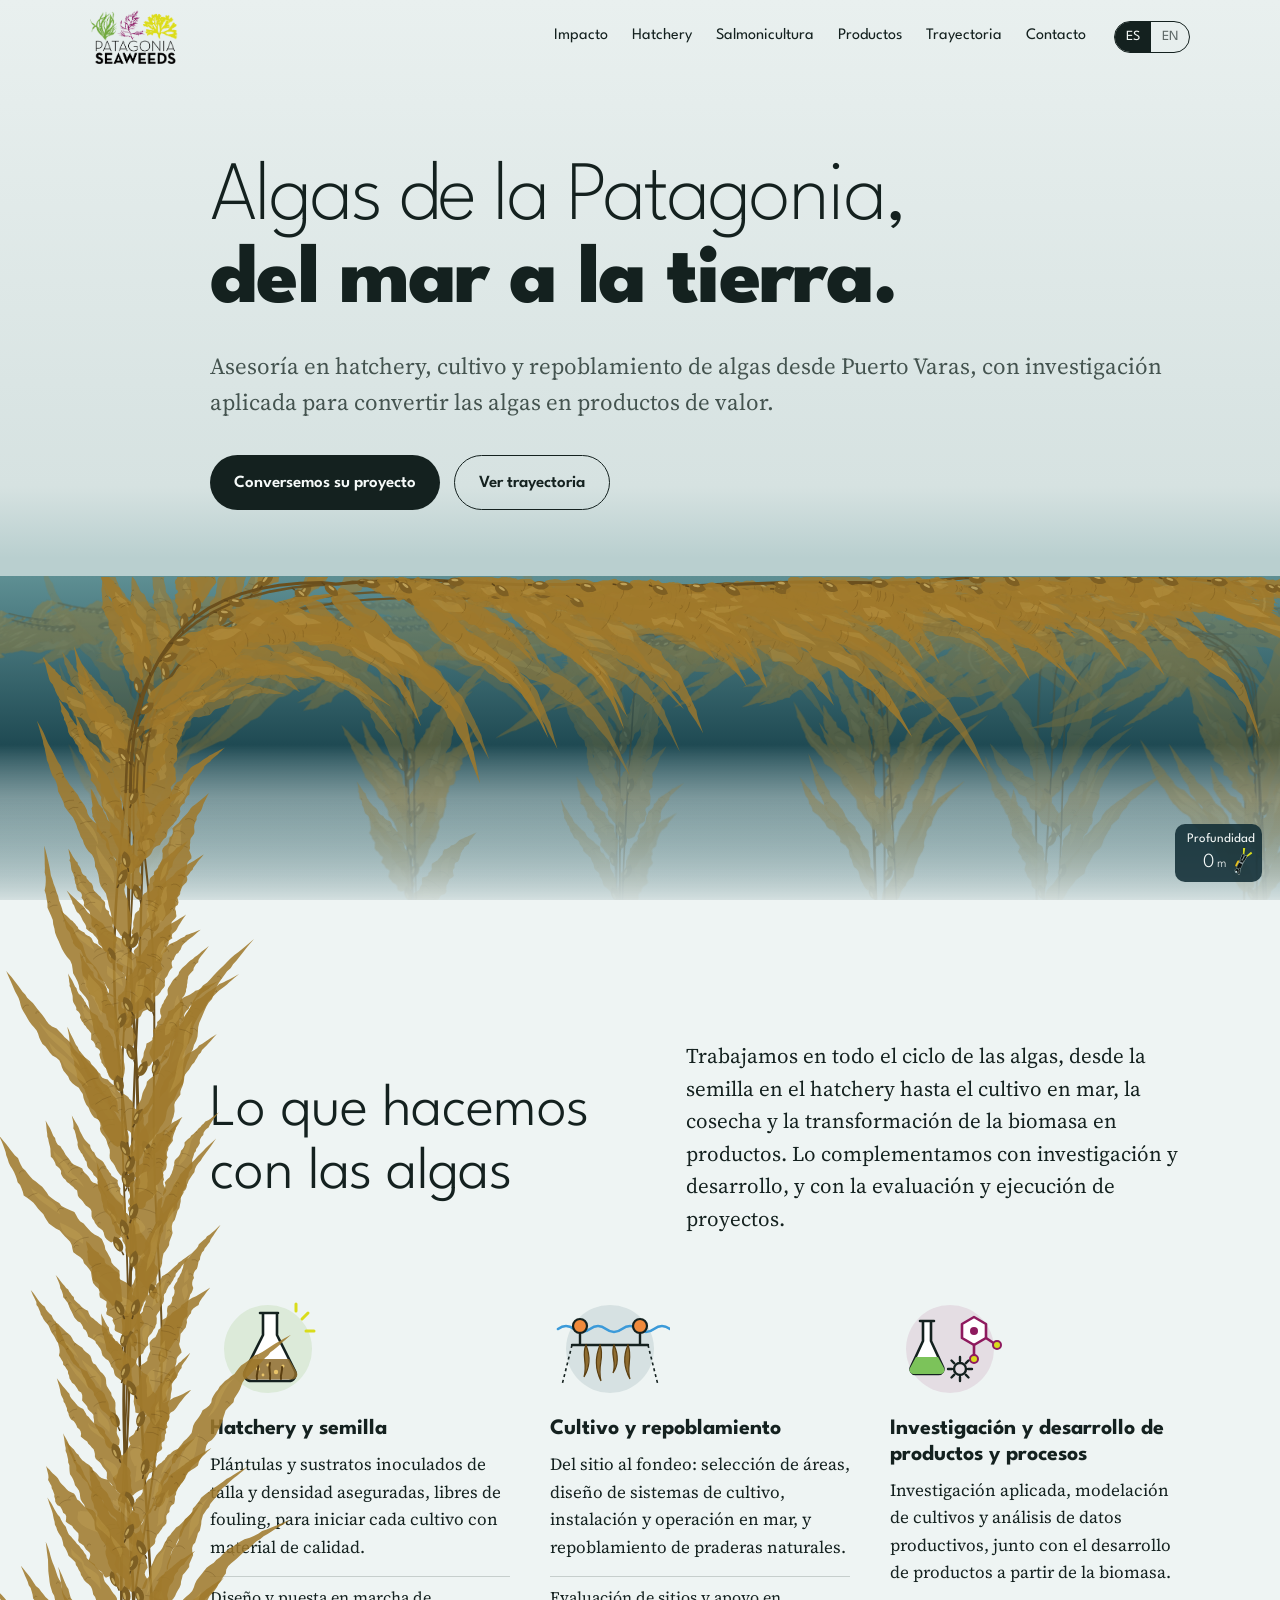
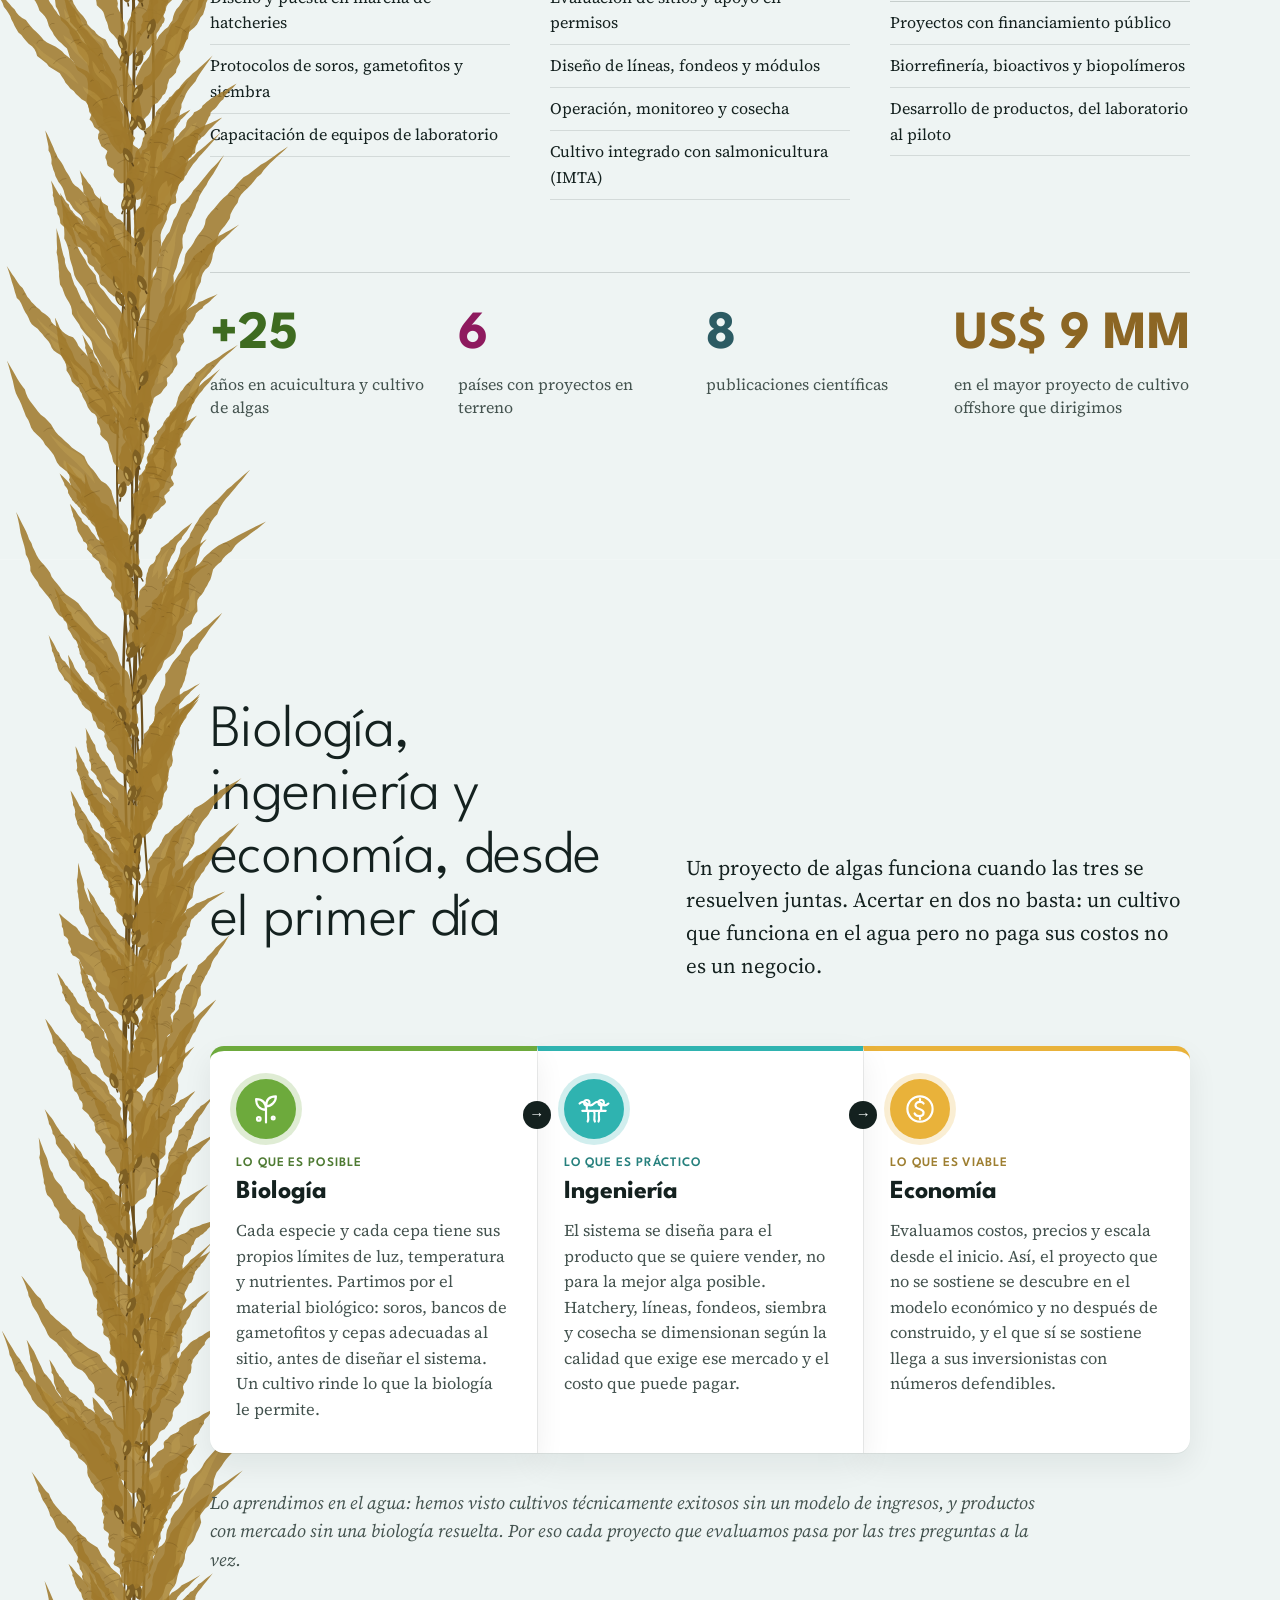
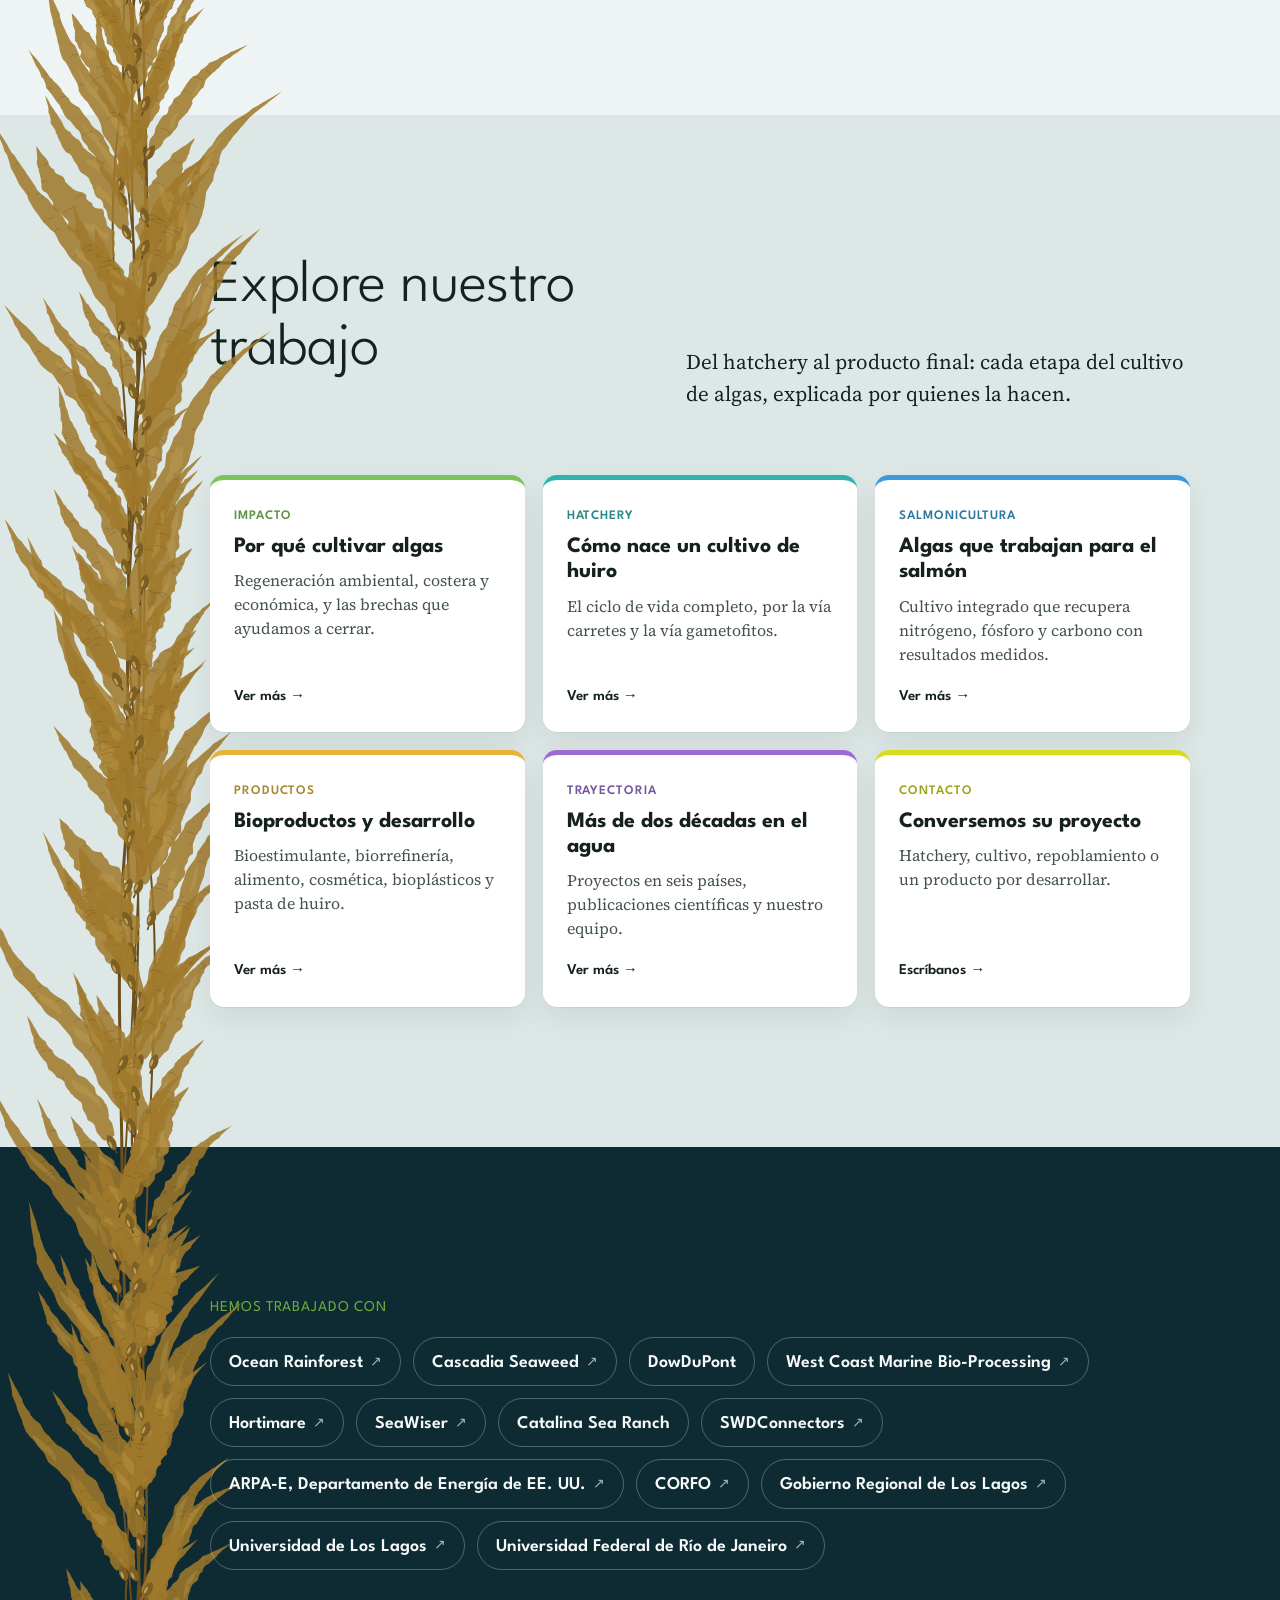
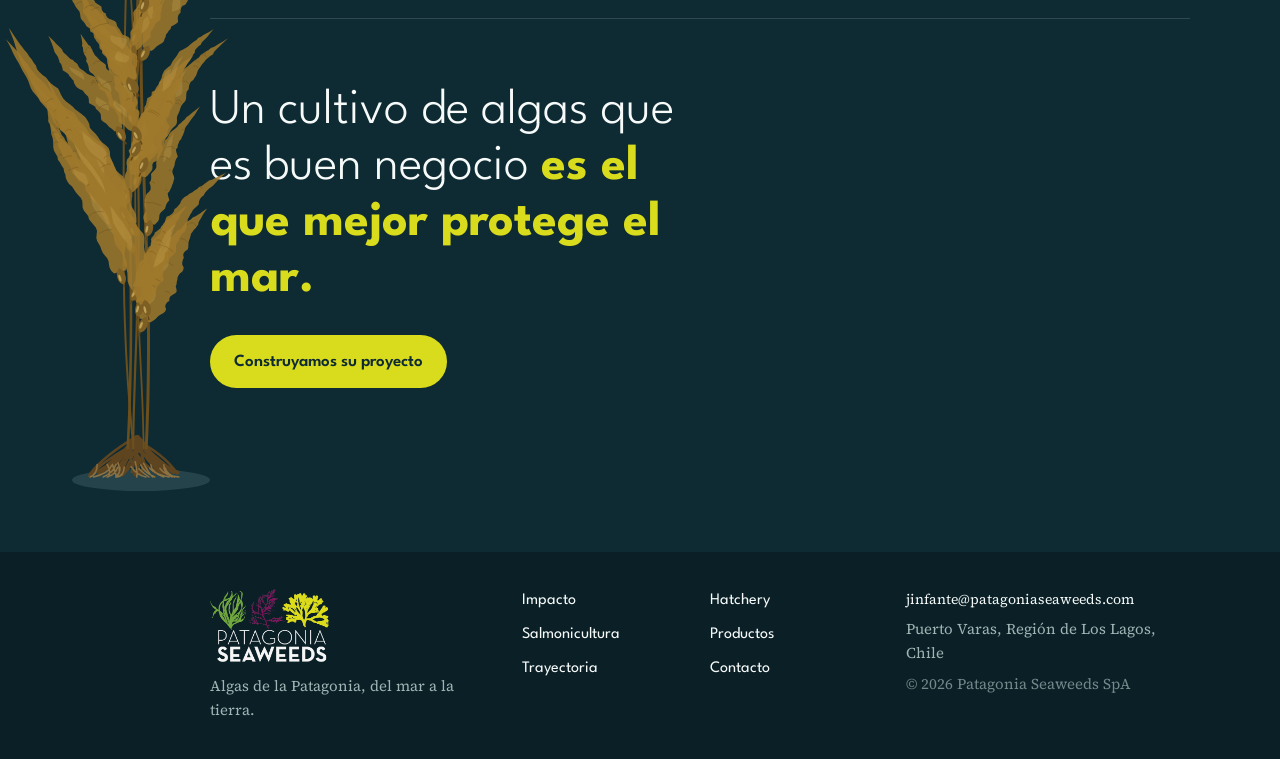
<file: index.html>
<!DOCTYPE html>

<html lang="es"><head>
<meta charset="utf-8"/>
<meta content="width=device-width, initial-scale=1.0" name="viewport"/>
<title>Cultivo de algas y hatchery en Chile | Patagonia Seaweeds</title>
<meta content="Hatchery de algas, cultivo y repoblamiento de huiro (Macrocystis), algas para salmonicultura (IMTA), bioestimulantes y desarrollo de productos. Puerto Varas, Chile." name="description"/>
<link href="https://www.patagoniaseaweeds.com/" rel="canonical"/>
<link href="https://www.patagoniaseaweeds.com/" hreflang="es" rel="alternate"/>
<link href="https://www.patagoniaseaweeds.com/en/" hreflang="en" rel="alternate"/>
<link href="https://www.patagoniaseaweeds.com/" hreflang="x-default" rel="alternate"/>
<meta content="index, follow, max-image-preview:large, max-snippet:-1" name="robots"/>
<meta content="#0E2A33" name="theme-color"/>
<meta content="website" property="og:type"/>
<meta content="Patagonia Seaweeds" property="og:site_name"/>
<meta content="es_CL" property="og:locale"/>
<meta content="en_US" property="og:locale:alternate"/>
<meta content="https://www.patagoniaseaweeds.com/" property="og:url"/>
<meta content="Cultivo de algas y hatchery en Chile | Patagonia Seaweeds" property="og:title"/>
<meta content="Hatchery de algas, cultivo y repoblamiento de huiro (Macrocystis), algas para salmonicultura (IMTA), bioestimulantes y desarrollo de productos. Puerto Varas, Chile." property="og:description"/>
<meta content="https://www.patagoniaseaweeds.com/images/og.jpg" property="og:image"/>
<meta content="summary_large_image" name="twitter:card"/>
<link href="/favicon.ico" rel="icon" sizes="any"/>
<link href="/favicon-48.png" rel="icon" sizes="48x48" type="image/png"/>
<link href="/favicon-96.png" rel="icon" sizes="96x96" type="image/png"/>
<link href="/favicon-192.png" rel="icon" sizes="192x192" type="image/png"/>
<link href="/favicon.png" rel="apple-touch-icon" sizes="180x180"/>
<script type="application/ld+json">
  {
    "@context": "https://schema.org",
    "@graph": [
      {
        "@type": ["Organization", "ProfessionalService"],
        "@id": "https://www.patagoniaseaweeds.com/#org",
        "name": "Patagonia Seaweeds SpA",
        "alternateName": "Patagonia Seaweeds",
        "url": "https://www.patagoniaseaweeds.com/",
        "logo": "https://www.patagoniaseaweeds.com/images/logo-color.png",
        "image": "https://www.patagoniaseaweeds.com/images/og.jpg",
        "foundingDate": "2015-10-02",
        "founder": { "@id": "https://www.patagoniaseaweeds.com/#javier" },
        "address": { "@type": "PostalAddress", "addressLocality": "Puerto Varas", "addressRegion": "Región de Los Lagos", "addressCountry": "CL" },
        "areaServed": [{ "@type": "Country", "name": "Chile" }, { "@type": "Place", "name": "Internacional" }],
        "email": "jinfante@patagoniaseaweeds.com",
        "description": "Empresa de Puerto Varas, Chile, especializada en hatchery de algas, cultivo y repoblamiento de huiro (Macrocystis pyrifera), cultivo de algas junto a centros de salmón (IMTA), bioestimulantes, biorrefinería y desarrollo de productos a partir de algas.",
        "knowsAbout": ["cultivo de algas", "hatchery de algas", "Macrocystis pyrifera", "huiro", "kelp", "repoblamiento de algas", "acuicultura multitrófica integrada (IMTA)", "bioestimulantes de algas", "biorrefinería de algas", "alginato", "fucoidano"],
        "knowsLanguage": ["es", "en"],
        "hasOfferCatalog": {
          "@type": "OfferCatalog",
          "name": "Servicios",
          "itemListElement": [
            { "@type": "Offer", "itemOffered": { "@type": "Service", "name": "Hatchery y semilla de algas", "description": "Diseño y puesta en marcha de hatcheries, protocolos de soros, gametofitos y siembra, y capacitación de equipos." } },
            { "@type": "Offer", "itemOffered": { "@type": "Service", "name": "Cultivo y repoblamiento de algas", "description": "Evaluación de sitios, diseño de líneas y fondeos, operación, monitoreo, cosecha y repoblamiento de praderas naturales." } },
            { "@type": "Offer", "itemOffered": { "@type": "Service", "name": "Algas para salmonicultura (IMTA)", "description": "Cultivo de algas junto a centros de salmón para recuperar nitrógeno, fósforo y carbono, con resultados medidos y verificables." } },
            { "@type": "Offer", "itemOffered": { "@type": "Service", "name": "Investigación y desarrollo de productos y procesos", "description": "Biorrefinería, bioestimulantes, alimento animal, alimentación humana, cosmética y bioplásticos a partir de algas." } }
          ]
        }
      },
      {
        "@type": "Person",
        "@id": "https://www.patagoniaseaweeds.com/#javier",
        "name": "Javier Infante Rosselot",
        "jobTitle": "Fundador y gerente general",
        "worksFor": { "@id": "https://www.patagoniaseaweeds.com/#org" },
        "url": "https://www.patagoniaseaweeds.com/trayectoria/",
        "image": "https://www.patagoniaseaweeds.com/images/fotos/perfil-javier.jpg",
        "description": "Ingeniero en acuicultura y MBA, fundador y gerente general de Patagonia Seaweeds, con más de dos décadas en acuicultura y cultivo de algas, hatchery y biorrefinería en Chile, Estados Unidos, Islas Feroe y Canadá.",
        "homeLocation": { "@type": "Place", "name": "Puerto Varas, Los Lagos, Chile" },
        "knowsAbout": ["cultivo de algas", "Macrocystis pyrifera", "hatchery de algas", "acuicultura multitrófica integrada (IMTA)", "biorrefinería de algas"],
        "sameAs": ["https://www.linkedin.com/in/javierinfanter/", "https://scholar.google.com/citations?user=zl6IebwAAAAJ", "https://www.researchgate.net/profile/Javier-Infante-Rosselot"]
      },
      {
        "@type": "WebSite",
        "@id": "https://www.patagoniaseaweeds.com/#web",
        "url": "https://www.patagoniaseaweeds.com/",
        "name": "Patagonia Seaweeds",
        "inLanguage": ["es", "en"],
        "publisher": { "@id": "https://www.patagoniaseaweeds.com/#org" }
      }
    ]
  }
  </script>
<link href="https://fonts.googleapis.com" rel="preconnect"/>
<link crossorigin="" href="https://fonts.gstatic.com" rel="preconnect"/>
<link href="https://fonts.googleapis.com/css2?family=League+Spartan:wght@200;300;600;700;800&amp;family=Source+Serif+4:ital,opsz,wght@0,8..60,400;0,8..60,600;1,8..60,400&amp;display=swap" rel="stylesheet"/>
<link href="/css/style.css?v=202611200930" rel="stylesheet"/>
</head><body><a class="skip" data-i18n="skip" href="#main">Saltar al contenido</a><header class="nav" id="nav">
<div class="nav-inner">
<a aria-label="Patagonia Seaweeds, inicio" class="brand" href="/">
<img alt="Patagonia Seaweeds" class="logo-dark" height="48" src="/images/logo-color.png" width="78"/>
<img alt="" class="logo-light" height="48" src="/images/logo-claro.png" width="78"/>
</a>
<nav aria-label="Principal" class="nav-links" id="navlinks">
      <a data-i18n="nav8" href="/impacto/">Impacto</a>
      <a data-i18n="nav2" href="/hatchery/">Hatchery</a>
      <a data-i18n="nav6" href="/salmonicultura/">Salmonicultura</a>
      <a data-i18n="nav7" href="/productos/">Productos</a>
      <a data-i18n="nav4" href="/trayectoria/">Trayectoria</a>
      <a data-i18n="nav5" href="/contacto/">Contacto</a>
    </nav>
<div aria-label="Idioma / Language" class="lang" role="group">
<a aria-current="true" href="/" hreflang="es" lang="es">ES</a>
<a href="/en/" hreflang="en" lang="en">EN</a>
</div>
<button aria-controls="navlinks" aria-expanded="false" aria-label="Menú" class="burger" id="burger"><span></span><span></span><span></span></button>
</div>
</header><main id="main"><svg aria-hidden="true" class="kelp-lane" id="kelpLane"></svg><section class="hero" data-depth="0" id="inicio">
<div class="wrap hero-copy">
<h1 class="rise"><span data-i18n="h1a">Algas de la Patagonia,</span> <span class="strong" data-i18n="h1b">del mar a la tierra.</span></h1>
<p class="lead rise d1" data-i18n="hero_lead">Asesoría en hatchery, cultivo y repoblamiento de algas desde Puerto Varas, con investigación aplicada para convertir las algas en productos de valor.</p>
<div class="hero-cta rise d2">
<a class="btn btn-kelp" data-i18n="cta1" href="/contacto/">Conversemos su proyecto</a>
<a class="btn btn-line" data-i18n="cta2" href="/trayectoria/">Ver trayectoria</a>
</div>
</div>
<div aria-hidden="true" class="sea">
<svg preserveaspectratio="xMidYMin slice" viewbox="0 0 1440 380">
<defs>
<lineargradient id="water" x1="0" x2="0" y1="0" y2="1">
<stop offset="0" stop-color="#5E8F93"></stop>
<stop offset=".5" stop-color="#1F4A53"></stop>
<stop offset="1" stop-color="#EEF4F3" stop-opacity="0"></stop>
</lineargradient>
<lineargradient id="fade" x1="0" x2="0" y1="0" y2="1">
<stop offset="0" stop-color="#2C5B63" stop-opacity="0"></stop>
<stop offset="1" stop-color="#EEF4F3"></stop>
</lineargradient>
</defs>
<rect fill="url(#water)" height="380" width="1440" x="0" y="0"></rect>
<g id="canopy" opacity=".5"></g>
<rect fill="url(#fade)" height="130" width="1440" x="0" y="250"></rect>
</svg>
</div>
</section><section class="band-surface" data-depth="4" id="que-hacemos">
<div class="wrap">
<div class="intro">
<h2 data-i18n="wwd_h">Lo que hacemos con las algas</h2>
<p class="lead" data-i18n="wwd_p">Trabajamos en todo el ciclo de las algas, desde la semilla en el hatchery hasta el cultivo en mar, la cosecha y la transformación de la biomasa en productos. Lo complementamos con investigación y desarrollo, y con la evaluación y ejecución de proyectos.</p>
</div>
<div class="lines">
<article class="line">
<div class="line-alga"><svg aria-hidden="true" class="line-ic" viewbox="0 0 120 96"><circle cx="58" cy="50" fill="#6DAA3C" fill-opacity=".14" r="44"></circle>
<path d="M50 14 h18 M53 14 v22 l-18 36 a7 7 0 0 0 6.3 10 h37.4 a7 7 0 0 0 6.3 -10 l-18 -36 v-22" fill="#fff" stroke="#14211F" stroke-linecap="round" stroke-linejoin="round" stroke-width="2.6"></path>
<path d="M41 60 h38 l7.6 13 a5 5 0 0 1 -4.4 7.5 H37.8 a5 5 0 0 1 -4.4 -7.5z" fill="#8C6A2A" fill-opacity=".85"></path>
<g fill="#E9C46A"><circle cx="48" cy="70" r="2"></circle><circle cx="58" cy="66" r="1.6"></circle><circle cx="66" cy="73" r="2.2"></circle><circle cx="73" cy="67" r="1.5"></circle><circle cx="53" cy="76" r="1.4"></circle></g>
<path d="M47 80 c-1 -6 2 -9 1 -14 M60 80 c1 -7 -2 -10 0 -16 M71 80 c-1 -5 2 -8 1 -12" fill="none" stroke="#5A3E10" stroke-linecap="round" stroke-width="2"></path>
<path d="M92 20 l6 -6 M96 32 h8 M86 12 v-7" stroke="#D9DC1C" stroke-linecap="round" stroke-width="3"></path></svg></div>
<h3 data-i18n="l1_h">Hatchery y semilla</h3>
<p data-i18n="l1_p">Plántulas y sustratos inoculados de talla y densidad aseguradas, libres de fouling, para iniciar cada cultivo con material de calidad.</p>
<ul>
<li data-i18n="l1_a">Diseño y puesta en marcha de hatcheries</li>
<li data-i18n="l1_b">Protocolos de soros, gametofitos y siembra</li>
<li data-i18n="l1_c">Capacitación de equipos de laboratorio</li>
</ul>
</article>
<article class="line">
<div class="line-alga"><svg aria-hidden="true" class="line-ic" viewbox="0 0 120 96"><circle cx="60" cy="50" fill="#2C5B63" fill-opacity=".12" r="44"></circle>
<path d="M8 30 q8 -6 16 0 t16 0 t16 0 t16 0 t16 0 t16 0 t16 0" fill="none" stroke="#3B9AD9" stroke-linecap="round" stroke-width="2.6"></path>
<circle cx="30" cy="27" fill="#F08A3C" r="7" stroke="#14211F" stroke-width="2.2"></circle><circle cx="90" cy="27" fill="#F08A3C" r="7" stroke="#14211F" stroke-width="2.2"></circle>
<path d="M30 34 v12 M90 34 v12 M22 46 h76" fill="none" stroke="#14211F" stroke-linecap="round" stroke-width="2.4"></path>
<g fill="#8E6C30" stroke="#5A3E10" stroke-width="1.2"><path d="M36 46 c-5 10 2 18 -2 32 c6 -10 6 -22 2 -32z"></path><path d="M50 46 c5 12 -3 20 1 36 c-6 -12 -6 -24 -1 -36z"></path><path d="M64 46 c-4 9 3 17 -1 28 c6 -9 5 -19 1 -28z"></path><path d="M78 46 c5 12 -2 22 2 34 c-6 -11 -7 -23 -2 -34z"></path></g>
<path d="M22 46 l-10 40 M98 46 l10 40" stroke="#14211F" stroke-dasharray="3 3" stroke-width="1.6"></path></svg></div>
<h3 data-i18n="l2_h">Cultivo y repoblamiento</h3>
<p data-i18n="l2_p">Del sitio al fondeo: selección de áreas, diseño de sistemas de cultivo, instalación y operación en mar, y repoblamiento de praderas naturales.</p>
<ul>
<li data-i18n="l2_a">Evaluación de sitios y apoyo en permisos</li>
<li data-i18n="l2_b">Diseño de líneas, fondeos y módulos</li>
<li data-i18n="l2_c">Operación, monitoreo y cosecha</li>
<li data-i18n="l2_d">Cultivo integrado con salmonicultura (IMTA)</li>
</ul>
</article>
<article class="line">
<div class="line-alga"><svg aria-hidden="true" class="line-ic" viewbox="0 0 120 96"><circle cx="60" cy="50" fill="#8E1A5E" fill-opacity=".10" r="44"></circle>
<path d="M30 22 h14 M33 22 v20 l-12 26 a5 5 0 0 0 4.5 7 h23 a5 5 0 0 0 4.5 -7 l-12 -26 v-20" fill="#fff" stroke="#14211F" stroke-linecap="round" stroke-linejoin="round" stroke-width="2.6"></path>
<path d="M26 58 h22 l6 11 a4 4 0 0 1 -3.6 6 H23.6 a4 4 0 0 1 -3.6 -6z" fill="#7CC35A"></path>
<g transform="translate(84 32)"><path d="M0 -14 l12 7 v14 l-12 7 l-12 -7 v-14z" fill="#fff" stroke="#8E1A5E" stroke-linejoin="round" stroke-width="2.6"></path><circle fill="#8E1A5E" r="4"></circle><path d="M12 7 l9 6 M0 14 v11" stroke="#8E1A5E" stroke-linecap="round" stroke-width="2.6"></path><circle cx="23" cy="14" fill="#D9DC1C" r="4" stroke="#8E1A5E" stroke-width="2"></circle><circle cy="28" fill="#D9DC1C" r="4" stroke="#8E1A5E" stroke-width="2"></circle></g>
<g fill="none" stroke="#14211F" stroke-width="2.4" transform="translate(70 70)"><circle r="6"></circle><path d="M0 -12 v4 M0 8 v4 M-12 0 h4 M8 0 h4 M-8.5 -8.5 l2.8 2.8 M5.7 5.7 l2.8 2.8 M-8.5 8.5 l2.8 -2.8 M5.7 -5.7 l2.8 -2.8" stroke-linecap="round"></path></g></svg></div>
<h3 data-i18n="l3_h">Investigación y desarrollo de productos y procesos</h3>
<p data-i18n="l3_p">Investigación aplicada, modelación de cultivos y análisis de datos productivos, junto con el desarrollo de productos a partir de la biomasa.</p>
<ul>
<li data-i18n="l3_a">Proyectos con financiamiento público</li>
<li data-i18n="l3_b">Biorrefinería, bioactivos y biopolímeros</li>
<li data-i18n="l3_c">Desarrollo de productos, del laboratorio al piloto</li>
</ul>
</article>
</div>
<ul aria-label="Trayectoria en cifras" class="stats">
<li><span class="st-n">+25</span><span class="st-l" data-i18n="st1">años en acuicultura y cultivo de algas</span></li>
<li><span class="st-n">6</span><span class="st-l" data-i18n="st2">países con proyectos en terreno</span></li>
<li><span class="st-n">8</span><span class="st-l" data-i18n="st3">publicaciones científicas</span></li>
<li><span class="st-n">US$ 9 MM</span><span class="st-l" data-i18n="st4">en el mayor proyecto de cultivo offshore que dirigimos</span></li>
</ul>
</div>
</section><section class="band-surface band-line" data-depth="6" id="enfoque">
<div class="wrap">
<div class="intro">
<h2 data-i18n="tr_h">Biología, ingeniería y economía, desde el primer día</h2>
<p class="lead" data-i18n="tr_p">Un proyecto de algas funciona cuando las tres se resuelven juntas. Acertar en dos no basta: un cultivo que funciona en el agua pero no paga sus costos no es un negocio.</p>
</div>
<ol class="triad">
<li style="--c:#6DAA3C"><span class="tr-ic"><svg aria-hidden="true" viewbox="0 0 40 40"><g fill="none" stroke="currentColor" stroke-linecap="round" stroke-linejoin="round" stroke-width="2.4"><path d="M20 35 V14"></path><path d="M20 21 C 13 21, 9 16, 9 9 C 16 9, 20 13, 20 21z M20 17 C 26 17, 31 12, 31 6 C 24 6, 20 10, 20 17z"></path><circle cx="12" cy="31" r="2"></circle><circle cx="28" cy="30" r="1.6"></circle></g></svg></span><span class="tr-k" data-i18n="tr1_k">Lo que es posible</span><h3 data-i18n="tr1_h">Biología</h3><p data-i18n="tr1_p">Cada especie y cada cepa tiene sus propios límites de luz, temperatura y nutrientes. Partimos por el material biológico: soros, bancos de gametofitos y cepas adecuadas al sitio, antes de diseñar el sistema. Un cultivo rinde lo que la biología le permite.</p></li>
<li style="--c:#2FB3B0"><span class="tr-ic"><svg aria-hidden="true" viewbox="0 0 40 40"><g fill="none" stroke="currentColor" stroke-linecap="round" stroke-linejoin="round" stroke-width="2.4"><path d="M4 14 q4 -4 8 0 t8 0 t8 0 t8 0"></path><circle cx="12" cy="13" r="3"></circle><circle cx="28" cy="13" r="3"></circle><path d="M12 16 v6 M28 16 v6 M7 22 h26"></path><path d="M14 22 c-2 5 1 8 -1 12 M20 22 c2 5 -1 8 1 12 M26 22 c-2 5 1 8 -1 12"></path></g></svg></span><span class="tr-k" data-i18n="tr2_k">Lo que es práctico</span><h3 data-i18n="tr2_h">Ingeniería</h3><p data-i18n="tr2_p">El sistema se diseña para el producto que se quiere vender, no para la mejor alga posible. Hatchery, líneas, fondeos, siembra y cosecha se dimensionan según la calidad que exige ese mercado y el costo que puede pagar.</p></li>
<li style="--c:#E9B23A"><span class="tr-ic"><svg aria-hidden="true" viewbox="0 0 40 40"><g fill="none" stroke="currentColor" stroke-linecap="round" stroke-linejoin="round" stroke-width="2.4"><circle cx="20" cy="20" r="14"></circle><path d="M24 14 c-1 -2 -3 -2 -4 -2 c-3 0 -5 1.5 -5 4 c0 5 9 3 9 8 c0 2.5 -2 4 -5 4 c-2 0 -4 -1 -5 -3 M20 9 v3 M20 28 v3"></path></g></svg></span><span class="tr-k" data-i18n="tr3_k">Lo que es viable</span><h3 data-i18n="tr3_h">Economía</h3><p data-i18n="tr3_p">Evaluamos costos, precios y escala desde el inicio. Así, el proyecto que no se sostiene se descubre en el modelo económico y no después de construido, y el que sí se sostiene llega a sus inversionistas con números defendibles.</p></li>
</ol>
<p class="tr-note" data-i18n="tr_note">Lo aprendimos en el agua: hemos visto cultivos técnicamente exitosos sin un modelo de ingresos, y productos con mercado sin una biología resuelta. Por eso cada proyecto que evaluamos pasa por las tres preguntas a la vez.</p>
</div>
</section><section class="band-glacial" data-depth="8" id="explora"><div class="wrap">
<div class="intro"><h2 data-i18n="ex_h">Explore nuestro trabajo</h2>
<p class="lead" data-i18n="ex_p">Del hatchery al producto final: cada etapa del cultivo de algas, explicada por quienes la hacen.</p></div>
<ul class="explore">
<li style="--c:#7CC35A"><a href="/impacto/"><span class="ex-k" data-i18n="nav8">Impacto</span><h3 data-i18n="ex1_h">Por qué cultivar algas</h3><p data-i18n="ex1_p">Regeneración ambiental, costera y económica, y las brechas que ayudamos a cerrar.</p><span class="ex-more" data-i18n="ex_more">Ver más</span></a></li>
<li style="--c:#2FB3B0"><a href="/hatchery/"><span class="ex-k" data-i18n="nav2">Hatchery</span><h3 data-i18n="ex2_h">Cómo nace un cultivo de huiro</h3><p data-i18n="ex2_p">El ciclo de vida completo, por la vía carretes y la vía gametofitos.</p><span class="ex-more" data-i18n="ex_more">Ver más</span></a></li>
<li style="--c:#3B9AD9"><a href="/salmonicultura/"><span class="ex-k" data-i18n="nav6">Salmonicultura</span><h3 data-i18n="ex3_h">Algas que trabajan para el salmón</h3><p data-i18n="ex3_p">Cultivo integrado que recupera nitrógeno, fósforo y carbono con resultados medidos.</p><span class="ex-more" data-i18n="ex_more">Ver más</span></a></li>
<li style="--c:#E9B23A"><a href="/productos/"><span class="ex-k" data-i18n="nav7">Productos</span><h3 data-i18n="ex4_h">Bioproductos y desarrollo</h3><p data-i18n="ex4_p">Bioestimulante, biorrefinería, alimento, cosmética, bioplásticos y pasta de huiro.</p><span class="ex-more" data-i18n="ex_more">Ver más</span></a></li>
<li style="--c:#9B6BD1"><a href="/trayectoria/"><span class="ex-k" data-i18n="nav4">Trayectoria</span><h3 data-i18n="ex5_h">Más de dos décadas en el agua</h3><p data-i18n="ex5_p">Proyectos en seis países, publicaciones científicas y nuestro equipo.</p><span class="ex-more" data-i18n="ex_more">Ver más</span></a></li>
<li style="--c:#D9DC1C"><a href="/contacto/"><span class="ex-k" data-i18n="nav5">Contacto</span><h3 data-i18n="ex6_h">Conversemos su proyecto</h3><p data-i18n="ex6_p">Hatchery, cultivo, repoblamiento o un producto por desarrollar.</p><span class="ex-more" data-i18n="ex_write">Escríbanos</span></a></li>
</ul></div></section><section class="band-fjord" data-depth="32" id="aliados">
<div class="wrap">
<div class="allies">
<p class="allies-t" data-i18n="al_t">Hemos trabajado con</p>
<ul class="allies-list">
<li><a href="https://www.oceanrainforest.com/" rel="noopener" target="_blank">Ocean Rainforest</a></li>
<li><a href="https://www.cascadiaseaweed.com/" rel="noopener" target="_blank">Cascadia Seaweed</a></li>
<li>DowDuPont</li>
<li><a href="https://www.kelpgrow.it/" rel="noopener" target="_blank">West Coast Marine Bio-Processing</a></li>
<li><a href="https://hortimare.com/" rel="noopener" target="_blank">Hortimare</a></li>
<li><a href="https://www.seawiser.com/" rel="noopener" target="_blank">SeaWiser</a></li>
<li>Catalina Sea Ranch</li>
<li><a href="https://swdconnectors.com/" rel="noopener" target="_blank">SWDConnectors</a></li>
<li><a data-i18n="al3" href="https://arpa-e.energy.gov/" rel="noopener" target="_blank">ARPA-E, Departamento de Energía de EE. UU.</a></li>
<li><a href="https://www.corfo.gob.cl/" rel="noopener" target="_blank">CORFO</a></li>
<li><a data-i18n="al5" href="https://www.goreloslagos.cl/" rel="noopener" target="_blank">Gobierno Regional de Los Lagos</a></li>
<li><a href="https://www.ulagos.cl/vicerrectoria-de-investigacion-innovacion-y-creacion/vicerrectoria-de-investigacion-innovacion-y-creacion/centros-de-investigacion/" rel="noopener" target="_blank">Universidad de Los Lagos</a></li>
<li><a data-i18n="al6" href="https://ibqm.bioqmed.ufrj.br/laboratorios/laboratorio-de-bioquimica-e-biologia-celular-de-glicoconjugados/" rel="noopener" target="_blank">Universidad Federal de Río de Janeiro</a></li>
</ul>
</div>
<blockquote class="manifest">
<p><span data-i18n="mf_a">Un cultivo de algas que es buen negocio</span> <strong data-i18n="mf_b">es el que mejor protege el mar.</strong></p>
<a class="btn btn-fucus" data-i18n="mf_cta" href="/contacto/">Construyamos su proyecto</a>
</blockquote>
</div>
</section></main><footer><div class="wrap foot">
<div class="foot-brand"><img alt="Patagonia Seaweeds" height="74" src="/images/logo-claro.png" style="width:120px;height:auto" width="120"/>
<p data-i18n="ft_tag">Algas de la Patagonia, del mar a la tierra.</p></div>
<nav aria-label="Sitio" class="foot-nav">
<a data-i18n="nav8" href="/impacto/">Impacto</a><a data-i18n="nav2" href="/hatchery/">Hatchery</a><a data-i18n="nav6" href="/salmonicultura/">Salmonicultura</a>
<a data-i18n="nav7" href="/productos/">Productos</a><a data-i18n="nav4" href="/trayectoria/">Trayectoria</a><a data-i18n="nav5" href="/contacto/">Contacto</a>
</nav>
<div class="foot-ct"><a href="mailto:jinfante@patagoniaseaweeds.com">jinfante@patagoniaseaweeds.com</a>
<p data-i18n="ft_loc">Puerto Varas, Región de Los Lagos, Chile</p>
<p class="foot-c">© <span id="yr">2026</span> Patagonia Seaweeds SpA</p></div>
</div></footer><div aria-controls="depthTip" aria-expanded="false" class="depth" id="depth" role="button" tabindex="0"><span data-i18n="depth">Profundidad</span><strong><span class="dv"><span id="depthVal">0</span><em>m</em></span><svg class="diver" height="28" viewbox="0 0 26 44" width="17">
<g transform="translate(13 22) rotate(-64) translate(-23 -14)">
<g class="fin fin-a"><path d="M33 11.6 L44 6.5 L45.5 9.5 L35 13z" fill="#D9DC1C"></path></g>
<g class="fin fin-b"><path d="M33 15.4 L44 20.5 L42.5 23.3 L32.6 17.6z" fill="#D9DC1C"></path></g>
<path d="M24 12.2 L34 11.4 M24 15.6 L34 16.2" stroke="#9FB6B5" stroke-linecap="round" stroke-width="4"></path>
<path d="M24 12.2 L34 11.4 M24 15.6 L34 16.2" stroke="#0B1112" stroke-linecap="round" stroke-width="2.8"></path>
<rect fill="#E8C21C" height="4" rx="2" stroke="#0B1112" stroke-width=".5" width="11" x="12.5" y="7"></rect>
<path d="M10.5 13.9 C 10.5 10.6, 13 10.4, 18 10.6 L 25 11.4 C 26.6 11.6, 26.6 16.4, 25 16.6 L 18 17.3 C 13 17.5, 10.5 17.2, 10.5 13.9z" fill="#0B1112" stroke="#9FB6B5" stroke-width=".7"></path>
<path d="M21.6 10.6 L 21.6 17.2" stroke="#8C979B" stroke-width="2.4"></path>
<path d="M12 16 L 4.5 18.5" stroke="#9FB6B5" stroke-linecap="round" stroke-width="3.4"></path>
<path d="M12 16 L 4.5 18.5" stroke="#0B1112" stroke-linecap="round" stroke-width="2.2"></path>
<circle cx="7.6" cy="13.6" fill="#0B1112" r="3.3" stroke="#9FB6B5" stroke-width=".7"></circle>
<rect fill="#CFE3E8" height="2.8" rx=".9" width="3" x="4.1" y="11.8"></rect>
</g>
<g class="bub" fill="none" stroke="#CFE3E8" stroke-width=".9"><circle cx="2.6" cy="36.5" r="1.6"></circle><circle cx="2" cy="36.5" r="1.1"></circle><circle cx="3" cy="36.5" r="1.3"></circle><circle cx="2.2" cy="36.5" r=".9"></circle><circle cx="2.8" cy="36.5" r="1.4"></circle><circle cx="2.4" cy="36.5" r="1"></circle></g>
</svg></strong><div class="depth-tip" hidden="" id="depthTip"><p data-i18n="depth_tip">Al bajar por la página, el buzo desciende. A los 5 metros se encuentra con las líneas de cultivo de algas y a los 15 metros, con un alga fijada al sustrato.</p></div></div><script src="/js/kelp.js?v=202611200930"></script><script src="/js/main.js?v=202611200930"></script></body></html>
</file>
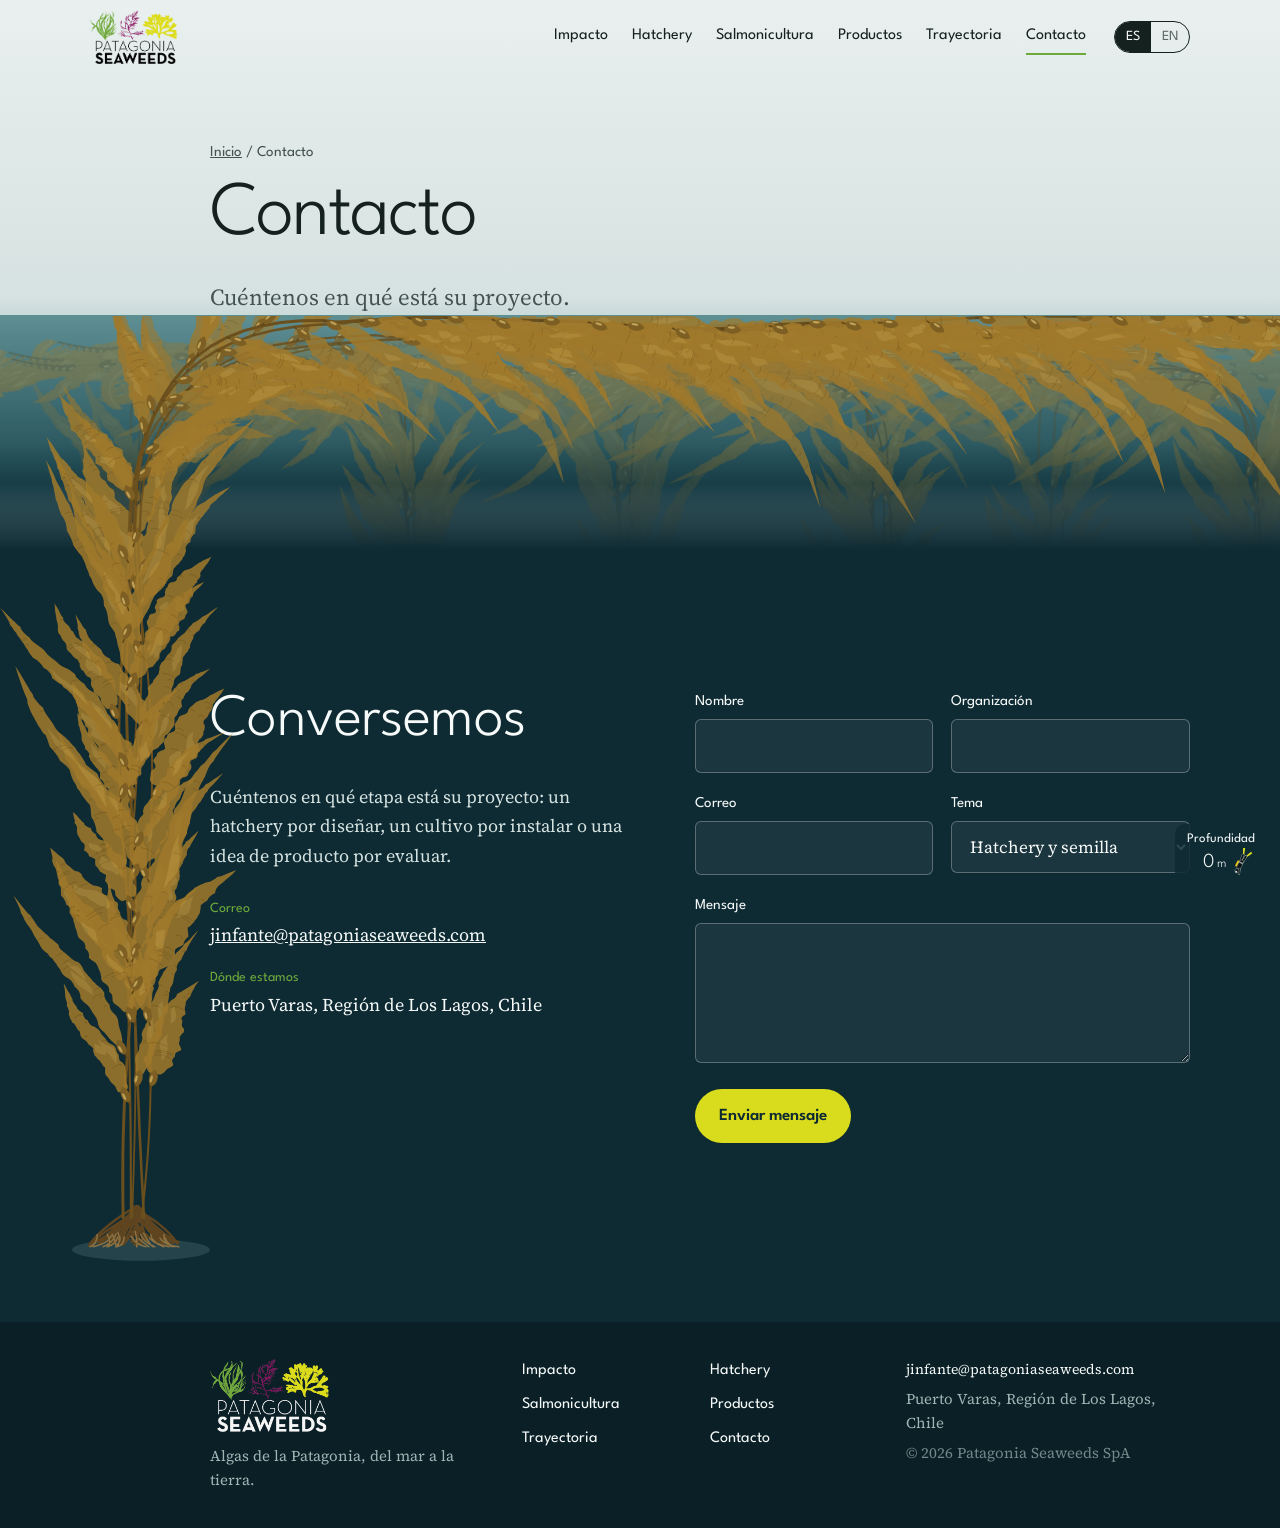
<file: contacto/index.html>
<!DOCTYPE html>

<html lang="es"><head>
<meta charset="utf-8"/>
<meta content="width=device-width, initial-scale=1.0" name="viewport"/>
<title>Contacto | Patagonia Seaweeds</title>
<meta content="Conversemos su proyecto de hatchery, cultivo, repoblamiento o desarrollo de productos con algas. Puerto Varas, Región de Los Lagos, Chile." name="description"/>
<link href="https://www.patagoniaseaweeds.com/contacto/" rel="canonical"/>
<link href="https://www.patagoniaseaweeds.com/contacto/" hreflang="es" rel="alternate"/>
<link href="https://www.patagoniaseaweeds.com/en/contact/" hreflang="en" rel="alternate"/>
<link href="https://www.patagoniaseaweeds.com/contacto/" hreflang="x-default" rel="alternate"/>
<meta content="index, follow, max-image-preview:large, max-snippet:-1" name="robots"/>
<meta content="#0E2A33" name="theme-color"/>
<meta content="website" property="og:type"/>
<meta content="Patagonia Seaweeds" property="og:site_name"/>
<meta content="es_CL" property="og:locale"/>
<meta content="en_US" property="og:locale:alternate"/>
<meta content="https://www.patagoniaseaweeds.com/contacto/" property="og:url"/>
<meta content="Contacto | Patagonia Seaweeds" property="og:title"/>
<meta content="Conversemos su proyecto de hatchery, cultivo, repoblamiento o desarrollo de productos con algas. Puerto Varas, Región de Los Lagos, Chile." property="og:description"/>
<meta content="https://www.patagoniaseaweeds.com/images/og.jpg" property="og:image"/>
<meta content="summary_large_image" name="twitter:card"/>
<link href="/favicon.ico" rel="icon" sizes="any"/>
<link href="/favicon-48.png" rel="icon" sizes="48x48" type="image/png"/>
<link href="/favicon-96.png" rel="icon" sizes="96x96" type="image/png"/>
<link href="/favicon-192.png" rel="icon" sizes="192x192" type="image/png"/>
<link href="/favicon.png" rel="apple-touch-icon" sizes="180x180"/>
<script type="application/ld+json">
  {
  "@context": "https://schema.org",
  "@graph": [
    {
      "@type": "WebPage",
      "@id": "https://www.patagoniaseaweeds.com/contacto/#page",
      "url": "https://www.patagoniaseaweeds.com/contacto/",
      "name": "Contacto | Patagonia Seaweeds",
      "description": "Conversemos su proyecto de hatchery, cultivo, repoblamiento o desarrollo de productos con algas. Puerto Varas, Región de Los Lagos, Chile.",
      "inLanguage": "es",
      "isPartOf": {
        "@id": "https://www.patagoniaseaweeds.com/#web"
      },
      "about": {
        "@id": "https://www.patagoniaseaweeds.com/#org"
      }
    },
    {
      "@type": "BreadcrumbList",
      "itemListElement": [
        {
          "@type": "ListItem",
          "position": 1,
          "name": "Inicio",
          "item": "https://www.patagoniaseaweeds.com/"
        },
        {
          "@type": "ListItem",
          "position": 2,
          "name": "Contacto",
          "item": "https://www.patagoniaseaweeds.com/contacto/"
        }
      ]
    }
  ]
}
  </script>
<link href="https://fonts.googleapis.com" rel="preconnect"/>
<link crossorigin="" href="https://fonts.gstatic.com" rel="preconnect"/>
<link href="https://fonts.googleapis.com/css2?family=League+Spartan:wght@200;300;600;700;800&amp;family=Source+Serif+4:ital,opsz,wght@0,8..60,400;0,8..60,600;1,8..60,400&amp;display=swap" rel="stylesheet"/>
<link href="/css/style.css?v=202611200856" rel="stylesheet"/>
</head><body><a class="skip" data-i18n="skip" href="#main">Saltar al contenido</a><header class="nav" id="nav">
<div class="nav-inner">
<a aria-label="Patagonia Seaweeds, inicio" class="brand" href="/">
<img alt="Patagonia Seaweeds" class="logo-dark" height="48" src="/images/logo-color.png" width="78"/>
<img alt="" class="logo-light" height="48" src="/images/logo-claro.png" width="78"/>
</a>
<nav aria-label="Principal" class="nav-links" id="navlinks">
      <a data-i18n="nav8" href="/impacto/">Impacto</a>
      <a data-i18n="nav2" href="/hatchery/">Hatchery</a>
      <a data-i18n="nav6" href="/salmonicultura/">Salmonicultura</a>
      <a data-i18n="nav7" href="/productos/">Productos</a>
      <a data-i18n="nav4" href="/trayectoria/">Trayectoria</a>
      <a aria-current="page" data-i18n="nav5" href="/contacto/">Contacto</a>
    </nav>
<div aria-label="Idioma / Language" class="lang" role="group">
<a aria-current="true" href="/contacto/" hreflang="es" lang="es">ES</a>
<a href="/en/contact/" hreflang="en" lang="en">EN</a>
</div>
<button aria-controls="navlinks" aria-expanded="false" aria-label="Menú" class="burger" id="burger"><span></span><span></span><span></span></button>
</div>
</header><main id="main"><svg aria-hidden="true" class="kelp-lane" id="kelpLane"></svg><section class="hero hero-sub" data-depth="0" id="top" style="--next:#0E2A33">
<div class="wrap hero-copy"><p class="crumb"><a data-i18n="crumb_home" href="/">Inicio</a> <span aria-hidden="true">/</span> <span data-i18n="nav5">Contacto</span></p><h1 class="rise" data-i18n="ph_contacto">Contacto</h1><p class="lead rise d1" data-i18n="pl_contacto">Cuéntenos en qué está su proyecto.</p></div>
<div aria-hidden="true" class="sea">
<svg preserveaspectratio="xMidYMin slice" viewbox="0 0 1440 380">
<defs>
<lineargradient id="water" x1="0" x2="0" y1="0" y2="1">
<stop offset="0" stop-color="#5E8F93"></stop>
<stop offset=".5" stop-color="#1F4A53"></stop>
<stop offset="1" stop-color="#EEF4F3" stop-opacity="0"></stop>
</lineargradient>
<lineargradient id="fade" x1="0" x2="0" y1="0" y2="1">
<stop offset="0" stop-color="#2C5B63" stop-opacity="0"></stop>
<stop offset="1" stop-color="#EEF4F3"></stop>
</lineargradient>
</defs>
<rect fill="url(#water)" height="380" width="1440" x="0" y="0"></rect>
<g id="canopy" opacity=".5"></g>
<rect fill="url(#fade)" height="130" width="1440" x="0" y="250"></rect>
</svg>
</div>
</section><section class="band-fjord" data-depth="34" id="contacto">
<div class="wrap contact">
<div>
<h2 data-i18n="ct_h">Conversemos</h2>
<p data-i18n="ct_p">Cuéntenos en qué etapa está su proyecto: un hatchery por diseñar, un cultivo por instalar o una idea de producto por evaluar.</p>
<dl>
<dt data-i18n="ct_mail">Correo</dt><dd><a href="mailto:jinfante@patagoniaseaweeds.com">jinfante@patagoniaseaweeds.com</a></dd>
<dt data-i18n="ct_where">Dónde estamos</dt><dd data-i18n="ct_addr">Puerto Varas, Región de Los Lagos, Chile</dd>
</dl>
</div>
<form action="https://api.web3forms.com/submit" id="contactForm" method="POST" novalidate="">
<div class="row2">
<div><label data-i18n="f_name" for="f-name">Nombre</label><input autocomplete="name" id="f-name" name="nombre" required=""/></div>
<div><label data-i18n="f_org" for="f-org">Organización</label><input autocomplete="organization" id="f-org" name="organizacion"/></div>
</div>
<div class="row2">
<div><label data-i18n="f_mail" for="f-mail">Correo</label><input autocomplete="email" id="f-mail" name="email" required="" type="email"/></div>
<div><label data-i18n="f_topic" for="f-topic">Tema</label>
<select id="f-topic" name="tema">
<option data-i18n="o1">Hatchery y semilla</option>
<option data-i18n="o2">Cultivo y repoblamiento</option>
<option data-i18n="o3">Investigación y proyectos</option>
<option data-i18n="o6">Algas para salmonicultura (IMTA)</option>
<option data-i18n="o4">Bioproductos y biorrefinería</option>
<option data-i18n="o5">Otro</option>
</select></div>
</div>
<div><label data-i18n="f_msg" for="f-msg">Mensaje</label><textarea id="f-msg" name="mensaje" required=""></textarea></div>
<input name="access_key" type="hidden" value="47e09b3c-ea7a-40e5-b84d-535577439043"/>
<input name="subject" type="hidden" value="Nuevo mensaje desde patagoniaseaweeds.com"/>
<input name="from_name" type="hidden" value="Sitio web Patagonia Seaweeds"/>
<input name="redirect" type="hidden" value="https://www.patagoniaseaweeds.com/gracias.html"/>
<input aria-hidden="true" autocomplete="off" class="hp" name="botcheck" style="display:none" tabindex="-1" type="checkbox"/>
<button class="btn btn-send" data-i18n="f_send" type="submit">Enviar mensaje</button>
<p class="form-msg" id="formMsg" role="status"></p>
</form>
</div>
</section></main><footer><div class="wrap foot">
<div class="foot-brand"><img alt="Patagonia Seaweeds" height="74" src="/images/logo-claro.png" style="width:120px;height:auto" width="120"/>
<p data-i18n="ft_tag">Algas de la Patagonia, del mar a la tierra.</p></div>
<nav aria-label="Sitio" class="foot-nav">
<a data-i18n="nav8" href="/impacto/">Impacto</a><a data-i18n="nav2" href="/hatchery/">Hatchery</a><a data-i18n="nav6" href="/salmonicultura/">Salmonicultura</a>
<a data-i18n="nav7" href="/productos/">Productos</a><a data-i18n="nav4" href="/trayectoria/">Trayectoria</a><a data-i18n="nav5" href="/contacto/">Contacto</a>
</nav>
<div class="foot-ct"><a href="mailto:jinfante@patagoniaseaweeds.com">jinfante@patagoniaseaweeds.com</a>
<p data-i18n="ft_loc">Puerto Varas, Región de Los Lagos, Chile</p>
<p class="foot-c">© <span id="yr">2026</span> Patagonia Seaweeds SpA</p></div>
</div></footer><div aria-controls="depthTip" aria-expanded="false" class="depth" id="depth" role="button" tabindex="0"><span data-i18n="depth">Profundidad</span><strong><span class="dv"><span id="depthVal">0</span><em>m</em></span><svg class="diver" height="28" viewbox="0 0 26 44" width="17">
<g transform="translate(13 22) rotate(-64) translate(-23 -14)">
<g class="fin fin-a"><path d="M33 11.6 L44 6.5 L45.5 9.5 L35 13z" fill="#D9DC1C"></path></g>
<g class="fin fin-b"><path d="M33 15.4 L44 20.5 L42.5 23.3 L32.6 17.6z" fill="#D9DC1C"></path></g>
<path d="M24 12.2 L34 11.4 M24 15.6 L34 16.2" stroke="#9FB6B5" stroke-linecap="round" stroke-width="4"></path>
<path d="M24 12.2 L34 11.4 M24 15.6 L34 16.2" stroke="#0B1112" stroke-linecap="round" stroke-width="2.8"></path>
<rect fill="#E8C21C" height="4" rx="2" stroke="#0B1112" stroke-width=".5" width="11" x="12.5" y="7"></rect>
<path d="M10.5 13.9 C 10.5 10.6, 13 10.4, 18 10.6 L 25 11.4 C 26.6 11.6, 26.6 16.4, 25 16.6 L 18 17.3 C 13 17.5, 10.5 17.2, 10.5 13.9z" fill="#0B1112" stroke="#9FB6B5" stroke-width=".7"></path>
<path d="M21.6 10.6 L 21.6 17.2" stroke="#8C979B" stroke-width="2.4"></path>
<path d="M12 16 L 4.5 18.5" stroke="#9FB6B5" stroke-linecap="round" stroke-width="3.4"></path>
<path d="M12 16 L 4.5 18.5" stroke="#0B1112" stroke-linecap="round" stroke-width="2.2"></path>
<circle cx="7.6" cy="13.6" fill="#0B1112" r="3.3" stroke="#9FB6B5" stroke-width=".7"></circle>
<rect fill="#CFE3E8" height="2.8" rx=".9" width="3" x="4.1" y="11.8"></rect>
</g>
<g class="bub" fill="none" stroke="#CFE3E8" stroke-width=".9"><circle cx="2.6" cy="36.5" r="1.6"></circle><circle cx="2" cy="36.5" r="1.1"></circle><circle cx="3" cy="36.5" r="1.3"></circle><circle cx="2.2" cy="36.5" r=".9"></circle><circle cx="2.8" cy="36.5" r="1.4"></circle><circle cx="2.4" cy="36.5" r="1"></circle></g>
</svg></strong><div class="depth-tip" hidden="" id="depthTip"><p data-i18n="depth_tip">Al bajar por la página, el buzo desciende. A los 5 metros se encuentra con las líneas de cultivo de algas y a los 15 metros, con un alga fijada al sustrato.</p></div></div><script src="/js/kelp.js?v=202611200856"></script><script src="/js/main.js?v=202611200856"></script></body></html>
</file>
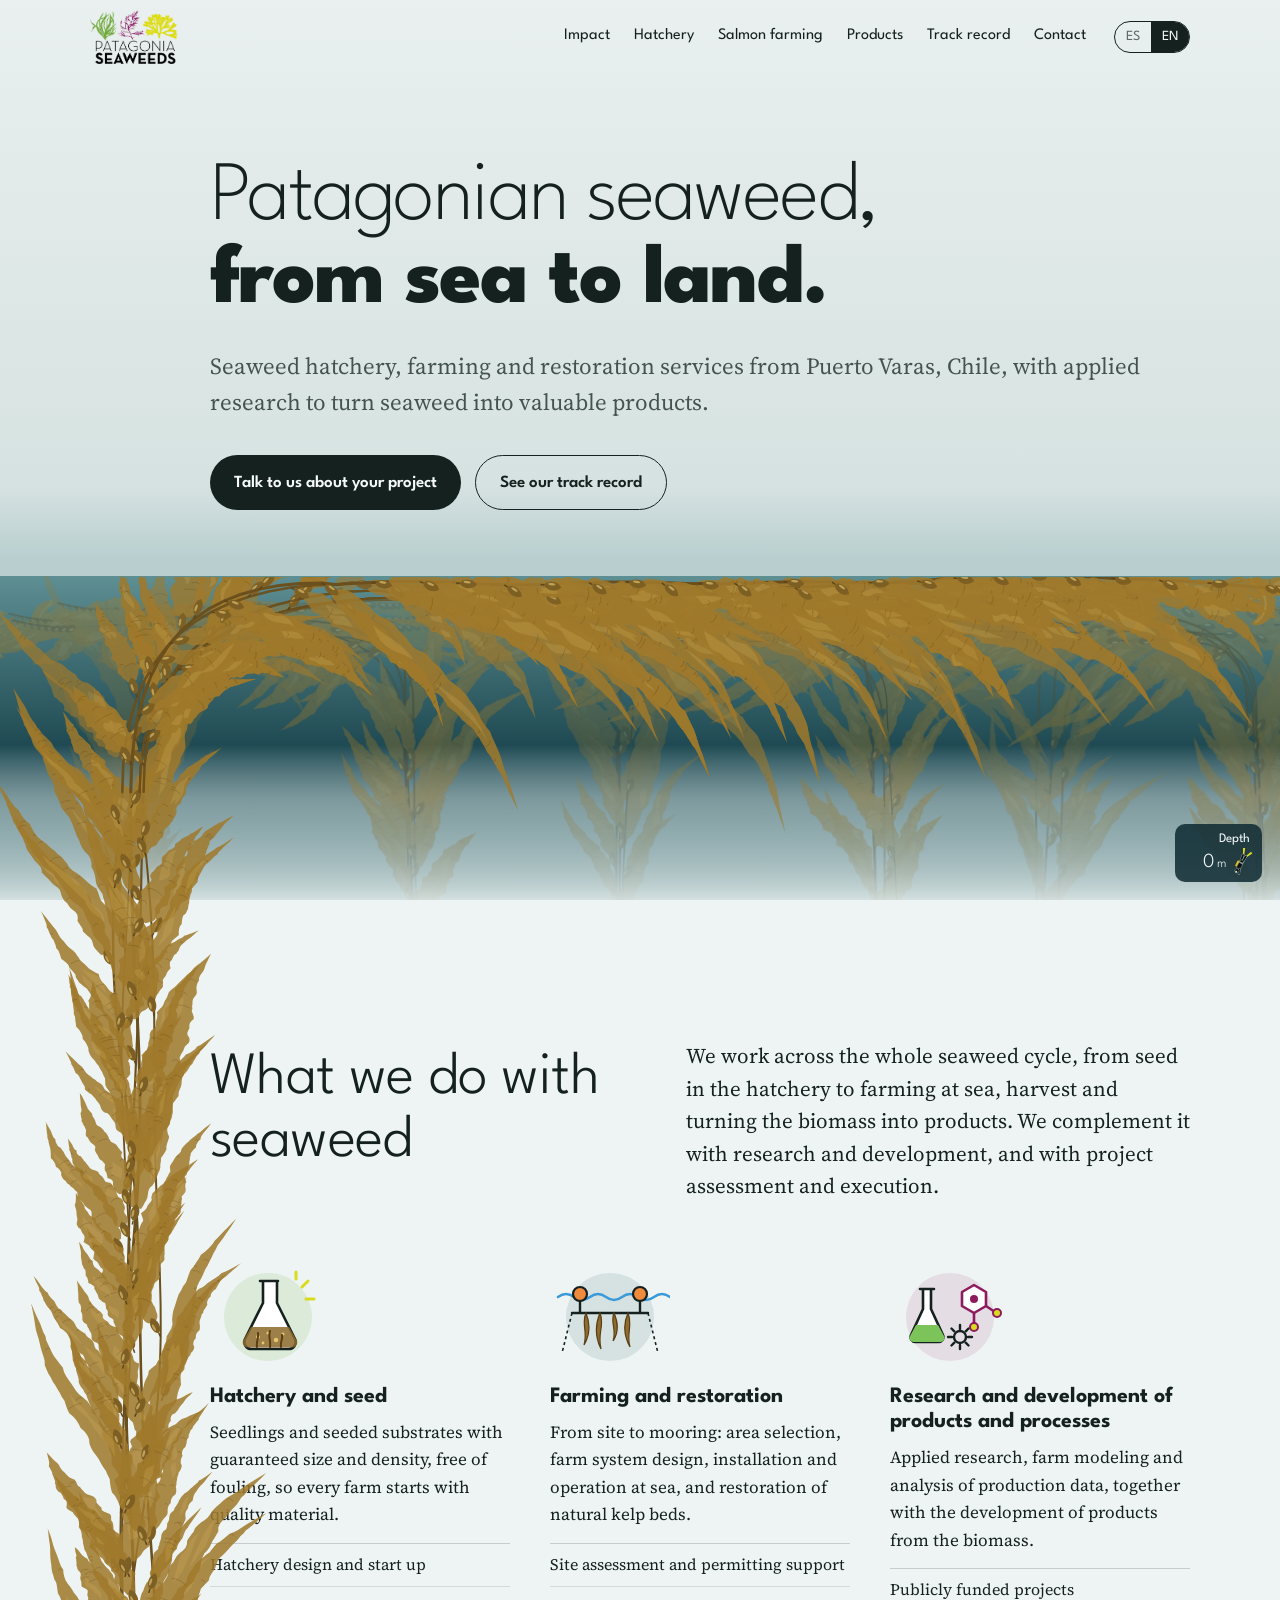
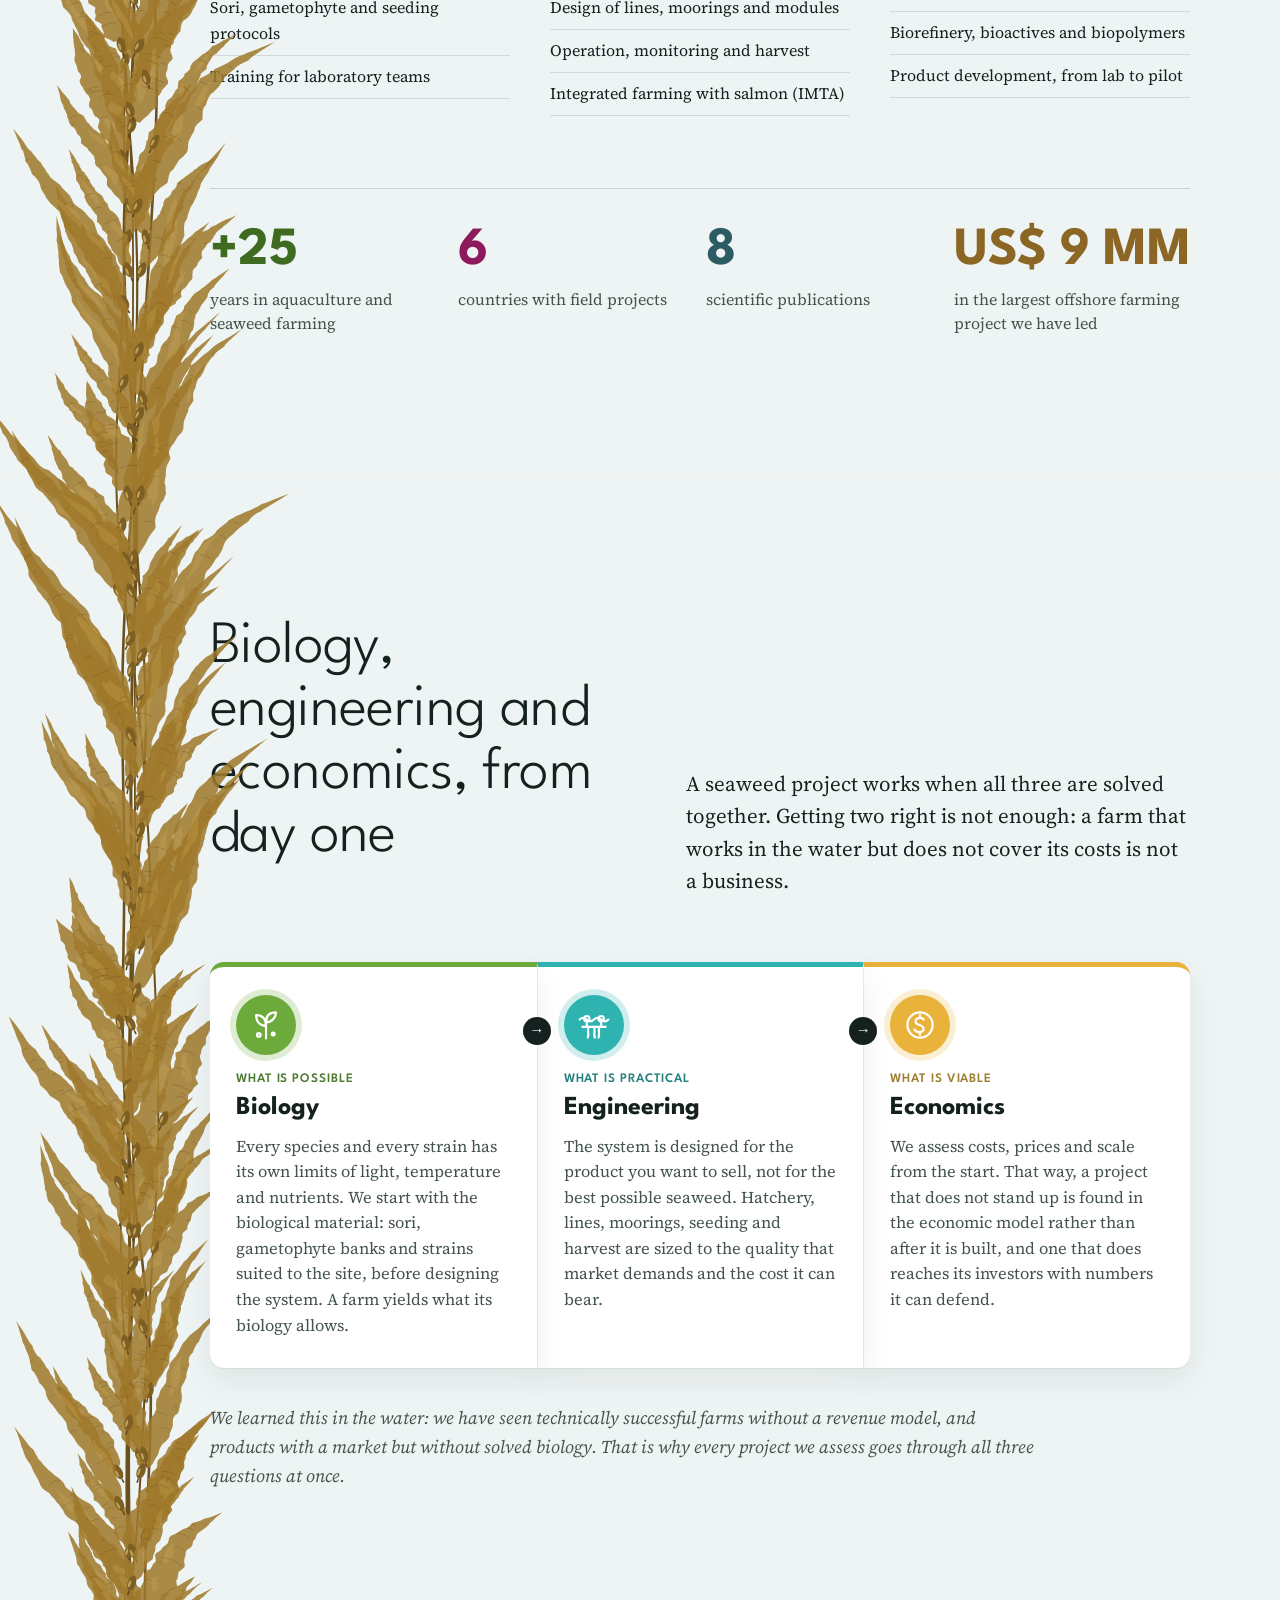
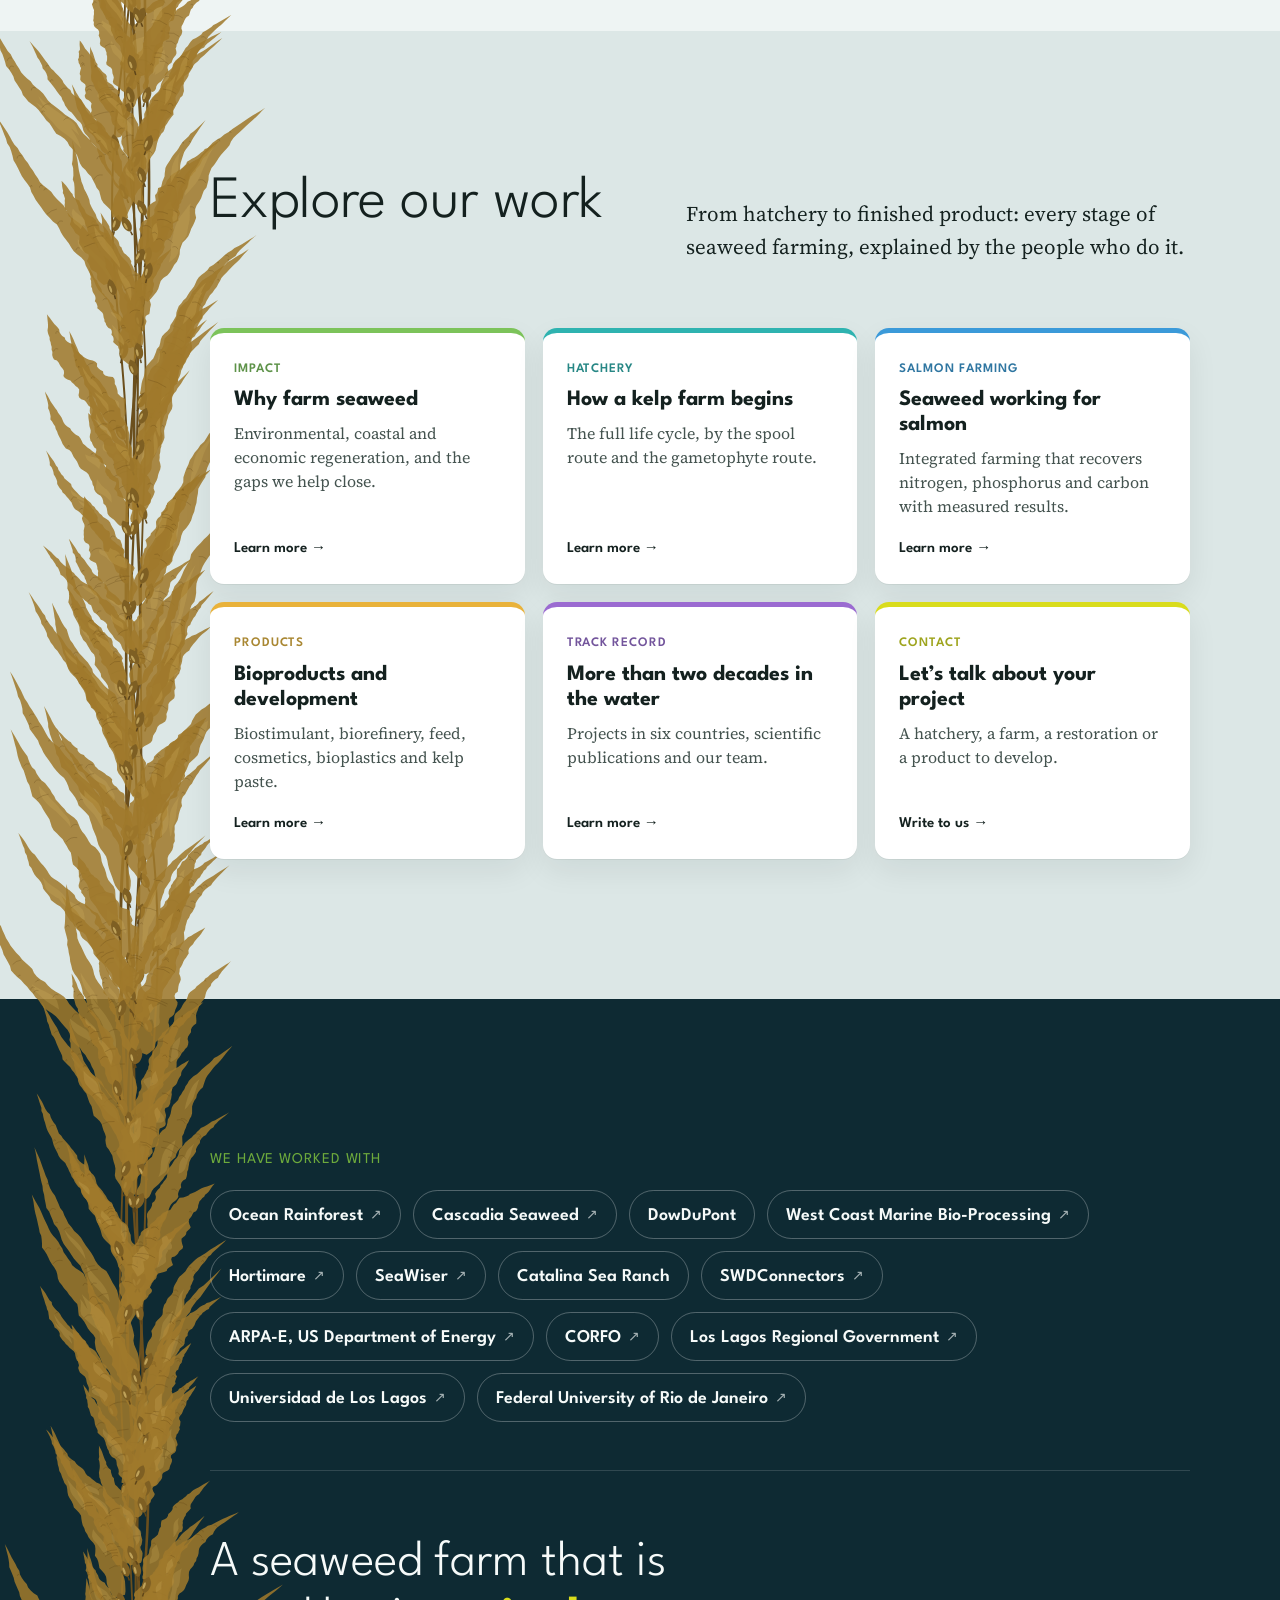
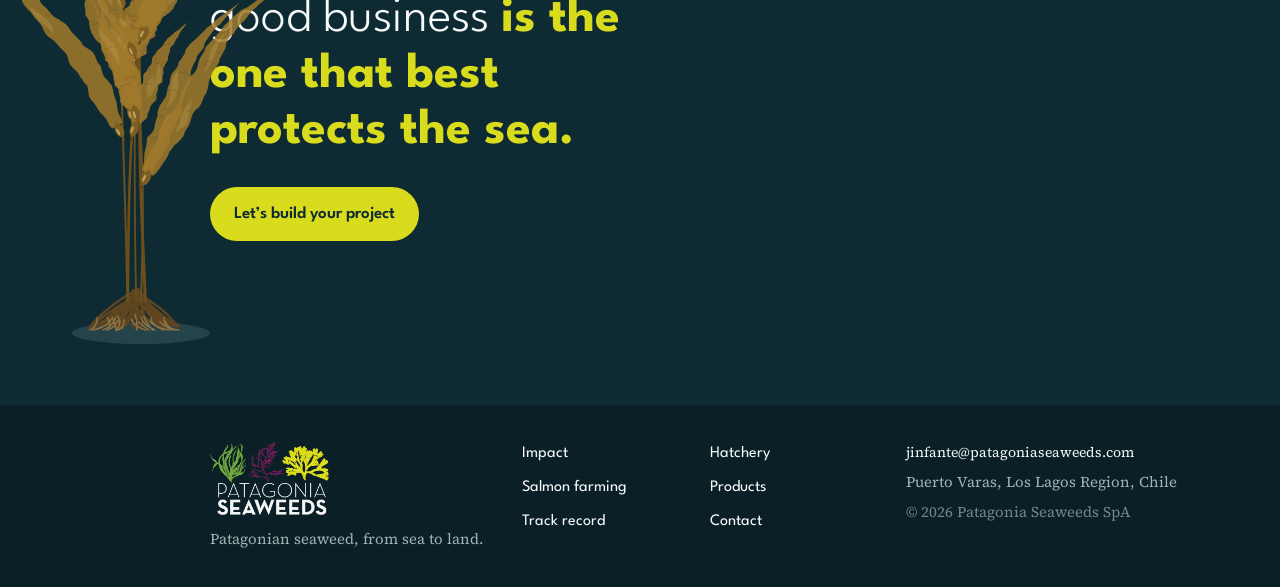
<file: en/index.html>
<!DOCTYPE html>

<html lang="en"><head>
<meta charset="utf-8"/>
<meta content="width=device-width, initial-scale=1.0" name="viewport"/>
<title>Seaweed Farming and Hatchery in Chile | Patagonia Seaweeds</title>
<meta content="Seaweed hatchery, giant kelp (Macrocystis) farming and restoration, seaweed for salmon farms (IMTA), biostimulants and product development. Puerto Varas, Chile." name="description"/>
<link href="https://www.patagoniaseaweeds.com/en/" rel="canonical"/>
<link href="https://www.patagoniaseaweeds.com/" hreflang="es" rel="alternate"/>
<link href="https://www.patagoniaseaweeds.com/en/" hreflang="en" rel="alternate"/>
<link href="https://www.patagoniaseaweeds.com/" hreflang="x-default" rel="alternate"/>
<meta content="index, follow, max-image-preview:large, max-snippet:-1" name="robots"/>
<meta content="#0E2A33" name="theme-color"/>
<meta content="website" property="og:type"/>
<meta content="Patagonia Seaweeds" property="og:site_name"/>
<meta content="en_US" property="og:locale"/>
<meta content="es_CL" property="og:locale:alternate"/>
<meta content="https://www.patagoniaseaweeds.com/en/" property="og:url"/>
<meta content="Seaweed Farming and Hatchery in Chile | Patagonia Seaweeds" property="og:title"/>
<meta content="Seaweed hatchery, giant kelp (Macrocystis) farming and restoration, seaweed for salmon farms (IMTA), biostimulants and product development. Puerto Varas, Chile." property="og:description"/>
<meta content="https://www.patagoniaseaweeds.com/images/og.jpg" property="og:image"/>
<meta content="summary_large_image" name="twitter:card"/>
<link href="/favicon.ico" rel="icon" sizes="any"/>
<link href="/favicon-48.png" rel="icon" sizes="48x48" type="image/png"/>
<link href="/favicon-96.png" rel="icon" sizes="96x96" type="image/png"/>
<link href="/favicon-192.png" rel="icon" sizes="192x192" type="image/png"/>
<link href="/favicon.png" rel="apple-touch-icon" sizes="180x180"/>
<script type="application/ld+json">
  {
  "@context": "https://schema.org",
  "@graph": [
    {
      "@type": [
        "Organization",
        "ProfessionalService"
      ],
      "@id": "https://www.patagoniaseaweeds.com/#org",
      "name": "Patagonia Seaweeds SpA",
      "alternateName": "Patagonia Seaweeds",
      "url": "https://www.patagoniaseaweeds.com/",
      "logo": "https://www.patagoniaseaweeds.com/images/logo-color.png",
      "image": "https://www.patagoniaseaweeds.com/images/og.jpg",
      "foundingDate": "2015-10-02",
      "founder": {
        "@id": "https://www.patagoniaseaweeds.com/#javier"
      },
      "address": {
        "@type": "PostalAddress",
        "addressLocality": "Puerto Varas",
        "addressRegion": "Región de Los Lagos",
        "addressCountry": "CL"
      },
      "areaServed": [
        {
          "@type": "Country",
          "name": "Chile"
        },
        {
          "@type": "Place",
          "name": "International"
        }
      ],
      "email": "jinfante@patagoniaseaweeds.com",
      "description": "Company based in Puerto Varas, Chile, specializing in seaweed hatcheries, giant kelp (Macrocystis pyrifera) farming and restoration, seaweed farming next to salmon farms (IMTA), biostimulants, biorefinery and seaweed product development.",
      "knowsAbout": [
        "seaweed farming",
        "seaweed hatchery",
        "Macrocystis pyrifera",
        "giant kelp",
        "kelp restoration",
        "integrated multi-trophic aquaculture (IMTA)",
        "seaweed biostimulants",
        "seaweed biorefinery",
        "alginate",
        "fucoidan"
      ],
      "knowsLanguage": [
        "es",
        "en"
      ],
      "hasOfferCatalog": {
        "@type": "OfferCatalog",
        "name": "Services",
        "itemListElement": [
          {
            "@type": "Offer",
            "itemOffered": {
              "@type": "Service",
              "name": "Seaweed hatchery and seed",
              "description": "Hatchery design and start-up, sorus, gametophyte and seeding protocols, and team training."
            }
          },
          {
            "@type": "Offer",
            "itemOffered": {
              "@type": "Service",
              "name": "Seaweed farming and restoration",
              "description": "Site assessment, line and mooring design, operation, monitoring, harvest and restoration of natural kelp beds."
            }
          },
          {
            "@type": "Offer",
            "itemOffered": {
              "@type": "Service",
              "name": "Seaweed for salmon farming (IMTA)",
              "description": "Seaweed farmed next to salmon farms to recover nitrogen, phosphorus and carbon, with measured and verifiable results."
            }
          },
          {
            "@type": "Offer",
            "itemOffered": {
              "@type": "Service",
              "name": "Research and development of products and processes",
              "description": "Biorefinery, biostimulants, animal feed, human food, cosmetics and bioplastics from seaweed."
            }
          }
        ]
      }
    },
    {
      "@type": "Person",
      "@id": "https://www.patagoniaseaweeds.com/#javier",
      "name": "Javier Infante Rosselot",
      "jobTitle": "Founder and General Manager",
      "worksFor": {
        "@id": "https://www.patagoniaseaweeds.com/#org"
      },
      "url": "https://www.patagoniaseaweeds.com/en/track-record/",
      "image": "https://www.patagoniaseaweeds.com/images/fotos/perfil-javier.jpg",
      "description": "Aquaculture engineer and MBA, founder and general manager of Patagonia Seaweeds, with more than two decades in aquaculture and seaweed farming, hatcheries and biorefinery in Chile, the United States, the Faroe Islands and Canada.",
      "homeLocation": {
        "@type": "Place",
        "name": "Puerto Varas, Los Lagos, Chile"
      },
      "knowsAbout": [
        "seaweed farming",
        "Macrocystis pyrifera",
        "seaweed hatchery",
        "integrated multi-trophic aquaculture (IMTA)",
        "seaweed biorefinery"
      ],
      "sameAs": [
        "https://www.linkedin.com/in/javierinfanter/",
        "https://scholar.google.com/citations?user=zl6IebwAAAAJ",
        "https://www.researchgate.net/profile/Javier-Infante-Rosselot"
      ]
    },
    {
      "@type": "WebSite",
      "@id": "https://www.patagoniaseaweeds.com/#web",
      "url": "https://www.patagoniaseaweeds.com/",
      "name": "Patagonia Seaweeds",
      "inLanguage": [
        "es",
        "en"
      ],
      "publisher": {
        "@id": "https://www.patagoniaseaweeds.com/#org"
      }
    }
  ]
}
  </script>
<link href="https://fonts.googleapis.com" rel="preconnect"/>
<link crossorigin="" href="https://fonts.gstatic.com" rel="preconnect"/>
<link href="https://fonts.googleapis.com/css2?family=League+Spartan:wght@200;300;600;700;800&amp;family=Source+Serif+4:ital,opsz,wght@0,8..60,400;0,8..60,600;1,8..60,400&amp;display=swap" rel="stylesheet"/>
<link href="/css/style.css?v=202611200930" rel="stylesheet"/>
</head><body><a class="skip" data-i18n="skip" href="#main">Skip to content</a><header class="nav" id="nav">
<div class="nav-inner">
<a aria-label="Patagonia Seaweeds, home" class="brand" href="/en/">
<img alt="Patagonia Seaweeds" class="logo-dark" height="48" src="/images/logo-color.png" width="78"/>
<img alt="" class="logo-light" height="48" src="/images/logo-claro.png" width="78"/>
</a>
<nav aria-label="Main" class="nav-links" id="navlinks">
      <a data-i18n="nav8" href="/en/impact/">Impact</a>
      <a data-i18n="nav2" href="/en/hatchery/">Hatchery</a>
      <a data-i18n="nav6" href="/en/salmon-farming/">Salmon farming</a>
      <a data-i18n="nav7" href="/en/products/">Products</a>
      <a data-i18n="nav4" href="/en/track-record/">Track record</a>
      <a data-i18n="nav5" href="/en/contact/">Contact</a>
    </nav>
<div aria-label="Idioma / Language" class="lang" role="group">
<a href="/" hreflang="es" lang="es">ES</a>
<a aria-current="true" href="/en/" hreflang="en" lang="en">EN</a>
</div>
<button aria-controls="navlinks" aria-expanded="false" aria-label="Menu" class="burger" id="burger"><span></span><span></span><span></span></button>
</div>
</header><main id="main"><svg aria-hidden="true" class="kelp-lane" id="kelpLane"></svg><section class="hero" data-depth="0" id="inicio">
<div class="wrap hero-copy">
<h1 class="rise"><span data-i18n="h1a">Patagonian seaweed,</span> <span class="strong" data-i18n="h1b">from sea to land.</span></h1>
<p class="lead rise d1" data-i18n="hero_lead">Seaweed hatchery, farming and restoration services from Puerto Varas, Chile, with applied research to turn seaweed into valuable products.</p>
<div class="hero-cta rise d2">
<a class="btn btn-kelp" data-i18n="cta1" href="/en/contact/">Talk to us about your project</a>
<a class="btn btn-line" data-i18n="cta2" href="/en/track-record/">See our track record</a>
</div>
</div>
<div aria-hidden="true" class="sea">
<svg preserveaspectratio="xMidYMin slice" viewbox="0 0 1440 380">
<defs>
<lineargradient id="water" x1="0" x2="0" y1="0" y2="1">
<stop offset="0" stop-color="#5E8F93"></stop>
<stop offset=".5" stop-color="#1F4A53"></stop>
<stop offset="1" stop-color="#EEF4F3" stop-opacity="0"></stop>
</lineargradient>
<lineargradient id="fade" x1="0" x2="0" y1="0" y2="1">
<stop offset="0" stop-color="#2C5B63" stop-opacity="0"></stop>
<stop offset="1" stop-color="#EEF4F3"></stop>
</lineargradient>
</defs>
<rect fill="url(#water)" height="380" width="1440" x="0" y="0"></rect>
<g id="canopy" opacity=".5"></g>
<rect fill="url(#fade)" height="130" width="1440" x="0" y="250"></rect>
</svg>
</div>
</section><section class="band-surface" data-depth="4" id="que-hacemos">
<div class="wrap">
<div class="intro">
<h2 data-i18n="wwd_h">What we do with seaweed</h2>
<p class="lead" data-i18n="wwd_p">We work across the whole seaweed cycle, from seed in the hatchery to farming at sea, harvest and turning the biomass into products. We complement it with research and development, and with project assessment and execution.</p>
</div>
<div class="lines">
<article class="line">
<div class="line-alga"><svg aria-hidden="true" class="line-ic" viewbox="0 0 120 96"><circle cx="58" cy="50" fill="#6DAA3C" fill-opacity=".14" r="44"></circle>
<path d="M50 14 h18 M53 14 v22 l-18 36 a7 7 0 0 0 6.3 10 h37.4 a7 7 0 0 0 6.3 -10 l-18 -36 v-22" fill="#fff" stroke="#14211F" stroke-linecap="round" stroke-linejoin="round" stroke-width="2.6"></path>
<path d="M41 60 h38 l7.6 13 a5 5 0 0 1 -4.4 7.5 H37.8 a5 5 0 0 1 -4.4 -7.5z" fill="#8C6A2A" fill-opacity=".85"></path>
<g fill="#E9C46A"><circle cx="48" cy="70" r="2"></circle><circle cx="58" cy="66" r="1.6"></circle><circle cx="66" cy="73" r="2.2"></circle><circle cx="73" cy="67" r="1.5"></circle><circle cx="53" cy="76" r="1.4"></circle></g>
<path d="M47 80 c-1 -6 2 -9 1 -14 M60 80 c1 -7 -2 -10 0 -16 M71 80 c-1 -5 2 -8 1 -12" fill="none" stroke="#5A3E10" stroke-linecap="round" stroke-width="2"></path>
<path d="M92 20 l6 -6 M96 32 h8 M86 12 v-7" stroke="#D9DC1C" stroke-linecap="round" stroke-width="3"></path></svg></div>
<h3 data-i18n="l1_h">Hatchery and seed</h3>
<p data-i18n="l1_p">Seedlings and seeded substrates with guaranteed size and density, free of fouling, so every farm starts with quality material.</p>
<ul>
<li data-i18n="l1_a">Hatchery design and start up</li>
<li data-i18n="l1_b">Sori, gametophyte and seeding protocols</li>
<li data-i18n="l1_c">Training for laboratory teams</li>
</ul>
</article>
<article class="line">
<div class="line-alga"><svg aria-hidden="true" class="line-ic" viewbox="0 0 120 96"><circle cx="60" cy="50" fill="#2C5B63" fill-opacity=".12" r="44"></circle>
<path d="M8 30 q8 -6 16 0 t16 0 t16 0 t16 0 t16 0 t16 0 t16 0" fill="none" stroke="#3B9AD9" stroke-linecap="round" stroke-width="2.6"></path>
<circle cx="30" cy="27" fill="#F08A3C" r="7" stroke="#14211F" stroke-width="2.2"></circle><circle cx="90" cy="27" fill="#F08A3C" r="7" stroke="#14211F" stroke-width="2.2"></circle>
<path d="M30 34 v12 M90 34 v12 M22 46 h76" fill="none" stroke="#14211F" stroke-linecap="round" stroke-width="2.4"></path>
<g fill="#8E6C30" stroke="#5A3E10" stroke-width="1.2"><path d="M36 46 c-5 10 2 18 -2 32 c6 -10 6 -22 2 -32z"></path><path d="M50 46 c5 12 -3 20 1 36 c-6 -12 -6 -24 -1 -36z"></path><path d="M64 46 c-4 9 3 17 -1 28 c6 -9 5 -19 1 -28z"></path><path d="M78 46 c5 12 -2 22 2 34 c-6 -11 -7 -23 -2 -34z"></path></g>
<path d="M22 46 l-10 40 M98 46 l10 40" stroke="#14211F" stroke-dasharray="3 3" stroke-width="1.6"></path></svg></div>
<h3 data-i18n="l2_h">Farming and restoration</h3>
<p data-i18n="l2_p">From site to mooring: area selection, farm system design, installation and operation at sea, and restoration of natural kelp beds.</p>
<ul>
<li data-i18n="l2_a">Site assessment and permitting support</li>
<li data-i18n="l2_b">Design of lines, moorings and modules</li>
<li data-i18n="l2_c">Operation, monitoring and harvest</li>
<li data-i18n="l2_d">Integrated farming with salmon (IMTA)</li>
</ul>
</article>
<article class="line">
<div class="line-alga"><svg aria-hidden="true" class="line-ic" viewbox="0 0 120 96"><circle cx="60" cy="50" fill="#8E1A5E" fill-opacity=".10" r="44"></circle>
<path d="M30 22 h14 M33 22 v20 l-12 26 a5 5 0 0 0 4.5 7 h23 a5 5 0 0 0 4.5 -7 l-12 -26 v-20" fill="#fff" stroke="#14211F" stroke-linecap="round" stroke-linejoin="round" stroke-width="2.6"></path>
<path d="M26 58 h22 l6 11 a4 4 0 0 1 -3.6 6 H23.6 a4 4 0 0 1 -3.6 -6z" fill="#7CC35A"></path>
<g transform="translate(84 32)"><path d="M0 -14 l12 7 v14 l-12 7 l-12 -7 v-14z" fill="#fff" stroke="#8E1A5E" stroke-linejoin="round" stroke-width="2.6"></path><circle fill="#8E1A5E" r="4"></circle><path d="M12 7 l9 6 M0 14 v11" stroke="#8E1A5E" stroke-linecap="round" stroke-width="2.6"></path><circle cx="23" cy="14" fill="#D9DC1C" r="4" stroke="#8E1A5E" stroke-width="2"></circle><circle cy="28" fill="#D9DC1C" r="4" stroke="#8E1A5E" stroke-width="2"></circle></g>
<g fill="none" stroke="#14211F" stroke-width="2.4" transform="translate(70 70)"><circle r="6"></circle><path d="M0 -12 v4 M0 8 v4 M-12 0 h4 M8 0 h4 M-8.5 -8.5 l2.8 2.8 M5.7 5.7 l2.8 2.8 M-8.5 8.5 l2.8 -2.8 M5.7 -5.7 l2.8 -2.8" stroke-linecap="round"></path></g></svg></div>
<h3 data-i18n="l3_h">Research and development of products and processes</h3>
<p data-i18n="l3_p">Applied research, farm modeling and analysis of production data, together with the development of products from the biomass.</p>
<ul>
<li data-i18n="l3_a">Publicly funded projects</li>
<li data-i18n="l3_b">Biorefinery, bioactives and biopolymers</li>
<li data-i18n="l3_c">Product development, from lab to pilot</li>
</ul>
</article>
</div>
<ul aria-label="Track record in numbers" class="stats">
<li><span class="st-n">+25</span><span class="st-l" data-i18n="st1">years in aquaculture and seaweed farming</span></li>
<li><span class="st-n">6</span><span class="st-l" data-i18n="st2">countries with field projects</span></li>
<li><span class="st-n">8</span><span class="st-l" data-i18n="st3">scientific publications</span></li>
<li><span class="st-n">US$ 9 MM</span><span class="st-l" data-i18n="st4">in the largest offshore farming project we have led</span></li>
</ul>
</div>
</section><section class="band-surface band-line" data-depth="6" id="enfoque">
<div class="wrap">
<div class="intro">
<h2 data-i18n="tr_h">Biology, engineering and economics, from day one</h2>
<p class="lead" data-i18n="tr_p">A seaweed project works when all three are solved together. Getting two right is not enough: a farm that works in the water but does not cover its costs is not a business.</p>
</div>
<ol class="triad">
<li style="--c:#6DAA3C"><span class="tr-ic"><svg aria-hidden="true" viewbox="0 0 40 40"><g fill="none" stroke="currentColor" stroke-linecap="round" stroke-linejoin="round" stroke-width="2.4"><path d="M20 35 V14"></path><path d="M20 21 C 13 21, 9 16, 9 9 C 16 9, 20 13, 20 21z M20 17 C 26 17, 31 12, 31 6 C 24 6, 20 10, 20 17z"></path><circle cx="12" cy="31" r="2"></circle><circle cx="28" cy="30" r="1.6"></circle></g></svg></span><span class="tr-k" data-i18n="tr1_k">What is possible</span><h3 data-i18n="tr1_h">Biology</h3><p data-i18n="tr1_p">Every species and every strain has its own limits of light, temperature and nutrients. We start with the biological material: sori, gametophyte banks and strains suited to the site, before designing the system. A farm yields what its biology allows.</p></li>
<li style="--c:#2FB3B0"><span class="tr-ic"><svg aria-hidden="true" viewbox="0 0 40 40"><g fill="none" stroke="currentColor" stroke-linecap="round" stroke-linejoin="round" stroke-width="2.4"><path d="M4 14 q4 -4 8 0 t8 0 t8 0 t8 0"></path><circle cx="12" cy="13" r="3"></circle><circle cx="28" cy="13" r="3"></circle><path d="M12 16 v6 M28 16 v6 M7 22 h26"></path><path d="M14 22 c-2 5 1 8 -1 12 M20 22 c2 5 -1 8 1 12 M26 22 c-2 5 1 8 -1 12"></path></g></svg></span><span class="tr-k" data-i18n="tr2_k">What is practical</span><h3 data-i18n="tr2_h">Engineering</h3><p data-i18n="tr2_p">The system is designed for the product you want to sell, not for the best possible seaweed. Hatchery, lines, moorings, seeding and harvest are sized to the quality that market demands and the cost it can bear.</p></li>
<li style="--c:#E9B23A"><span class="tr-ic"><svg aria-hidden="true" viewbox="0 0 40 40"><g fill="none" stroke="currentColor" stroke-linecap="round" stroke-linejoin="round" stroke-width="2.4"><circle cx="20" cy="20" r="14"></circle><path d="M24 14 c-1 -2 -3 -2 -4 -2 c-3 0 -5 1.5 -5 4 c0 5 9 3 9 8 c0 2.5 -2 4 -5 4 c-2 0 -4 -1 -5 -3 M20 9 v3 M20 28 v3"></path></g></svg></span><span class="tr-k" data-i18n="tr3_k">What is viable</span><h3 data-i18n="tr3_h">Economics</h3><p data-i18n="tr3_p">We assess costs, prices and scale from the start. That way, a project that does not stand up is found in the economic model rather than after it is built, and one that does reaches its investors with numbers it can defend.</p></li>
</ol>
<p class="tr-note" data-i18n="tr_note">We learned this in the water: we have seen technically successful farms without a revenue model, and products with a market but without solved biology. That is why every project we assess goes through all three questions at once.</p>
</div>
</section><section class="band-glacial" data-depth="8" id="explora"><div class="wrap">
<div class="intro"><h2 data-i18n="ex_h">Explore our work</h2>
<p class="lead" data-i18n="ex_p">From hatchery to finished product: every stage of seaweed farming, explained by the people who do it.</p></div>
<ul class="explore">
<li style="--c:#7CC35A"><a href="/en/impact/"><span class="ex-k" data-i18n="nav8">Impact</span><h3 data-i18n="ex1_h">Why farm seaweed</h3><p data-i18n="ex1_p">Environmental, coastal and economic regeneration, and the gaps we help close.</p><span class="ex-more" data-i18n="ex_more">Learn more</span></a></li>
<li style="--c:#2FB3B0"><a href="/en/hatchery/"><span class="ex-k" data-i18n="nav2">Hatchery</span><h3 data-i18n="ex2_h">How a kelp farm begins</h3><p data-i18n="ex2_p">The full life cycle, by the spool route and the gametophyte route.</p><span class="ex-more" data-i18n="ex_more">Learn more</span></a></li>
<li style="--c:#3B9AD9"><a href="/en/salmon-farming/"><span class="ex-k" data-i18n="nav6">Salmon farming</span><h3 data-i18n="ex3_h">Seaweed working for salmon</h3><p data-i18n="ex3_p">Integrated farming that recovers nitrogen, phosphorus and carbon with measured results.</p><span class="ex-more" data-i18n="ex_more">Learn more</span></a></li>
<li style="--c:#E9B23A"><a href="/en/products/"><span class="ex-k" data-i18n="nav7">Products</span><h3 data-i18n="ex4_h">Bioproducts and development</h3><p data-i18n="ex4_p">Biostimulant, biorefinery, feed, cosmetics, bioplastics and kelp paste.</p><span class="ex-more" data-i18n="ex_more">Learn more</span></a></li>
<li style="--c:#9B6BD1"><a href="/en/track-record/"><span class="ex-k" data-i18n="nav4">Track record</span><h3 data-i18n="ex5_h">More than two decades in the water</h3><p data-i18n="ex5_p">Projects in six countries, scientific publications and our team.</p><span class="ex-more" data-i18n="ex_more">Learn more</span></a></li>
<li style="--c:#D9DC1C"><a href="/en/contact/"><span class="ex-k" data-i18n="nav5">Contact</span><h3 data-i18n="ex6_h">Let’s talk about your project</h3><p data-i18n="ex6_p">A hatchery, a farm, a restoration or a product to develop.</p><span class="ex-more" data-i18n="ex_write">Write to us</span></a></li>
</ul></div></section><section class="band-fjord" data-depth="32" id="aliados">
<div class="wrap">
<div class="allies">
<p class="allies-t" data-i18n="al_t">We have worked with</p>
<ul class="allies-list">
<li><a href="https://www.oceanrainforest.com/" rel="noopener" target="_blank">Ocean Rainforest</a></li>
<li><a href="https://www.cascadiaseaweed.com/" rel="noopener" target="_blank">Cascadia Seaweed</a></li>
<li>DowDuPont</li>
<li><a href="https://www.kelpgrow.it/" rel="noopener" target="_blank">West Coast Marine Bio-Processing</a></li>
<li><a href="https://hortimare.com/" rel="noopener" target="_blank">Hortimare</a></li>
<li><a href="https://www.seawiser.com/" rel="noopener" target="_blank">SeaWiser</a></li>
<li>Catalina Sea Ranch</li>
<li><a href="https://swdconnectors.com/" rel="noopener" target="_blank">SWDConnectors</a></li>
<li><a data-i18n="al3" href="https://arpa-e.energy.gov/" rel="noopener" target="_blank">ARPA-E, US Department of Energy</a></li>
<li><a href="https://www.corfo.gob.cl/" rel="noopener" target="_blank">CORFO</a></li>
<li><a data-i18n="al5" href="https://www.goreloslagos.cl/" rel="noopener" target="_blank">Los Lagos Regional Government</a></li>
<li><a href="https://www.ulagos.cl/vicerrectoria-de-investigacion-innovacion-y-creacion/vicerrectoria-de-investigacion-innovacion-y-creacion/centros-de-investigacion/" rel="noopener" target="_blank">Universidad de Los Lagos</a></li>
<li><a data-i18n="al6" href="https://ibqm.bioqmed.ufrj.br/laboratorios/laboratorio-de-bioquimica-e-biologia-celular-de-glicoconjugados/" rel="noopener" target="_blank">Federal University of Rio de Janeiro</a></li>
</ul>
</div>
<blockquote class="manifest">
<p><span data-i18n="mf_a">A seaweed farm that is good business</span> <strong data-i18n="mf_b">is the one that best protects the sea.</strong></p>
<a class="btn btn-fucus" data-i18n="mf_cta" href="/en/contact/">Let’s build your project</a>
</blockquote>
</div>
</section></main><footer><div class="wrap foot">
<div class="foot-brand"><img alt="Patagonia Seaweeds" height="74" src="/images/logo-claro.png" style="width:120px;height:auto" width="120"/>
<p data-i18n="ft_tag">Patagonian seaweed, from sea to land.</p></div>
<nav aria-label="Site" class="foot-nav">
<a data-i18n="nav8" href="/en/impact/">Impact</a><a data-i18n="nav2" href="/en/hatchery/">Hatchery</a><a data-i18n="nav6" href="/en/salmon-farming/">Salmon farming</a>
<a data-i18n="nav7" href="/en/products/">Products</a><a data-i18n="nav4" href="/en/track-record/">Track record</a><a data-i18n="nav5" href="/en/contact/">Contact</a>
</nav>
<div class="foot-ct"><a href="mailto:jinfante@patagoniaseaweeds.com">jinfante@patagoniaseaweeds.com</a>
<p data-i18n="ft_loc">Puerto Varas, Los Lagos Region, Chile</p>
<p class="foot-c">© <span id="yr">2026</span> Patagonia Seaweeds SpA</p></div>
</div></footer><div aria-controls="depthTip" aria-expanded="false" class="depth" id="depth" role="button" tabindex="0"><span data-i18n="depth">Depth</span><strong><span class="dv"><span id="depthVal">0</span><em>m</em></span><svg class="diver" height="28" viewbox="0 0 26 44" width="17">
<g transform="translate(13 22) rotate(-64) translate(-23 -14)">
<g class="fin fin-a"><path d="M33 11.6 L44 6.5 L45.5 9.5 L35 13z" fill="#D9DC1C"></path></g>
<g class="fin fin-b"><path d="M33 15.4 L44 20.5 L42.5 23.3 L32.6 17.6z" fill="#D9DC1C"></path></g>
<path d="M24 12.2 L34 11.4 M24 15.6 L34 16.2" stroke="#9FB6B5" stroke-linecap="round" stroke-width="4"></path>
<path d="M24 12.2 L34 11.4 M24 15.6 L34 16.2" stroke="#0B1112" stroke-linecap="round" stroke-width="2.8"></path>
<rect fill="#E8C21C" height="4" rx="2" stroke="#0B1112" stroke-width=".5" width="11" x="12.5" y="7"></rect>
<path d="M10.5 13.9 C 10.5 10.6, 13 10.4, 18 10.6 L 25 11.4 C 26.6 11.6, 26.6 16.4, 25 16.6 L 18 17.3 C 13 17.5, 10.5 17.2, 10.5 13.9z" fill="#0B1112" stroke="#9FB6B5" stroke-width=".7"></path>
<path d="M21.6 10.6 L 21.6 17.2" stroke="#8C979B" stroke-width="2.4"></path>
<path d="M12 16 L 4.5 18.5" stroke="#9FB6B5" stroke-linecap="round" stroke-width="3.4"></path>
<path d="M12 16 L 4.5 18.5" stroke="#0B1112" stroke-linecap="round" stroke-width="2.2"></path>
<circle cx="7.6" cy="13.6" fill="#0B1112" r="3.3" stroke="#9FB6B5" stroke-width=".7"></circle>
<rect fill="#CFE3E8" height="2.8" rx=".9" width="3" x="4.1" y="11.8"></rect>
</g>
<g class="bub" fill="none" stroke="#CFE3E8" stroke-width=".9"><circle cx="2.6" cy="36.5" r="1.6"></circle><circle cx="2" cy="36.5" r="1.1"></circle><circle cx="3" cy="36.5" r="1.3"></circle><circle cx="2.2" cy="36.5" r=".9"></circle><circle cx="2.8" cy="36.5" r="1.4"></circle><circle cx="2.4" cy="36.5" r="1"></circle></g>
</svg></strong><div class="depth-tip" hidden="" id="depthTip"><p data-i18n="depth_tip">As you scroll down the page, the diver descends. At 5 meters it reaches the seaweed farming lines, and at 15 meters, a seaweed attached to the substrate.</p></div></div><script src="/js/kelp.js?v=202611200930"></script><script src="/js/main.js?v=202611200930"></script></body></html>
</file>
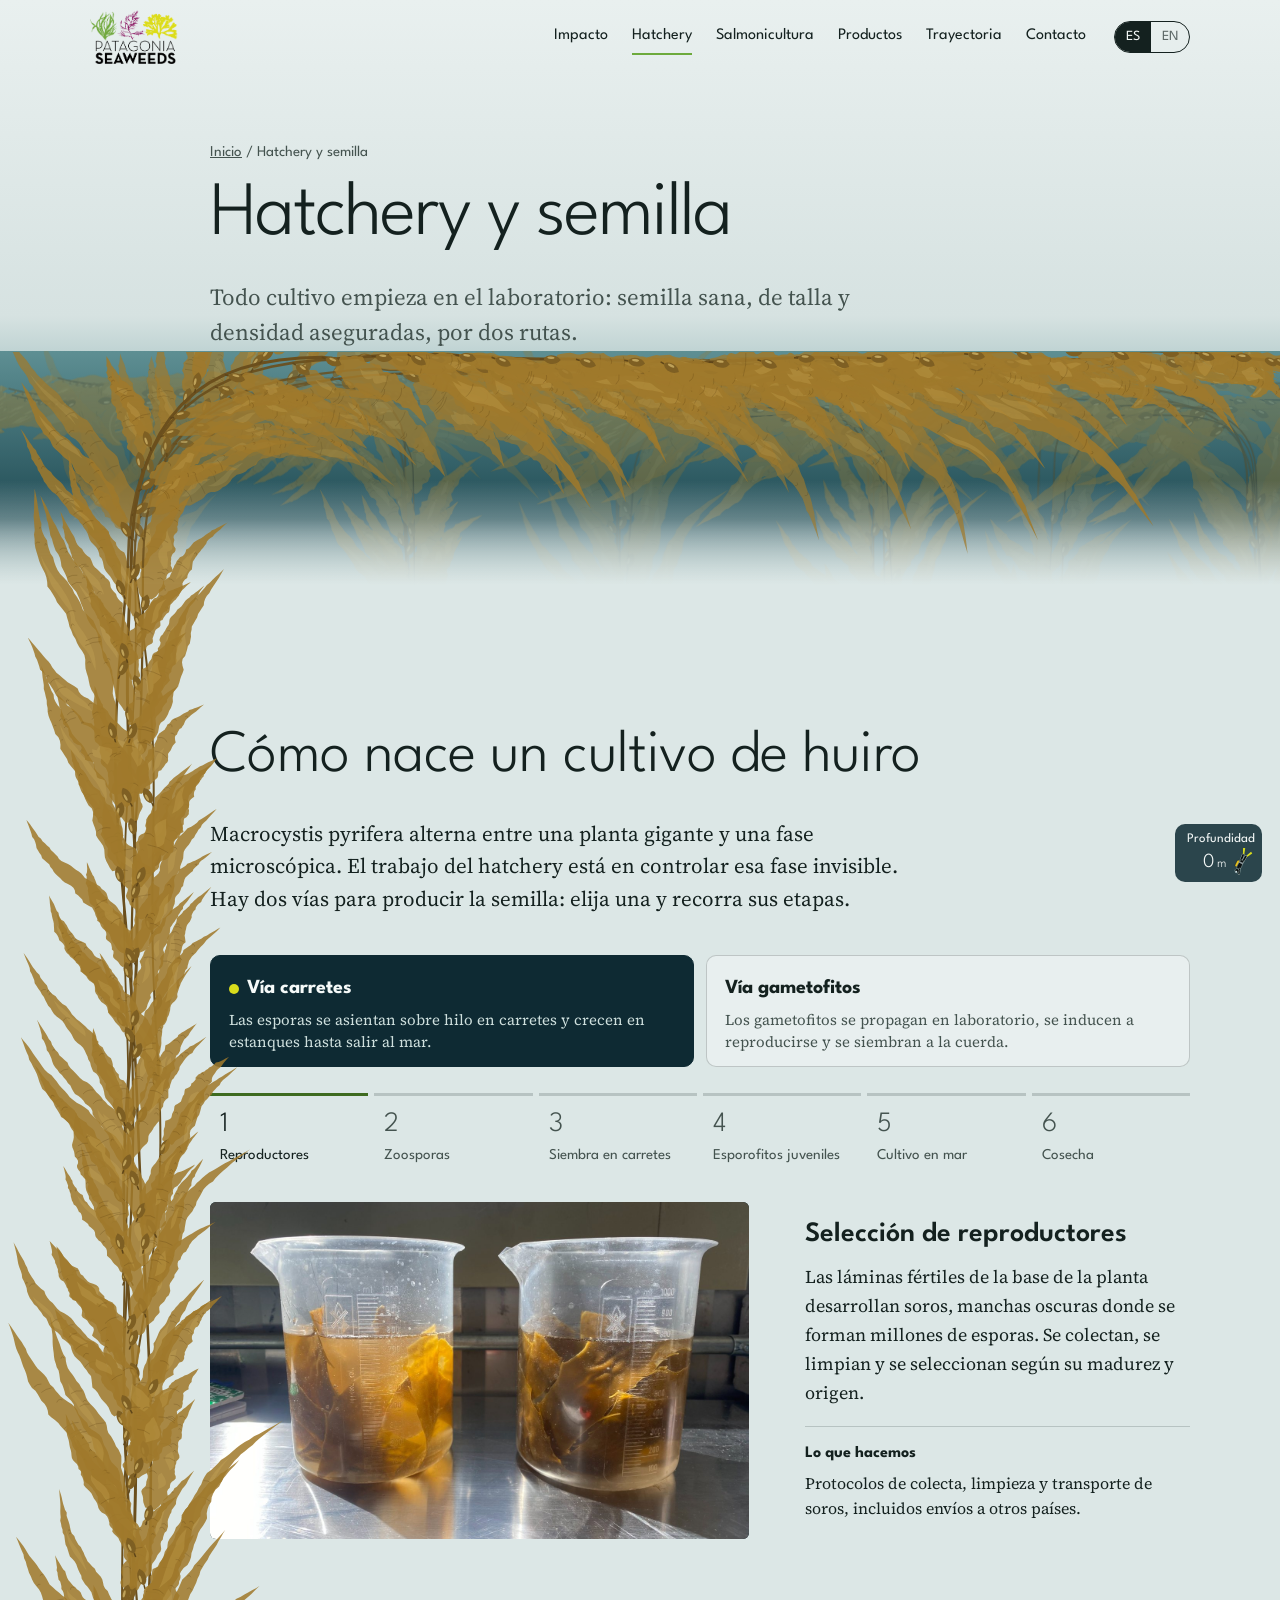
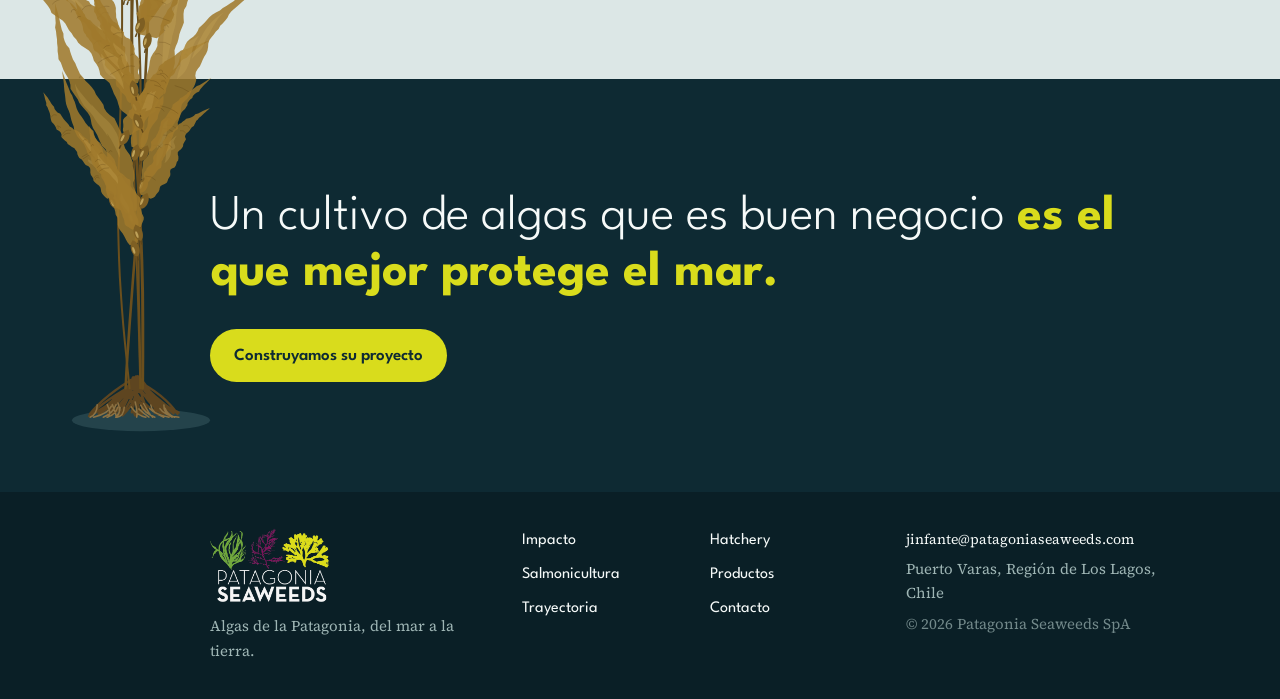
<file: hatchery/index.html>
<!DOCTYPE html>

<html lang="es"><head>
<meta charset="utf-8"/>
<meta content="width=device-width, initial-scale=1.0" name="viewport"/>
<title>Hatchery de algas y ciclo de vida del huiro | Patagonia Seaweeds</title>
<meta content="Cómo nace un cultivo de huiro: soros, zoosporas, gametofitos, siembra en carretes o directa a máquina, juveniles, cultivo en mar y cosecha." name="description"/>
<link href="https://www.patagoniaseaweeds.com/hatchery/" rel="canonical"/>
<link href="https://www.patagoniaseaweeds.com/hatchery/" hreflang="es" rel="alternate"/>
<link href="https://www.patagoniaseaweeds.com/en/hatchery/" hreflang="en" rel="alternate"/>
<link href="https://www.patagoniaseaweeds.com/hatchery/" hreflang="x-default" rel="alternate"/>
<meta content="index, follow, max-image-preview:large, max-snippet:-1" name="robots"/>
<meta content="#0E2A33" name="theme-color"/>
<meta content="website" property="og:type"/>
<meta content="Patagonia Seaweeds" property="og:site_name"/>
<meta content="es_CL" property="og:locale"/>
<meta content="en_US" property="og:locale:alternate"/>
<meta content="https://www.patagoniaseaweeds.com/hatchery/" property="og:url"/>
<meta content="Hatchery de algas y ciclo de vida del huiro | Patagonia Seaweeds" property="og:title"/>
<meta content="Cómo nace un cultivo de huiro: soros, zoosporas, gametofitos, siembra en carretes o directa a máquina, juveniles, cultivo en mar y cosecha." property="og:description"/>
<meta content="https://www.patagoniaseaweeds.com/images/og.jpg" property="og:image"/>
<meta content="summary_large_image" name="twitter:card"/>
<link href="/favicon.ico" rel="icon" sizes="any"/>
<link href="/favicon-48.png" rel="icon" sizes="48x48" type="image/png"/>
<link href="/favicon-96.png" rel="icon" sizes="96x96" type="image/png"/>
<link href="/favicon-192.png" rel="icon" sizes="192x192" type="image/png"/>
<link href="/favicon.png" rel="apple-touch-icon" sizes="180x180"/>
<script type="application/ld+json">
  {
  "@context": "https://schema.org",
  "@graph": [
    {
      "@type": "WebPage",
      "@id": "https://www.patagoniaseaweeds.com/hatchery/#page",
      "url": "https://www.patagoniaseaweeds.com/hatchery/",
      "name": "Hatchery de algas y ciclo de vida del huiro | Patagonia Seaweeds",
      "description": "Cómo nace un cultivo de huiro: soros, zoosporas, gametofitos, siembra en carretes o directa a máquina, juveniles, cultivo en mar y cosecha.",
      "inLanguage": "es",
      "isPartOf": {
        "@id": "https://www.patagoniaseaweeds.com/#web"
      },
      "about": {
        "@id": "https://www.patagoniaseaweeds.com/#org"
      }
    },
    {
      "@type": "BreadcrumbList",
      "itemListElement": [
        {
          "@type": "ListItem",
          "position": 1,
          "name": "Inicio",
          "item": "https://www.patagoniaseaweeds.com/"
        },
        {
          "@type": "ListItem",
          "position": 2,
          "name": "Hatchery de algas y ciclo de vida del huiro",
          "item": "https://www.patagoniaseaweeds.com/hatchery/"
        }
      ]
    }
  ]
}
  </script>
<link href="https://fonts.googleapis.com" rel="preconnect"/>
<link crossorigin="" href="https://fonts.gstatic.com" rel="preconnect"/>
<link href="https://fonts.googleapis.com/css2?family=League+Spartan:wght@200;300;600;700;800&amp;family=Source+Serif+4:ital,opsz,wght@0,8..60,400;0,8..60,600;1,8..60,400&amp;display=swap" rel="stylesheet"/>
<link href="/css/style.css?v=202611200856" rel="stylesheet"/>
</head><body><a class="skip" data-i18n="skip" href="#main">Saltar al contenido</a><header class="nav" id="nav">
<div class="nav-inner">
<a aria-label="Patagonia Seaweeds, inicio" class="brand" href="/">
<img alt="Patagonia Seaweeds" class="logo-dark" height="48" src="/images/logo-color.png" width="78"/>
<img alt="" class="logo-light" height="48" src="/images/logo-claro.png" width="78"/>
</a>
<nav aria-label="Principal" class="nav-links" id="navlinks">
      <a data-i18n="nav8" href="/impacto/">Impacto</a>
      <a aria-current="page" data-i18n="nav2" href="/hatchery/">Hatchery</a>
      <a data-i18n="nav6" href="/salmonicultura/">Salmonicultura</a>
      <a data-i18n="nav7" href="/productos/">Productos</a>
      <a data-i18n="nav4" href="/trayectoria/">Trayectoria</a>
      <a data-i18n="nav5" href="/contacto/">Contacto</a>
    </nav>
<div aria-label="Idioma / Language" class="lang" role="group">
<a aria-current="true" href="/hatchery/" hreflang="es" lang="es">ES</a>
<a href="/en/hatchery/" hreflang="en" lang="en">EN</a>
</div>
<button aria-controls="navlinks" aria-expanded="false" aria-label="Menú" class="burger" id="burger"><span></span><span></span><span></span></button>
</div>
</header><main id="main"><svg aria-hidden="true" class="kelp-lane" id="kelpLane"></svg><section class="hero hero-sub" data-depth="0" id="top" style="--next:#DCE7E6">
<div class="wrap hero-copy"><p class="crumb"><a data-i18n="crumb_home" href="/">Inicio</a> <span aria-hidden="true">/</span> <span data-i18n="nav2">Hatchery y semilla</span></p><h1 class="rise" data-i18n="ph_hatchery">Hatchery y semilla</h1><p class="lead rise d1" data-i18n="pl_hatchery">Todo cultivo empieza en el laboratorio: semilla sana, de talla y densidad aseguradas, por dos rutas.</p></div>
<div aria-hidden="true" class="sea">
<svg preserveaspectratio="xMidYMin slice" viewbox="0 0 1440 380">
<defs>
<lineargradient id="water" x1="0" x2="0" y1="0" y2="1">
<stop offset="0" stop-color="#5E8F93"></stop>
<stop offset=".5" stop-color="#1F4A53"></stop>
<stop offset="1" stop-color="#EEF4F3" stop-opacity="0"></stop>
</lineargradient>
<lineargradient id="fade" x1="0" x2="0" y1="0" y2="1">
<stop offset="0" stop-color="#2C5B63" stop-opacity="0"></stop>
<stop offset="1" stop-color="#EEF4F3"></stop>
</lineargradient>
</defs>
<rect fill="url(#water)" height="380" width="1440" x="0" y="0"></rect>
<g id="canopy" opacity=".5"></g>
<rect fill="url(#fade)" height="130" width="1440" x="0" y="250"></rect>
</svg>
</div>
</section><section class="band-glacial" data-depth="9" id="ciclo">
<div class="wrap">
<div class="cycle-head">
<h2 data-i18n="cy_h">Cómo nace un cultivo de huiro</h2>
<p class="lead" data-i18n="cy_p">Macrocystis pyrifera alterna entre una planta gigante y una fase microscópica. El trabajo del hatchery está en controlar esa fase invisible. Hay dos vías para producir la semilla: elija una y recorra sus etapas.</p>
</div>
<div aria-label="Vía de producción de semilla" class="routes" role="group">
<button aria-pressed="true" class="route-btn" data-route="car" type="button"><b data-i18n="rt_car">Vía carretes</b><span data-i18n="rt_car_d">Las esporas se asientan sobre hilo en carretes y crecen en estanques hasta salir al mar.</span></button>
<button aria-pressed="false" class="route-btn" data-route="gam" type="button"><b data-i18n="rt_gam">Vía gametofitos</b><span data-i18n="rt_gam_d">Los gametofitos se propagan en laboratorio, se inducen a reproducirse y se siembran a la cuerda.</span></button>
</div>
<div aria-label="Etapas del ciclo" class="steps" role="tablist">
<button aria-controls="p1" aria-selected="true" class="step-btn" data-route="both" id="t1" role="tab"><span class="n">1</span><span class="t" data-i18n="s1">Reproductores</span></button>
<button aria-controls="p2" aria-selected="false" class="step-btn" data-route="both" id="t2" role="tab" tabindex="-1"><span class="n">2</span><span class="t" data-i18n="s2">Zoosporas</span></button>
<button aria-controls="pc" aria-selected="false" class="step-btn" data-route="car" id="tc" role="tab" tabindex="-1"><span class="n">3</span><span class="t" data-i18n="sc">Siembra en carretes</span></button>
<button aria-controls="p3" aria-selected="false" class="step-btn" data-route="gam" id="t3" role="tab" tabindex="-1"><span class="n">3</span><span class="t" data-i18n="s3">Gametofitos</span></button>
<button aria-controls="pb" aria-selected="false" class="step-btn" data-route="gam" id="tb" role="tab" tabindex="-1"><span class="n">4</span><span class="t" data-i18n="sb">Banco y propagación</span></button>
<button aria-controls="pi" aria-selected="false" class="step-btn" data-route="gam" id="ti" role="tab" tabindex="-1"><span class="n">5</span><span class="t" data-i18n="si">Inducción</span></button>
<button aria-controls="ps" aria-selected="false" class="step-btn" data-route="gam" id="ts" role="tab" tabindex="-1"><span class="n">6</span><span class="t" data-i18n="ss">Siembra</span></button>
<button aria-controls="p4" aria-selected="false" class="step-btn" data-route="both" id="t4" role="tab" tabindex="-1"><span class="n">4</span><span class="t" data-i18n="s4">Esporofitos juveniles</span></button>
<button aria-controls="p6" aria-selected="false" class="step-btn" data-route="both" id="t6" role="tab" tabindex="-1"><span class="n">5</span><span class="t" data-i18n="s6">Cultivo en mar</span></button>
<button aria-controls="p7" aria-selected="false" class="step-btn" data-route="both" id="t7" role="tab" tabindex="-1"><span class="n">6</span><span class="t" data-i18n="s7">Cosecha</span></button>
</div>
<div aria-labelledby="t1" class="panel" id="p1" role="tabpanel">
<figure class="panel-fig"><img alt="Láminas fértiles de huiro con soros en vasos con agua de mar, listas para liberar esporas" loading="lazy" src="/images/fotos/ciclo-soros.jpg" style="object-position:center 60%"/></figure>
<div class="panel-txt">
<h3 data-i18n="p1_h">Selección de reproductores</h3>
<p data-i18n="p1_p">Las láminas fértiles de la base de la planta desarrollan soros, manchas oscuras donde se forman millones de esporas. Se colectan, se limpian y se seleccionan según su madurez y origen.</p>
<p class="what"><b data-i18n="what">Lo que hacemos</b><span data-i18n="p1_w">Protocolos de colecta, limpieza y transporte de soros, incluidos envíos a otros países.</span></p>
</div>
</div>
<div aria-labelledby="t2" class="panel" hidden="" id="p2" role="tabpanel">
<figure class="panel-fig"><img alt="Zoosporas de huiro recién liberadas, vistas al microscopio" loading="lazy" src="/images/fotos/ciclo-zoosporas.jpg"/></figure>
<div class="panel-txt">
<h3 data-i18n="p2_h">Liberación de zoosporas</h3>
<p data-i18n="p2_p">En el laboratorio los soros liberan zoosporas: células nadadoras de pocas micras que buscan dónde asentarse. Temperatura, luz y limpieza deciden cuántas sobreviven.</p>
<p class="what"><b data-i18n="what">Lo que hacemos</b><span data-i18n="p2_w">Control de densidad de esporas y de contaminación bacteriana desde el primer día.</span></p>
</div>
</div>
<div aria-labelledby="tc" class="panel" hidden="" id="pc" role="tabpanel">
<figure class="panel-fig"><img alt="Carretes de PVC con hilo sembrado dentro de estanques del hatchery" loading="lazy" src="/images/fotos/ciclo-carretes.jpg"/></figure>
<div class="panel-txt">
<h3 data-i18n="pc_h">Siembra en carretes</h3>
<p data-i18n="pc_p">Las zoosporas se asientan sobre un hilo fino enrollado en carretes, dentro de estanques con luz, temperatura y nutrientes controlados. En seis a ocho semanas los esporofitos alcanzan algunos milímetros y el hilo está listo para salir al mar.</p>
<p class="what"><b data-i18n="what">Lo que hacemos</b><span data-i18n="pc_w">Producción de carretes sembrados, con control de densidad y de contaminación durante todo el período en estanque.</span></p>
</div>
</div>
<div aria-labelledby="t3" class="panel" hidden="" id="p3" role="tabpanel">
<figure class="panel-fig"><img alt="Gametofitos de huiro con óvulos, vistos al microscopio" loading="lazy" src="/images/fotos/ciclo-gametofitos.jpg"/></figure>
<div class="panel-txt">
<h3 data-i18n="p3_h">Gametofitos en laboratorio</h3>
<p data-i18n="p3_p">Las zoosporas germinan en gametofitos microscópicos, masculinos y femeninos, que se mantienen flotando libres en el medio de cultivo, en una fase de crecimiento vegetativo sin reproducción.</p>
<p class="what"><b data-i18n="what">Lo que hacemos</b><span data-i18n="p3_w">Aislamiento de gametofitos y cultivo en condiciones controladas de luz, temperatura y nutrientes.</span></p>
</div>
</div>
<div aria-labelledby="tb" class="panel" hidden="" id="pb" role="tabpanel">
<figure class="panel-fig"><img alt="Matraces con cultivos de gametofitos de huiro en cámara de cultivo con luz roja" loading="lazy" src="/images/fotos/ciclo-banco.jpg" style="object-position:center 30%"/></figure>
<div class="panel-txt">
<h3 data-i18n="pb_h">Banco y propagación</h3>
<p data-i18n="pb_p">Los cultivos madre, mantenidos con poca luz y baja temperatura, funcionan como banco de germoplasma por años. A partir de ellos, la biomasa se multiplica por fragmentación en matraces, bidones y fotobiorreactores, sin depender de nuevos reproductores silvestres.</p>
<p class="what"><b data-i18n="what">Lo que hacemos</b><span data-i18n="pb_w">Bancos de germoplasma por origen y propagación a escala de producción para cada temporada.</span></p>
</div>
</div>
<div aria-labelledby="ti" class="panel" hidden="" id="pi" role="tabpanel">
<figure class="panel-fig"><img alt="Esporofito joven con su disco de fijación, aún unido al gametofito" loading="lazy" src="/images/fotos/ciclo-induccion.jpg"/></figure>
<div class="panel-txt">
<h3 data-i18n="pi_h">Inducción</h3>
<p data-i18n="pi_p">Unas tres semanas antes de sembrar, un cambio en la luz y el fotoperíodo activa la reproducción. Los gametofitos producen óvulos y espermatozoides, y los óvulos fecundados dan origen a los primeros esporofitos.</p>
<p class="what"><b data-i18n="what">Lo que hacemos</b><span data-i18n="pi_w">Ensayos de inducción por lote para asegurar la respuesta de los cultivos en la fecha de siembra.</span></p>
</div>
</div>
<div aria-labelledby="ts" class="panel" hidden="" id="ps" role="tabpanel">
<div class="fig-stack"><figure class="panel-fig"><img alt="Cuerda de cultivo recién sembrada con gametofitos, vista de cerca" loading="lazy" src="/images/fotos/ciclo-siembra-cuerda.jpg"/></figure>
<figure class="panel-fig panel-fig-sm">
<svg aria-label="Siembra directa en dos pasos con máquina: la cuerda recibe primero la semilla y luego el aglutinante" preserveaspectratio="xMidYMid meet" role="img" viewbox="0 20 640 290">
<rect fill="#0E2A33" height="400" width="640"></rect>
<g transform="translate(70 230)"><circle fill="#24434B" r="46" stroke="#B8A276" stroke-width="3"></circle><circle fill="#0E2A33" r="12" stroke="#B8A276" stroke-width="3"></circle><path d="M-30 -30 A42 42 0 0 1 30 -30" fill="none" opacity=".7" stroke="#B8A276" stroke-width="6"></path></g>
<path d="M100 196 L 600 196" stroke="#B8A276" stroke-linecap="round" stroke-width="7"></path>
<path d="M100 196 L 600 196" stroke="#E2D2A8" stroke-dasharray="2.5 4.5" stroke-width="7"></path>
<g transform="translate(200 0)">
<rect fill="#2C5B63" height="120" rx="10" stroke="#9FB6B5" stroke-width="2" width="120" x="0" y="110"></rect>
<path d="M40 70 h40 v40 h-40z" fill="#4E7F87"></path><path d="M50 70 v-14 h20 v14" fill="none" stroke="#9FB6B5" stroke-width="3"></path>
<g fill="#C9A23A"><circle cx="30" cy="150" r="4"></circle><circle cx="52" cy="140" r="3.5"></circle><circle cx="74" cy="152" r="4"></circle><circle cx="92" cy="141" r="3.5"></circle><circle cx="42" cy="168" r="3.5"></circle><circle cx="84" cy="170" r="4"></circle><circle cx="62" cy="176" r="3.5"></circle></g>
<text data-i18n="sd1" fill="#F6FAF9" font-family="League Spartan, sans-serif" font-size="22" text-anchor="middle" x="60" y="270">Paso 1</text>
<text data-i18n="sd1b" fill="#B9CFCF" font-family="Source Serif 4, serif" font-size="18" text-anchor="middle" x="60" y="296">semilla</text>
</g>
<g transform="translate(370 0)">
<rect fill="#2C5B63" height="120" rx="10" stroke="#9FB6B5" stroke-width="2" width="120" x="0" y="110"></rect>
<path d="M40 70 h40 v40 h-40z" fill="#4E7F87"></path><path d="M50 70 v-14 h20 v14" fill="none" stroke="#9FB6B5" stroke-width="3"></path>
<path d="M20 160 q 20 -16 40 0 t 40 0" fill="none" opacity=".8" stroke="#CFE3E8" stroke-linecap="round" stroke-width="5"></path>
<path d="M20 180 q 20 -16 40 0 t 40 0" fill="none" opacity=".5" stroke="#CFE3E8" stroke-linecap="round" stroke-width="5"></path>
<text data-i18n="sd2" fill="#F6FAF9" font-family="League Spartan, sans-serif" font-size="22" text-anchor="middle" x="60" y="270">Paso 2</text>
<text data-i18n="sd2b" fill="#B9CFCF" font-family="Source Serif 4, serif" font-size="18" text-anchor="middle" x="60" y="296">aglutinante</text>
</g>
<g fill="#A07A2C"><path d="M520 196 l 6 -16 l 4 16z"></path><path d="M540 196 l 5 -12 l 5 12z"></path><path d="M560 196 l 6 -18 l 4 18z"></path><path d="M580 196 l 5 -13 l 4 13z"></path></g>
<path d="M140 150 h40 M330 150 h30" stroke="#D9DC1C" stroke-dasharray="6 6" stroke-width="3"></path>
<text data-i18n="sd0" fill="#F6FAF9" font-family="League Spartan, sans-serif" font-size="24" text-anchor="middle" x="320" y="44">Siembra directa con máquina</text>
<text data-i18n="sd3" fill="#B9CFCF" font-family="Source Serif 4, serif" font-size="18" text-anchor="middle" x="556" y="168">cuerda sembrada</text>
</svg>
</figure></div>
<div class="panel-txt">
<h3 data-i18n="ps_h">Siembra</h3>
<p data-i18n="ps_p">La semilla inducida se aplica a la cuerda de cultivo en dos pasos con una máquina sembradora: primero la suspensión de esporofitos y gametofitos, y luego un aglutinante natural que la fija a las fibras. También puede sembrarse sobre carretes, como en la vía tradicional.</p>
<p class="what"><b data-i18n="what">Lo que hacemos</b><span data-i18n="ps_w">Siembra directa mecanizada y siembra en carretes, según el sitio y la escala del proyecto.</span></p>
</div>
</div>
<div aria-labelledby="t4" class="panel" hidden="" id="p4" role="tabpanel">
<figure class="panel-fig"><img alt="Esporofitos juveniles de huiro sobre cuerda, vistos a la lupa" data-car="/images/fotos/esporofitos-juveniles.jpg" data-gam="/images/fotos/esporofitos-siembra-directa.jpg" id="juvImg" loading="lazy" src="/images/fotos/esporofitos-juveniles.jpg"/></figure>
<div class="panel-txt">
<h3 data-i18n="p4_h">Esporofitos juveniles</h3>
<p data-i18n="p4_p">El esporofito es la fase que crecerá hasta ser una planta de varios metros. Las primeras láminas aparecen fijas al hilo o a la cuerda de cultivo y se siguen bajo la lupa hasta la salida al mar.</p>
<p class="what"><b data-i18n="what">Lo que hacemos</b><span data-i18n="p4_w">Seguimiento de talla y densidad para entregar semilla con parámetros asegurados.</span></p>
</div>
</div>
<div aria-labelledby="t6" class="panel" hidden="" id="p6" role="tabpanel">
<figure class="panel-fig"><img alt="Líneas de cultivo de huiro bajo la superficie del mar" loading="lazy" src="/images/fotos/cultivo-mar-lineas.jpg" style="object-position:center 60%"/></figure>
<div class="panel-txt">
<h3 data-i18n="p6_h">Cultivo en mar</h3>
<p data-i18n="p6_p">En el sitio de cultivo, el hilo de los carretes se enrolla en la línea madre, o la cuerda sembrada se instala directamente, sostenida por boyas y fondeos. En pocos meses el huiro puede alcanzar varios metros y queda listo para la cosecha.</p>
<p class="what"><b data-i18n="what">Lo que hacemos</b><span data-i18n="p6_w">Diseño, instalación y operación de sistemas de cultivo en Chile y en el extranjero.</span></p>
</div>
</div>
<div aria-labelledby="t7" class="panel" hidden="" id="p7" role="tabpanel">
<figure class="panel-fig"><img alt="Cosecha de una línea de cultivo de huiro con grúa desde una embarcación" loading="lazy" src="/images/fotos/perfil-cosecha.jpg" style="object-position:55% center"/></figure>
<div class="panel-txt">
<h3 data-i18n="p7_h">Cosecha</h3>
<p data-i18n="p7_p">Cuando el huiro alcanza la biomasa esperada, las líneas se izan con grúa y las algas se cortan y se cargan a bordo. La cosecha puede ser total o parcial, dejando la base de la planta para que vuelva a crecer.</p>
<p class="what"><b data-i18n="what">Lo que hacemos</b><span data-i18n="p7_w">Planificación de cosechas, registro de biomasa por línea y manejo de la biomasa hasta su destino.</span></p>
</div>
</div>
</div>
</section><section class="band-fjord cta-band" data-depth="34" id="cta"><div class="wrap">
<p class="cb-t"><span data-i18n="mf_a">Un cultivo de algas que es buen negocio</span> <strong data-i18n="mf_b">es el que mejor protege el mar.</strong></p>
<a class="btn btn-fucus" data-i18n="mf_cta" href="/contacto/">Construyamos su proyecto</a>
</div></section></main><footer><div class="wrap foot">
<div class="foot-brand"><img alt="Patagonia Seaweeds" height="74" src="/images/logo-claro.png" style="width:120px;height:auto" width="120"/>
<p data-i18n="ft_tag">Algas de la Patagonia, del mar a la tierra.</p></div>
<nav aria-label="Sitio" class="foot-nav">
<a data-i18n="nav8" href="/impacto/">Impacto</a><a data-i18n="nav2" href="/hatchery/">Hatchery</a><a data-i18n="nav6" href="/salmonicultura/">Salmonicultura</a>
<a data-i18n="nav7" href="/productos/">Productos</a><a data-i18n="nav4" href="/trayectoria/">Trayectoria</a><a data-i18n="nav5" href="/contacto/">Contacto</a>
</nav>
<div class="foot-ct"><a href="mailto:jinfante@patagoniaseaweeds.com">jinfante@patagoniaseaweeds.com</a>
<p data-i18n="ft_loc">Puerto Varas, Región de Los Lagos, Chile</p>
<p class="foot-c">© <span id="yr">2026</span> Patagonia Seaweeds SpA</p></div>
</div></footer><div aria-controls="depthTip" aria-expanded="false" class="depth" id="depth" role="button" tabindex="0"><span data-i18n="depth">Profundidad</span><strong><span class="dv"><span id="depthVal">0</span><em>m</em></span><svg class="diver" height="28" viewbox="0 0 26 44" width="17">
<g transform="translate(13 22) rotate(-64) translate(-23 -14)">
<g class="fin fin-a"><path d="M33 11.6 L44 6.5 L45.5 9.5 L35 13z" fill="#D9DC1C"></path></g>
<g class="fin fin-b"><path d="M33 15.4 L44 20.5 L42.5 23.3 L32.6 17.6z" fill="#D9DC1C"></path></g>
<path d="M24 12.2 L34 11.4 M24 15.6 L34 16.2" stroke="#9FB6B5" stroke-linecap="round" stroke-width="4"></path>
<path d="M24 12.2 L34 11.4 M24 15.6 L34 16.2" stroke="#0B1112" stroke-linecap="round" stroke-width="2.8"></path>
<rect fill="#E8C21C" height="4" rx="2" stroke="#0B1112" stroke-width=".5" width="11" x="12.5" y="7"></rect>
<path d="M10.5 13.9 C 10.5 10.6, 13 10.4, 18 10.6 L 25 11.4 C 26.6 11.6, 26.6 16.4, 25 16.6 L 18 17.3 C 13 17.5, 10.5 17.2, 10.5 13.9z" fill="#0B1112" stroke="#9FB6B5" stroke-width=".7"></path>
<path d="M21.6 10.6 L 21.6 17.2" stroke="#8C979B" stroke-width="2.4"></path>
<path d="M12 16 L 4.5 18.5" stroke="#9FB6B5" stroke-linecap="round" stroke-width="3.4"></path>
<path d="M12 16 L 4.5 18.5" stroke="#0B1112" stroke-linecap="round" stroke-width="2.2"></path>
<circle cx="7.6" cy="13.6" fill="#0B1112" r="3.3" stroke="#9FB6B5" stroke-width=".7"></circle>
<rect fill="#CFE3E8" height="2.8" rx=".9" width="3" x="4.1" y="11.8"></rect>
</g>
<g class="bub" fill="none" stroke="#CFE3E8" stroke-width=".9"><circle cx="2.6" cy="36.5" r="1.6"></circle><circle cx="2" cy="36.5" r="1.1"></circle><circle cx="3" cy="36.5" r="1.3"></circle><circle cx="2.2" cy="36.5" r=".9"></circle><circle cx="2.8" cy="36.5" r="1.4"></circle><circle cx="2.4" cy="36.5" r="1"></circle></g>
</svg></strong><div class="depth-tip" hidden="" id="depthTip"><p data-i18n="depth_tip">Al bajar por la página, el buzo desciende. A los 5 metros se encuentra con las líneas de cultivo de algas y a los 15 metros, con un alga fijada al sustrato.</p></div></div><script src="/js/kelp.js?v=202611200856"></script><script src="/js/main.js?v=202611200856"></script></body></html>
</file>
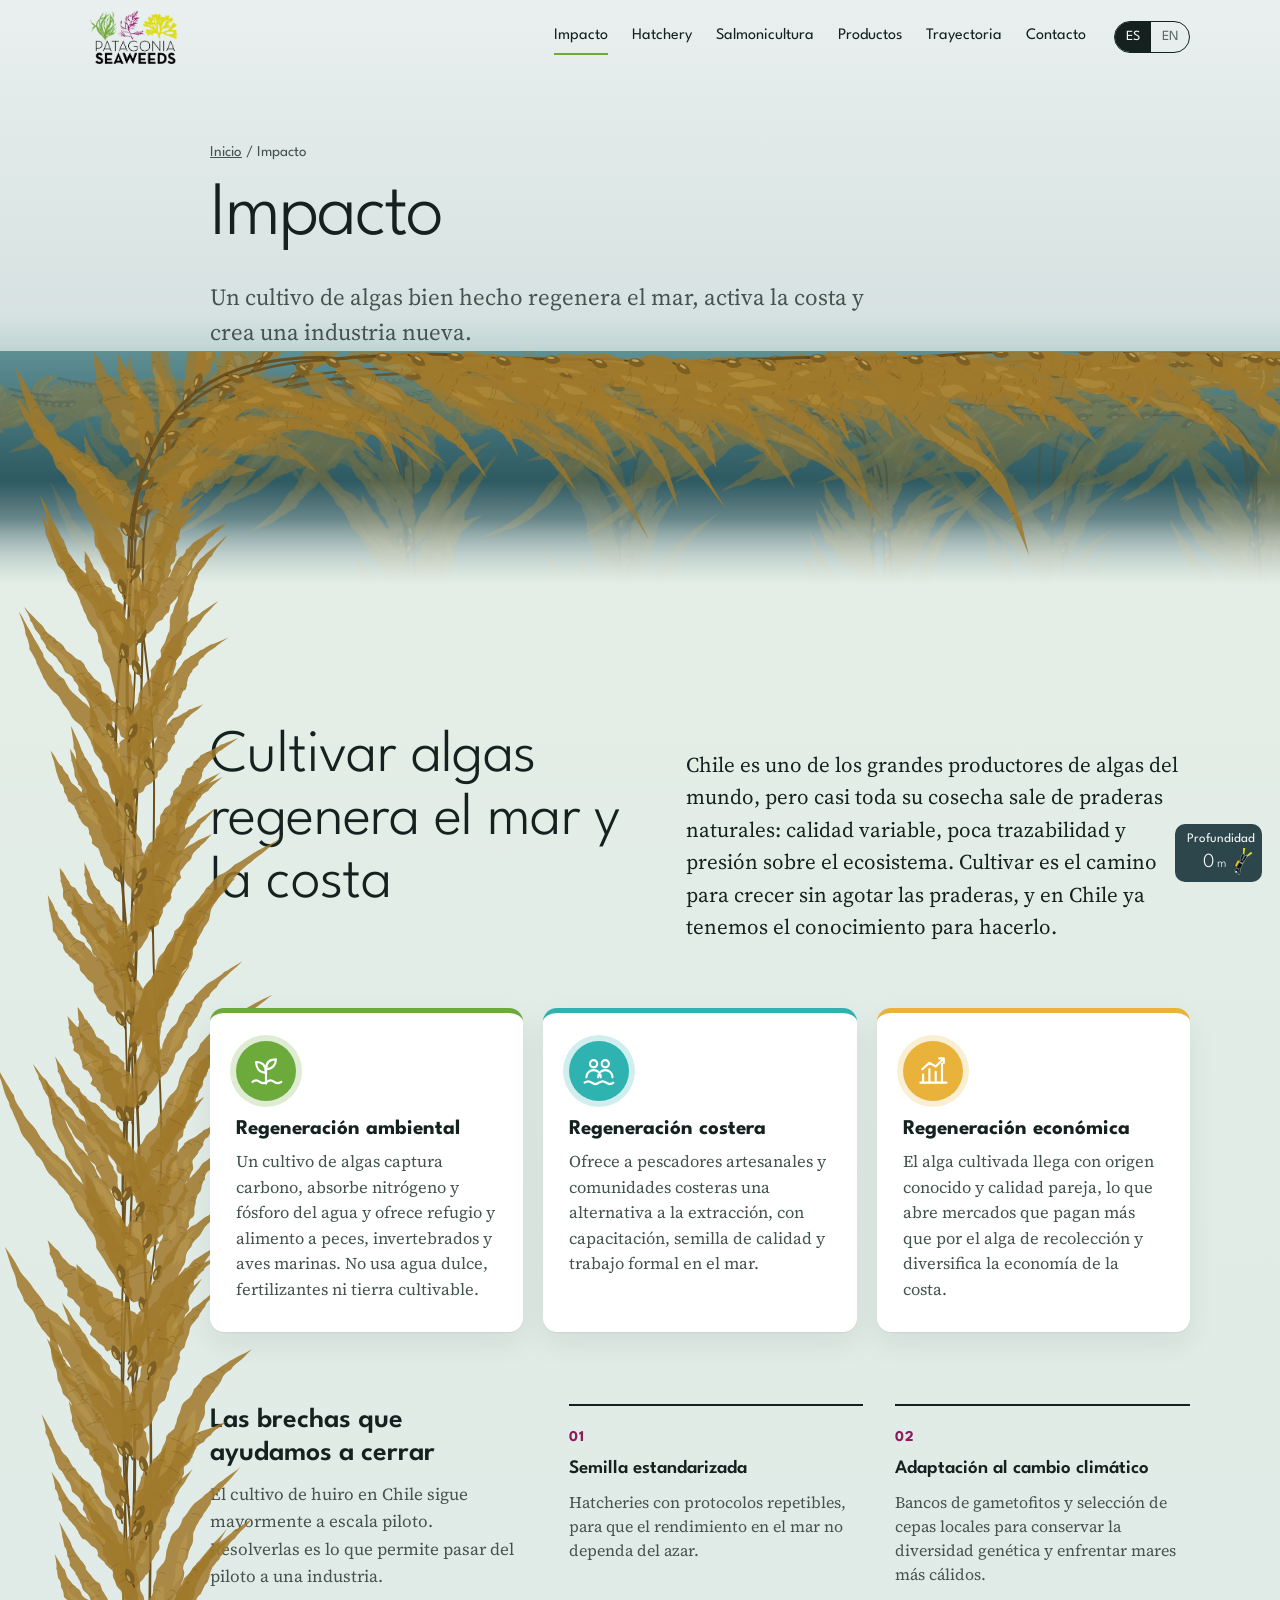
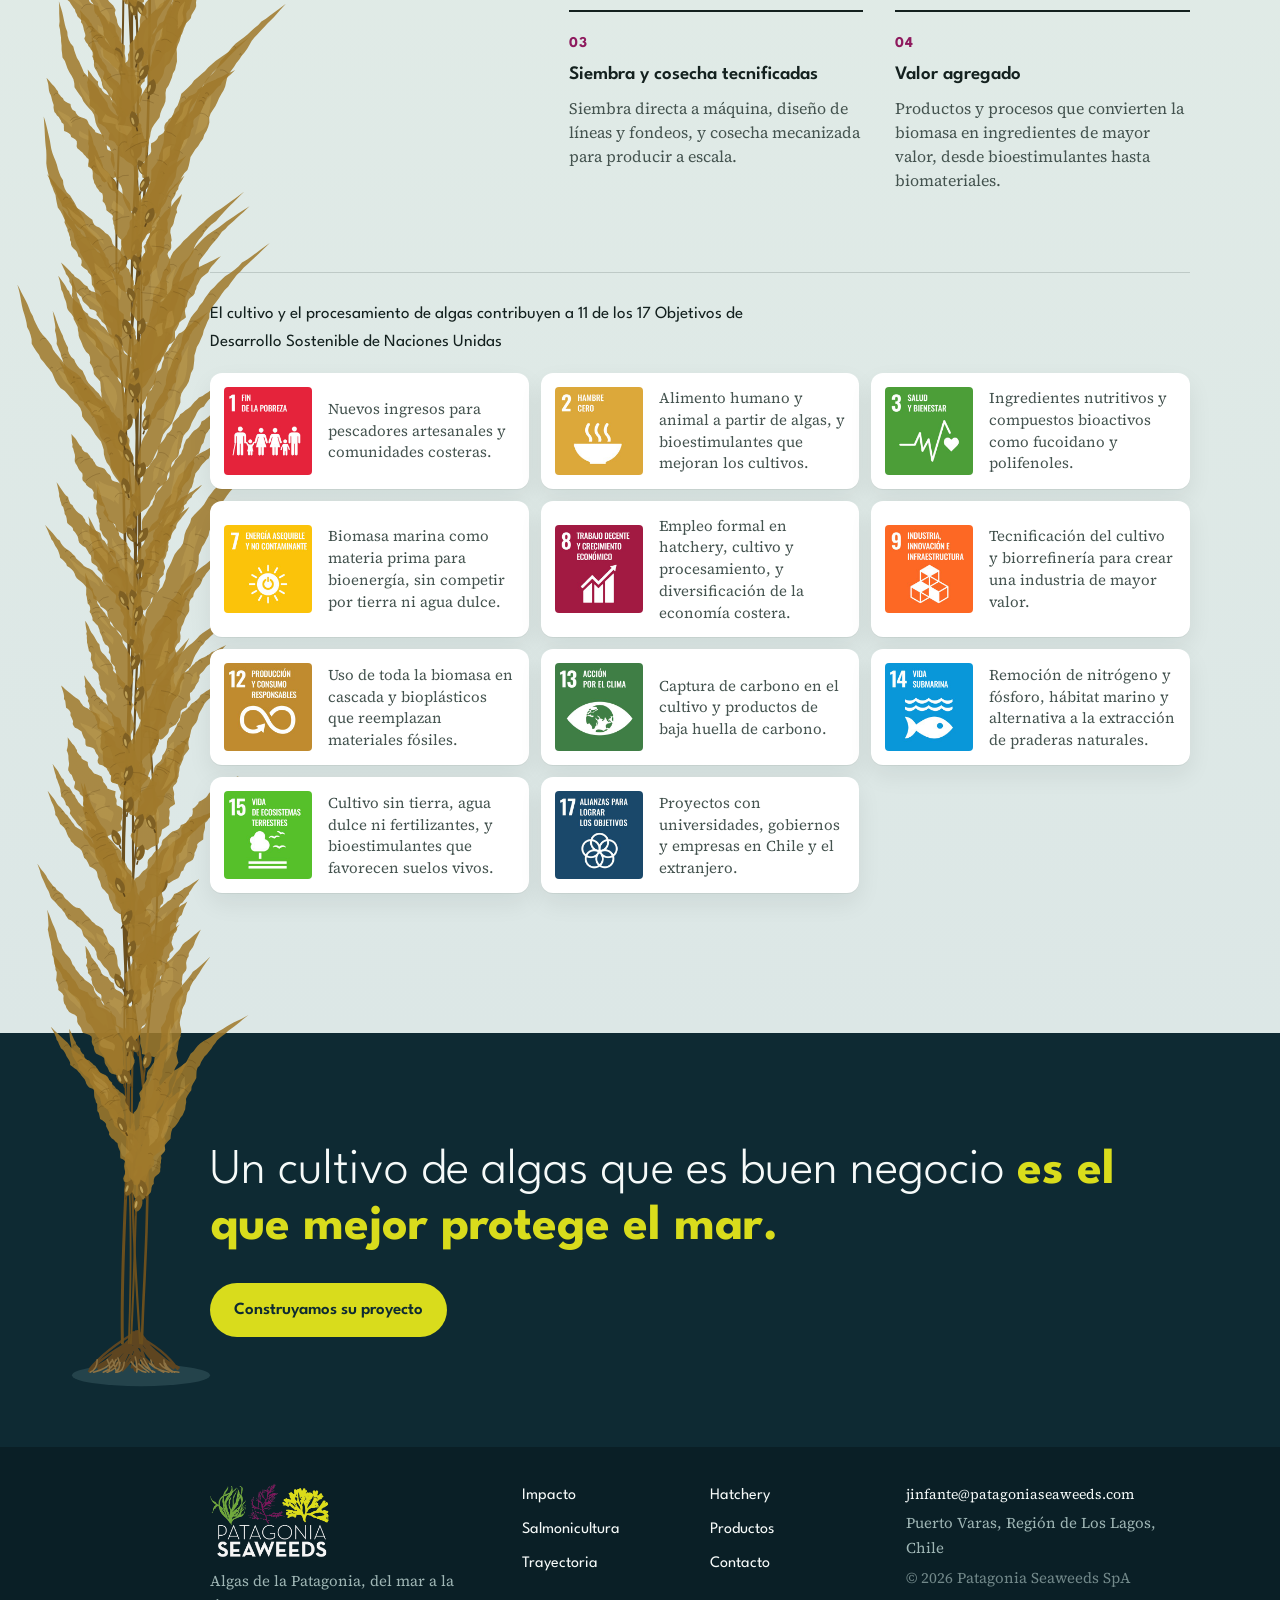
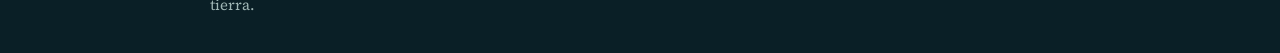
<file: impacto/index.html>
<!DOCTYPE html>

<html lang="es"><head>
<meta charset="utf-8"/>
<meta content="width=device-width, initial-scale=1.0" name="viewport"/>
<title>Impacto: cultivo regenerativo de algas | Patagonia Seaweeds</title>
<meta content="Por qué cultivar algas en Chile: regeneración ambiental, costera y económica, las brechas del cultivo de huiro y su aporte a los Objetivos de Desarrollo Sostenible." name="description"/>
<link href="https://www.patagoniaseaweeds.com/impacto/" rel="canonical"/>
<link href="https://www.patagoniaseaweeds.com/impacto/" hreflang="es" rel="alternate"/>
<link href="https://www.patagoniaseaweeds.com/en/impact/" hreflang="en" rel="alternate"/>
<link href="https://www.patagoniaseaweeds.com/impacto/" hreflang="x-default" rel="alternate"/>
<meta content="index, follow, max-image-preview:large, max-snippet:-1" name="robots"/>
<meta content="#0E2A33" name="theme-color"/>
<meta content="website" property="og:type"/>
<meta content="Patagonia Seaweeds" property="og:site_name"/>
<meta content="es_CL" property="og:locale"/>
<meta content="en_US" property="og:locale:alternate"/>
<meta content="https://www.patagoniaseaweeds.com/impacto/" property="og:url"/>
<meta content="Impacto: cultivo regenerativo de algas | Patagonia Seaweeds" property="og:title"/>
<meta content="Por qué cultivar algas en Chile: regeneración ambiental, costera y económica, las brechas del cultivo de huiro y su aporte a los Objetivos de Desarrollo Sostenible." property="og:description"/>
<meta content="https://www.patagoniaseaweeds.com/images/og.jpg" property="og:image"/>
<meta content="summary_large_image" name="twitter:card"/>
<link href="/favicon.ico" rel="icon" sizes="any"/>
<link href="/favicon-48.png" rel="icon" sizes="48x48" type="image/png"/>
<link href="/favicon-96.png" rel="icon" sizes="96x96" type="image/png"/>
<link href="/favicon-192.png" rel="icon" sizes="192x192" type="image/png"/>
<link href="/favicon.png" rel="apple-touch-icon" sizes="180x180"/>
<script type="application/ld+json">
  {
  "@context": "https://schema.org",
  "@graph": [
    {
      "@type": "WebPage",
      "@id": "https://www.patagoniaseaweeds.com/impacto/#page",
      "url": "https://www.patagoniaseaweeds.com/impacto/",
      "name": "Impacto: cultivo regenerativo de algas | Patagonia Seaweeds",
      "description": "Por qué cultivar algas en Chile: regeneración ambiental, costera y económica, las brechas del cultivo de huiro y su aporte a los Objetivos de Desarrollo Sostenible.",
      "inLanguage": "es",
      "isPartOf": {
        "@id": "https://www.patagoniaseaweeds.com/#web"
      },
      "about": {
        "@id": "https://www.patagoniaseaweeds.com/#org"
      }
    },
    {
      "@type": "BreadcrumbList",
      "itemListElement": [
        {
          "@type": "ListItem",
          "position": 1,
          "name": "Inicio",
          "item": "https://www.patagoniaseaweeds.com/"
        },
        {
          "@type": "ListItem",
          "position": 2,
          "name": "Impacto: cultivo regenerativo de algas",
          "item": "https://www.patagoniaseaweeds.com/impacto/"
        }
      ]
    }
  ]
}
  </script>
<link href="https://fonts.googleapis.com" rel="preconnect"/>
<link crossorigin="" href="https://fonts.gstatic.com" rel="preconnect"/>
<link href="https://fonts.googleapis.com/css2?family=League+Spartan:wght@200;300;600;700;800&amp;family=Source+Serif+4:ital,opsz,wght@0,8..60,400;0,8..60,600;1,8..60,400&amp;display=swap" rel="stylesheet"/>
<link href="/css/style.css?v=202611200856" rel="stylesheet"/>
</head><body><a class="skip" data-i18n="skip" href="#main">Saltar al contenido</a><header class="nav" id="nav">
<div class="nav-inner">
<a aria-label="Patagonia Seaweeds, inicio" class="brand" href="/">
<img alt="Patagonia Seaweeds" class="logo-dark" height="48" src="/images/logo-color.png" width="78"/>
<img alt="" class="logo-light" height="48" src="/images/logo-claro.png" width="78"/>
</a>
<nav aria-label="Principal" class="nav-links" id="navlinks">
      <a aria-current="page" data-i18n="nav8" href="/impacto/">Impacto</a>
      <a data-i18n="nav2" href="/hatchery/">Hatchery</a>
      <a data-i18n="nav6" href="/salmonicultura/">Salmonicultura</a>
      <a data-i18n="nav7" href="/productos/">Productos</a>
      <a data-i18n="nav4" href="/trayectoria/">Trayectoria</a>
      <a data-i18n="nav5" href="/contacto/">Contacto</a>
    </nav>
<div aria-label="Idioma / Language" class="lang" role="group">
<a aria-current="true" href="/impacto/" hreflang="es" lang="es">ES</a>
<a href="/en/impact/" hreflang="en" lang="en">EN</a>
</div>
<button aria-controls="navlinks" aria-expanded="false" aria-label="Menú" class="burger" id="burger"><span></span><span></span><span></span></button>
</div>
</header><main id="main"><svg aria-hidden="true" class="kelp-lane" id="kelpLane"></svg><section class="hero hero-sub" data-depth="0" id="top" style="--next:#E4EEE7">
<div class="wrap hero-copy"><p class="crumb"><a data-i18n="crumb_home" href="/">Inicio</a> <span aria-hidden="true">/</span> <span data-i18n="nav8">Impacto</span></p><h1 class="rise" data-i18n="ph_impacto">Impacto</h1><p class="lead rise d1" data-i18n="pl_impacto">Un cultivo de algas bien hecho regenera el mar, activa la costa y crea una industria nueva.</p></div>
<div aria-hidden="true" class="sea">
<svg preserveaspectratio="xMidYMin slice" viewbox="0 0 1440 380">
<defs>
<lineargradient id="water" x1="0" x2="0" y1="0" y2="1">
<stop offset="0" stop-color="#5E8F93"></stop>
<stop offset=".5" stop-color="#1F4A53"></stop>
<stop offset="1" stop-color="#EEF4F3" stop-opacity="0"></stop>
</lineargradient>
<lineargradient id="fade" x1="0" x2="0" y1="0" y2="1">
<stop offset="0" stop-color="#2C5B63" stop-opacity="0"></stop>
<stop offset="1" stop-color="#EEF4F3"></stop>
</lineargradient>
</defs>
<rect fill="url(#water)" height="380" width="1440" x="0" y="0"></rect>
<g id="canopy" opacity=".5"></g>
<rect fill="url(#fade)" height="130" width="1440" x="0" y="250"></rect>
</svg>
</div>
</section><section class="band-glacial" data-depth="6" id="impacto">
<div class="wrap">
<div class="intro">
<h2 data-i18n="ip_h">Cultivar algas regenera el mar y la costa</h2>
<p class="lead" data-i18n="ip_p">Chile es uno de los grandes productores de algas del mundo, pero casi toda su cosecha sale de praderas naturales: calidad variable, poca trazabilidad y presión sobre el ecosistema. Cultivar es el camino para crecer sin agotar las praderas, y en Chile ya tenemos el conocimiento para hacerlo.</p>
</div>
<ul class="pillars">
<li><span class="pl-ic"><svg aria-hidden="true" viewbox="0 0 40 40"><g fill="none" stroke="currentColor" stroke-linecap="round" stroke-linejoin="round" stroke-width="2.4"><path d="M20 34 V16"></path><path d="M20 22 C 12 22, 9 16, 9 10 C 16 10, 20 14, 20 22z M20 18 C 27 18, 31 13, 31 7 C 24 7, 20 11, 20 18z"></path><path d="M5 32 q4 -3 8 0 t8 0 t8 0 t8 0"></path></g></svg></span><h3 data-i18n="pl1_h">Regeneración ambiental</h3><p data-i18n="pl1_p">Un cultivo de algas captura carbono, absorbe nitrógeno y fósforo del agua y ofrece refugio y alimento a peces, invertebrados y aves marinas. No usa agua dulce, fertilizantes ni tierra cultivable.</p></li>
<li><span class="pl-ic"><svg aria-hidden="true" viewbox="0 0 40 40"><g fill="none" stroke="currentColor" stroke-linecap="round" stroke-linejoin="round" stroke-width="2.4"><circle cx="14" cy="12" r="4"></circle><circle cx="27" cy="12" r="4"></circle><path d="M6 27 c0 -5 4 -8 8 -8 s8 3 8 8 M19 27 c0 -5 4 -8 8 -8 s8 3 8 8"></path><path d="M4 33 q4 -3 8 0 t8 0 t8 0 t8 0"></path></g></svg></span><h3 data-i18n="pl2_h">Regeneración costera</h3><p data-i18n="pl2_p">Ofrece a pescadores artesanales y comunidades costeras una alternativa a la extracción, con capacitación, semilla de calidad y trabajo formal en el mar.</p></li>
<li><span class="pl-ic"><svg aria-hidden="true" viewbox="0 0 40 40"><g fill="none" stroke="currentColor" stroke-linecap="round" stroke-linejoin="round" stroke-width="2.4"><path d="M6 33 H35"></path><path d="M9 33 V24 M16 33 V18 M23 33 V21 M30 33 V12"></path><path d="M8 18 L16 11 L23 15 L32 6 M27 6 h5 v5"></path></g></svg></span><h3 data-i18n="pl3_h">Regeneración económica</h3><p data-i18n="pl3_p">El alga cultivada llega con origen conocido y calidad pareja, lo que abre mercados que pagan más que por el alga de recolección y diversifica la economía de la costa.</p></li>
</ul>
<div class="gaps">
<div class="gaps-head">
<h3 data-i18n="gp_h">Las brechas que ayudamos a cerrar</h3>
<p data-i18n="gp_p">El cultivo de huiro en Chile sigue mayormente a escala piloto. Resolverlas es lo que permite pasar del piloto a una industria.</p>
</div>
<ol class="gap-list">
<li><span class="gp-n">01</span><h4 data-i18n="gp1_h">Semilla estandarizada</h4><p data-i18n="gp1_p">Hatcheries con protocolos repetibles, para que el rendimiento en el mar no dependa del azar.</p></li>
<li><span class="gp-n">02</span><h4 data-i18n="gp2_h">Adaptación al cambio climático</h4><p data-i18n="gp2_p">Bancos de gametofitos y selección de cepas locales para conservar la diversidad genética y enfrentar mares más cálidos.</p></li>
<li><span class="gp-n">03</span><h4 data-i18n="gp3_h">Siembra y cosecha tecnificadas</h4><p data-i18n="gp3_p">Siembra directa a máquina, diseño de líneas y fondeos, y cosecha mecanizada para producir a escala.</p></li>
<li><span class="gp-n">04</span><h4 data-i18n="gp4_h">Valor agregado</h4><p data-i18n="gp4_p">Productos y procesos que convierten la biomasa en ingredientes de mayor valor, desde bioestimulantes hasta biomateriales.</p></li>
</ol>
</div>
<div class="sdg">
<p class="sdg-t" data-i18n="ods_t">El cultivo y el procesamiento de algas contribuyen a 11 de los 17 Objetivos de Desarrollo Sostenible de Naciones Unidas</p>
<ul class="sdg-grid">
<li style="--c:#E5243B"><img alt="ODS 1: Fin de la pobreza" class="sdg-ic" data-ods="1" height="88" loading="lazy" src="/images/ods/es-01.jpg" width="88"/><div><strong data-i18n="ods1">Fin de la pobreza</strong><span data-i18n="odsd1">Nuevos ingresos para pescadores artesanales y comunidades costeras.</span></div></li>
<li style="--c:#DDA63A"><img alt="ODS 2: Hambre cero" class="sdg-ic" data-ods="2" height="88" loading="lazy" src="/images/ods/es-02.jpg" width="88"/><div><strong data-i18n="ods2">Hambre cero</strong><span data-i18n="odsd2">Alimento humano y animal a partir de algas, y bioestimulantes que mejoran los cultivos.</span></div></li>
<li style="--c:#4C9F38"><img alt="ODS 3: Salud y bienestar" class="sdg-ic" data-ods="3" height="88" loading="lazy" src="/images/ods/es-03.jpg" width="88"/><div><strong data-i18n="ods3">Salud y bienestar</strong><span data-i18n="odsd3">Ingredientes nutritivos y compuestos bioactivos como fucoidano y polifenoles.</span></div></li>
<li style="--c:#FCC30B"><img alt="ODS 7: Energía asequible y no contaminante" class="sdg-ic" data-ods="7" height="88" loading="lazy" src="/images/ods/es-07.jpg" width="88"/><div><strong data-i18n="ods7">Energía asequible y no contaminante</strong><span data-i18n="odsd7">Biomasa marina como materia prima para bioenergía, sin competir por tierra ni agua dulce.</span></div></li>
<li style="--c:#A21942"><img alt="ODS 8: Trabajo decente y crecimiento económico" class="sdg-ic" data-ods="8" height="88" loading="lazy" src="/images/ods/es-08.jpg" width="88"/><div><strong data-i18n="ods8">Trabajo decente y crecimiento económico</strong><span data-i18n="odsd8">Empleo formal en hatchery, cultivo y procesamiento, y diversificación de la economía costera.</span></div></li>
<li style="--c:#FD6925"><img alt="ODS 9: Industria, innovación e infraestructura" class="sdg-ic" data-ods="9" height="88" loading="lazy" src="/images/ods/es-09.jpg" width="88"/><div><strong data-i18n="ods9">Industria, innovación e infraestructura</strong><span data-i18n="odsd9">Tecnificación del cultivo y biorrefinería para crear una industria de mayor valor.</span></div></li>
<li style="--c:#BF8B2E"><img alt="ODS 12: Producción y consumo responsables" class="sdg-ic" data-ods="12" height="88" loading="lazy" src="/images/ods/es-12.jpg" width="88"/><div><strong data-i18n="ods12">Producción y consumo responsables</strong><span data-i18n="odsd12">Uso de toda la biomasa en cascada y bioplásticos que reemplazan materiales fósiles.</span></div></li>
<li style="--c:#3F7E44"><img alt="ODS 13: Acción por el clima" class="sdg-ic" data-ods="13" height="88" loading="lazy" src="/images/ods/es-13.jpg" width="88"/><div><strong data-i18n="ods13">Acción por el clima</strong><span data-i18n="odsd13">Captura de carbono en el cultivo y productos de baja huella de carbono.</span></div></li>
<li style="--c:#0A97D9"><img alt="ODS 14: Vida submarina" class="sdg-ic" data-ods="14" height="88" loading="lazy" src="/images/ods/es-14.jpg" width="88"/><div><strong data-i18n="ods14">Vida submarina</strong><span data-i18n="odsd14">Remoción de nitrógeno y fósforo, hábitat marino y alternativa a la extracción de praderas naturales.</span></div></li>
<li style="--c:#56C02B"><img alt="ODS 15: Vida de ecosistemas terrestres" class="sdg-ic" data-ods="15" height="88" loading="lazy" src="/images/ods/es-15.jpg" width="88"/><div><strong data-i18n="ods15">Vida de ecosistemas terrestres</strong><span data-i18n="odsd15">Cultivo sin tierra, agua dulce ni fertilizantes, y bioestimulantes que favorecen suelos vivos.</span></div></li>
<li style="--c:#19486A"><img alt="ODS 17: Alianzas para lograr los objetivos" class="sdg-ic" data-ods="17" height="88" loading="lazy" src="/images/ods/es-17.jpg" width="88"/><div><strong data-i18n="ods17">Alianzas para lograr los objetivos</strong><span data-i18n="odsd17">Proyectos con universidades, gobiernos y empresas en Chile y el extranjero.</span></div></li>
</ul>
</div>
</div>
</section><section class="band-fjord cta-band" data-depth="34" id="cta"><div class="wrap">
<p class="cb-t"><span data-i18n="mf_a">Un cultivo de algas que es buen negocio</span> <strong data-i18n="mf_b">es el que mejor protege el mar.</strong></p>
<a class="btn btn-fucus" data-i18n="mf_cta" href="/contacto/">Construyamos su proyecto</a>
</div></section></main><footer><div class="wrap foot">
<div class="foot-brand"><img alt="Patagonia Seaweeds" height="74" src="/images/logo-claro.png" style="width:120px;height:auto" width="120"/>
<p data-i18n="ft_tag">Algas de la Patagonia, del mar a la tierra.</p></div>
<nav aria-label="Sitio" class="foot-nav">
<a data-i18n="nav8" href="/impacto/">Impacto</a><a data-i18n="nav2" href="/hatchery/">Hatchery</a><a data-i18n="nav6" href="/salmonicultura/">Salmonicultura</a>
<a data-i18n="nav7" href="/productos/">Productos</a><a data-i18n="nav4" href="/trayectoria/">Trayectoria</a><a data-i18n="nav5" href="/contacto/">Contacto</a>
</nav>
<div class="foot-ct"><a href="mailto:jinfante@patagoniaseaweeds.com">jinfante@patagoniaseaweeds.com</a>
<p data-i18n="ft_loc">Puerto Varas, Región de Los Lagos, Chile</p>
<p class="foot-c">© <span id="yr">2026</span> Patagonia Seaweeds SpA</p></div>
</div></footer><div aria-controls="depthTip" aria-expanded="false" class="depth" id="depth" role="button" tabindex="0"><span data-i18n="depth">Profundidad</span><strong><span class="dv"><span id="depthVal">0</span><em>m</em></span><svg class="diver" height="28" viewbox="0 0 26 44" width="17">
<g transform="translate(13 22) rotate(-64) translate(-23 -14)">
<g class="fin fin-a"><path d="M33 11.6 L44 6.5 L45.5 9.5 L35 13z" fill="#D9DC1C"></path></g>
<g class="fin fin-b"><path d="M33 15.4 L44 20.5 L42.5 23.3 L32.6 17.6z" fill="#D9DC1C"></path></g>
<path d="M24 12.2 L34 11.4 M24 15.6 L34 16.2" stroke="#9FB6B5" stroke-linecap="round" stroke-width="4"></path>
<path d="M24 12.2 L34 11.4 M24 15.6 L34 16.2" stroke="#0B1112" stroke-linecap="round" stroke-width="2.8"></path>
<rect fill="#E8C21C" height="4" rx="2" stroke="#0B1112" stroke-width=".5" width="11" x="12.5" y="7"></rect>
<path d="M10.5 13.9 C 10.5 10.6, 13 10.4, 18 10.6 L 25 11.4 C 26.6 11.6, 26.6 16.4, 25 16.6 L 18 17.3 C 13 17.5, 10.5 17.2, 10.5 13.9z" fill="#0B1112" stroke="#9FB6B5" stroke-width=".7"></path>
<path d="M21.6 10.6 L 21.6 17.2" stroke="#8C979B" stroke-width="2.4"></path>
<path d="M12 16 L 4.5 18.5" stroke="#9FB6B5" stroke-linecap="round" stroke-width="3.4"></path>
<path d="M12 16 L 4.5 18.5" stroke="#0B1112" stroke-linecap="round" stroke-width="2.2"></path>
<circle cx="7.6" cy="13.6" fill="#0B1112" r="3.3" stroke="#9FB6B5" stroke-width=".7"></circle>
<rect fill="#CFE3E8" height="2.8" rx=".9" width="3" x="4.1" y="11.8"></rect>
</g>
<g class="bub" fill="none" stroke="#CFE3E8" stroke-width=".9"><circle cx="2.6" cy="36.5" r="1.6"></circle><circle cx="2" cy="36.5" r="1.1"></circle><circle cx="3" cy="36.5" r="1.3"></circle><circle cx="2.2" cy="36.5" r=".9"></circle><circle cx="2.8" cy="36.5" r="1.4"></circle><circle cx="2.4" cy="36.5" r="1"></circle></g>
</svg></strong><div class="depth-tip" hidden="" id="depthTip"><p data-i18n="depth_tip">Al bajar por la página, el buzo desciende. A los 5 metros se encuentra con las líneas de cultivo de algas y a los 15 metros, con un alga fijada al sustrato.</p></div></div><script src="/js/kelp.js?v=202611200856"></script><script src="/js/main.js?v=202611200856"></script></body></html>
</file>
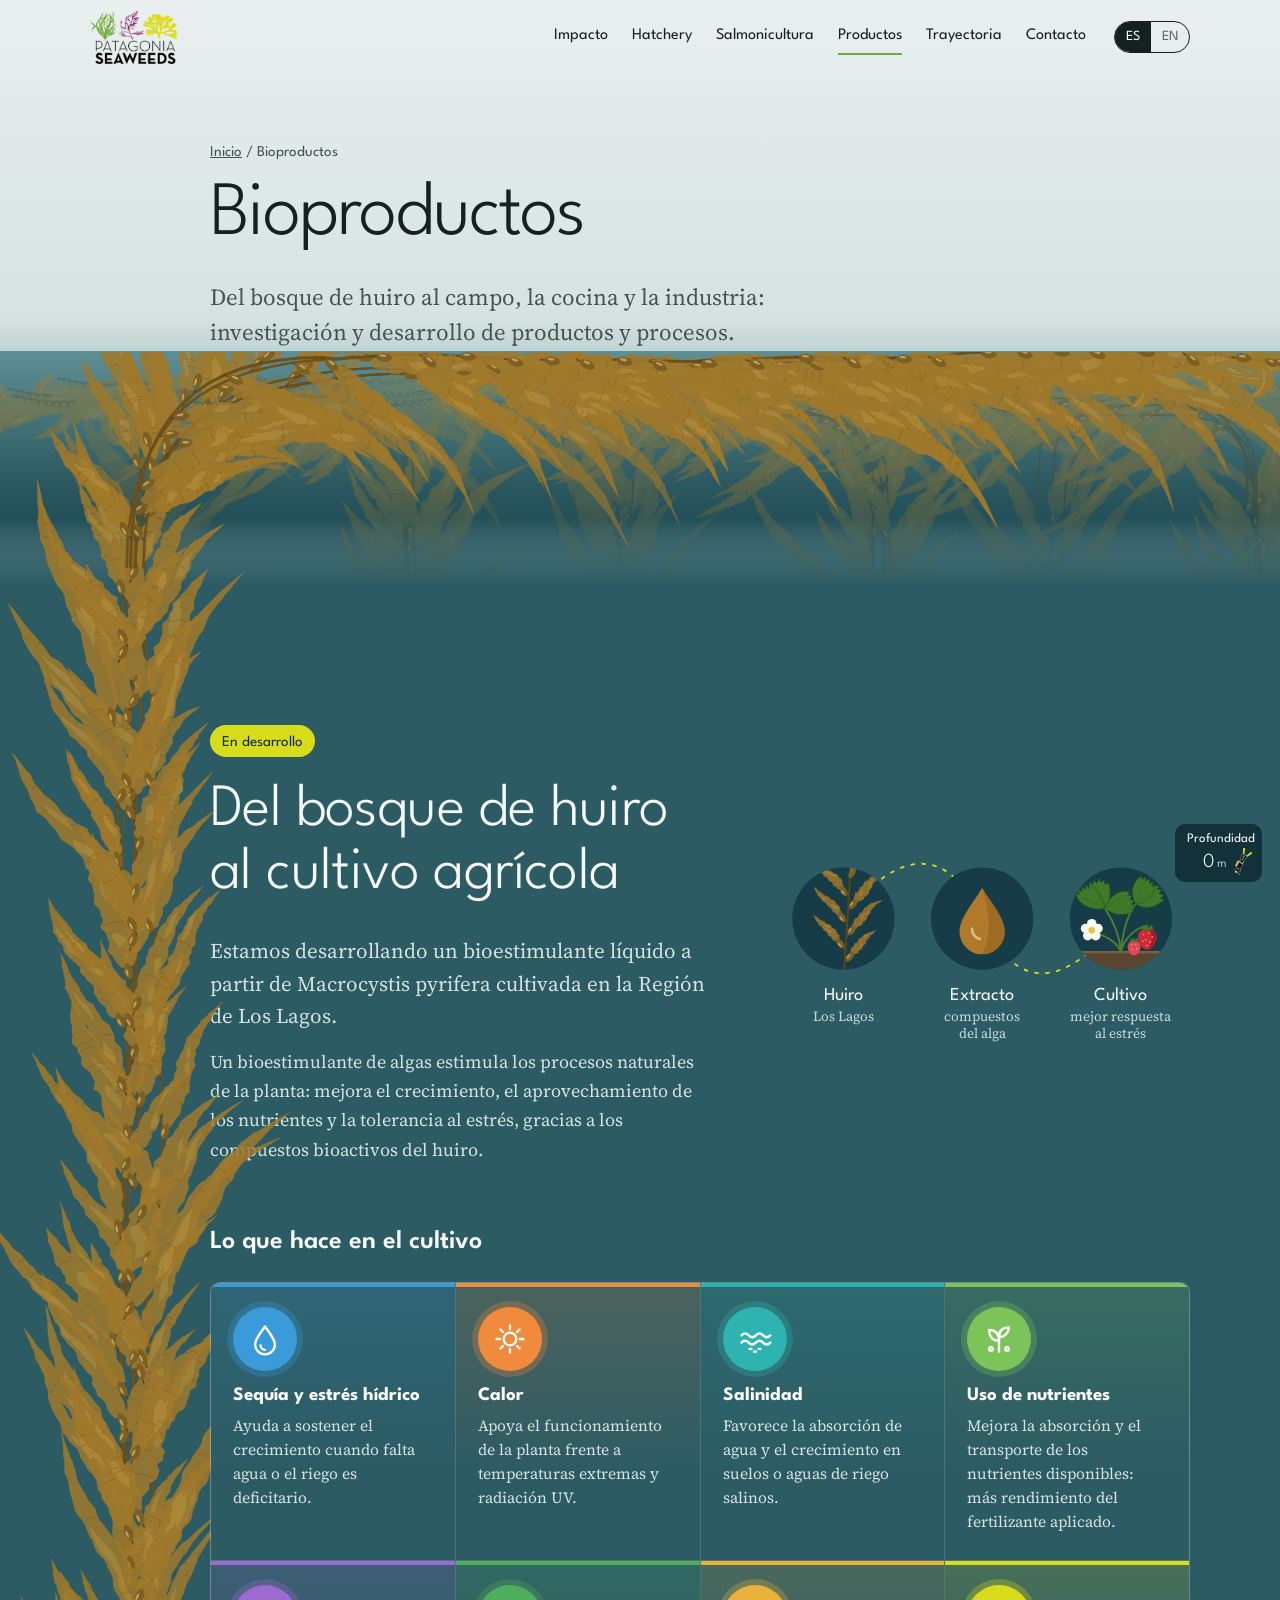
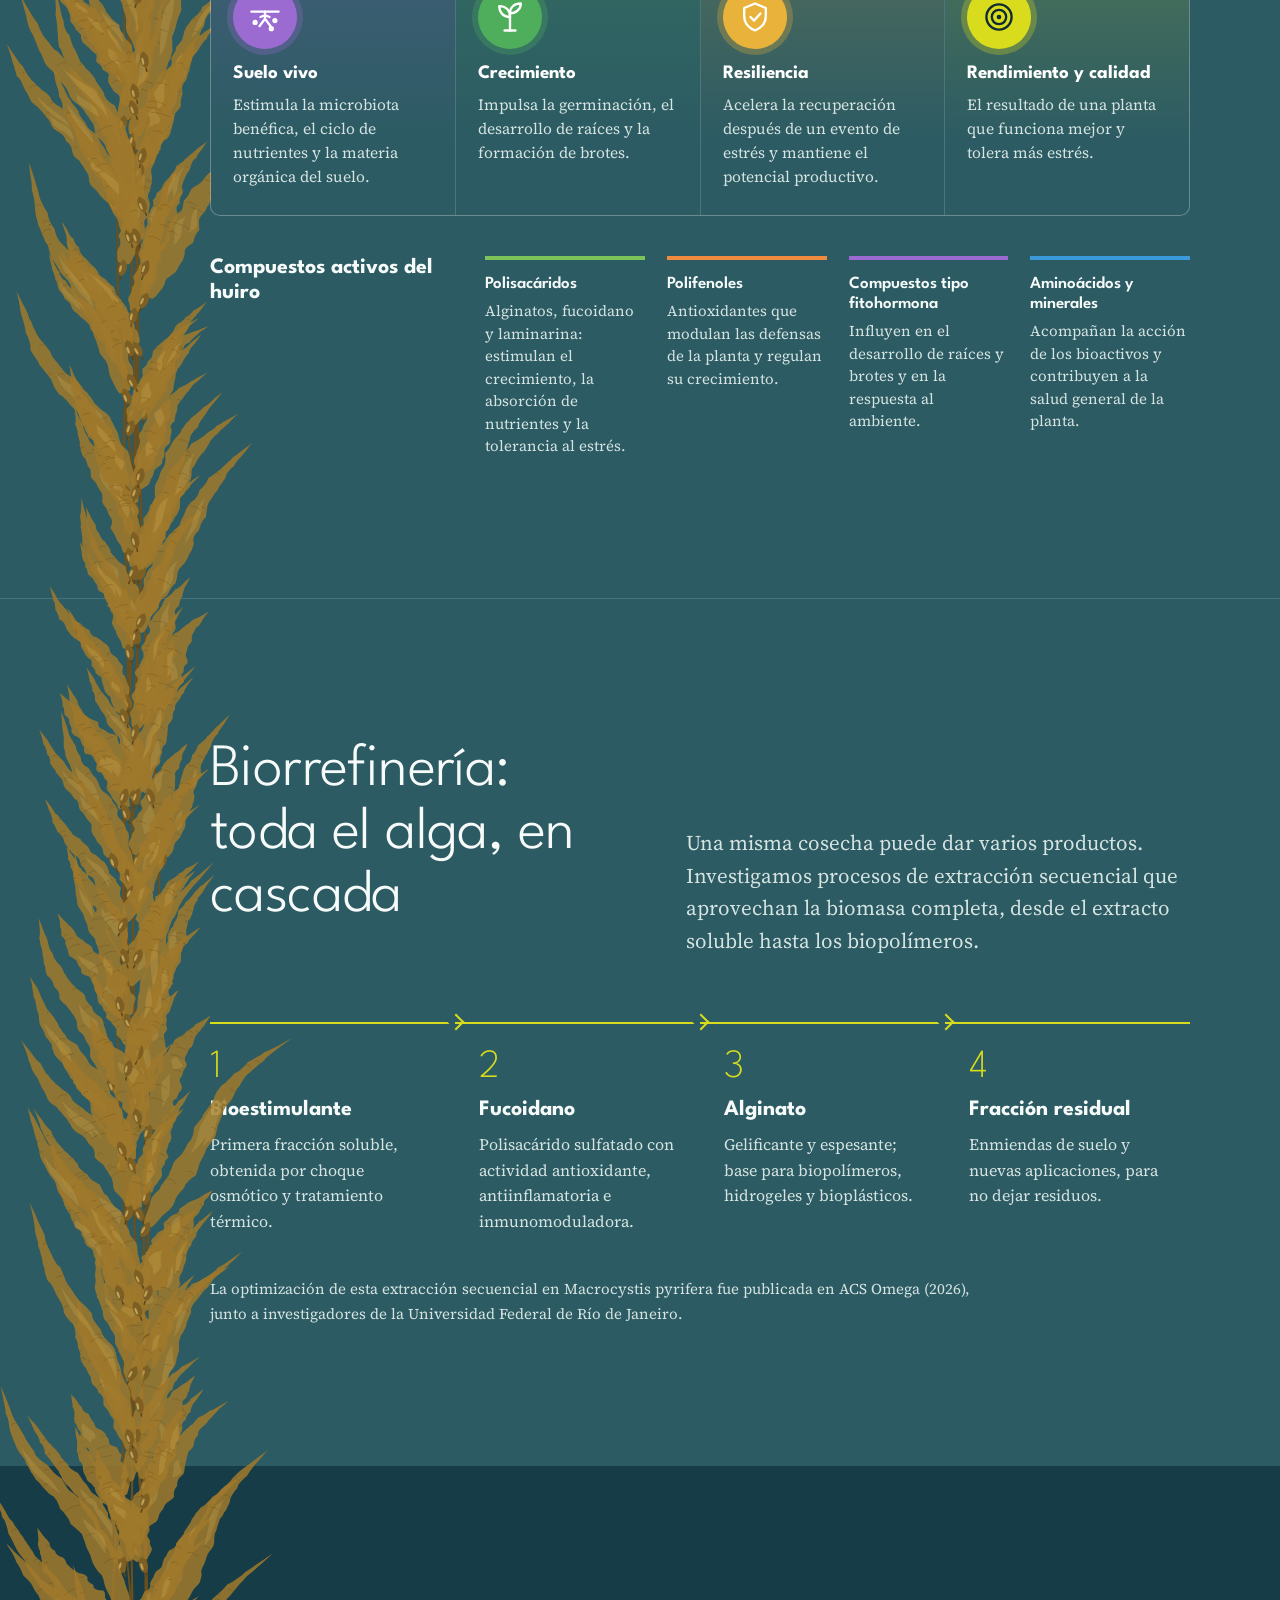
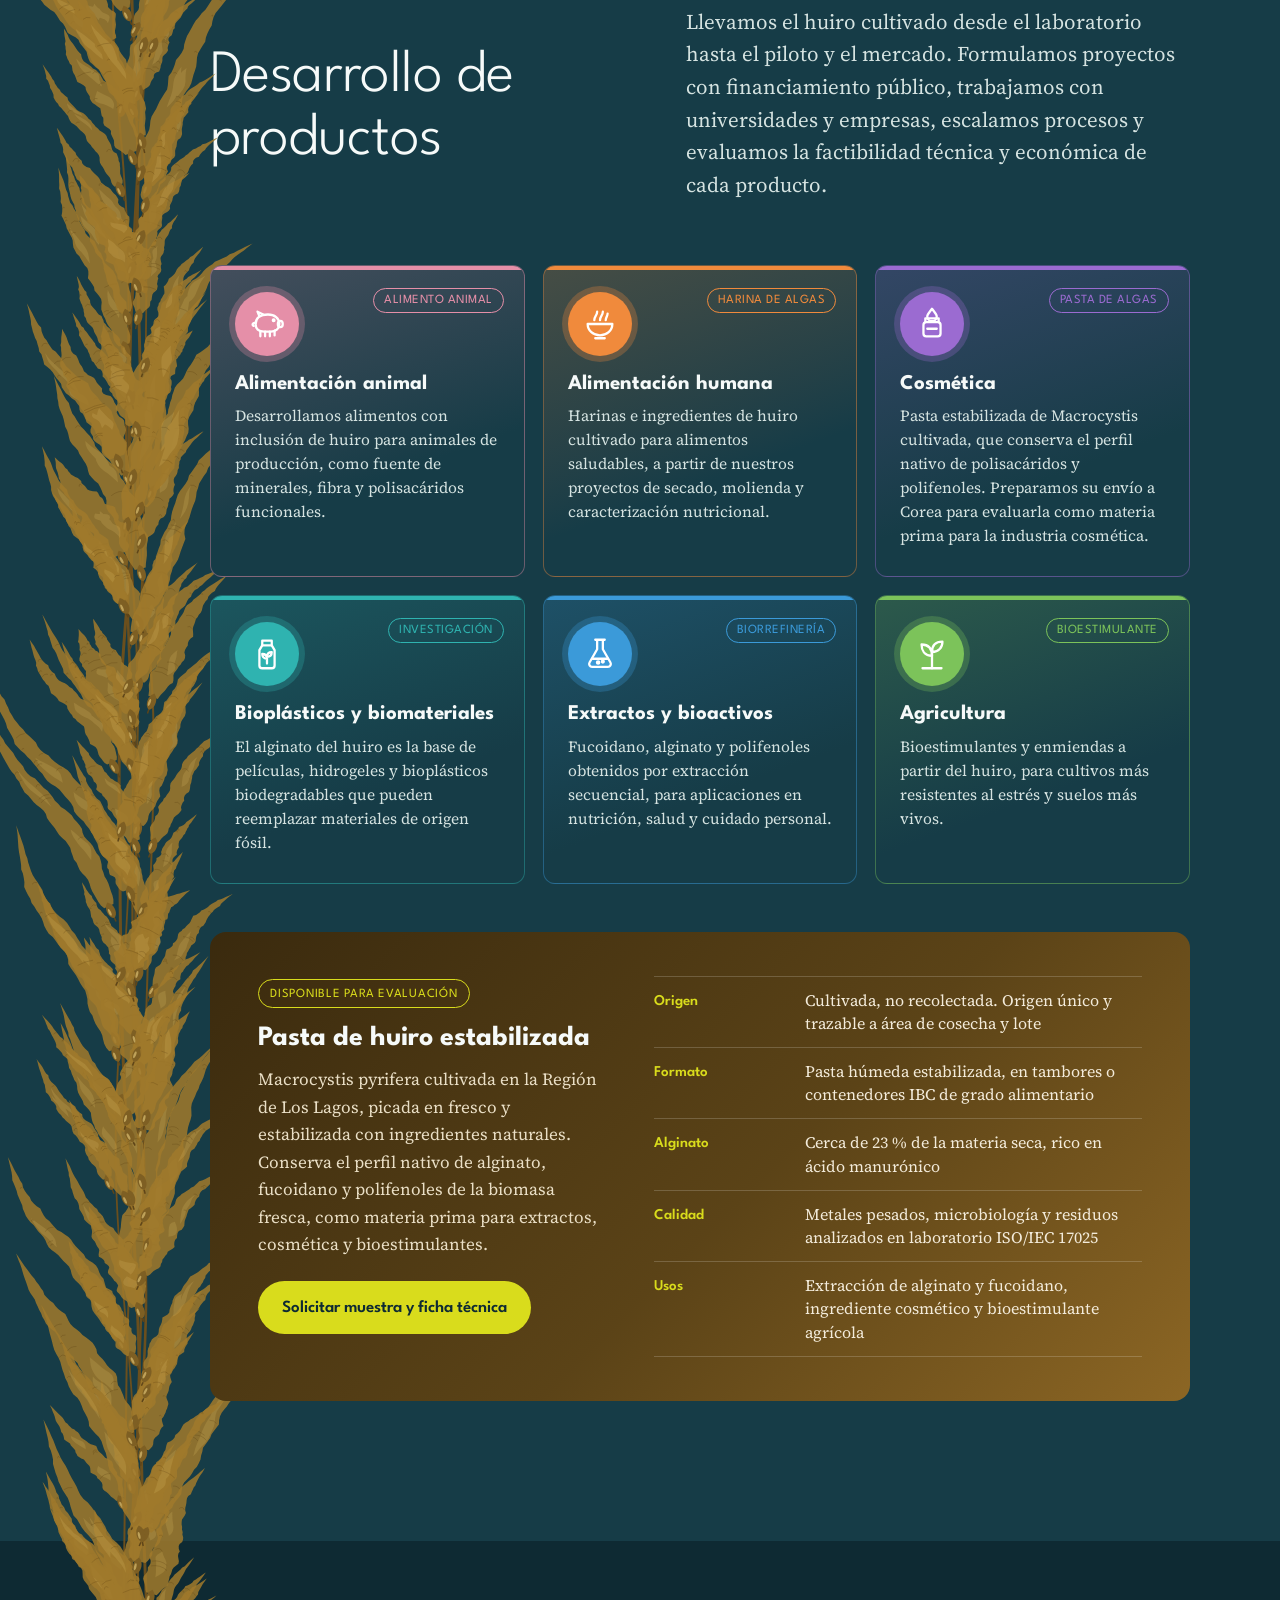
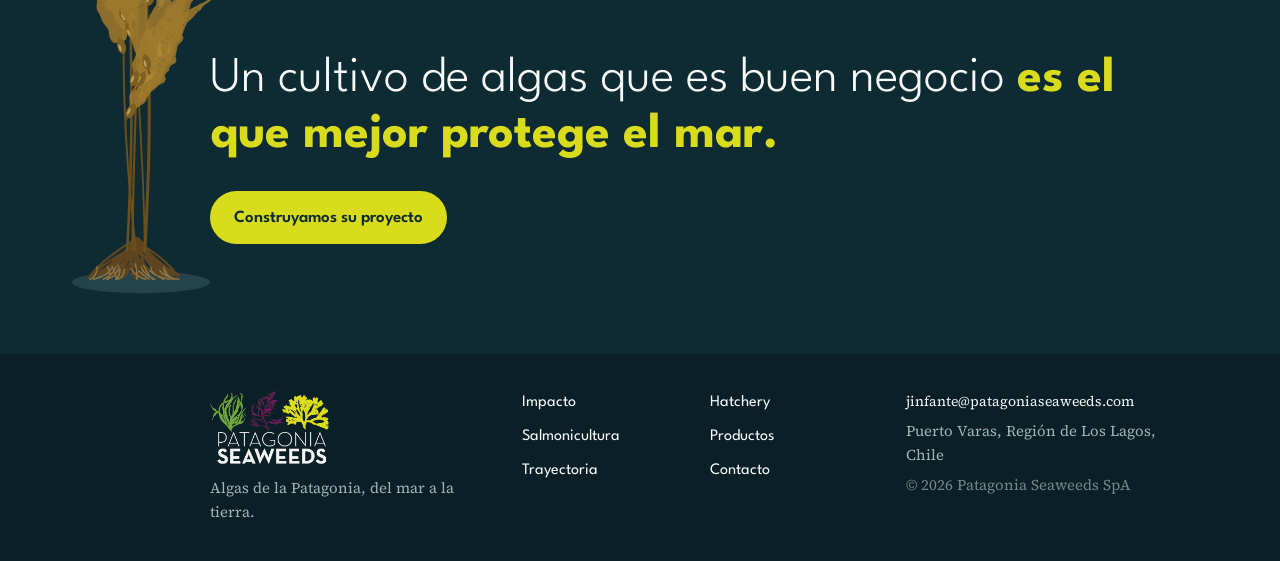
<file: productos/index.html>
<!DOCTYPE html>

<html lang="es"><head>
<meta charset="utf-8"/>
<meta content="width=device-width, initial-scale=1.0" name="viewport"/>
<title>Bioestimulantes, biorrefinería y productos de algas | Patagonia Seaweeds</title>
<meta content="Bioestimulante de huiro, biorrefinería en cascada y desarrollo de productos: alimento animal, alimentación humana, cosmética, bioplásticos y pasta de huiro estabilizada." name="description"/>
<link href="https://www.patagoniaseaweeds.com/productos/" rel="canonical"/>
<link href="https://www.patagoniaseaweeds.com/productos/" hreflang="es" rel="alternate"/>
<link href="https://www.patagoniaseaweeds.com/en/products/" hreflang="en" rel="alternate"/>
<link href="https://www.patagoniaseaweeds.com/productos/" hreflang="x-default" rel="alternate"/>
<meta content="index, follow, max-image-preview:large, max-snippet:-1" name="robots"/>
<meta content="#0E2A33" name="theme-color"/>
<meta content="website" property="og:type"/>
<meta content="Patagonia Seaweeds" property="og:site_name"/>
<meta content="es_CL" property="og:locale"/>
<meta content="en_US" property="og:locale:alternate"/>
<meta content="https://www.patagoniaseaweeds.com/productos/" property="og:url"/>
<meta content="Bioestimulantes, biorrefinería y productos de algas | Patagonia Seaweeds" property="og:title"/>
<meta content="Bioestimulante de huiro, biorrefinería en cascada y desarrollo de productos: alimento animal, alimentación humana, cosmética, bioplásticos y pasta de huiro estabilizada." property="og:description"/>
<meta content="https://www.patagoniaseaweeds.com/images/og.jpg" property="og:image"/>
<meta content="summary_large_image" name="twitter:card"/>
<link href="/favicon.ico" rel="icon" sizes="any"/>
<link href="/favicon-48.png" rel="icon" sizes="48x48" type="image/png"/>
<link href="/favicon-96.png" rel="icon" sizes="96x96" type="image/png"/>
<link href="/favicon-192.png" rel="icon" sizes="192x192" type="image/png"/>
<link href="/favicon.png" rel="apple-touch-icon" sizes="180x180"/>
<script type="application/ld+json">
  {
  "@context": "https://schema.org",
  "@graph": [
    {
      "@type": "WebPage",
      "@id": "https://www.patagoniaseaweeds.com/productos/#page",
      "url": "https://www.patagoniaseaweeds.com/productos/",
      "name": "Bioestimulantes, biorrefinería y productos de algas | Patagonia Seaweeds",
      "description": "Bioestimulante de huiro, biorrefinería en cascada y desarrollo de productos: alimento animal, alimentación humana, cosmética, bioplásticos y pasta de huiro estabilizada.",
      "inLanguage": "es",
      "isPartOf": {
        "@id": "https://www.patagoniaseaweeds.com/#web"
      },
      "about": {
        "@id": "https://www.patagoniaseaweeds.com/#org"
      }
    },
    {
      "@type": "BreadcrumbList",
      "itemListElement": [
        {
          "@type": "ListItem",
          "position": 1,
          "name": "Inicio",
          "item": "https://www.patagoniaseaweeds.com/"
        },
        {
          "@type": "ListItem",
          "position": 2,
          "name": "Bioestimulantes, biorrefinería y productos de algas",
          "item": "https://www.patagoniaseaweeds.com/productos/"
        }
      ]
    }
  ]
}
  </script>
<link href="https://fonts.googleapis.com" rel="preconnect"/>
<link crossorigin="" href="https://fonts.gstatic.com" rel="preconnect"/>
<link href="https://fonts.googleapis.com/css2?family=League+Spartan:wght@200;300;600;700;800&amp;family=Source+Serif+4:ital,opsz,wght@0,8..60,400;0,8..60,600;1,8..60,400&amp;display=swap" rel="stylesheet"/>
<link href="/css/style.css?v=202611200856" rel="stylesheet"/>
</head><body><a class="skip" data-i18n="skip" href="#main">Saltar al contenido</a><header class="nav" id="nav">
<div class="nav-inner">
<a aria-label="Patagonia Seaweeds, inicio" class="brand" href="/">
<img alt="Patagonia Seaweeds" class="logo-dark" height="48" src="/images/logo-color.png" width="78"/>
<img alt="" class="logo-light" height="48" src="/images/logo-claro.png" width="78"/>
</a>
<nav aria-label="Principal" class="nav-links" id="navlinks">
      <a data-i18n="nav8" href="/impacto/">Impacto</a>
      <a data-i18n="nav2" href="/hatchery/">Hatchery</a>
      <a data-i18n="nav6" href="/salmonicultura/">Salmonicultura</a>
      <a aria-current="page" data-i18n="nav7" href="/productos/">Productos</a>
      <a data-i18n="nav4" href="/trayectoria/">Trayectoria</a>
      <a data-i18n="nav5" href="/contacto/">Contacto</a>
    </nav>
<div aria-label="Idioma / Language" class="lang" role="group">
<a aria-current="true" href="/productos/" hreflang="es" lang="es">ES</a>
<a href="/en/products/" hreflang="en" lang="en">EN</a>
</div>
<button aria-controls="navlinks" aria-expanded="false" aria-label="Menú" class="burger" id="burger"><span></span><span></span><span></span></button>
</div>
</header><main id="main"><svg aria-hidden="true" class="kelp-lane" id="kelpLane"></svg><section class="hero hero-sub" data-depth="0" id="top" style="--next:#2C5B63">
<div class="wrap hero-copy"><p class="crumb"><a data-i18n="crumb_home" href="/">Inicio</a> <span aria-hidden="true">/</span> <span data-i18n="nav7">Bioproductos</span></p><h1 class="rise" data-i18n="ph_productos">Bioproductos</h1><p class="lead rise d1" data-i18n="pl_productos">Del bosque de huiro al campo, la cocina y la industria: investigación y desarrollo de productos y procesos.</p></div>
<div aria-hidden="true" class="sea">
<svg preserveaspectratio="xMidYMin slice" viewbox="0 0 1440 380">
<defs>
<lineargradient id="water" x1="0" x2="0" y1="0" y2="1">
<stop offset="0" stop-color="#5E8F93"></stop>
<stop offset=".5" stop-color="#1F4A53"></stop>
<stop offset="1" stop-color="#EEF4F3" stop-opacity="0"></stop>
</lineargradient>
<lineargradient id="fade" x1="0" x2="0" y1="0" y2="1">
<stop offset="0" stop-color="#2C5B63" stop-opacity="0"></stop>
<stop offset="1" stop-color="#EEF4F3"></stop>
</lineargradient>
</defs>
<rect fill="url(#water)" height="380" width="1440" x="0" y="0"></rect>
<g id="canopy" opacity=".5"></g>
<rect fill="url(#fade)" height="130" width="1440" x="0" y="250"></rect>
</svg>
</div>
</section><section class="band-mid" data-depth="17" id="bioestimulante">
<div class="wrap">
<div class="bio-grid">
<div>
<span class="tag" data-i18n="bio_tag">En desarrollo</span>
<h2 data-i18n="bio_h">Del bosque de huiro al cultivo agrícola</h2>
<p class="lead" data-i18n="bio_p1">Estamos desarrollando un bioestimulante líquido a partir de Macrocystis pyrifera cultivada en la Región de Los Lagos.</p>
<p data-i18n="bio_p2">Un bioestimulante de algas estimula los procesos naturales de la planta: mejora el crecimiento, el aprovechamiento de los nutrientes y la tolerancia al estrés, gracias a los compuestos bioactivos del huiro.</p>
</div>
<svg aria-label="Del huiro al extracto y del extracto a una planta de frutilla" class="flow" id="flow" role="img" viewbox="0 0 570 370">
<defs><clippath id="cKelp"><circle r="70"></circle></clippath><clippath id="cCrop"><circle r="70"></circle></clippath></defs>
<path class="path" d="M95 150 C 170 50, 240 50, 285 150 S 395 250, 475 150"></path>
<g transform="translate(95 150)">
<circle fill="#163C47" r="70"></circle>
<g clip-path="url(#cKelp)" id="flowKelp"></g>
</g>
<g transform="translate(285 150)">
<circle fill="#163C47" r="70"></circle>
<path d="M0 -42 C 15 -18, 31 0, 31 18 a 31 31 0 0 1 -62 0 C -31 0, -15 -18, 0 -42z" fill="#B07A2A"></path>
<path d="M0 -42 C 15 -18, 31 0, 31 18 a 31 31 0 0 1 -31 31 C 8 30, 16 10, 0 -42z" fill="#8E5F1E" opacity=".55"></path>
<path d="M-14 14 a 14 14 0 0 0 11 14" fill="none" opacity=".7" stroke="#F3D9A6" stroke-linecap="round" stroke-width="3.5"></path>
</g>
<g transform="translate(475 150)">
<circle fill="#163C47" r="70"></circle>
<g clip-path="url(#cCrop)">
<path d="M-70 46 H70 V70 H-70z" fill="#5A4630"></path>
<path d="M-70 46 H70" stroke="#7A6044" stroke-width="3"></path>
<g fill="none" stroke="#4E7F2F" stroke-linecap="round" stroke-width="2.6">
<path d="M0 46 C -2 20, -14 -2, -22 -14"></path><path d="M0 46 C 2 18, 10 -6, 20 -20"></path><path d="M0 46 C 4 26, 20 14, 34 10"></path><path d="M0 46 C -6 30, -26 22, -40 16"></path>
</g>
<g fill="#3F7A2B" stroke="#2C5A1E" stroke-width="1">
<path d="M-22 -14 c -16 -6 -26 -22 -20 -36 l 3 4 l 2 -6 l 4 4 l 3 -6 l 3 5 l 4 -4 l 1 6 l 5 -2 c 4 14 2 28 -5 35z"></path>
<path d="M-22 -14 c -20 4 -36 -6 -40 -20 l 5 1 l -2 -6 l 6 2 l -1 -6 l 5 3 l 1 -6 l 4 5 l 3 -4 c 12 8 18 20 19 31z"></path>
<path d="M-22 -14 c 6 -18 22 -26 34 -22 l -3 4 l 6 1 l -3 5 l 6 2 l -4 4 l 5 3 l -5 3 l 3 4 c -12 7 -26 6 -39 -4z"></path>
<path d="M20 -20 c 4 -18 18 -28 32 -24 l -3 4 l 6 1 l -3 5 l 6 2 l -4 4 l 5 3 l -5 3 c -10 8 -24 9 -34 2z"></path>
<path d="M20 -20 c -8 -16 -4 -32 8 -38 l 1 5 l 4 -4 l 1 6 l 5 -3 l 0 6 l 5 -2 l -2 6 l 5 0 c -2 14 -12 24 -27 24z"></path>
</g>
<g fill="none" opacity=".7" stroke="#2C5A1E" stroke-width=".8">
<path d="M-22 -14 L -36 -44 M-22 -14 L -52 -28 M-22 -14 L 4 -32 M20 -20 L 46 -36 M20 -20 L 30 -50"></path>
</g>
<g transform="translate(-40 16)">
<circle cx="0" cy="-9" fill="#FAFAF5" r="6.5"></circle><circle cx="8.5" cy="-2.5" fill="#FAFAF5" r="6.5"></circle><circle cx="5.5" cy="7.5" fill="#FAFAF5" r="6.5"></circle><circle cx="-5.5" cy="7.5" fill="#FAFAF5" r="6.5"></circle><circle cx="-8.5" cy="-2.5" fill="#FAFAF5" r="6.5"></circle>
<circle fill="#E7C33A" r="4.5"></circle>
</g>
<g transform="translate(36 22)">
<path d="M0 -8 C 14 -8, 16 6, 8 16 C 4 22, -4 22, -8 16 C -16 6, -14 -8, 0 -8z" fill="#D2263A"></path>
<path d="M0 -8 C 14 -8, 16 6, 8 16 C 6 19, 3 21, 1 21 C 8 10, 9 -2, 0 -8z" fill="#A81A2D"></path>
<g fill="#F4D35E"><circle cx="-5" cy="0" r="1"></circle><circle cx="2" cy="-2" r="1"></circle><circle cx="7" cy="3" r="1"></circle><circle cx="-2" cy="7" r="1"></circle><circle cx="4" cy="10" r="1"></circle><circle cx="-6" cy="9" r="1"></circle><circle cx="0" cy="15" r="1"></circle></g>
<path d="M-9 -8 l 4 -6 l 3 5 l 2 -7 l 2 7 l 3 -5 l 4 6 c -6 3 -12 3 -18 0z" fill="#3F7A2B"></path>
</g>
<g transform="translate(18 36) scale(.7)">
<path d="M0 -8 C 14 -8, 16 6, 8 16 C 4 22, -4 22, -8 16 C -16 6, -14 -8, 0 -8z" fill="#E0465A"></path>
<g fill="#F4D35E"><circle cx="-5" cy="0" r="1.2"></circle><circle cx="3" cy="-1" r="1.2"></circle><circle cx="5" cy="8" r="1.2"></circle><circle cx="-3" cy="9" r="1.2"></circle></g>
<path d="M-9 -8 l 4 -6 l 3 5 l 2 -7 l 2 7 l 3 -5 l 4 6 c -6 3 -12 3 -18 0z" fill="#3F7A2B"></path>
</g>
</g>
</g>
<text class="lbl" data-i18n="fl1" text-anchor="middle" x="95" y="262">Huiro</text>
<text class="sub" data-i18n="fl1s" text-anchor="middle" x="95" y="290">Los Lagos</text>
<text class="lbl" data-i18n="fl2" text-anchor="middle" x="285" y="262">Extracto</text>
<text class="sub" data-i18n="fl2s" text-anchor="middle" x="285" y="290">compuestos</text>
<text class="sub" data-i18n="fl2t" text-anchor="middle" x="285" y="314">del alga</text>
<text class="lbl" data-i18n="fl3" text-anchor="middle" x="475" y="262">Cultivo</text>
<text class="sub" data-i18n="fl3s" text-anchor="middle" x="475" y="290">mejor respuesta</text>
<text class="sub" data-i18n="fl3t" text-anchor="middle" x="475" y="314">al estrés</text>
</svg>
</div>
<div class="bx">
<h3 class="bx-title" data-i18n="bx_t">Lo que hace en el cultivo</h3>
<ul class="bx-grid">
<li><span class="bx-ic"><svg aria-hidden="true" viewbox="0 0 40 40"><path d="M20 6 C 26 15, 31 20, 31 26 a 11 11 0 0 1 -22 0 C 9 20, 14 15, 20 6z" fill="none" stroke="currentColor" stroke-linecap="round" stroke-linejoin="round" stroke-width="2.2"></path><path d="M15 27 a 5 5 0 0 0 5 5" fill="none" stroke="currentColor" stroke-linecap="round" stroke-linejoin="round" stroke-width="2.2"></path></svg></span><h3 data-i18n="bx1_h">Sequía y estrés hídrico</h3><p data-i18n="bx1_p">Ayuda a sostener el crecimiento cuando falta agua o el riego es deficitario.</p></li>
<li><span class="bx-ic"><svg aria-hidden="true" viewbox="0 0 40 40"><circle cx="20" cy="20" fill="none" r="7" stroke="currentColor" stroke-linecap="round" stroke-linejoin="round" stroke-width="2.2"></circle><path d="M20 5v4M20 31v4M5 20h4M31 20h4M9.4 9.4l2.8 2.8M27.8 27.8l2.8 2.8M9.4 30.6l2.8-2.8M27.8 12.2l2.8-2.8" fill="none" stroke="currentColor" stroke-linecap="round" stroke-linejoin="round" stroke-width="2.2"></path></svg></span><h3 data-i18n="bx2_h">Calor</h3><p data-i18n="bx2_p">Apoya el funcionamiento de la planta frente a temperaturas extremas y radiación UV.</p></li>
<li><span class="bx-ic"><svg aria-hidden="true" viewbox="0 0 40 40"><path d="M5 16 q 4 -4 8 0 t 8 0 t 8 0 t 8 0 M5 24 q 4 -4 8 0 t 8 0 t 8 0 t 8 0" fill="none" stroke="currentColor" stroke-linecap="round" stroke-linejoin="round" stroke-width="2.2"></path><path d="M14 31h2M24 31h2M19 34h2" fill="none" stroke="currentColor" stroke-linecap="round" stroke-linejoin="round" stroke-width="2.2"></path></svg></span><h3 data-i18n="bx3_h">Salinidad</h3><p data-i18n="bx3_p">Favorece la absorción de agua y el crecimiento en suelos o aguas de riego salinos.</p></li>
<li><span class="bx-ic"><svg aria-hidden="true" viewbox="0 0 40 40"><path d="M20 34 V16" fill="none" stroke="currentColor" stroke-linecap="round" stroke-linejoin="round" stroke-width="2.2"></path><path d="M20 22 C 12 22, 9 16, 9 10 C 16 10, 20 14, 20 22z M20 18 C 26 18, 31 13, 31 7 C 24 7, 20 11, 20 18z" fill="none" stroke="currentColor" stroke-linecap="round" stroke-linejoin="round" stroke-width="2.2"></path><circle cx="11" cy="31" fill="none" r="2" stroke="currentColor" stroke-linecap="round" stroke-linejoin="round" stroke-width="2.2"></circle><circle cx="29" cy="31" fill="none" r="2" stroke="currentColor" stroke-linecap="round" stroke-linejoin="round" stroke-width="2.2"></circle></svg></span><h3 data-i18n="bx4_h">Uso de nutrientes</h3><p data-i18n="bx4_p">Mejora la absorción y el transporte de los nutrientes disponibles: más rendimiento del fertilizante aplicado.</p></li>
<li><span class="bx-ic"><svg aria-hidden="true" viewbox="0 0 40 40"><path d="M5 14 H35" fill="none" stroke="currentColor" stroke-linecap="round" stroke-linejoin="round" stroke-width="2.2"></path><path d="M20 14 v8 M20 22 l-6 8 M20 22 l6 8 M20 18 l-5 2 M20 18 l5 2" fill="none" stroke="currentColor" stroke-linecap="round" stroke-linejoin="round" stroke-width="2.2"></path><circle cx="9" cy="26" fill="none" r="1.6" stroke="currentColor" stroke-linecap="round" stroke-linejoin="round" stroke-width="2.2"></circle><circle cx="31" cy="24" fill="none" r="1.6" stroke="currentColor" stroke-linecap="round" stroke-linejoin="round" stroke-width="2.2"></circle><circle cx="27" cy="33" fill="none" r="1.6" stroke="currentColor" stroke-linecap="round" stroke-linejoin="round" stroke-width="2.2"></circle></svg></span><h3 data-i18n="bx5_h">Suelo vivo</h3><p data-i18n="bx5_p">Estimula la microbiota benéfica, el ciclo de nutrientes y la materia orgánica del suelo.</p></li>
<li><span class="bx-ic"><svg aria-hidden="true" viewbox="0 0 40 40"><path d="M20 35 V14" fill="none" stroke="currentColor" stroke-linecap="round" stroke-linejoin="round" stroke-width="2.2"></path><path d="M20 20 C 12 20, 8 14, 8 8 C 15 8, 20 12, 20 20z M20 16 C 27 16, 32 11, 32 5 C 25 5, 20 9, 20 16z" fill="none" stroke="currentColor" stroke-linecap="round" stroke-linejoin="round" stroke-width="2.2"></path><path d="M14 35 h12" fill="none" stroke="currentColor" stroke-linecap="round" stroke-linejoin="round" stroke-width="2.2"></path></svg></span><h3 data-i18n="bx6_h">Crecimiento</h3><p data-i18n="bx6_p">Impulsa la germinación, el desarrollo de raíces y la formación de brotes.</p></li>
<li><span class="bx-ic"><svg aria-hidden="true" viewbox="0 0 40 40"><path d="M20 5 L32 10 V19 C 32 27, 27 32, 20 35 C 13 32, 8 27, 8 19 V10z" fill="none" stroke="currentColor" stroke-linecap="round" stroke-linejoin="round" stroke-width="2.2"></path><path d="M15 20 l4 4 l7 -8" fill="none" stroke="currentColor" stroke-linecap="round" stroke-linejoin="round" stroke-width="2.2"></path></svg></span><h3 data-i18n="bx7_h">Resiliencia</h3><p data-i18n="bx7_p">Acelera la recuperación después de un evento de estrés y mantiene el potencial productivo.</p></li>
<li><span class="bx-ic"><svg aria-hidden="true" viewbox="0 0 40 40"><circle cx="20" cy="20" fill="none" r="14" stroke="currentColor" stroke-linecap="round" stroke-linejoin="round" stroke-width="2.2"></circle><circle cx="20" cy="20" fill="none" r="8" stroke="currentColor" stroke-linecap="round" stroke-linejoin="round" stroke-width="2.2"></circle><circle cx="20" cy="20" fill="currentColor" r="2.6"></circle></svg></span><h3 data-i18n="bx8_h">Rendimiento y calidad</h3><p data-i18n="bx8_p">El resultado de una planta que funciona mejor y tolera más estrés.</p></li>
</ul>
<div class="bx-comp">
<h3 data-i18n="cp_t">Compuestos activos del huiro</h3>
<ul>
<li><h4 data-i18n="cp1_h">Polisacáridos</h4><p data-i18n="cp1_p">Alginatos, fucoidano y laminarina: estimulan el crecimiento, la absorción de nutrientes y la tolerancia al estrés.</p></li>
<li><h4 data-i18n="cp2_h">Polifenoles</h4><p data-i18n="cp2_p">Antioxidantes que modulan las defensas de la planta y regulan su crecimiento.</p></li>
<li><h4 data-i18n="cp3_h">Compuestos tipo fitohormona</h4><p data-i18n="cp3_p">Influyen en el desarrollo de raíces y brotes y en la respuesta al ambiente.</p></li>
<li><h4 data-i18n="cp4_h">Aminoácidos y minerales</h4><p data-i18n="cp4_p">Acompañan la acción de los bioactivos y contribuyen a la salud general de la planta.</p></li>
</ul>
</div>
</div>
</div>
</section><section class="band-mid band-line" data-depth="20" id="biorrefineria">
<div class="wrap">
<div class="intro">
<h2 data-i18n="br_h">Biorrefinería: toda el alga, en cascada</h2>
<p class="lead" data-i18n="br_p">Una misma cosecha puede dar varios productos. Investigamos procesos de extracción secuencial que aprovechan la biomasa completa, desde el extracto soluble hasta los biopolímeros.</p>
</div>
<ol class="cascade">
<li><span class="cx-n">1</span><h3 data-i18n="cx1_h">Bioestimulante</h3><p data-i18n="cx1_p">Primera fracción soluble, obtenida por choque osmótico y tratamiento térmico.</p></li>
<li><span class="cx-n">2</span><h3 data-i18n="cx2_h">Fucoidano</h3><p data-i18n="cx2_p">Polisacárido sulfatado con actividad antioxidante, antiinflamatoria e inmunomoduladora.</p></li>
<li><span class="cx-n">3</span><h3 data-i18n="cx3_h">Alginato</h3><p data-i18n="cx3_p">Gelificante y espesante; base para biopolímeros, hidrogeles y bioplásticos.</p></li>
<li><span class="cx-n">4</span><h3 data-i18n="cx4_h">Fracción residual</h3><p data-i18n="cx4_p">Enmiendas de suelo y nuevas aplicaciones, para no dejar residuos.</p></li>
</ol>
<p class="cascade-ref" data-i18n="br_ref">La optimización de esta extracción secuencial en Macrocystis pyrifera fue publicada en ACS Omega (2026), junto a investigadores de la Universidad Federal de Río de Janeiro.</p>
</div>
</section><section class="band-deep" data-depth="21" id="productos">
<div class="wrap">
<div class="intro">
<h2 data-i18n="pd_h">Desarrollo de productos</h2>
<p class="lead" data-i18n="pd_p">Llevamos el huiro cultivado desde el laboratorio hasta el piloto y el mercado. Formulamos proyectos con financiamiento público, trabajamos con universidades y empresas, escalamos procesos y evaluamos la factibilidad técnica y económica de cada producto.</p>
</div>
<ul class="pd-grid">
<li><span class="pd-ic"><svg aria-hidden="true" viewbox="0 0 40 40"><g fill="none" stroke="currentColor" stroke-linecap="round" stroke-linejoin="round" stroke-width="2.4"><path d="M8 20 C 8 13, 14 10, 21 10 C 28 10, 33 14, 33 20 C 33 25, 29 28, 24 28 H 17 C 11 28, 8 25, 8 20z"></path><path d="M12 12 l-2 -5 l6 3"></path><ellipse cx="34" cy="20" rx="2.6" ry="3.4"></ellipse><path d="M13 28 v5 M18 28 v5 M23 28 v5 M28 27 v5"></path><circle cx="27" cy="16" fill="currentColor" r=".9"></circle><path d="M8 19 c -3 -1, -4 2, -2 3"></path></g></svg></span><span class="pd-tag" data-i18n="pd1_t">Alimento animal</span><h3 data-i18n="pd1_h">Alimentación animal</h3><p data-i18n="pd1_p">Desarrollamos alimentos con inclusión de huiro para animales de producción, como fuente de minerales, fibra y polisacáridos funcionales.</p></li>
<li><span class="pd-ic"><svg aria-hidden="true" viewbox="0 0 40 40"><g fill="none" stroke="currentColor" stroke-linecap="round" stroke-linejoin="round" stroke-width="2.4"><path d="M7 20 H33 C 33 27, 27 32, 20 32 C 13 32, 7 27, 7 20z"></path><path d="M14 16 C 14 12, 17 11, 17 7 M20 16 C 20 12, 23 11, 23 7 M26 16 C 26 13, 28 12, 28 9"></path><path d="M15 35 h10"></path></g></svg></span><span class="pd-tag" data-i18n="pd2_t">Harina de algas</span><h3 data-i18n="pd2_h">Alimentación humana</h3><p data-i18n="pd2_p">Harinas e ingredientes de huiro cultivado para alimentos saludables, a partir de nuestros proyectos de secado, molienda y caracterización nutricional.</p></li>
<li><span class="pd-ic"><svg aria-hidden="true" viewbox="0 0 40 40"><g fill="none" stroke="currentColor" stroke-linecap="round" stroke-linejoin="round" stroke-width="2.4"><rect height="15" rx="3" width="18" x="11" y="18"></rect><path d="M13 18 v-4 h14 v4"></path><path d="M20 4 C 23 8, 25 10, 25 12 a 5 5 0 0 1 -10 0 C 15 10, 17 8, 20 4z"></path><path d="M15 25 h10"></path></g></svg></span><span class="pd-tag" data-i18n="pd3_t">Pasta de algas</span><h3 data-i18n="pd3_h">Cosmética</h3><p data-i18n="pd3_p">Pasta estabilizada de Macrocystis cultivada, que conserva el perfil nativo de polisacáridos y polifenoles. Preparamos su envío a Corea para evaluarla como materia prima para la industria cosmética.</p></li>
<li><span class="pd-ic"><svg aria-hidden="true" viewbox="0 0 40 40"><g fill="none" stroke="currentColor" stroke-linecap="round" stroke-linejoin="round" stroke-width="2.4"><path d="M15 6 h10 v5 l3 5 v16 a 3 3 0 0 1 -3 3 h-10 a 3 3 0 0 1 -3 -3 v-16 l3 -5z"></path><path d="M15 11 h10"></path><path d="M20 30 V22 M20 25 c -4 0, -5 -3, -5 -5 c 3 0, 5 2, 5 5 M20 23 c 3 0, 5 -2, 5 -5 c -3 0, -5 2, -5 5"></path></g></svg></span><span class="pd-tag" data-i18n="pd4_t">Investigación</span><h3 data-i18n="pd4_h">Bioplásticos y biomateriales</h3><p data-i18n="pd4_p">El alginato del huiro es la base de películas, hidrogeles y bioplásticos biodegradables que pueden reemplazar materiales de origen fósil.</p></li>
<li><span class="pd-ic"><svg aria-hidden="true" viewbox="0 0 40 40"><g fill="none" stroke="currentColor" stroke-linecap="round" stroke-linejoin="round" stroke-width="2.4"><path d="M15 5 h10 M17 5 v10 l-8 14 a 3 3 0 0 0 2.6 4.5 h16.8 a 3 3 0 0 0 2.6 -4.5 l-8 -14 v-10"></path><path d="M12 25 h16"></path><circle cx="18" cy="29" fill="currentColor" r="1.2"></circle><circle cx="23" cy="28" fill="currentColor" r="1"></circle></g></svg></span><span class="pd-tag" data-i18n="pd5_t">Biorrefinería</span><h3 data-i18n="pd5_h">Extractos y bioactivos</h3><p data-i18n="pd5_p">Fucoidano, alginato y polifenoles obtenidos por extracción secuencial, para aplicaciones en nutrición, salud y cuidado personal.</p></li>
<li><span class="pd-ic"><svg aria-hidden="true" viewbox="0 0 40 40"><g fill="none" stroke="currentColor" stroke-linecap="round" stroke-linejoin="round" stroke-width="2.4"><path d="M20 35 V16"></path><path d="M20 22 C 12 22, 9 16, 9 10 C 16 10, 20 14, 20 22z M20 18 C 27 18, 31 13, 31 7 C 24 7, 20 11, 20 18z"></path><path d="M10 35 h20"></path></g></svg></span><span class="pd-tag" data-i18n="pd6_t">Bioestimulante</span><h3 data-i18n="pd6_h">Agricultura</h3><p data-i18n="pd6_p">Bioestimulantes y enmiendas a partir del huiro, para cultivos más resistentes al estrés y suelos más vivos.</p></li>
</ul>
<div class="spec">
<div class="spec-copy">
<span class="spec-tag" data-i18n="sp_tag">Disponible para evaluación</span>
<h3 data-i18n="sp_h">Pasta de huiro estabilizada</h3>
<p data-i18n="sp_p">Macrocystis pyrifera cultivada en la Región de Los Lagos, picada en fresco y estabilizada con ingredientes naturales. Conserva el perfil nativo de alginato, fucoidano y polifenoles de la biomasa fresca, como materia prima para extractos, cosmética y bioestimulantes.</p>
<a class="btn btn-fucus" data-i18n="sp_cta" href="/contacto/">Solicitar muestra y ficha técnica</a>
</div>
<dl class="spec-list">
<div><dt data-i18n="sp1_k">Origen</dt><dd data-i18n="sp1_v">Cultivada, no recolectada. Origen único y trazable a área de cosecha y lote</dd></div>
<div><dt data-i18n="sp2_k">Formato</dt><dd data-i18n="sp2_v">Pasta húmeda estabilizada, en tambores o contenedores IBC de grado alimentario</dd></div>
<div><dt data-i18n="sp3_k">Alginato</dt><dd data-i18n="sp3_v">Cerca de 23 % de la materia seca, rico en ácido manurónico</dd></div>
<div><dt data-i18n="sp4_k">Calidad</dt><dd data-i18n="sp4_v">Metales pesados, microbiología y residuos analizados en laboratorio ISO/IEC 17025</dd></div>
<div><dt data-i18n="sp5_k">Usos</dt><dd data-i18n="sp5_v">Extracción de alginato y fucoidano, ingrediente cosmético y bioestimulante agrícola</dd></div>
</dl>
</div>
</div>
</section><section class="band-fjord cta-band" data-depth="34" id="cta"><div class="wrap">
<p class="cb-t"><span data-i18n="mf_a">Un cultivo de algas que es buen negocio</span> <strong data-i18n="mf_b">es el que mejor protege el mar.</strong></p>
<a class="btn btn-fucus" data-i18n="mf_cta" href="/contacto/">Construyamos su proyecto</a>
</div></section></main><footer><div class="wrap foot">
<div class="foot-brand"><img alt="Patagonia Seaweeds" height="74" src="/images/logo-claro.png" style="width:120px;height:auto" width="120"/>
<p data-i18n="ft_tag">Algas de la Patagonia, del mar a la tierra.</p></div>
<nav aria-label="Sitio" class="foot-nav">
<a data-i18n="nav8" href="/impacto/">Impacto</a><a data-i18n="nav2" href="/hatchery/">Hatchery</a><a data-i18n="nav6" href="/salmonicultura/">Salmonicultura</a>
<a data-i18n="nav7" href="/productos/">Productos</a><a data-i18n="nav4" href="/trayectoria/">Trayectoria</a><a data-i18n="nav5" href="/contacto/">Contacto</a>
</nav>
<div class="foot-ct"><a href="mailto:jinfante@patagoniaseaweeds.com">jinfante@patagoniaseaweeds.com</a>
<p data-i18n="ft_loc">Puerto Varas, Región de Los Lagos, Chile</p>
<p class="foot-c">© <span id="yr">2026</span> Patagonia Seaweeds SpA</p></div>
</div></footer><div aria-controls="depthTip" aria-expanded="false" class="depth" id="depth" role="button" tabindex="0"><span data-i18n="depth">Profundidad</span><strong><span class="dv"><span id="depthVal">0</span><em>m</em></span><svg class="diver" height="28" viewbox="0 0 26 44" width="17">
<g transform="translate(13 22) rotate(-64) translate(-23 -14)">
<g class="fin fin-a"><path d="M33 11.6 L44 6.5 L45.5 9.5 L35 13z" fill="#D9DC1C"></path></g>
<g class="fin fin-b"><path d="M33 15.4 L44 20.5 L42.5 23.3 L32.6 17.6z" fill="#D9DC1C"></path></g>
<path d="M24 12.2 L34 11.4 M24 15.6 L34 16.2" stroke="#9FB6B5" stroke-linecap="round" stroke-width="4"></path>
<path d="M24 12.2 L34 11.4 M24 15.6 L34 16.2" stroke="#0B1112" stroke-linecap="round" stroke-width="2.8"></path>
<rect fill="#E8C21C" height="4" rx="2" stroke="#0B1112" stroke-width=".5" width="11" x="12.5" y="7"></rect>
<path d="M10.5 13.9 C 10.5 10.6, 13 10.4, 18 10.6 L 25 11.4 C 26.6 11.6, 26.6 16.4, 25 16.6 L 18 17.3 C 13 17.5, 10.5 17.2, 10.5 13.9z" fill="#0B1112" stroke="#9FB6B5" stroke-width=".7"></path>
<path d="M21.6 10.6 L 21.6 17.2" stroke="#8C979B" stroke-width="2.4"></path>
<path d="M12 16 L 4.5 18.5" stroke="#9FB6B5" stroke-linecap="round" stroke-width="3.4"></path>
<path d="M12 16 L 4.5 18.5" stroke="#0B1112" stroke-linecap="round" stroke-width="2.2"></path>
<circle cx="7.6" cy="13.6" fill="#0B1112" r="3.3" stroke="#9FB6B5" stroke-width=".7"></circle>
<rect fill="#CFE3E8" height="2.8" rx=".9" width="3" x="4.1" y="11.8"></rect>
</g>
<g class="bub" fill="none" stroke="#CFE3E8" stroke-width=".9"><circle cx="2.6" cy="36.5" r="1.6"></circle><circle cx="2" cy="36.5" r="1.1"></circle><circle cx="3" cy="36.5" r="1.3"></circle><circle cx="2.2" cy="36.5" r=".9"></circle><circle cx="2.8" cy="36.5" r="1.4"></circle><circle cx="2.4" cy="36.5" r="1"></circle></g>
</svg></strong><div class="depth-tip" hidden="" id="depthTip"><p data-i18n="depth_tip">Al bajar por la página, el buzo desciende. A los 5 metros se encuentra con las líneas de cultivo de algas y a los 15 metros, con un alga fijada al sustrato.</p></div></div><script src="/js/kelp.js?v=202611200856"></script><script src="/js/main.js?v=202611200856"></script></body></html>
</file>
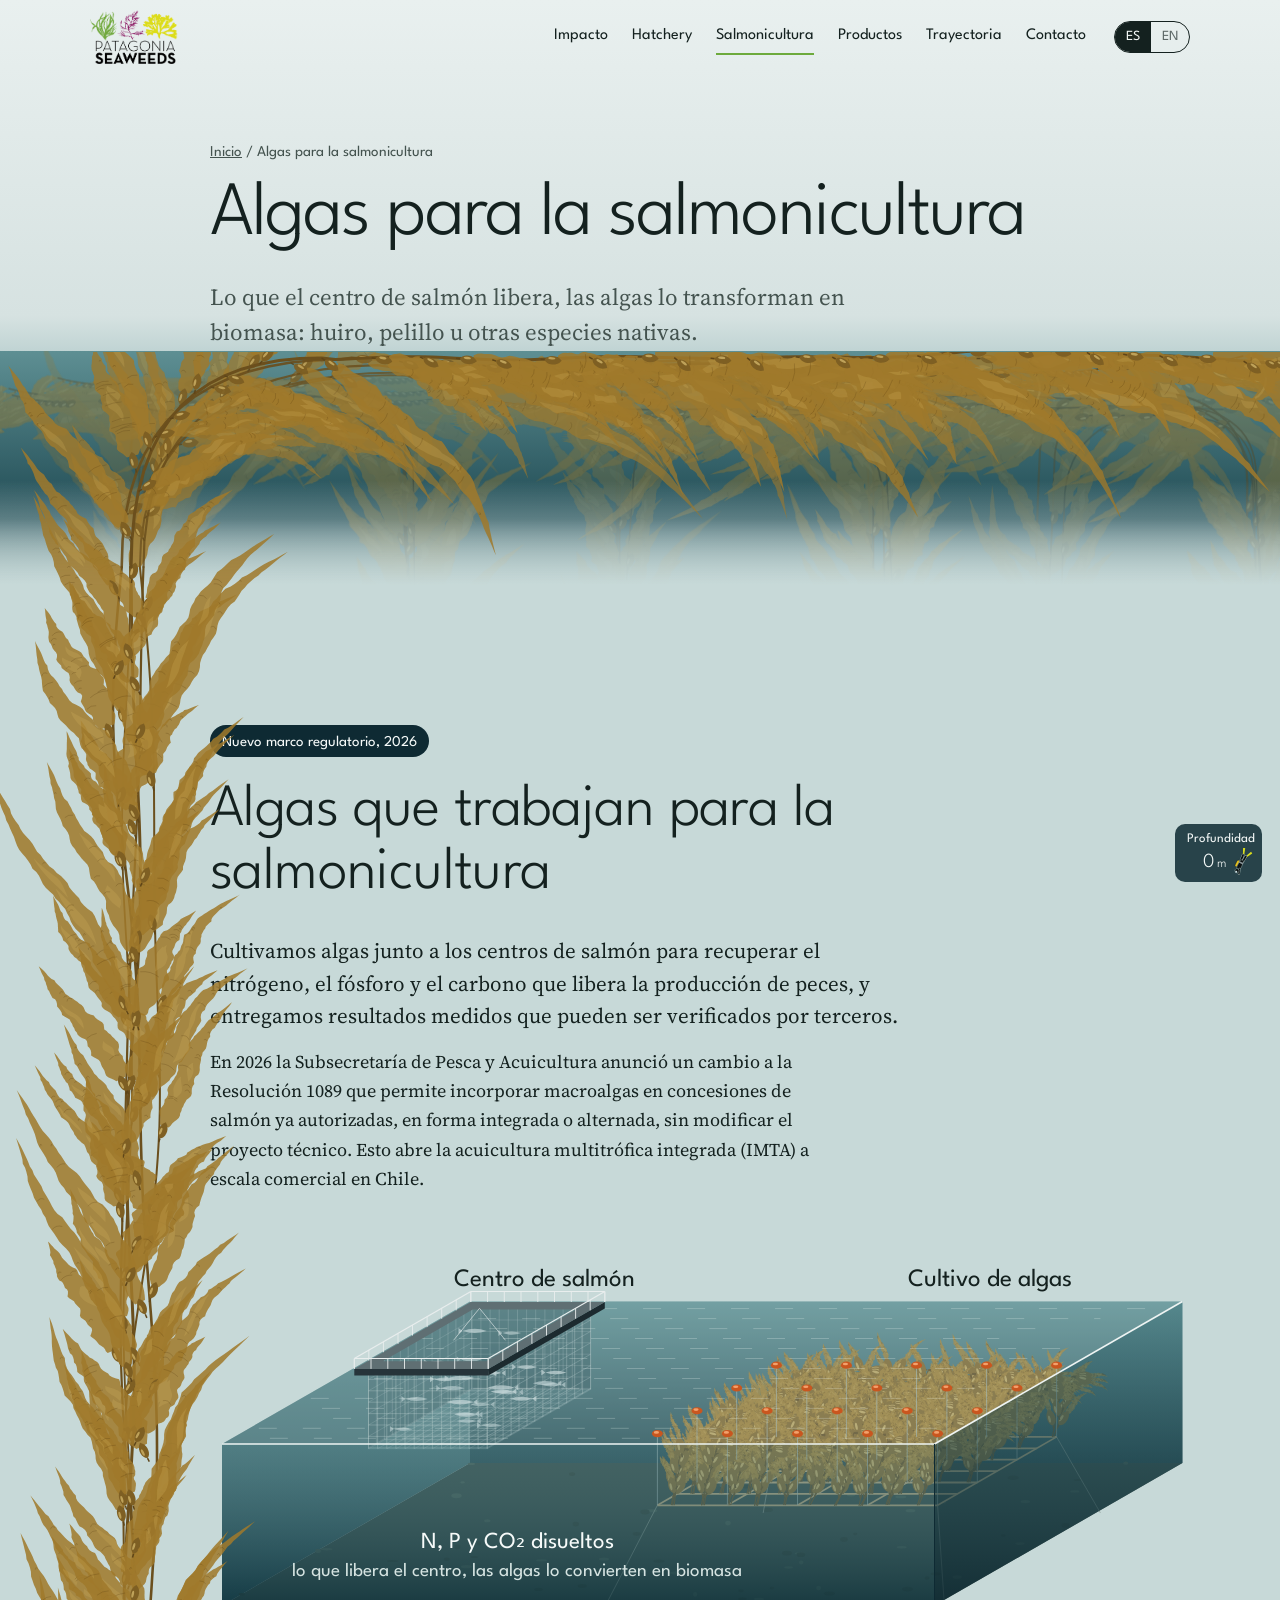
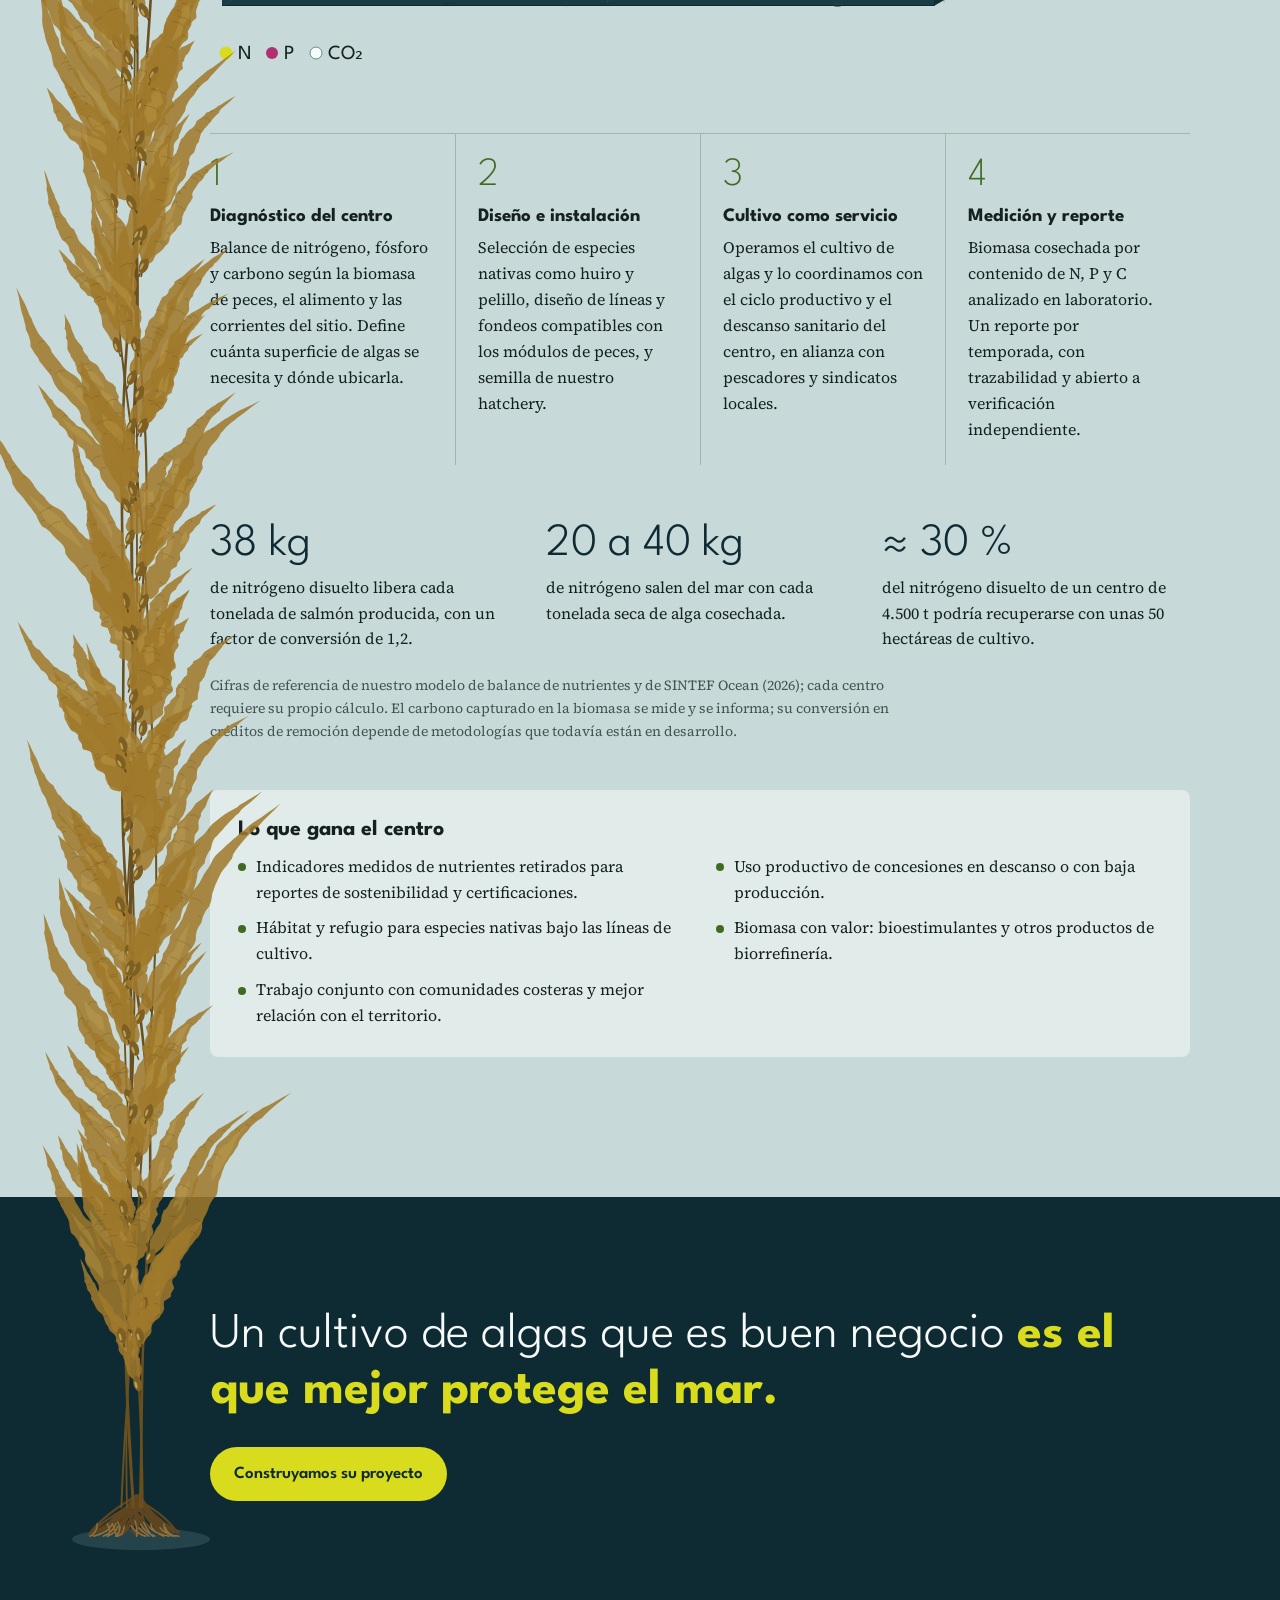
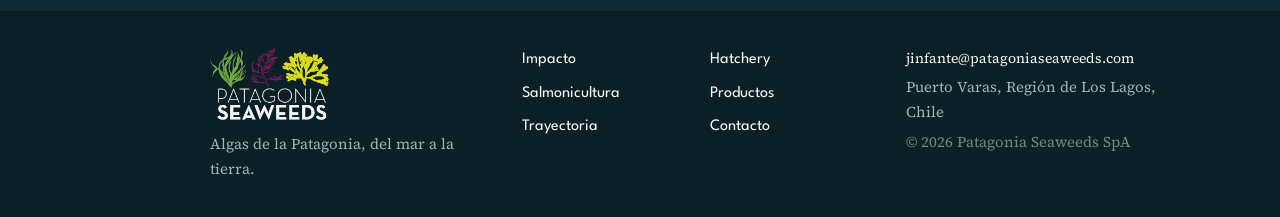
<file: salmonicultura/index.html>
<!DOCTYPE html>

<html lang="es"><head>
<meta charset="utf-8"/>
<meta content="width=device-width, initial-scale=1.0" name="viewport"/>
<title>Algas para salmonicultura (IMTA) | Patagonia Seaweeds</title>
<meta content="Cultivo de algas junto a centros de salmón para recuperar nitrógeno, fósforo y carbono, con resultados medidos y verificables por terceros." name="description"/>
<link href="https://www.patagoniaseaweeds.com/salmonicultura/" rel="canonical"/>
<link href="https://www.patagoniaseaweeds.com/salmonicultura/" hreflang="es" rel="alternate"/>
<link href="https://www.patagoniaseaweeds.com/en/salmon-farming/" hreflang="en" rel="alternate"/>
<link href="https://www.patagoniaseaweeds.com/salmonicultura/" hreflang="x-default" rel="alternate"/>
<meta content="index, follow, max-image-preview:large, max-snippet:-1" name="robots"/>
<meta content="#0E2A33" name="theme-color"/>
<meta content="website" property="og:type"/>
<meta content="Patagonia Seaweeds" property="og:site_name"/>
<meta content="es_CL" property="og:locale"/>
<meta content="en_US" property="og:locale:alternate"/>
<meta content="https://www.patagoniaseaweeds.com/salmonicultura/" property="og:url"/>
<meta content="Algas para salmonicultura (IMTA) | Patagonia Seaweeds" property="og:title"/>
<meta content="Cultivo de algas junto a centros de salmón para recuperar nitrógeno, fósforo y carbono, con resultados medidos y verificables por terceros." property="og:description"/>
<meta content="https://www.patagoniaseaweeds.com/images/og.jpg" property="og:image"/>
<meta content="summary_large_image" name="twitter:card"/>
<link href="/favicon.ico" rel="icon" sizes="any"/>
<link href="/favicon-48.png" rel="icon" sizes="48x48" type="image/png"/>
<link href="/favicon-96.png" rel="icon" sizes="96x96" type="image/png"/>
<link href="/favicon-192.png" rel="icon" sizes="192x192" type="image/png"/>
<link href="/favicon.png" rel="apple-touch-icon" sizes="180x180"/>
<script type="application/ld+json">
  {
  "@context": "https://schema.org",
  "@graph": [
    {
      "@type": "WebPage",
      "@id": "https://www.patagoniaseaweeds.com/salmonicultura/#page",
      "url": "https://www.patagoniaseaweeds.com/salmonicultura/",
      "name": "Algas para salmonicultura (IMTA) | Patagonia Seaweeds",
      "description": "Cultivo de algas junto a centros de salmón para recuperar nitrógeno, fósforo y carbono, con resultados medidos y verificables por terceros.",
      "inLanguage": "es",
      "isPartOf": {
        "@id": "https://www.patagoniaseaweeds.com/#web"
      },
      "about": {
        "@id": "https://www.patagoniaseaweeds.com/#org"
      }
    },
    {
      "@type": "BreadcrumbList",
      "itemListElement": [
        {
          "@type": "ListItem",
          "position": 1,
          "name": "Inicio",
          "item": "https://www.patagoniaseaweeds.com/"
        },
        {
          "@type": "ListItem",
          "position": 2,
          "name": "Algas para salmonicultura (IMTA)",
          "item": "https://www.patagoniaseaweeds.com/salmonicultura/"
        }
      ]
    }
  ]
}
  </script>
<link href="https://fonts.googleapis.com" rel="preconnect"/>
<link crossorigin="" href="https://fonts.gstatic.com" rel="preconnect"/>
<link href="https://fonts.googleapis.com/css2?family=League+Spartan:wght@200;300;600;700;800&amp;family=Source+Serif+4:ital,opsz,wght@0,8..60,400;0,8..60,600;1,8..60,400&amp;display=swap" rel="stylesheet"/>
<link href="/css/style.css?v=202611200856" rel="stylesheet"/>
</head><body><a class="skip" data-i18n="skip" href="#main">Saltar al contenido</a><header class="nav" id="nav">
<div class="nav-inner">
<a aria-label="Patagonia Seaweeds, inicio" class="brand" href="/">
<img alt="Patagonia Seaweeds" class="logo-dark" height="48" src="/images/logo-color.png" width="78"/>
<img alt="" class="logo-light" height="48" src="/images/logo-claro.png" width="78"/>
</a>
<nav aria-label="Principal" class="nav-links" id="navlinks">
      <a data-i18n="nav8" href="/impacto/">Impacto</a>
      <a data-i18n="nav2" href="/hatchery/">Hatchery</a>
      <a aria-current="page" data-i18n="nav6" href="/salmonicultura/">Salmonicultura</a>
      <a data-i18n="nav7" href="/productos/">Productos</a>
      <a data-i18n="nav4" href="/trayectoria/">Trayectoria</a>
      <a data-i18n="nav5" href="/contacto/">Contacto</a>
    </nav>
<div aria-label="Idioma / Language" class="lang" role="group">
<a aria-current="true" href="/salmonicultura/" hreflang="es" lang="es">ES</a>
<a href="/en/salmon-farming/" hreflang="en" lang="en">EN</a>
</div>
<button aria-controls="navlinks" aria-expanded="false" aria-label="Menú" class="burger" id="burger"><span></span><span></span><span></span></button>
</div>
</header><main id="main"><svg aria-hidden="true" class="kelp-lane" id="kelpLane"></svg><section class="hero hero-sub" data-depth="0" id="top" style="--next:#C7D9D8">
<div class="wrap hero-copy"><p class="crumb"><a data-i18n="crumb_home" href="/">Inicio</a> <span aria-hidden="true">/</span> <span data-i18n="nav6">Algas para la salmonicultura</span></p><h1 class="rise" data-i18n="ph_salmonicultura">Algas para la salmonicultura</h1><p class="lead rise d1" data-i18n="pl_salmonicultura">Lo que el centro de salmón libera, las algas lo transforman en biomasa: huiro, pelillo u otras especies nativas.</p></div>
<div aria-hidden="true" class="sea">
<svg preserveaspectratio="xMidYMin slice" viewbox="0 0 1440 380">
<defs>
<lineargradient id="water" x1="0" x2="0" y1="0" y2="1">
<stop offset="0" stop-color="#5E8F93"></stop>
<stop offset=".5" stop-color="#1F4A53"></stop>
<stop offset="1" stop-color="#EEF4F3" stop-opacity="0"></stop>
</lineargradient>
<lineargradient id="fade" x1="0" x2="0" y1="0" y2="1">
<stop offset="0" stop-color="#2C5B63" stop-opacity="0"></stop>
<stop offset="1" stop-color="#EEF4F3"></stop>
</lineargradient>
</defs>
<rect fill="url(#water)" height="380" width="1440" x="0" y="0"></rect>
<g id="canopy" opacity=".5"></g>
<rect fill="url(#fade)" height="130" width="1440" x="0" y="250"></rect>
</svg>
</div>
</section><section class="band-shallow" data-depth="12" id="imta">
<div class="wrap">
<div class="imta-head">
<div>
<span class="tag tag-dark" data-i18n="im_tag">Nuevo marco regulatorio, 2026</span>
<h2 data-i18n="im_h">Algas que trabajan para la salmonicultura</h2>
<p class="lead" data-i18n="im_lead">Cultivamos algas junto a los centros de salmón para recuperar el nitrógeno, el fósforo y el carbono que libera la producción de peces, y entregamos resultados medidos que pueden ser verificados por terceros.</p>
<p data-i18n="im_p">En 2026 la Subsecretaría de Pesca y Acuicultura anunció un cambio a la Resolución 1089 que permite incorporar macroalgas en concesiones de salmón ya autorizadas, en forma integrada o alternada, sin modificar el proyecto técnico. Esto abre la acuicultura multitrófica integrada (IMTA) a escala comercial en Chile.</p>
</div>
</div>
<figure class="imta-scene-wrap">
<svg aria-label="Centro de salmón con jaula cuadrada y, corriente abajo, un cultivo de algas en grilla sumergida: los nutrientes disueltos que libera el centro son absorbidos por las algas y retirados con la cosecha" class="imta-scene" id="imtaScene" role="img" viewbox="0 0 980 440">
<defs>
<lineargradient id="wFront" x1="0" x2="0" y1="0" y2="1"><stop offset="0" stop-color="#6F9EA2" stop-opacity=".38"></stop><stop offset="1" stop-color="#123842" stop-opacity=".72"></stop></lineargradient>
<lineargradient id="wSide" x1="0" x2="0" y1="0" y2="1"><stop offset="0" stop-color="#4E8187" stop-opacity=".5"></stop><stop offset="1" stop-color="#0E2A33" stop-opacity=".82"></stop></lineargradient>
<lineargradient id="wBack" x1="0" x2="0" y1="0" y2="1"><stop offset="0" stop-color="#5E8F93"></stop><stop offset="1" stop-color="#1A4049"></stop></lineargradient>
</defs>
<g id="imtaBuild"></g>
<g class="scene-labels" font-family="League Spartan, sans-serif">
<text data-i18n="im_f1" fill="#14211F" font-size="25" id="lbPen" text-anchor="middle">Centro de salmón</text>
<text data-i18n="im_f2" fill="#14211F" font-size="25" id="lbFarm" text-anchor="middle">Cultivo de algas</text>
<text data-i18n="im_f3" fill="#F6FAF9" font-size="23" id="lbFlow" text-anchor="middle">N, P y CO₂ disueltos</text>
<text data-i18n="im_f4" fill="#D5E3E1" font-family="Source Serif 4, serif" font-size="19" id="lbFlow2" text-anchor="middle">lo que libera el centro, las algas lo convierten en biomasa</text>
</g>
<g font-family="League Spartan, sans-serif" font-size="20" transform="translate(16 430)"><circle cx="0" cy="-6" fill="#D9DC1C" r="6.5"></circle><text fill="#14211F" x="12" y="0">N</text><circle cx="46" cy="-6" fill="#B0306F" r="6"></circle><text fill="#14211F" x="58" y="0">P</text><circle cx="90" cy="-6" fill="#F6FAF9" r="6" stroke="#5E8F93"></circle><text fill="#14211F" x="102" y="0">CO₂</text></g>
</svg>
</figure>
<ol class="imta-steps">
<li><h3 data-i18n="is1_h">Diagnóstico del centro</h3><p data-i18n="is1_p">Balance de nitrógeno, fósforo y carbono según la biomasa de peces, el alimento y las corrientes del sitio. Define cuánta superficie de algas se necesita y dónde ubicarla.</p></li>
<li><h3 data-i18n="is2_h">Diseño e instalación</h3><p data-i18n="is2_p">Selección de especies nativas como huiro y pelillo, diseño de líneas y fondeos compatibles con los módulos de peces, y semilla de nuestro hatchery.</p></li>
<li><h3 data-i18n="is3_h">Cultivo como servicio</h3><p data-i18n="is3_p">Operamos el cultivo de algas y lo coordinamos con el ciclo productivo y el descanso sanitario del centro, en alianza con pescadores y sindicatos locales.</p></li>
<li><h3 data-i18n="is4_h">Medición y reporte</h3><p data-i18n="is4_p">Biomasa cosechada por contenido de N, P y C analizado en laboratorio. Un reporte por temporada, con trazabilidad y abierto a verificación independiente.</p></li>
</ol>
<div class="imta-nums">
<p><strong>38 kg</strong><span data-i18n="in1">de nitrógeno disuelto libera cada tonelada de salmón producida, con un factor de conversión de 1,2.</span></p>
<p><strong>20 a 40 kg</strong><span data-i18n="in2">de nitrógeno salen del mar con cada tonelada seca de alga cosechada.</span></p>
<p><strong>≈ 30 %</strong><span data-i18n="in3">del nitrógeno disuelto de un centro de 4.500 t podría recuperarse con unas 50 hectáreas de cultivo.</span></p>
</div>
<p class="imta-note" data-i18n="im_note">Cifras de referencia de nuestro modelo de balance de nutrientes y de SINTEF Ocean (2026); cada centro requiere su propio cálculo. El carbono capturado en la biomasa se mide y se informa; su conversión en créditos de remoción depende de metodologías que todavía están en desarrollo.</p>
<div class="imta-gain">
<h3 data-i18n="ig_h">Lo que gana el centro</h3>
<ul>
<li data-i18n="ig1">Indicadores medidos de nutrientes retirados para reportes de sostenibilidad y certificaciones.</li>
<li data-i18n="ig2">Uso productivo de concesiones en descanso o con baja producción.</li>
<li data-i18n="ig3">Hábitat y refugio para especies nativas bajo las líneas de cultivo.</li>
<li data-i18n="ig4">Biomasa con valor: bioestimulantes y otros productos de biorrefinería.</li>
<li data-i18n="ig5">Trabajo conjunto con comunidades costeras y mejor relación con el territorio.</li>
</ul>
</div>
</div>
</section><section class="band-fjord cta-band" data-depth="34" id="cta"><div class="wrap">
<p class="cb-t"><span data-i18n="mf_a">Un cultivo de algas que es buen negocio</span> <strong data-i18n="mf_b">es el que mejor protege el mar.</strong></p>
<a class="btn btn-fucus" data-i18n="mf_cta" href="/contacto/">Construyamos su proyecto</a>
</div></section></main><footer><div class="wrap foot">
<div class="foot-brand"><img alt="Patagonia Seaweeds" height="74" src="/images/logo-claro.png" style="width:120px;height:auto" width="120"/>
<p data-i18n="ft_tag">Algas de la Patagonia, del mar a la tierra.</p></div>
<nav aria-label="Sitio" class="foot-nav">
<a data-i18n="nav8" href="/impacto/">Impacto</a><a data-i18n="nav2" href="/hatchery/">Hatchery</a><a data-i18n="nav6" href="/salmonicultura/">Salmonicultura</a>
<a data-i18n="nav7" href="/productos/">Productos</a><a data-i18n="nav4" href="/trayectoria/">Trayectoria</a><a data-i18n="nav5" href="/contacto/">Contacto</a>
</nav>
<div class="foot-ct"><a href="mailto:jinfante@patagoniaseaweeds.com">jinfante@patagoniaseaweeds.com</a>
<p data-i18n="ft_loc">Puerto Varas, Región de Los Lagos, Chile</p>
<p class="foot-c">© <span id="yr">2026</span> Patagonia Seaweeds SpA</p></div>
</div></footer><div aria-controls="depthTip" aria-expanded="false" class="depth" id="depth" role="button" tabindex="0"><span data-i18n="depth">Profundidad</span><strong><span class="dv"><span id="depthVal">0</span><em>m</em></span><svg class="diver" height="28" viewbox="0 0 26 44" width="17">
<g transform="translate(13 22) rotate(-64) translate(-23 -14)">
<g class="fin fin-a"><path d="M33 11.6 L44 6.5 L45.5 9.5 L35 13z" fill="#D9DC1C"></path></g>
<g class="fin fin-b"><path d="M33 15.4 L44 20.5 L42.5 23.3 L32.6 17.6z" fill="#D9DC1C"></path></g>
<path d="M24 12.2 L34 11.4 M24 15.6 L34 16.2" stroke="#9FB6B5" stroke-linecap="round" stroke-width="4"></path>
<path d="M24 12.2 L34 11.4 M24 15.6 L34 16.2" stroke="#0B1112" stroke-linecap="round" stroke-width="2.8"></path>
<rect fill="#E8C21C" height="4" rx="2" stroke="#0B1112" stroke-width=".5" width="11" x="12.5" y="7"></rect>
<path d="M10.5 13.9 C 10.5 10.6, 13 10.4, 18 10.6 L 25 11.4 C 26.6 11.6, 26.6 16.4, 25 16.6 L 18 17.3 C 13 17.5, 10.5 17.2, 10.5 13.9z" fill="#0B1112" stroke="#9FB6B5" stroke-width=".7"></path>
<path d="M21.6 10.6 L 21.6 17.2" stroke="#8C979B" stroke-width="2.4"></path>
<path d="M12 16 L 4.5 18.5" stroke="#9FB6B5" stroke-linecap="round" stroke-width="3.4"></path>
<path d="M12 16 L 4.5 18.5" stroke="#0B1112" stroke-linecap="round" stroke-width="2.2"></path>
<circle cx="7.6" cy="13.6" fill="#0B1112" r="3.3" stroke="#9FB6B5" stroke-width=".7"></circle>
<rect fill="#CFE3E8" height="2.8" rx=".9" width="3" x="4.1" y="11.8"></rect>
</g>
<g class="bub" fill="none" stroke="#CFE3E8" stroke-width=".9"><circle cx="2.6" cy="36.5" r="1.6"></circle><circle cx="2" cy="36.5" r="1.1"></circle><circle cx="3" cy="36.5" r="1.3"></circle><circle cx="2.2" cy="36.5" r=".9"></circle><circle cx="2.8" cy="36.5" r="1.4"></circle><circle cx="2.4" cy="36.5" r="1"></circle></g>
</svg></strong><div class="depth-tip" hidden="" id="depthTip"><p data-i18n="depth_tip">Al bajar por la página, el buzo desciende. A los 5 metros se encuentra con las líneas de cultivo de algas y a los 15 metros, con un alga fijada al sustrato.</p></div></div><script src="/js/kelp.js?v=202611200856"></script><script src="/js/main.js?v=202611200856"></script></body></html>
</file>
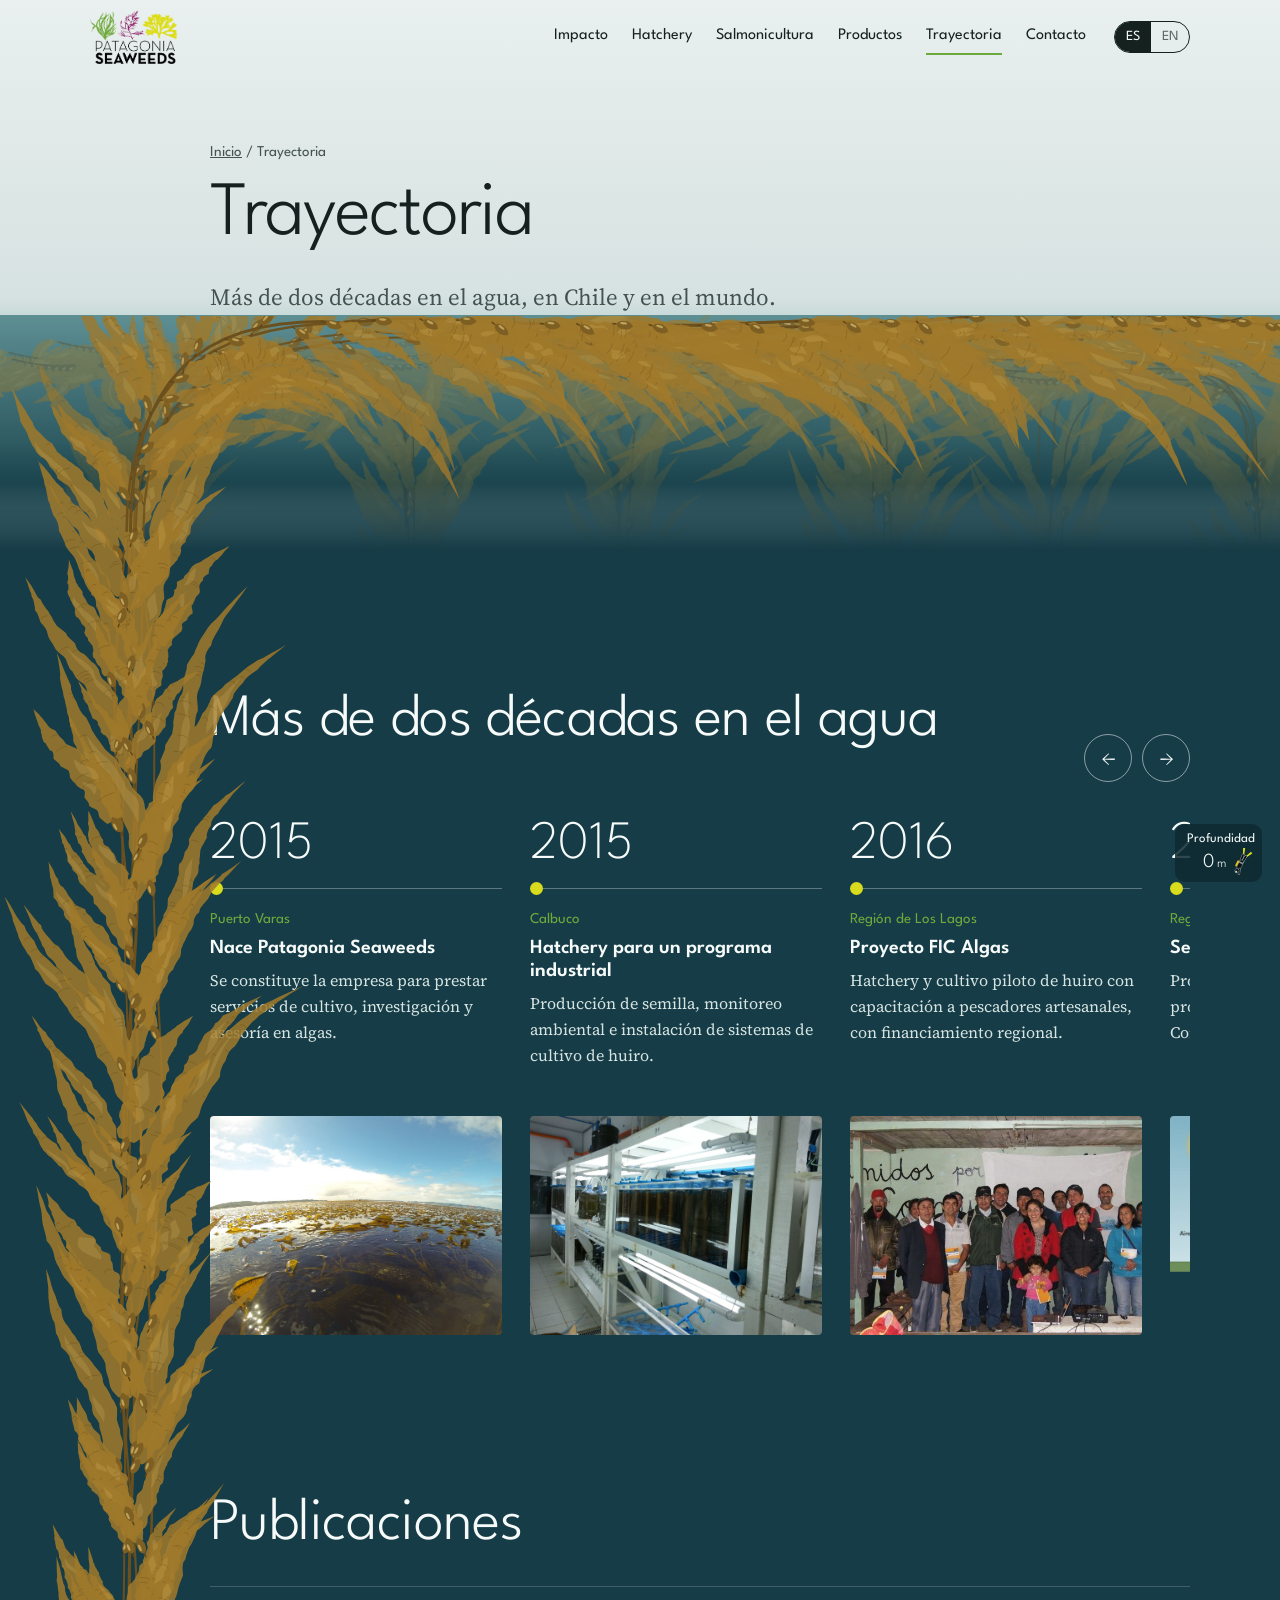
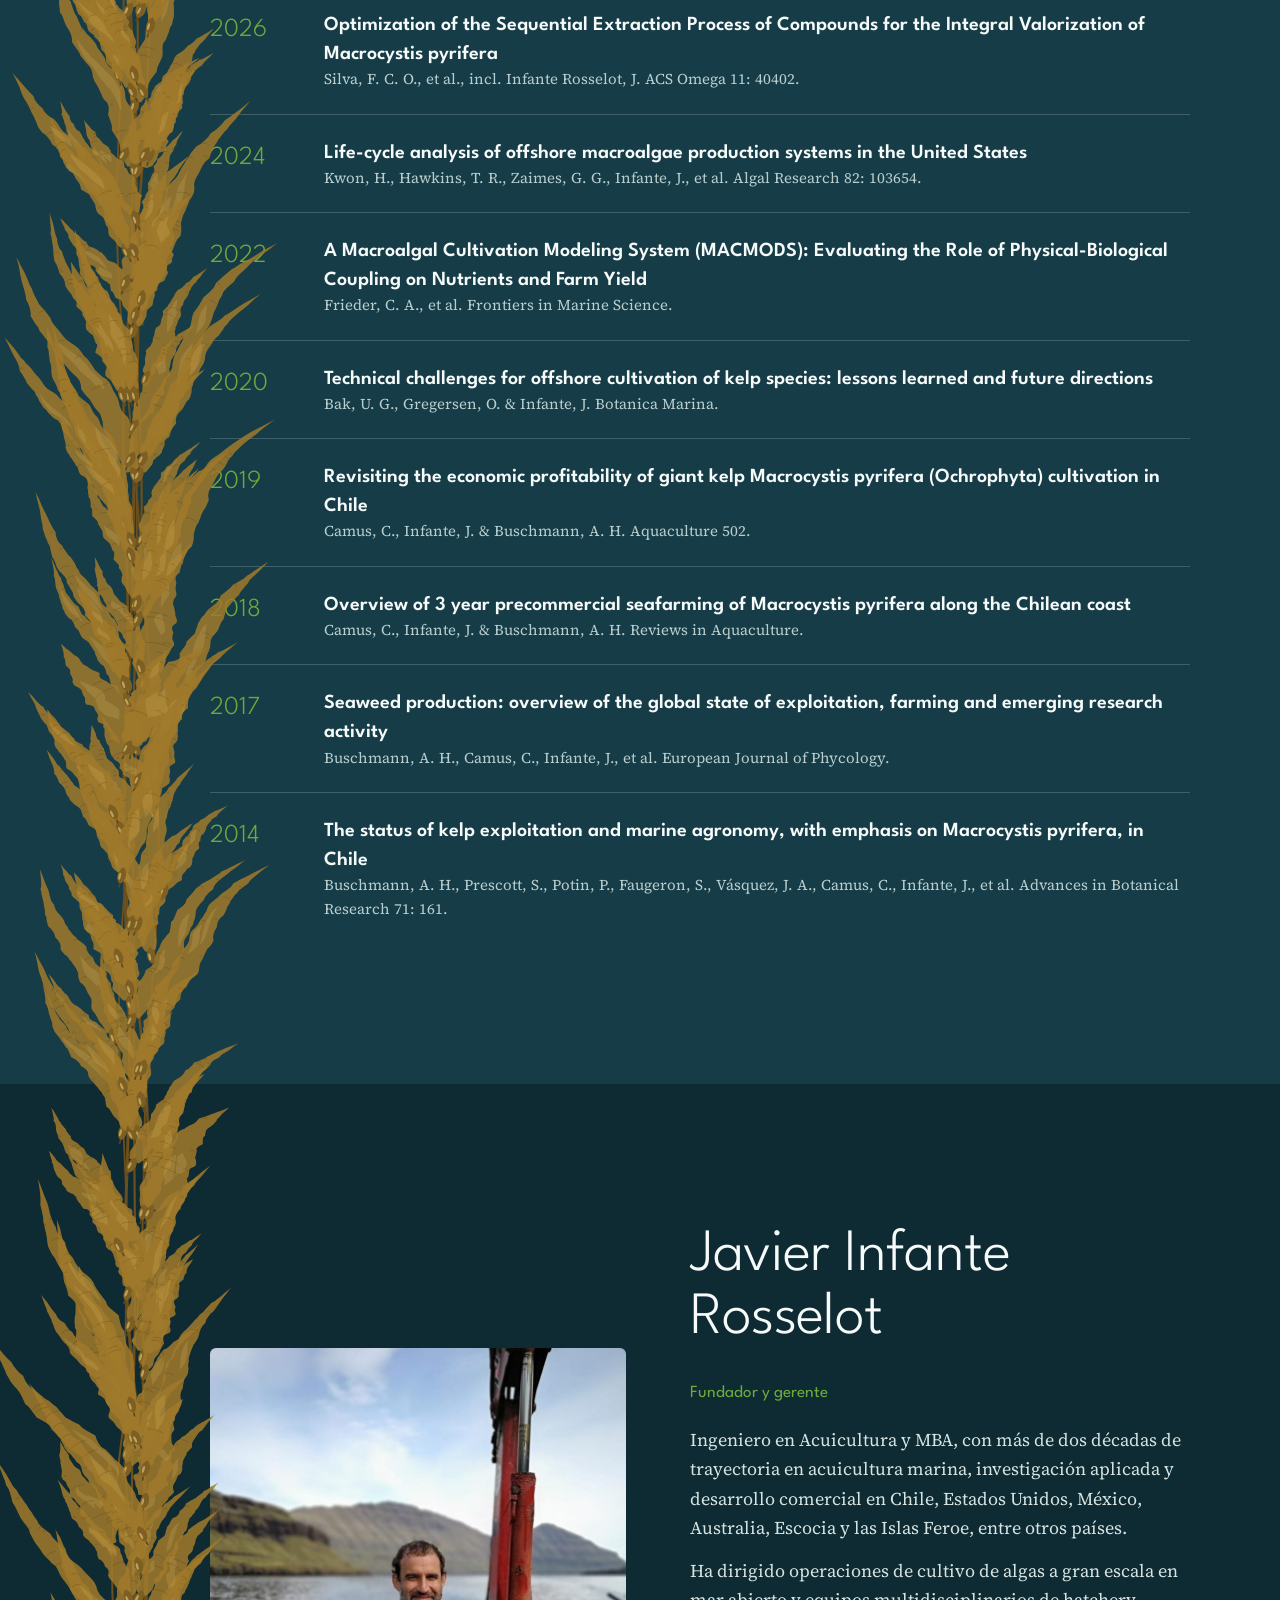
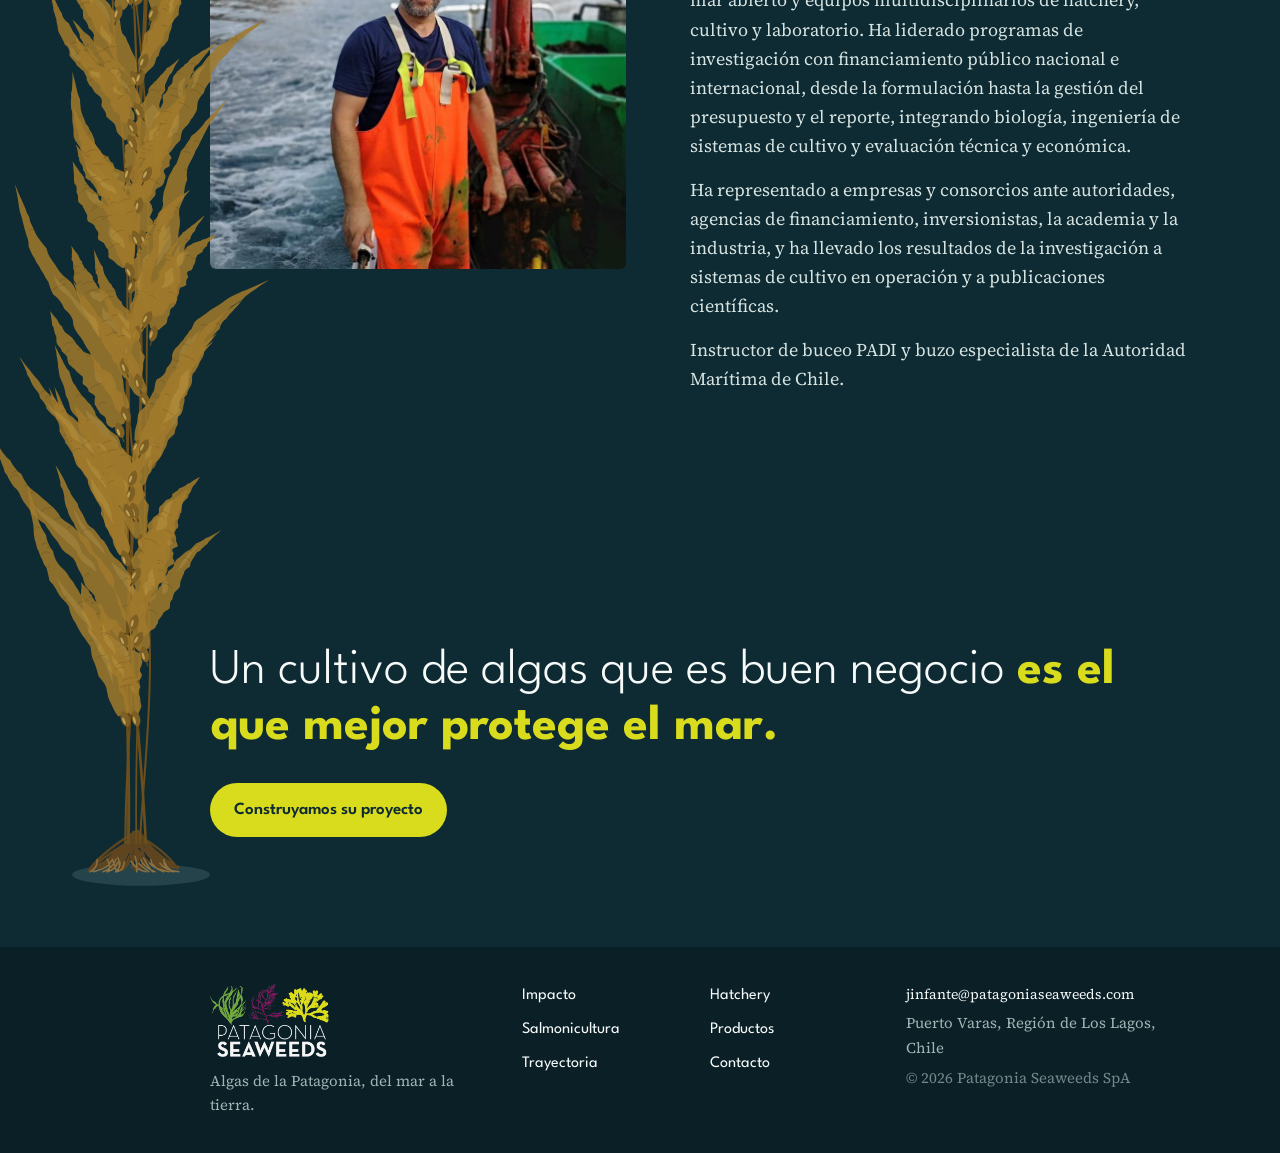
<file: trayectoria/index.html>
<!DOCTYPE html>

<html lang="es"><head>
<meta charset="utf-8"/>
<meta content="width=device-width, initial-scale=1.0" name="viewport"/>
<title>Javier Infante Rosselot, trayectoria y publicaciones | Patagonia Seaweeds</title>
<meta content="Más de dos décadas en el agua: proyectos de cultivo de algas en Chile, Estados Unidos, Islas Feroe y Canadá, publicaciones científicas de Javier Infante Rosselot, fundador y gerente general de Patagonia Seaweeds." name="description"/>
<link href="https://www.patagoniaseaweeds.com/trayectoria/" rel="canonical"/>
<link href="https://www.patagoniaseaweeds.com/trayectoria/" hreflang="es" rel="alternate"/>
<link href="https://www.patagoniaseaweeds.com/en/track-record/" hreflang="en" rel="alternate"/>
<link href="https://www.patagoniaseaweeds.com/trayectoria/" hreflang="x-default" rel="alternate"/>
<meta content="index, follow, max-image-preview:large, max-snippet:-1" name="robots"/>
<meta content="#0E2A33" name="theme-color"/>
<meta content="website" property="og:type"/>
<meta content="Patagonia Seaweeds" property="og:site_name"/>
<meta content="es_CL" property="og:locale"/>
<meta content="en_US" property="og:locale:alternate"/>
<meta content="https://www.patagoniaseaweeds.com/trayectoria/" property="og:url"/>
<meta content="Javier Infante Rosselot, trayectoria y publicaciones | Patagonia Seaweeds" property="og:title"/>
<meta content="Más de dos décadas en el agua: proyectos de cultivo de algas en Chile, Estados Unidos, Islas Feroe y Canadá, publicaciones científicas de Javier Infante Rosselot, fundador y gerente general de Patagonia Seaweeds." property="og:description"/>
<meta content="https://www.patagoniaseaweeds.com/images/og.jpg" property="og:image"/>
<meta content="summary_large_image" name="twitter:card"/>
<link href="/favicon.ico" rel="icon" sizes="any"/>
<link href="/favicon-48.png" rel="icon" sizes="48x48" type="image/png"/>
<link href="/favicon-96.png" rel="icon" sizes="96x96" type="image/png"/>
<link href="/favicon-192.png" rel="icon" sizes="192x192" type="image/png"/>
<link href="/favicon.png" rel="apple-touch-icon" sizes="180x180"/>
<script type="application/ld+json">
  {
  "@context": "https://schema.org",
  "@graph": [
    {
      "@type": "ProfilePage",
      "@id": "https://www.patagoniaseaweeds.com/trayectoria/#page",
      "url": "https://www.patagoniaseaweeds.com/trayectoria/",
      "name": "Javier Infante Rosselot, trayectoria y publicaciones | Patagonia Seaweeds",
      "description": "Más de dos décadas en el agua: proyectos de cultivo de algas en Chile, Estados Unidos, Islas Feroe y Canadá, publicaciones científicas de Javier Infante Rosselot, fundador y gerente general de Patagonia Seaweeds.",
      "inLanguage": "es",
      "isPartOf": {
        "@id": "https://www.patagoniaseaweeds.com/#web"
      },
      "about": {
        "@id": "https://www.patagoniaseaweeds.com/#org"
      },
      "mainEntity": {
        "@id": "https://www.patagoniaseaweeds.com/#javier"
      }
    },
    {
      "@type": "BreadcrumbList",
      "itemListElement": [
        {
          "@type": "ListItem",
          "position": 1,
          "name": "Inicio",
          "item": "https://www.patagoniaseaweeds.com/"
        },
        {
          "@type": "ListItem",
          "position": 2,
          "name": "Trayectoria",
          "item": "https://www.patagoniaseaweeds.com/trayectoria/"
        }
      ]
    },
    {
      "@type": "Person",
      "@id": "https://www.patagoniaseaweeds.com/#javier",
      "name": "Javier Infante Rosselot",
      "jobTitle": "Fundador y gerente general",
      "worksFor": {
        "@id": "https://www.patagoniaseaweeds.com/#org"
      },
      "url": "https://www.patagoniaseaweeds.com/trayectoria/",
      "image": "https://www.patagoniaseaweeds.com/images/fotos/perfil-javier.jpg",
      "description": "Ingeniero en acuicultura y MBA, fundador y gerente general de Patagonia Seaweeds, con más de dos décadas en acuicultura y cultivo de algas, hatchery y biorrefinería en Chile, Estados Unidos, Islas Feroe y Canadá.",
      "homeLocation": {
        "@type": "Place",
        "name": "Puerto Varas, Los Lagos, Chile"
      },
      "knowsAbout": [
        "cultivo de algas",
        "Macrocystis pyrifera",
        "hatchery de algas",
        "acuicultura multitrófica integrada (IMTA)",
        "biorrefinería de algas"
      ],
      "sameAs": [
        "https://www.linkedin.com/in/javierinfanter/",
        "https://scholar.google.com/citations?user=zl6IebwAAAAJ",
        "https://www.researchgate.net/profile/Javier-Infante-Rosselot"
      ],
      "mainEntityOfPage": {
        "@id": "https://www.patagoniaseaweeds.com/trayectoria/#page"
      }
    }
  ]
}
  </script>
<link href="https://fonts.googleapis.com" rel="preconnect"/>
<link crossorigin="" href="https://fonts.gstatic.com" rel="preconnect"/>
<link href="https://fonts.googleapis.com/css2?family=League+Spartan:wght@200;300;600;700;800&amp;family=Source+Serif+4:ital,opsz,wght@0,8..60,400;0,8..60,600;1,8..60,400&amp;display=swap" rel="stylesheet"/>
<link href="/css/style.css?v=202611200856" rel="stylesheet"/>
</head><body><a class="skip" data-i18n="skip" href="#main">Saltar al contenido</a><header class="nav" id="nav">
<div class="nav-inner">
<a aria-label="Patagonia Seaweeds, inicio" class="brand" href="/">
<img alt="Patagonia Seaweeds" class="logo-dark" height="48" src="/images/logo-color.png" width="78"/>
<img alt="" class="logo-light" height="48" src="/images/logo-claro.png" width="78"/>
</a>
<nav aria-label="Principal" class="nav-links" id="navlinks">
      <a data-i18n="nav8" href="/impacto/">Impacto</a>
      <a data-i18n="nav2" href="/hatchery/">Hatchery</a>
      <a data-i18n="nav6" href="/salmonicultura/">Salmonicultura</a>
      <a data-i18n="nav7" href="/productos/">Productos</a>
      <a aria-current="page" data-i18n="nav4" href="/trayectoria/">Trayectoria</a>
      <a data-i18n="nav5" href="/contacto/">Contacto</a>
    </nav>
<div aria-label="Idioma / Language" class="lang" role="group">
<a aria-current="true" href="/trayectoria/" hreflang="es" lang="es">ES</a>
<a href="/en/track-record/" hreflang="en" lang="en">EN</a>
</div>
<button aria-controls="navlinks" aria-expanded="false" aria-label="Menú" class="burger" id="burger"><span></span><span></span><span></span></button>
</div>
</header><main id="main"><svg aria-hidden="true" class="kelp-lane" id="kelpLane"></svg><section class="hero hero-sub" data-depth="0" id="top" style="--next:#163C47">
<div class="wrap hero-copy"><p class="crumb"><a data-i18n="crumb_home" href="/">Inicio</a> <span aria-hidden="true">/</span> <span data-i18n="nav4">Trayectoria</span></p><h1 class="rise" data-i18n="ph_trayectoria">Trayectoria</h1><p class="lead rise d1" data-i18n="pl_trayectoria">Más de dos décadas en el agua, en Chile y en el mundo.</p></div>
<div aria-hidden="true" class="sea">
<svg preserveaspectratio="xMidYMin slice" viewbox="0 0 1440 380">
<defs>
<lineargradient id="water" x1="0" x2="0" y1="0" y2="1">
<stop offset="0" stop-color="#5E8F93"></stop>
<stop offset=".5" stop-color="#1F4A53"></stop>
<stop offset="1" stop-color="#EEF4F3" stop-opacity="0"></stop>
</lineargradient>
<lineargradient id="fade" x1="0" x2="0" y1="0" y2="1">
<stop offset="0" stop-color="#2C5B63" stop-opacity="0"></stop>
<stop offset="1" stop-color="#EEF4F3"></stop>
</lineargradient>
</defs>
<rect fill="url(#water)" height="380" width="1440" x="0" y="0"></rect>
<g id="canopy" opacity=".5"></g>
<rect fill="url(#fade)" height="130" width="1440" x="0" y="250"></rect>
</svg>
</div>
</section><section class="band-deep" data-depth="22" id="trayectoria">
<div class="wrap">
<div class="tl-head">
<h2 data-i18n="tl_h">Más de dos décadas en el agua</h2>
<div class="tl-ctrl">
<button aria-label="Anterior" id="tlPrev" type="button">←</button>
<button aria-label="Siguiente" id="tlNext" type="button">→</button>
</div>
</div>
<div aria-label="Línea de tiempo" class="timeline" id="timeline" tabindex="0">
<article class="ev"><span class="yr">2015</span><span class="place">Puerto Varas</span><h3 data-i18n="e1_h">Nace Patagonia Seaweeds</h3><p data-i18n="e1_p">Se constituye la empresa para prestar servicios de cultivo, investigación y asesoría en algas.</p><img alt="Dosel de huiro en la superficie del mar, visto bajo el agua" loading="lazy" src="/images/fotos/tl-canopy-gopro.jpg"/></article>
<article class="ev"><span class="yr">2015</span><span class="place" data-i18n="e2_l">Calbuco</span><h3 data-i18n="e2_h">Hatchery para un programa industrial</h3><p data-i18n="e2_p">Producción de semilla, monitoreo ambiental e instalación de sistemas de cultivo de huiro.</p><img alt="Estanques del hatchery de algas en Calbuco" loading="lazy" src="/images/fotos/tl-hatchery-2015.jpg"/></article>
<article class="ev"><span class="yr">2016</span><span class="place" data-i18n="e3_l">Región de Los Lagos</span><h3 data-i18n="e3_h">Proyecto FIC Algas</h3><p data-i18n="e3_p">Hatchery y cultivo piloto de huiro con capacitación a pescadores artesanales, con financiamiento regional.</p><img alt="Capacitación en cultivo de huiro a pescadores artesanales" loading="lazy" src="/images/fotos/tl-fic-capacitacion.jpg"/></article>
<article class="ev"><span class="yr">2017</span><span class="place" data-i18n="e4_l">Región de Los Lagos</span><h3 data-i18n="e4_h">Secado solar de algas</h3><p data-i18n="e4_p">Prototipo de secador solar para producir harina de algas, con apoyo de Corfo.</p><img alt="Esquema del prototipo de secador solar para harina de algas" loading="lazy" src="/images/fotos/tl-secador-solar.jpg"/></article>
<article class="ev"><span class="yr">2018</span><span class="place">California</span><h3 data-i18n="e5_h">ARPA-E MARINER</h3><p data-i18n="e5_p">Investigador principal en un programa del Departamento de Energía de Estados Unidos para cultivo de macroalgas a gran escala.</p><img alt="Huiro Macrocystis pyrifera cultivado en California" loading="lazy" src="/images/fotos/tl-california-huiro.jpg"/></article>
<article class="ev"><span class="yr">2019</span><span class="place" data-i18n="e6_l">Islas Feroe</span><h3 data-i18n="e6_h">Cultivo en mar abierto</h3><p data-i18n="e6_p">Diseño de sistemas de cultivo y apoyo en solicitudes de concesión en el Atlántico Norte.</p><img alt="Cultivo de algas en mar abierto en las Islas Feroe" loading="lazy" src="/images/fotos/tl-feroe-cultivo.jpg"/></article>
<article class="ev"><span class="yr">2020</span><span class="place" data-i18n="e7_l">Europa y Medio Oriente</span><h3 data-i18n="e7_h">Protocolos y propuestas</h3><p data-i18n="e7_p">Protocolos de extracción y envío de soros de Macrocystis, y propuesta técnica de hatchery y cultivo para un piloto en el Mar Rojo.</p><img alt="Soros de Macrocystis preparados para su envío" loading="lazy" src="/images/fotos/tl-soros.jpg"/></article>
<article class="ev"><span class="yr">2022</span><span class="place" data-i18n="e8_l">California e Islas Feroe</span><h3 data-i18n="e8_h">Asesoría continua en I+D</h3><p data-i18n="e8_p">Servicios de investigación y desarrollo para Ocean Rainforest, empresa de cultivo de algas en mar abierto.</p><img alt="Línea de cultivo de algas de Ocean Rainforest" loading="lazy" src="/images/fotos/tl-ocean-rainforest.jpg"/></article>
<article class="ev"><span class="yr">2023</span><span class="place" data-i18n="e9_l">Canadá</span><h3 data-i18n="e9_h">Hatchery y cultivo de huiro</h3><p data-i18n="e9_p">Asesoría en terreno para Cascadia Seaweed sobre buenas prácticas de hatchery y cultivo.</p><img alt="Cultivo de huiro en la costa de Canadá" loading="lazy" src="/images/fotos/tl-canada-cultivo.jpg"/></article>
<article class="ev"><span class="yr">2024</span><span class="place">California</span><h3 data-i18n="e11_h">Cultivo de huiro en mar abierto</h3><p data-i18n="e11_p">Dirección de un proyecto de cultivo offshore de Macrocystis pyrifera en California, financiado por el Departamento de Energía de Estados Unidos con US$ 9 millones.</p><img alt="Cultivo offshore de Macrocystis pyrifera en California" loading="lazy" src="/images/fotos/tl-california-offshore.jpg"/></article>
<article class="ev"><span class="yr">2026</span><span class="place">Puerto Varas</span><h3 data-i18n="e10_h">Planta piloto de procesamiento</h3><p data-i18n="e10_p">Instalación de una planta piloto para la extracción y el procesamiento de algas.</p><img alt="Láminas de huiro Macrocystis pyrifera para procesamiento" loading="lazy" src="/images/fotos/tl-huiro-macrocystis.jpg"/></article>
</div>
</div>
</section><section class="band-deep" data-depth="26" id="publicaciones" style="padding-top:0">
<div class="wrap">
<h2 data-i18n="pub_h">Publicaciones</h2>
<ul class="pubs">
<li><span class="y">2026</span><div><a href="https://doi.org/10.1021/acsomega.6c03104" rel="noopener" target="_blank">Optimization of the Sequential Extraction Process of Compounds for the Integral Valorization of Macrocystis pyrifera</a><p class="src">Silva, F. C. O., et al., incl. Infante Rosselot, J. ACS Omega 11: 40402.</p></div></li>
<li><span class="y">2024</span><div><a href="https://doi.org/10.1016/j.algal.2024.103654" rel="noopener" target="_blank">Life-cycle analysis of offshore macroalgae production systems in the United States</a><p class="src">Kwon, H., Hawkins, T. R., Zaimes, G. G., Infante, J., et al. Algal Research 82: 103654.</p></div></li>
<li><span class="y">2022</span><div><a href="https://doi.org/10.3389/fmars.2022.752951" rel="noopener" target="_blank">A Macroalgal Cultivation Modeling System (MACMODS): Evaluating the Role of Physical-Biological Coupling on Nutrients and Farm Yield</a><p class="src">Frieder, C. A., et al. Frontiers in Marine Science.</p></div></li>
<li><span class="y">2020</span><div><a href="https://doi.org/10.1515/bot-2019-0005" rel="noopener" target="_blank">Technical challenges for offshore cultivation of kelp species: lessons learned and future directions</a><p class="src">Bak, U. G., Gregersen, O. &amp; Infante, J. Botanica Marina.</p></div></li>
<li><span class="y">2019</span><div><a href="https://marineagronomy.org/node/1416" rel="noopener" target="_blank">Revisiting the economic profitability of giant kelp Macrocystis pyrifera (Ochrophyta) cultivation in Chile</a><p class="src">Camus, C., Infante, J. &amp; Buschmann, A. H. Aquaculture 502.</p></div></li>
<li><span class="y">2018</span><div><a href="https://investigadores.anid.cl/en/public_search/work?id=470653" rel="noopener" target="_blank">Overview of 3 year precommercial seafarming of Macrocystis pyrifera along the Chilean coast</a><p class="src">Camus, C., Infante, J. &amp; Buschmann, A. H. Reviews in Aquaculture.</p></div></li>
<li><span class="y">2017</span><div><a href="https://www.marineagronomy.org/node/690" rel="noopener" target="_blank">Seaweed production: overview of the global state of exploitation, farming and emerging research activity</a><p class="src">Buschmann, A. H., Camus, C., Infante, J., et al. European Journal of Phycology.</p></div></li>
<li><span class="y">2014</span><div><a href="https://doi.org/10.1016/B978-0-12-408062-1.00006-8" rel="noopener" target="_blank">The status of kelp exploitation and marine agronomy, with emphasis on Macrocystis pyrifera, in Chile</a><p class="src">Buschmann, A. H., Prescott, S., Potin, P., Faugeron, S., Vásquez, J. A., Camus, C., Infante, J., et al. Advances in Botanical Research 71: 161.</p></div></li>
</ul>
</div>
</section><section class="band-fjord" data-depth="30" id="nosotros">
<div class="wrap who">
<img alt="Javier Infante Rosselot a bordo de una embarcación de cultivo de algas" loading="lazy" src="/images/fotos/perfil-javier.jpg" style="object-position:48% center"/>
<div>
<h2>Javier Infante Rosselot</h2>
<span class="role" data-i18n="who_role">Fundador y gerente</span>
<p data-i18n="who_p1">Ingeniero en Acuicultura y MBA, con más de dos décadas de trayectoria en acuicultura marina, investigación aplicada y desarrollo comercial en Chile, Estados Unidos, México, Australia, Escocia y las Islas Feroe, entre otros países.</p>
<p data-i18n="who_p2">Ha dirigido operaciones de cultivo de algas a gran escala en mar abierto y equipos multidisciplinarios de hatchery, cultivo y laboratorio. Ha liderado programas de investigación con financiamiento público nacional e internacional, desde la formulación hasta la gestión del presupuesto y el reporte, integrando biología, ingeniería de sistemas de cultivo y evaluación técnica y económica.</p>
<p data-i18n="who_p4">Ha representado a empresas y consorcios ante autoridades, agencias de financiamiento, inversionistas, la academia y la industria, y ha llevado los resultados de la investigación a sistemas de cultivo en operación y a publicaciones científicas.</p>
<p data-i18n="who_p3">Instructor de buceo PADI y buzo especialista de la Autoridad Marítima de Chile.</p>
</div>
</div>
</section><section class="band-fjord cta-band" data-depth="34" id="cta"><div class="wrap">
<p class="cb-t"><span data-i18n="mf_a">Un cultivo de algas que es buen negocio</span> <strong data-i18n="mf_b">es el que mejor protege el mar.</strong></p>
<a class="btn btn-fucus" data-i18n="mf_cta" href="/contacto/">Construyamos su proyecto</a>
</div></section></main><footer><div class="wrap foot">
<div class="foot-brand"><img alt="Patagonia Seaweeds" height="74" src="/images/logo-claro.png" style="width:120px;height:auto" width="120"/>
<p data-i18n="ft_tag">Algas de la Patagonia, del mar a la tierra.</p></div>
<nav aria-label="Sitio" class="foot-nav">
<a data-i18n="nav8" href="/impacto/">Impacto</a><a data-i18n="nav2" href="/hatchery/">Hatchery</a><a data-i18n="nav6" href="/salmonicultura/">Salmonicultura</a>
<a data-i18n="nav7" href="/productos/">Productos</a><a data-i18n="nav4" href="/trayectoria/">Trayectoria</a><a data-i18n="nav5" href="/contacto/">Contacto</a>
</nav>
<div class="foot-ct"><a href="mailto:jinfante@patagoniaseaweeds.com">jinfante@patagoniaseaweeds.com</a>
<p data-i18n="ft_loc">Puerto Varas, Región de Los Lagos, Chile</p>
<p class="foot-c">© <span id="yr">2026</span> Patagonia Seaweeds SpA</p></div>
</div></footer><div aria-controls="depthTip" aria-expanded="false" class="depth" id="depth" role="button" tabindex="0"><span data-i18n="depth">Profundidad</span><strong><span class="dv"><span id="depthVal">0</span><em>m</em></span><svg class="diver" height="28" viewbox="0 0 26 44" width="17">
<g transform="translate(13 22) rotate(-64) translate(-23 -14)">
<g class="fin fin-a"><path d="M33 11.6 L44 6.5 L45.5 9.5 L35 13z" fill="#D9DC1C"></path></g>
<g class="fin fin-b"><path d="M33 15.4 L44 20.5 L42.5 23.3 L32.6 17.6z" fill="#D9DC1C"></path></g>
<path d="M24 12.2 L34 11.4 M24 15.6 L34 16.2" stroke="#9FB6B5" stroke-linecap="round" stroke-width="4"></path>
<path d="M24 12.2 L34 11.4 M24 15.6 L34 16.2" stroke="#0B1112" stroke-linecap="round" stroke-width="2.8"></path>
<rect fill="#E8C21C" height="4" rx="2" stroke="#0B1112" stroke-width=".5" width="11" x="12.5" y="7"></rect>
<path d="M10.5 13.9 C 10.5 10.6, 13 10.4, 18 10.6 L 25 11.4 C 26.6 11.6, 26.6 16.4, 25 16.6 L 18 17.3 C 13 17.5, 10.5 17.2, 10.5 13.9z" fill="#0B1112" stroke="#9FB6B5" stroke-width=".7"></path>
<path d="M21.6 10.6 L 21.6 17.2" stroke="#8C979B" stroke-width="2.4"></path>
<path d="M12 16 L 4.5 18.5" stroke="#9FB6B5" stroke-linecap="round" stroke-width="3.4"></path>
<path d="M12 16 L 4.5 18.5" stroke="#0B1112" stroke-linecap="round" stroke-width="2.2"></path>
<circle cx="7.6" cy="13.6" fill="#0B1112" r="3.3" stroke="#9FB6B5" stroke-width=".7"></circle>
<rect fill="#CFE3E8" height="2.8" rx=".9" width="3" x="4.1" y="11.8"></rect>
</g>
<g class="bub" fill="none" stroke="#CFE3E8" stroke-width=".9"><circle cx="2.6" cy="36.5" r="1.6"></circle><circle cx="2" cy="36.5" r="1.1"></circle><circle cx="3" cy="36.5" r="1.3"></circle><circle cx="2.2" cy="36.5" r=".9"></circle><circle cx="2.8" cy="36.5" r="1.4"></circle><circle cx="2.4" cy="36.5" r="1"></circle></g>
</svg></strong><div class="depth-tip" hidden="" id="depthTip"><p data-i18n="depth_tip">Al bajar por la página, el buzo desciende. A los 5 metros se encuentra con las líneas de cultivo de algas y a los 15 metros, con un alga fijada al sustrato.</p></div></div><script src="/js/kelp.js?v=202611200856"></script><script src="/js/main.js?v=202611200856"></script></body></html>
</file>
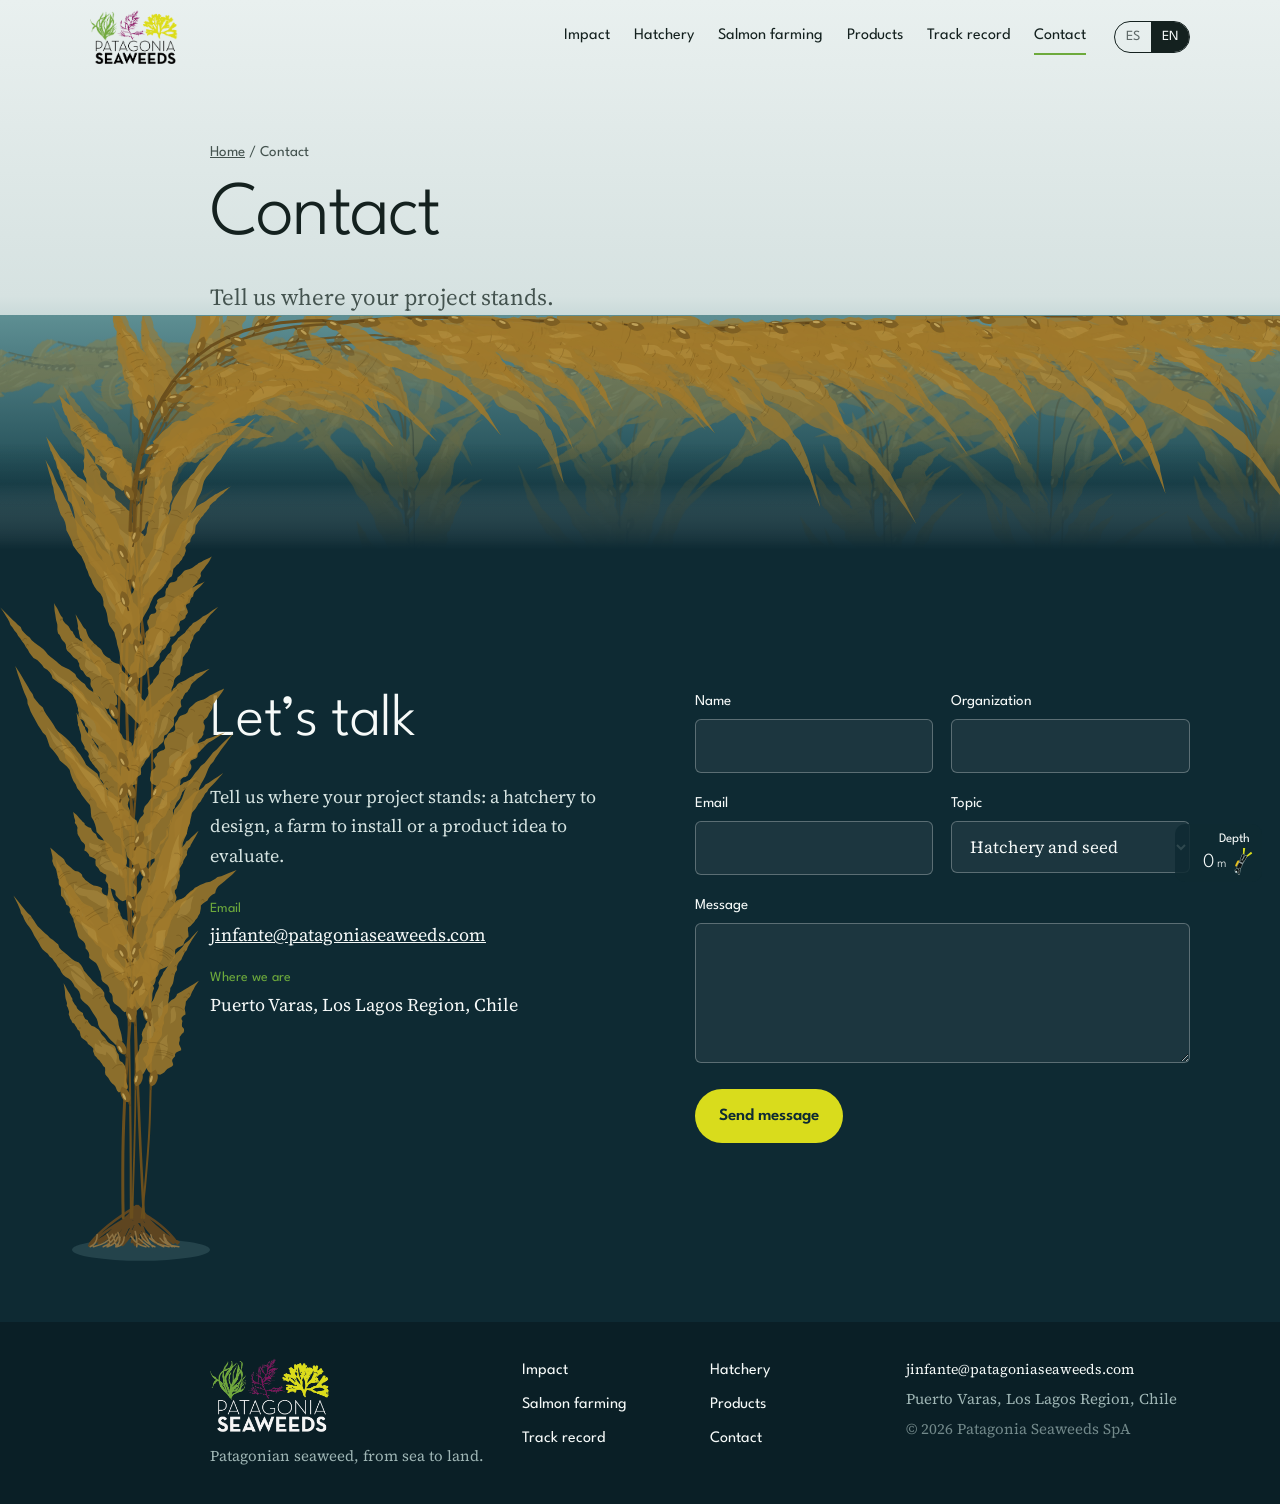
<file: en/contact/index.html>
<!DOCTYPE html>

<html lang="en"><head>
<meta charset="utf-8"/>
<meta content="width=device-width, initial-scale=1.0" name="viewport"/>
<title>Contact | Patagonia Seaweeds</title>
<meta content="Talk to us about your hatchery, farming, restoration or seaweed product project. Puerto Varas, Los Lagos Region, Chile." name="description"/>
<link href="https://www.patagoniaseaweeds.com/en/contact/" rel="canonical"/>
<link href="https://www.patagoniaseaweeds.com/contacto/" hreflang="es" rel="alternate"/>
<link href="https://www.patagoniaseaweeds.com/en/contact/" hreflang="en" rel="alternate"/>
<link href="https://www.patagoniaseaweeds.com/contacto/" hreflang="x-default" rel="alternate"/>
<meta content="index, follow, max-image-preview:large, max-snippet:-1" name="robots"/>
<meta content="#0E2A33" name="theme-color"/>
<meta content="website" property="og:type"/>
<meta content="Patagonia Seaweeds" property="og:site_name"/>
<meta content="en_US" property="og:locale"/>
<meta content="es_CL" property="og:locale:alternate"/>
<meta content="https://www.patagoniaseaweeds.com/en/contact/" property="og:url"/>
<meta content="Contact | Patagonia Seaweeds" property="og:title"/>
<meta content="Talk to us about your hatchery, farming, restoration or seaweed product project. Puerto Varas, Los Lagos Region, Chile." property="og:description"/>
<meta content="https://www.patagoniaseaweeds.com/images/og.jpg" property="og:image"/>
<meta content="summary_large_image" name="twitter:card"/>
<link href="/favicon.ico" rel="icon" sizes="any"/>
<link href="/favicon-48.png" rel="icon" sizes="48x48" type="image/png"/>
<link href="/favicon-96.png" rel="icon" sizes="96x96" type="image/png"/>
<link href="/favicon-192.png" rel="icon" sizes="192x192" type="image/png"/>
<link href="/favicon.png" rel="apple-touch-icon" sizes="180x180"/>
<script type="application/ld+json">
  {
  "@context": "https://schema.org",
  "@graph": [
    {
      "@type": "WebPage",
      "@id": "https://www.patagoniaseaweeds.com/en/contact/#page",
      "url": "https://www.patagoniaseaweeds.com/en/contact/",
      "name": "Contact | Patagonia Seaweeds",
      "description": "Talk to us about your hatchery, farming, restoration or seaweed product project. Puerto Varas, Los Lagos Region, Chile.",
      "inLanguage": "en",
      "isPartOf": {
        "@id": "https://www.patagoniaseaweeds.com/#web"
      },
      "about": {
        "@id": "https://www.patagoniaseaweeds.com/#org"
      }
    },
    {
      "@type": "BreadcrumbList",
      "itemListElement": [
        {
          "@type": "ListItem",
          "position": 1,
          "name": "Home",
          "item": "https://www.patagoniaseaweeds.com/en/"
        },
        {
          "@type": "ListItem",
          "position": 2,
          "name": "Contact",
          "item": "https://www.patagoniaseaweeds.com/en/contact/"
        }
      ]
    }
  ]
}
  </script>
<link href="https://fonts.googleapis.com" rel="preconnect"/>
<link crossorigin="" href="https://fonts.gstatic.com" rel="preconnect"/>
<link href="https://fonts.googleapis.com/css2?family=League+Spartan:wght@200;300;600;700;800&amp;family=Source+Serif+4:ital,opsz,wght@0,8..60,400;0,8..60,600;1,8..60,400&amp;display=swap" rel="stylesheet"/>
<link href="/css/style.css?v=202611200856" rel="stylesheet"/>
</head><body><a class="skip" data-i18n="skip" href="#main">Skip to content</a><header class="nav" id="nav">
<div class="nav-inner">
<a aria-label="Patagonia Seaweeds, home" class="brand" href="/en/">
<img alt="Patagonia Seaweeds" class="logo-dark" height="48" src="/images/logo-color.png" width="78"/>
<img alt="" class="logo-light" height="48" src="/images/logo-claro.png" width="78"/>
</a>
<nav aria-label="Main" class="nav-links" id="navlinks">
      <a data-i18n="nav8" href="/en/impact/">Impact</a>
      <a data-i18n="nav2" href="/en/hatchery/">Hatchery</a>
      <a data-i18n="nav6" href="/en/salmon-farming/">Salmon farming</a>
      <a data-i18n="nav7" href="/en/products/">Products</a>
      <a data-i18n="nav4" href="/en/track-record/">Track record</a>
      <a aria-current="page" data-i18n="nav5" href="/en/contact/">Contact</a>
    </nav>
<div aria-label="Idioma / Language" class="lang" role="group">
<a href="/contacto/" hreflang="es" lang="es">ES</a>
<a aria-current="true" href="/en/contact/" hreflang="en" lang="en">EN</a>
</div>
<button aria-controls="navlinks" aria-expanded="false" aria-label="Menu" class="burger" id="burger"><span></span><span></span><span></span></button>
</div>
</header><main id="main"><svg aria-hidden="true" class="kelp-lane" id="kelpLane"></svg><section class="hero hero-sub" data-depth="0" id="top" style="--next:#0E2A33">
<div class="wrap hero-copy"><p class="crumb"><a data-i18n="crumb_home" href="/en/">Home</a> <span aria-hidden="true">/</span> <span data-i18n="nav5">Contact</span></p><h1 class="rise" data-i18n="ph_contacto">Contact</h1><p class="lead rise d1" data-i18n="pl_contacto">Tell us where your project stands.</p></div>
<div aria-hidden="true" class="sea">
<svg preserveaspectratio="xMidYMin slice" viewbox="0 0 1440 380">
<defs>
<lineargradient id="water" x1="0" x2="0" y1="0" y2="1">
<stop offset="0" stop-color="#5E8F93"></stop>
<stop offset=".5" stop-color="#1F4A53"></stop>
<stop offset="1" stop-color="#EEF4F3" stop-opacity="0"></stop>
</lineargradient>
<lineargradient id="fade" x1="0" x2="0" y1="0" y2="1">
<stop offset="0" stop-color="#2C5B63" stop-opacity="0"></stop>
<stop offset="1" stop-color="#EEF4F3"></stop>
</lineargradient>
</defs>
<rect fill="url(#water)" height="380" width="1440" x="0" y="0"></rect>
<g id="canopy" opacity=".5"></g>
<rect fill="url(#fade)" height="130" width="1440" x="0" y="250"></rect>
</svg>
</div>
</section><section class="band-fjord" data-depth="34" id="contacto">
<div class="wrap contact">
<div>
<h2 data-i18n="ct_h">Let’s talk</h2>
<p data-i18n="ct_p">Tell us where your project stands: a hatchery to design, a farm to install or a product idea to evaluate.</p>
<dl>
<dt data-i18n="ct_mail">Email</dt><dd><a href="mailto:jinfante@patagoniaseaweeds.com">jinfante@patagoniaseaweeds.com</a></dd>
<dt data-i18n="ct_where">Where we are</dt><dd data-i18n="ct_addr">Puerto Varas, Los Lagos Region, Chile</dd>
</dl>
</div>
<form action="https://api.web3forms.com/submit" id="contactForm" method="POST" novalidate="">
<div class="row2">
<div><label data-i18n="f_name" for="f-name">Name</label><input autocomplete="name" id="f-name" name="nombre" required=""/></div>
<div><label data-i18n="f_org" for="f-org">Organization</label><input autocomplete="organization" id="f-org" name="organizacion"/></div>
</div>
<div class="row2">
<div><label data-i18n="f_mail" for="f-mail">Email</label><input autocomplete="email" id="f-mail" name="email" required="" type="email"/></div>
<div><label data-i18n="f_topic" for="f-topic">Topic</label>
<select id="f-topic" name="tema">
<option data-i18n="o1">Hatchery and seed</option>
<option data-i18n="o2">Farming and restoration</option>
<option data-i18n="o3">Research and projects</option>
<option data-i18n="o6">Seaweed for salmon farming (IMTA)</option>
<option data-i18n="o4">Bioproducts and biorefinery</option>
<option data-i18n="o5">Other</option>
</select></div>
</div>
<div><label data-i18n="f_msg" for="f-msg">Message</label><textarea id="f-msg" name="mensaje" required=""></textarea></div>
<input name="access_key" type="hidden" value="47e09b3c-ea7a-40e5-b84d-535577439043"/>
<input name="subject" type="hidden" value="Nuevo mensaje desde patagoniaseaweeds.com"/>
<input name="from_name" type="hidden" value="Sitio web Patagonia Seaweeds"/>
<input name="redirect" type="hidden" value="https://www.patagoniaseaweeds.com/gracias.html"/>
<input aria-hidden="true" autocomplete="off" class="hp" name="botcheck" style="display:none" tabindex="-1" type="checkbox"/>
<button class="btn btn-send" data-i18n="f_send" type="submit">Send message</button>
<p class="form-msg" id="formMsg" role="status"></p>
</form>
</div>
</section></main><footer><div class="wrap foot">
<div class="foot-brand"><img alt="Patagonia Seaweeds" height="74" src="/images/logo-claro.png" style="width:120px;height:auto" width="120"/>
<p data-i18n="ft_tag">Patagonian seaweed, from sea to land.</p></div>
<nav aria-label="Site" class="foot-nav">
<a data-i18n="nav8" href="/en/impact/">Impact</a><a data-i18n="nav2" href="/en/hatchery/">Hatchery</a><a data-i18n="nav6" href="/en/salmon-farming/">Salmon farming</a>
<a data-i18n="nav7" href="/en/products/">Products</a><a data-i18n="nav4" href="/en/track-record/">Track record</a><a data-i18n="nav5" href="/en/contact/">Contact</a>
</nav>
<div class="foot-ct"><a href="mailto:jinfante@patagoniaseaweeds.com">jinfante@patagoniaseaweeds.com</a>
<p data-i18n="ft_loc">Puerto Varas, Los Lagos Region, Chile</p>
<p class="foot-c">© <span id="yr">2026</span> Patagonia Seaweeds SpA</p></div>
</div></footer><div aria-controls="depthTip" aria-expanded="false" class="depth" id="depth" role="button" tabindex="0"><span data-i18n="depth">Depth</span><strong><span class="dv"><span id="depthVal">0</span><em>m</em></span><svg class="diver" height="28" viewbox="0 0 26 44" width="17">
<g transform="translate(13 22) rotate(-64) translate(-23 -14)">
<g class="fin fin-a"><path d="M33 11.6 L44 6.5 L45.5 9.5 L35 13z" fill="#D9DC1C"></path></g>
<g class="fin fin-b"><path d="M33 15.4 L44 20.5 L42.5 23.3 L32.6 17.6z" fill="#D9DC1C"></path></g>
<path d="M24 12.2 L34 11.4 M24 15.6 L34 16.2" stroke="#9FB6B5" stroke-linecap="round" stroke-width="4"></path>
<path d="M24 12.2 L34 11.4 M24 15.6 L34 16.2" stroke="#0B1112" stroke-linecap="round" stroke-width="2.8"></path>
<rect fill="#E8C21C" height="4" rx="2" stroke="#0B1112" stroke-width=".5" width="11" x="12.5" y="7"></rect>
<path d="M10.5 13.9 C 10.5 10.6, 13 10.4, 18 10.6 L 25 11.4 C 26.6 11.6, 26.6 16.4, 25 16.6 L 18 17.3 C 13 17.5, 10.5 17.2, 10.5 13.9z" fill="#0B1112" stroke="#9FB6B5" stroke-width=".7"></path>
<path d="M21.6 10.6 L 21.6 17.2" stroke="#8C979B" stroke-width="2.4"></path>
<path d="M12 16 L 4.5 18.5" stroke="#9FB6B5" stroke-linecap="round" stroke-width="3.4"></path>
<path d="M12 16 L 4.5 18.5" stroke="#0B1112" stroke-linecap="round" stroke-width="2.2"></path>
<circle cx="7.6" cy="13.6" fill="#0B1112" r="3.3" stroke="#9FB6B5" stroke-width=".7"></circle>
<rect fill="#CFE3E8" height="2.8" rx=".9" width="3" x="4.1" y="11.8"></rect>
</g>
<g class="bub" fill="none" stroke="#CFE3E8" stroke-width=".9"><circle cx="2.6" cy="36.5" r="1.6"></circle><circle cx="2" cy="36.5" r="1.1"></circle><circle cx="3" cy="36.5" r="1.3"></circle><circle cx="2.2" cy="36.5" r=".9"></circle><circle cx="2.8" cy="36.5" r="1.4"></circle><circle cx="2.4" cy="36.5" r="1"></circle></g>
</svg></strong><div class="depth-tip" hidden="" id="depthTip"><p data-i18n="depth_tip">As you scroll down the page, the diver descends. At 5 meters it reaches the seaweed farming lines, and at 15 meters, a seaweed attached to the substrate.</p></div></div><script src="/js/kelp.js?v=202611200856"></script><script src="/js/main.js?v=202611200856"></script></body></html>
</file>
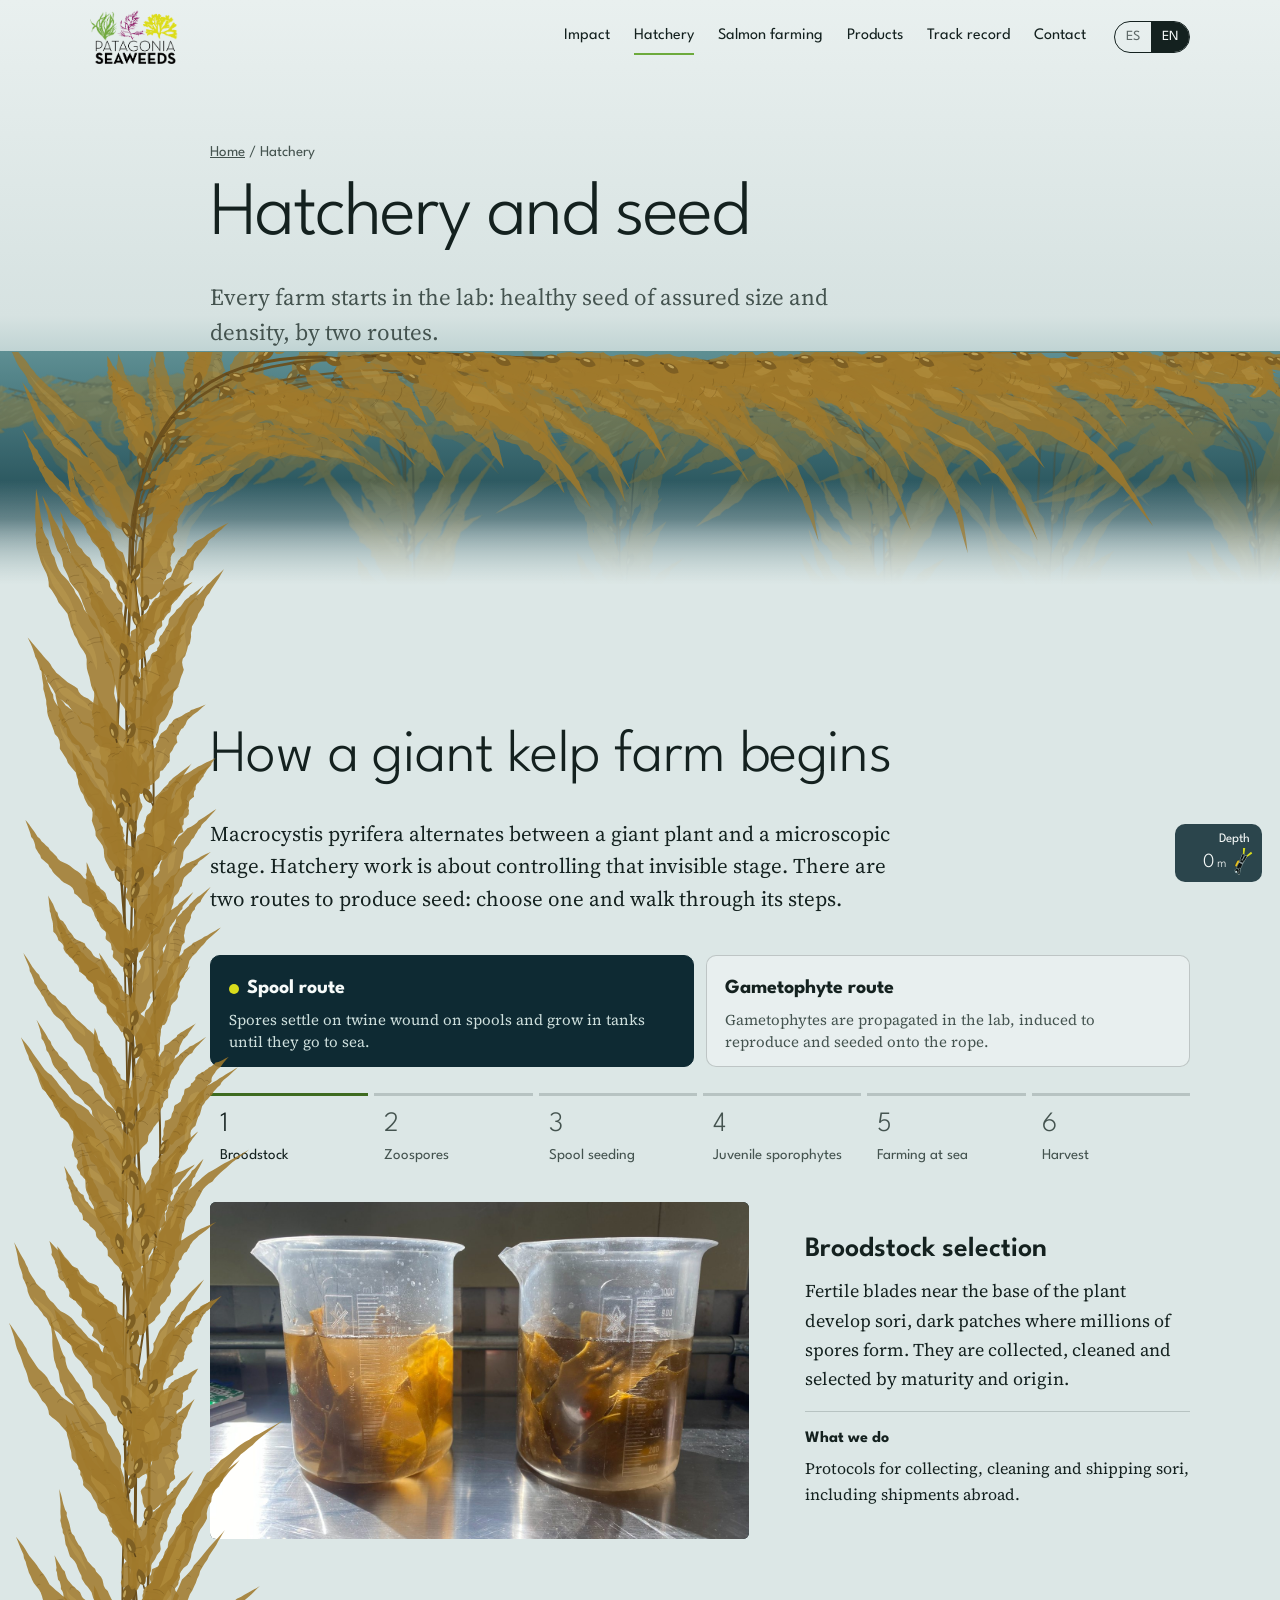
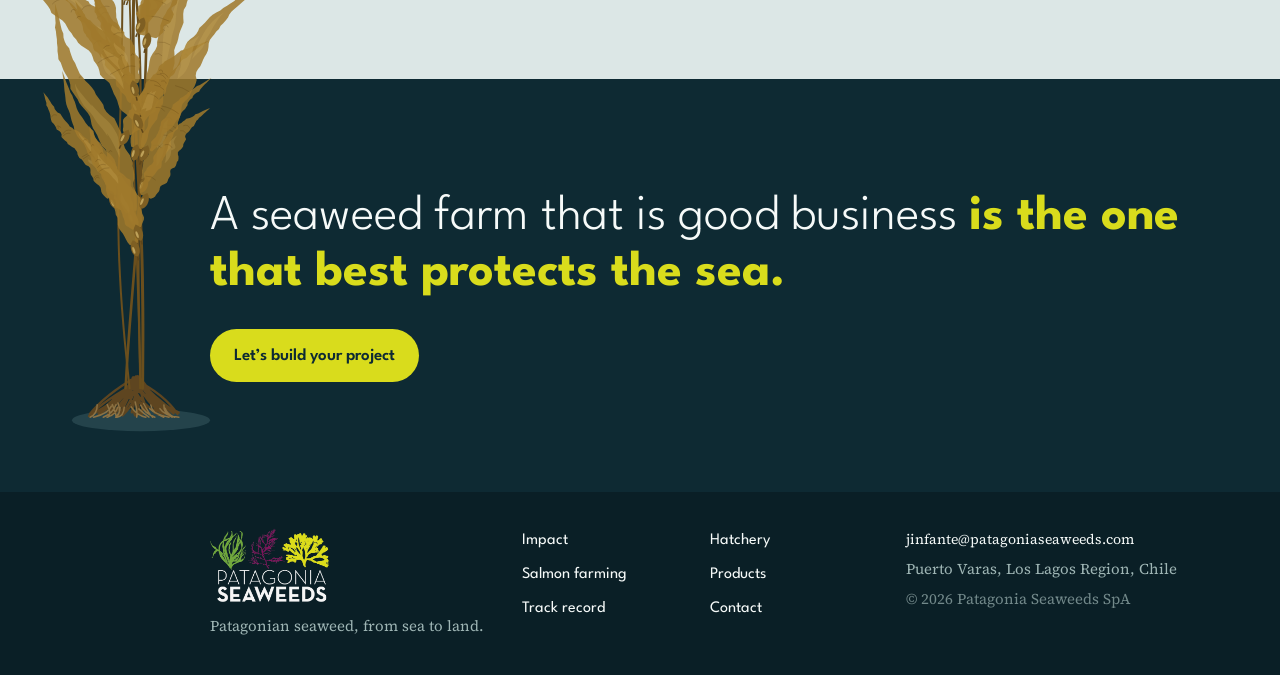
<file: en/hatchery/index.html>
<!DOCTYPE html>

<html lang="en"><head>
<meta charset="utf-8"/>
<meta content="width=device-width, initial-scale=1.0" name="viewport"/>
<title>Kelp Hatchery and Life Cycle | Patagonia Seaweeds</title>
<meta content="How a kelp farm begins: sori, zoospores, gametophytes, spool or direct machine seeding, juveniles, farming at sea and harvest." name="description"/>
<link href="https://www.patagoniaseaweeds.com/en/hatchery/" rel="canonical"/>
<link href="https://www.patagoniaseaweeds.com/hatchery/" hreflang="es" rel="alternate"/>
<link href="https://www.patagoniaseaweeds.com/en/hatchery/" hreflang="en" rel="alternate"/>
<link href="https://www.patagoniaseaweeds.com/hatchery/" hreflang="x-default" rel="alternate"/>
<meta content="index, follow, max-image-preview:large, max-snippet:-1" name="robots"/>
<meta content="#0E2A33" name="theme-color"/>
<meta content="website" property="og:type"/>
<meta content="Patagonia Seaweeds" property="og:site_name"/>
<meta content="en_US" property="og:locale"/>
<meta content="es_CL" property="og:locale:alternate"/>
<meta content="https://www.patagoniaseaweeds.com/en/hatchery/" property="og:url"/>
<meta content="Kelp Hatchery and Life Cycle | Patagonia Seaweeds" property="og:title"/>
<meta content="How a kelp farm begins: sori, zoospores, gametophytes, spool or direct machine seeding, juveniles, farming at sea and harvest." property="og:description"/>
<meta content="https://www.patagoniaseaweeds.com/images/og.jpg" property="og:image"/>
<meta content="summary_large_image" name="twitter:card"/>
<link href="/favicon.ico" rel="icon" sizes="any"/>
<link href="/favicon-48.png" rel="icon" sizes="48x48" type="image/png"/>
<link href="/favicon-96.png" rel="icon" sizes="96x96" type="image/png"/>
<link href="/favicon-192.png" rel="icon" sizes="192x192" type="image/png"/>
<link href="/favicon.png" rel="apple-touch-icon" sizes="180x180"/>
<script type="application/ld+json">
  {
  "@context": "https://schema.org",
  "@graph": [
    {
      "@type": "WebPage",
      "@id": "https://www.patagoniaseaweeds.com/en/hatchery/#page",
      "url": "https://www.patagoniaseaweeds.com/en/hatchery/",
      "name": "Kelp Hatchery and Life Cycle | Patagonia Seaweeds",
      "description": "How a kelp farm begins: sori, zoospores, gametophytes, spool or direct machine seeding, juveniles, farming at sea and harvest.",
      "inLanguage": "en",
      "isPartOf": {
        "@id": "https://www.patagoniaseaweeds.com/#web"
      },
      "about": {
        "@id": "https://www.patagoniaseaweeds.com/#org"
      }
    },
    {
      "@type": "BreadcrumbList",
      "itemListElement": [
        {
          "@type": "ListItem",
          "position": 1,
          "name": "Home",
          "item": "https://www.patagoniaseaweeds.com/en/"
        },
        {
          "@type": "ListItem",
          "position": 2,
          "name": "Kelp Hatchery and Life Cycle",
          "item": "https://www.patagoniaseaweeds.com/en/hatchery/"
        }
      ]
    }
  ]
}
  </script>
<link href="https://fonts.googleapis.com" rel="preconnect"/>
<link crossorigin="" href="https://fonts.gstatic.com" rel="preconnect"/>
<link href="https://fonts.googleapis.com/css2?family=League+Spartan:wght@200;300;600;700;800&amp;family=Source+Serif+4:ital,opsz,wght@0,8..60,400;0,8..60,600;1,8..60,400&amp;display=swap" rel="stylesheet"/>
<link href="/css/style.css?v=202611200856" rel="stylesheet"/>
</head><body><a class="skip" data-i18n="skip" href="#main">Skip to content</a><header class="nav" id="nav">
<div class="nav-inner">
<a aria-label="Patagonia Seaweeds, home" class="brand" href="/en/">
<img alt="Patagonia Seaweeds" class="logo-dark" height="48" src="/images/logo-color.png" width="78"/>
<img alt="" class="logo-light" height="48" src="/images/logo-claro.png" width="78"/>
</a>
<nav aria-label="Main" class="nav-links" id="navlinks">
      <a data-i18n="nav8" href="/en/impact/">Impact</a>
      <a aria-current="page" data-i18n="nav2" href="/en/hatchery/">Hatchery</a>
      <a data-i18n="nav6" href="/en/salmon-farming/">Salmon farming</a>
      <a data-i18n="nav7" href="/en/products/">Products</a>
      <a data-i18n="nav4" href="/en/track-record/">Track record</a>
      <a data-i18n="nav5" href="/en/contact/">Contact</a>
    </nav>
<div aria-label="Idioma / Language" class="lang" role="group">
<a href="/hatchery/" hreflang="es" lang="es">ES</a>
<a aria-current="true" href="/en/hatchery/" hreflang="en" lang="en">EN</a>
</div>
<button aria-controls="navlinks" aria-expanded="false" aria-label="Menu" class="burger" id="burger"><span></span><span></span><span></span></button>
</div>
</header><main id="main"><svg aria-hidden="true" class="kelp-lane" id="kelpLane"></svg><section class="hero hero-sub" data-depth="0" id="top" style="--next:#DCE7E6">
<div class="wrap hero-copy"><p class="crumb"><a data-i18n="crumb_home" href="/en/">Home</a> <span aria-hidden="true">/</span> <span data-i18n="nav2">Hatchery</span></p><h1 class="rise" data-i18n="ph_hatchery">Hatchery and seed</h1><p class="lead rise d1" data-i18n="pl_hatchery">Every farm starts in the lab: healthy seed of assured size and density, by two routes.</p></div>
<div aria-hidden="true" class="sea">
<svg preserveaspectratio="xMidYMin slice" viewbox="0 0 1440 380">
<defs>
<lineargradient id="water" x1="0" x2="0" y1="0" y2="1">
<stop offset="0" stop-color="#5E8F93"></stop>
<stop offset=".5" stop-color="#1F4A53"></stop>
<stop offset="1" stop-color="#EEF4F3" stop-opacity="0"></stop>
</lineargradient>
<lineargradient id="fade" x1="0" x2="0" y1="0" y2="1">
<stop offset="0" stop-color="#2C5B63" stop-opacity="0"></stop>
<stop offset="1" stop-color="#EEF4F3"></stop>
</lineargradient>
</defs>
<rect fill="url(#water)" height="380" width="1440" x="0" y="0"></rect>
<g id="canopy" opacity=".5"></g>
<rect fill="url(#fade)" height="130" width="1440" x="0" y="250"></rect>
</svg>
</div>
</section><section class="band-glacial" data-depth="9" id="ciclo">
<div class="wrap">
<div class="cycle-head">
<h2 data-i18n="cy_h">How a giant kelp farm begins</h2>
<p class="lead" data-i18n="cy_p">Macrocystis pyrifera alternates between a giant plant and a microscopic stage. Hatchery work is about controlling that invisible stage. There are two routes to produce seed: choose one and walk through its steps.</p>
</div>
<div aria-label="Vía de producción de semilla" class="routes" role="group">
<button aria-pressed="true" class="route-btn" data-route="car" type="button"><b data-i18n="rt_car">Spool route</b><span data-i18n="rt_car_d">Spores settle on twine wound on spools and grow in tanks until they go to sea.</span></button>
<button aria-pressed="false" class="route-btn" data-route="gam" type="button"><b data-i18n="rt_gam">Gametophyte route</b><span data-i18n="rt_gam_d">Gametophytes are propagated in the lab, induced to reproduce and seeded onto the rope.</span></button>
</div>
<div aria-label="Etapas del ciclo" class="steps" role="tablist">
<button aria-controls="p1" aria-selected="true" class="step-btn" data-route="both" id="t1" role="tab"><span class="n">1</span><span class="t" data-i18n="s1">Broodstock</span></button>
<button aria-controls="p2" aria-selected="false" class="step-btn" data-route="both" id="t2" role="tab" tabindex="-1"><span class="n">2</span><span class="t" data-i18n="s2">Zoospores</span></button>
<button aria-controls="pc" aria-selected="false" class="step-btn" data-route="car" id="tc" role="tab" tabindex="-1"><span class="n">3</span><span class="t" data-i18n="sc">Spool seeding</span></button>
<button aria-controls="p3" aria-selected="false" class="step-btn" data-route="gam" id="t3" role="tab" tabindex="-1"><span class="n">3</span><span class="t" data-i18n="s3">Gametophytes</span></button>
<button aria-controls="pb" aria-selected="false" class="step-btn" data-route="gam" id="tb" role="tab" tabindex="-1"><span class="n">4</span><span class="t" data-i18n="sb">Bank and propagation</span></button>
<button aria-controls="pi" aria-selected="false" class="step-btn" data-route="gam" id="ti" role="tab" tabindex="-1"><span class="n">5</span><span class="t" data-i18n="si">Induction</span></button>
<button aria-controls="ps" aria-selected="false" class="step-btn" data-route="gam" id="ts" role="tab" tabindex="-1"><span class="n">6</span><span class="t" data-i18n="ss">Seeding</span></button>
<button aria-controls="p4" aria-selected="false" class="step-btn" data-route="both" id="t4" role="tab" tabindex="-1"><span class="n">4</span><span class="t" data-i18n="s4">Juvenile sporophytes</span></button>
<button aria-controls="p6" aria-selected="false" class="step-btn" data-route="both" id="t6" role="tab" tabindex="-1"><span class="n">5</span><span class="t" data-i18n="s6">Farming at sea</span></button>
<button aria-controls="p7" aria-selected="false" class="step-btn" data-route="both" id="t7" role="tab" tabindex="-1"><span class="n">6</span><span class="t" data-i18n="s7">Harvest</span></button>
</div>
<div aria-labelledby="t1" class="panel" id="p1" role="tabpanel">
<figure class="panel-fig"><img alt="Fertile kelp blades with sori in beakers of seawater, ready to release spores" loading="lazy" src="/images/fotos/ciclo-soros.jpg" style="object-position:center 60%"/></figure>
<div class="panel-txt">
<h3 data-i18n="p1_h">Broodstock selection</h3>
<p data-i18n="p1_p">Fertile blades near the base of the plant develop sori, dark patches where millions of spores form. They are collected, cleaned and selected by maturity and origin.</p>
<p class="what"><b data-i18n="what">What we do</b><span data-i18n="p1_w">Protocols for collecting, cleaning and shipping sori, including shipments abroad.</span></p>
</div>
</div>
<div aria-labelledby="t2" class="panel" hidden="" id="p2" role="tabpanel">
<figure class="panel-fig"><img alt="Freshly released kelp zoospores under the microscope" loading="lazy" src="/images/fotos/ciclo-zoosporas.jpg"/></figure>
<div class="panel-txt">
<h3 data-i18n="p2_h">Zoospore release</h3>
<p data-i18n="p2_p">In the laboratory the sori release zoospores: swimming cells a few microns long looking for a place to settle. Temperature, light and hygiene decide how many survive.</p>
<p class="what"><b data-i18n="what">What we do</b><span data-i18n="p2_w">Control of spore density and bacterial contamination from day one.</span></p>
</div>
</div>
<div aria-labelledby="tc" class="panel" hidden="" id="pc" role="tabpanel">
<figure class="panel-fig"><img alt="PVC spools with seeded twine in hatchery tanks" loading="lazy" src="/images/fotos/ciclo-carretes.jpg"/></figure>
<div class="panel-txt">
<h3 data-i18n="pc_h">Spool seeding</h3>
<p data-i18n="pc_p">Zoospores settle on fine twine wound on spools, inside tanks with controlled light, temperature and nutrients. In six to eight weeks the sporophytes reach a few millimeters and the twine is ready to go to sea.</p>
<p class="what"><b data-i18n="what">What we do</b><span data-i18n="pc_w">Production of seeded spools, with density and contamination control throughout the tank period.</span></p>
</div>
</div>
<div aria-labelledby="t3" class="panel" hidden="" id="p3" role="tabpanel">
<figure class="panel-fig"><img alt="Kelp gametophytes with eggs under the microscope" loading="lazy" src="/images/fotos/ciclo-gametofitos.jpg"/></figure>
<div class="panel-txt">
<h3 data-i18n="p3_h">Gametophytes in the lab</h3>
<p data-i18n="p3_p">Zoospores germinate into microscopic male and female gametophytes that are kept free floating in culture medium, in a vegetative growth phase without reproduction.</p>
<p class="what"><b data-i18n="what">What we do</b><span data-i18n="p3_w">Gametophyte isolation and culture under controlled light, temperature and nutrients.</span></p>
</div>
</div>
<div aria-labelledby="tb" class="panel" hidden="" id="pb" role="tabpanel">
<figure class="panel-fig"><img alt="Flasks of kelp gametophyte cultures in a growth chamber under red light" loading="lazy" src="/images/fotos/ciclo-banco.jpg" style="object-position:center 30%"/></figure>
<div class="panel-txt">
<h3 data-i18n="pb_h">Bank and propagation</h3>
<p data-i18n="pb_p">Stock cultures kept under low light and temperature serve as a germplasm bank for years. From them, biomass is multiplied by fragmentation in flasks, carboys and photobioreactors, without relying on new wild broodstock.</p>
<p class="what"><b data-i18n="what">What we do</b><span data-i18n="pb_w">Germplasm banks by origin and production scale propagation for each season.</span></p>
</div>
</div>
<div aria-labelledby="ti" class="panel" hidden="" id="pi" role="tabpanel">
<figure class="panel-fig"><img alt="Young sporophyte with its holdfast, still attached to the gametophyte" loading="lazy" src="/images/fotos/ciclo-induccion.jpg"/></figure>
<div class="panel-txt">
<h3 data-i18n="pi_h">Induction</h3>
<p data-i18n="pi_p">About three weeks before seeding, a change in light and photoperiod triggers reproduction. Gametophytes produce eggs and sperm, and the fertilized eggs give rise to the first sporophytes.</p>
<p class="what"><b data-i18n="what">What we do</b><span data-i18n="pi_w">Induction trials per batch to secure culture response on the seeding date.</span></p>
</div>
</div>
<div aria-labelledby="ts" class="panel" hidden="" id="ps" role="tabpanel">
<div class="fig-stack"><figure class="panel-fig"><img alt="Close-up of a grow rope freshly seeded with gametophytes" loading="lazy" src="/images/fotos/ciclo-siembra-cuerda.jpg"/></figure>
<figure class="panel-fig panel-fig-sm">
<svg aria-label="Siembra directa en dos pasos con máquina: la cuerda recibe primero la semilla y luego el aglutinante" preserveaspectratio="xMidYMid meet" role="img" viewbox="0 20 640 290">
<rect fill="#0E2A33" height="400" width="640"></rect>
<g transform="translate(70 230)"><circle fill="#24434B" r="46" stroke="#B8A276" stroke-width="3"></circle><circle fill="#0E2A33" r="12" stroke="#B8A276" stroke-width="3"></circle><path d="M-30 -30 A42 42 0 0 1 30 -30" fill="none" opacity=".7" stroke="#B8A276" stroke-width="6"></path></g>
<path d="M100 196 L 600 196" stroke="#B8A276" stroke-linecap="round" stroke-width="7"></path>
<path d="M100 196 L 600 196" stroke="#E2D2A8" stroke-dasharray="2.5 4.5" stroke-width="7"></path>
<g transform="translate(200 0)">
<rect fill="#2C5B63" height="120" rx="10" stroke="#9FB6B5" stroke-width="2" width="120" x="0" y="110"></rect>
<path d="M40 70 h40 v40 h-40z" fill="#4E7F87"></path><path d="M50 70 v-14 h20 v14" fill="none" stroke="#9FB6B5" stroke-width="3"></path>
<g fill="#C9A23A"><circle cx="30" cy="150" r="4"></circle><circle cx="52" cy="140" r="3.5"></circle><circle cx="74" cy="152" r="4"></circle><circle cx="92" cy="141" r="3.5"></circle><circle cx="42" cy="168" r="3.5"></circle><circle cx="84" cy="170" r="4"></circle><circle cx="62" cy="176" r="3.5"></circle></g>
<text data-i18n="sd1" fill="#F6FAF9" font-family="League Spartan, sans-serif" font-size="22" text-anchor="middle" x="60" y="270">Step 1</text>
<text data-i18n="sd1b" fill="#B9CFCF" font-family="Source Serif 4, serif" font-size="18" text-anchor="middle" x="60" y="296">seed</text>
</g>
<g transform="translate(370 0)">
<rect fill="#2C5B63" height="120" rx="10" stroke="#9FB6B5" stroke-width="2" width="120" x="0" y="110"></rect>
<path d="M40 70 h40 v40 h-40z" fill="#4E7F87"></path><path d="M50 70 v-14 h20 v14" fill="none" stroke="#9FB6B5" stroke-width="3"></path>
<path d="M20 160 q 20 -16 40 0 t 40 0" fill="none" opacity=".8" stroke="#CFE3E8" stroke-linecap="round" stroke-width="5"></path>
<path d="M20 180 q 20 -16 40 0 t 40 0" fill="none" opacity=".5" stroke="#CFE3E8" stroke-linecap="round" stroke-width="5"></path>
<text data-i18n="sd2" fill="#F6FAF9" font-family="League Spartan, sans-serif" font-size="22" text-anchor="middle" x="60" y="270">Step 2</text>
<text data-i18n="sd2b" fill="#B9CFCF" font-family="Source Serif 4, serif" font-size="18" text-anchor="middle" x="60" y="296">binder</text>
</g>
<g fill="#A07A2C"><path d="M520 196 l 6 -16 l 4 16z"></path><path d="M540 196 l 5 -12 l 5 12z"></path><path d="M560 196 l 6 -18 l 4 18z"></path><path d="M580 196 l 5 -13 l 4 13z"></path></g>
<path d="M140 150 h40 M330 150 h30" stroke="#D9DC1C" stroke-dasharray="6 6" stroke-width="3"></path>
<text data-i18n="sd0" fill="#F6FAF9" font-family="League Spartan, sans-serif" font-size="24" text-anchor="middle" x="320" y="44">Direct seeding by machine</text>
<text data-i18n="sd3" fill="#B9CFCF" font-family="Source Serif 4, serif" font-size="18" text-anchor="middle" x="556" y="168">seeded rope</text>
</svg>
</figure></div>
<div class="panel-txt">
<h3 data-i18n="ps_h">Seeding</h3>
<p data-i18n="ps_p">Induced seed is applied to the grow rope in two steps with a seeding machine: first the suspension of sporophytes and gametophytes, then a natural binder that fixes it to the fibers. It can also be seeded onto spools, as in the traditional route.</p>
<p class="what"><b data-i18n="what">What we do</b><span data-i18n="ps_w">Mechanized direct seeding and spool seeding, depending on site and project scale.</span></p>
</div>
</div>
<div aria-labelledby="t4" class="panel" hidden="" id="p4" role="tabpanel">
<figure class="panel-fig"><img alt="Juvenile kelp sporophytes on a rope" data-car="/images/fotos/esporofitos-juveniles.jpg" data-gam="/images/fotos/esporofitos-siembra-directa.jpg" id="juvImg" loading="lazy" src="/images/fotos/esporofitos-juveniles.jpg"/></figure>
<div class="panel-txt">
<h3 data-i18n="p4_h">Juvenile sporophytes</h3>
<p data-i18n="p4_p">The sporophyte is the stage that grows into a plant several meters long. The first blades appear attached to the twine or grow rope and are tracked under the microscope until outplanting.</p>
<p class="what"><b data-i18n="what">What we do</b><span data-i18n="p4_w">Size and density monitoring to deliver seed with guaranteed parameters.</span></p>
</div>
</div>
<div aria-labelledby="t6" class="panel" hidden="" id="p6" role="tabpanel">
<figure class="panel-fig"><img alt="Kelp grow lines below the sea surface" loading="lazy" src="/images/fotos/cultivo-mar-lineas.jpg" style="object-position:center 60%"/></figure>
<div class="panel-txt">
<h3 data-i18n="p6_h">Farming at sea</h3>
<p data-i18n="p6_p">At the farm site, the spool twine is wrapped around the longline, or the seeded rope is deployed directly, held by buoys and moorings. In a few months giant kelp can reach several meters and is ready to harvest.</p>
<p class="what"><b data-i18n="what">What we do</b><span data-i18n="p6_w">Design, installation and operation of farm systems in Chile and abroad.</span></p>
</div>
</div>
<div aria-labelledby="t7" class="panel" hidden="" id="p7" role="tabpanel">
<figure class="panel-fig"><img alt="Harvesting a kelp grow line with a crane from a boat" loading="lazy" src="/images/fotos/perfil-cosecha.jpg" style="object-position:55% center"/></figure>
<div class="panel-txt">
<h3 data-i18n="p7_h">Harvest</h3>
<p data-i18n="p7_p">When the kelp reaches its target biomass, the lines are hauled with a crane and the seaweed is cut and loaded on board. Harvest can be total or partial, leaving the base of the plant to regrow.</p>
<p class="what"><b data-i18n="what">What we do</b><span data-i18n="p7_w">Harvest planning, biomass records per line and handling of the biomass to its destination.</span></p>
</div>
</div>
</div>
</section><section class="band-fjord cta-band" data-depth="34" id="cta"><div class="wrap">
<p class="cb-t"><span data-i18n="mf_a">A seaweed farm that is good business</span> <strong data-i18n="mf_b">is the one that best protects the sea.</strong></p>
<a class="btn btn-fucus" data-i18n="mf_cta" href="/en/contact/">Let’s build your project</a>
</div></section></main><footer><div class="wrap foot">
<div class="foot-brand"><img alt="Patagonia Seaweeds" height="74" src="/images/logo-claro.png" style="width:120px;height:auto" width="120"/>
<p data-i18n="ft_tag">Patagonian seaweed, from sea to land.</p></div>
<nav aria-label="Site" class="foot-nav">
<a data-i18n="nav8" href="/en/impact/">Impact</a><a data-i18n="nav2" href="/en/hatchery/">Hatchery</a><a data-i18n="nav6" href="/en/salmon-farming/">Salmon farming</a>
<a data-i18n="nav7" href="/en/products/">Products</a><a data-i18n="nav4" href="/en/track-record/">Track record</a><a data-i18n="nav5" href="/en/contact/">Contact</a>
</nav>
<div class="foot-ct"><a href="mailto:jinfante@patagoniaseaweeds.com">jinfante@patagoniaseaweeds.com</a>
<p data-i18n="ft_loc">Puerto Varas, Los Lagos Region, Chile</p>
<p class="foot-c">© <span id="yr">2026</span> Patagonia Seaweeds SpA</p></div>
</div></footer><div aria-controls="depthTip" aria-expanded="false" class="depth" id="depth" role="button" tabindex="0"><span data-i18n="depth">Depth</span><strong><span class="dv"><span id="depthVal">0</span><em>m</em></span><svg class="diver" height="28" viewbox="0 0 26 44" width="17">
<g transform="translate(13 22) rotate(-64) translate(-23 -14)">
<g class="fin fin-a"><path d="M33 11.6 L44 6.5 L45.5 9.5 L35 13z" fill="#D9DC1C"></path></g>
<g class="fin fin-b"><path d="M33 15.4 L44 20.5 L42.5 23.3 L32.6 17.6z" fill="#D9DC1C"></path></g>
<path d="M24 12.2 L34 11.4 M24 15.6 L34 16.2" stroke="#9FB6B5" stroke-linecap="round" stroke-width="4"></path>
<path d="M24 12.2 L34 11.4 M24 15.6 L34 16.2" stroke="#0B1112" stroke-linecap="round" stroke-width="2.8"></path>
<rect fill="#E8C21C" height="4" rx="2" stroke="#0B1112" stroke-width=".5" width="11" x="12.5" y="7"></rect>
<path d="M10.5 13.9 C 10.5 10.6, 13 10.4, 18 10.6 L 25 11.4 C 26.6 11.6, 26.6 16.4, 25 16.6 L 18 17.3 C 13 17.5, 10.5 17.2, 10.5 13.9z" fill="#0B1112" stroke="#9FB6B5" stroke-width=".7"></path>
<path d="M21.6 10.6 L 21.6 17.2" stroke="#8C979B" stroke-width="2.4"></path>
<path d="M12 16 L 4.5 18.5" stroke="#9FB6B5" stroke-linecap="round" stroke-width="3.4"></path>
<path d="M12 16 L 4.5 18.5" stroke="#0B1112" stroke-linecap="round" stroke-width="2.2"></path>
<circle cx="7.6" cy="13.6" fill="#0B1112" r="3.3" stroke="#9FB6B5" stroke-width=".7"></circle>
<rect fill="#CFE3E8" height="2.8" rx=".9" width="3" x="4.1" y="11.8"></rect>
</g>
<g class="bub" fill="none" stroke="#CFE3E8" stroke-width=".9"><circle cx="2.6" cy="36.5" r="1.6"></circle><circle cx="2" cy="36.5" r="1.1"></circle><circle cx="3" cy="36.5" r="1.3"></circle><circle cx="2.2" cy="36.5" r=".9"></circle><circle cx="2.8" cy="36.5" r="1.4"></circle><circle cx="2.4" cy="36.5" r="1"></circle></g>
</svg></strong><div class="depth-tip" hidden="" id="depthTip"><p data-i18n="depth_tip">As you scroll down the page, the diver descends. At 5 meters it reaches the seaweed farming lines, and at 15 meters, a seaweed attached to the substrate.</p></div></div><script src="/js/kelp.js?v=202611200856"></script><script src="/js/main.js?v=202611200856"></script></body></html>
</file>
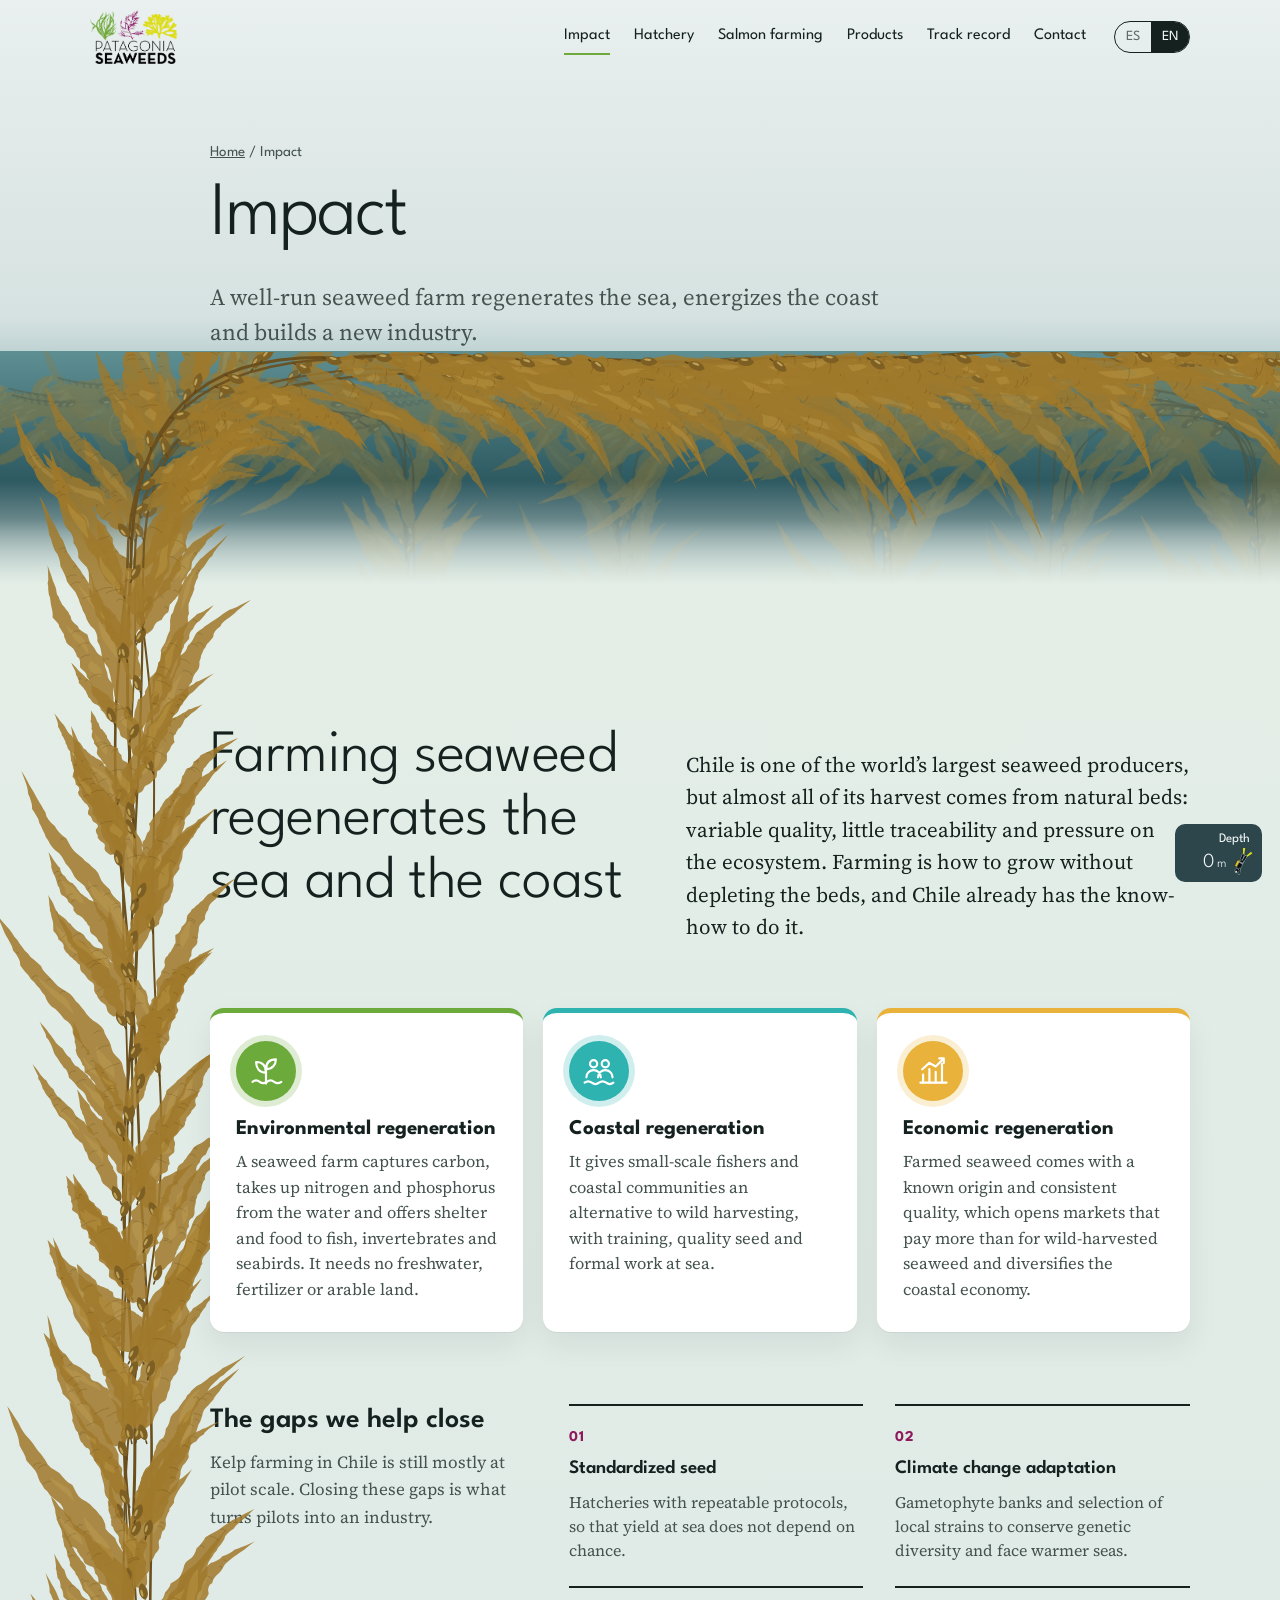
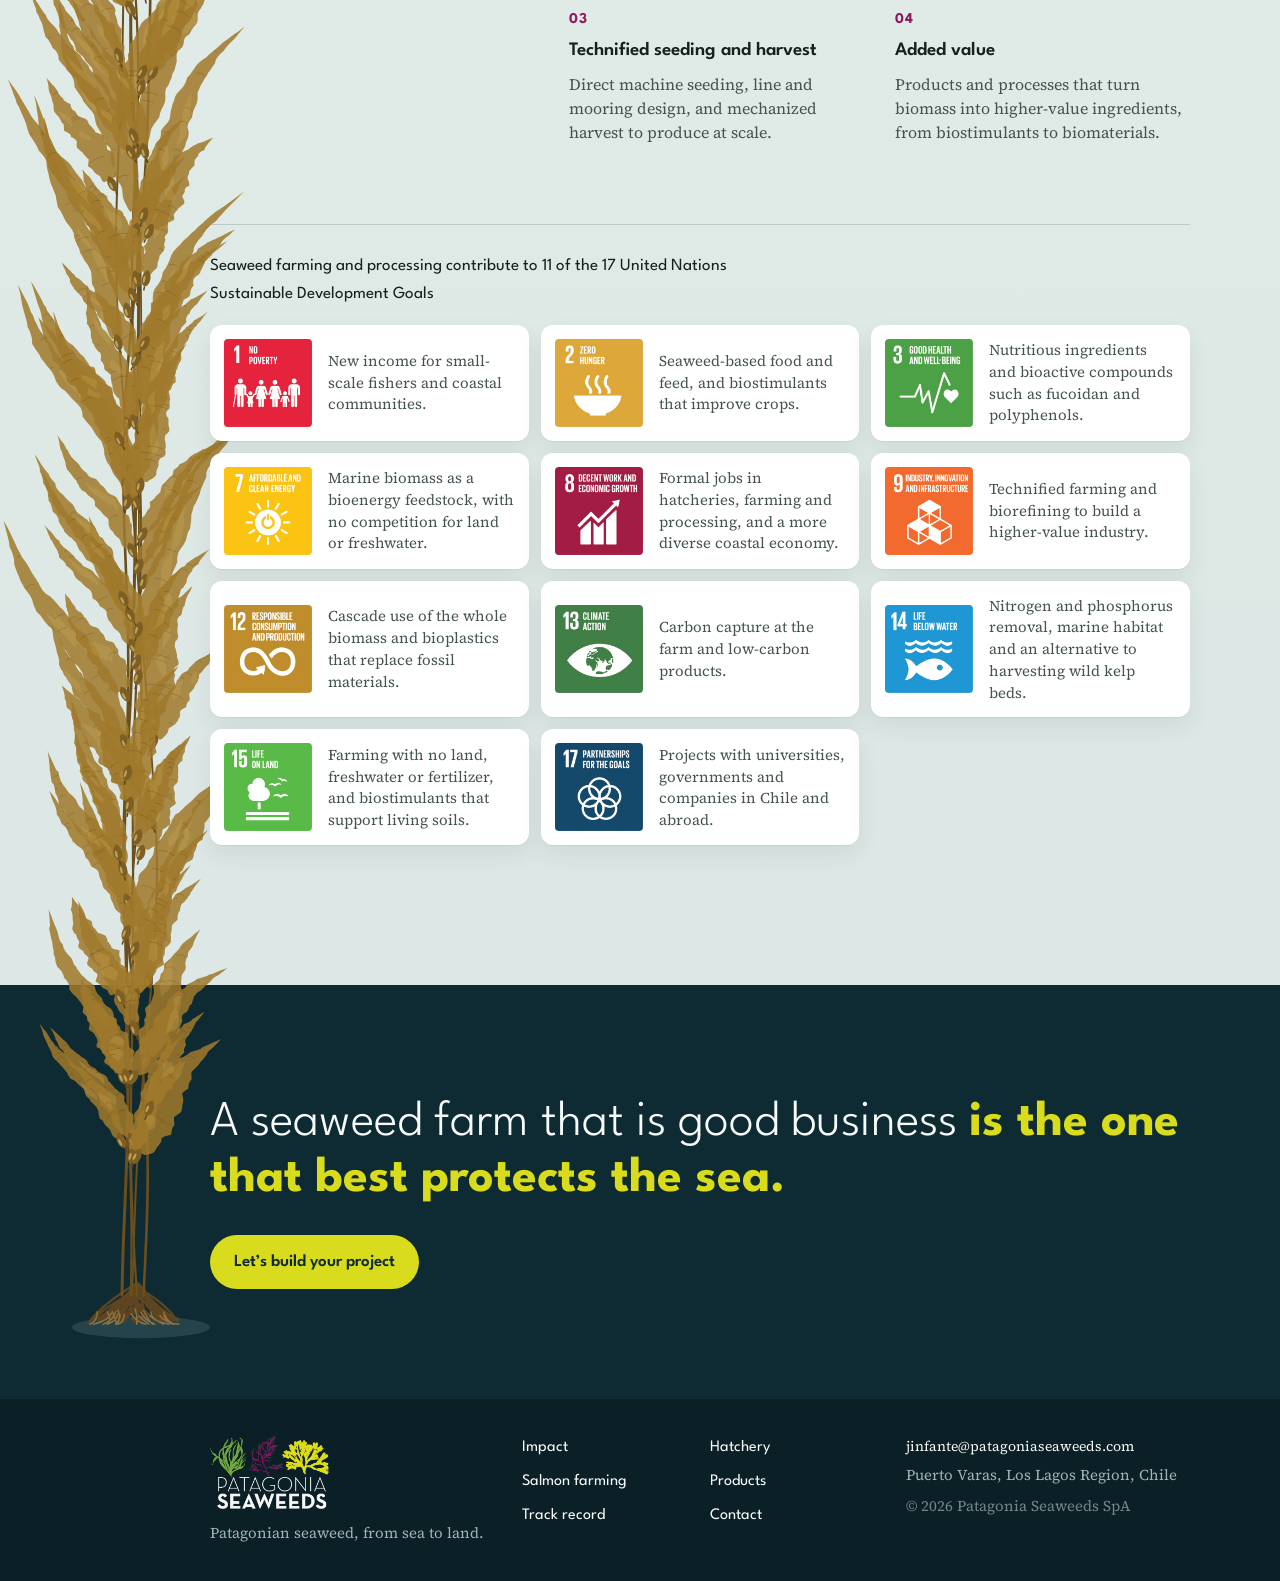
<file: en/impact/index.html>
<!DOCTYPE html>

<html lang="en"><head>
<meta charset="utf-8"/>
<meta content="width=device-width, initial-scale=1.0" name="viewport"/>
<title>Impact: Regenerative Seaweed Farming | Patagonia Seaweeds</title>
<meta content="Why farm seaweed in Chile: environmental, coastal and economic regeneration, the gaps in kelp farming and its contribution to the Sustainable Development Goals." name="description"/>
<link href="https://www.patagoniaseaweeds.com/en/impact/" rel="canonical"/>
<link href="https://www.patagoniaseaweeds.com/impacto/" hreflang="es" rel="alternate"/>
<link href="https://www.patagoniaseaweeds.com/en/impact/" hreflang="en" rel="alternate"/>
<link href="https://www.patagoniaseaweeds.com/impacto/" hreflang="x-default" rel="alternate"/>
<meta content="index, follow, max-image-preview:large, max-snippet:-1" name="robots"/>
<meta content="#0E2A33" name="theme-color"/>
<meta content="website" property="og:type"/>
<meta content="Patagonia Seaweeds" property="og:site_name"/>
<meta content="en_US" property="og:locale"/>
<meta content="es_CL" property="og:locale:alternate"/>
<meta content="https://www.patagoniaseaweeds.com/en/impact/" property="og:url"/>
<meta content="Impact: Regenerative Seaweed Farming | Patagonia Seaweeds" property="og:title"/>
<meta content="Why farm seaweed in Chile: environmental, coastal and economic regeneration, the gaps in kelp farming and its contribution to the Sustainable Development Goals." property="og:description"/>
<meta content="https://www.patagoniaseaweeds.com/images/og.jpg" property="og:image"/>
<meta content="summary_large_image" name="twitter:card"/>
<link href="/favicon.ico" rel="icon" sizes="any"/>
<link href="/favicon-48.png" rel="icon" sizes="48x48" type="image/png"/>
<link href="/favicon-96.png" rel="icon" sizes="96x96" type="image/png"/>
<link href="/favicon-192.png" rel="icon" sizes="192x192" type="image/png"/>
<link href="/favicon.png" rel="apple-touch-icon" sizes="180x180"/>
<script type="application/ld+json">
  {
  "@context": "https://schema.org",
  "@graph": [
    {
      "@type": "WebPage",
      "@id": "https://www.patagoniaseaweeds.com/en/impact/#page",
      "url": "https://www.patagoniaseaweeds.com/en/impact/",
      "name": "Impact: Regenerative Seaweed Farming | Patagonia Seaweeds",
      "description": "Why farm seaweed in Chile: environmental, coastal and economic regeneration, the gaps in kelp farming and its contribution to the Sustainable Development Goals.",
      "inLanguage": "en",
      "isPartOf": {
        "@id": "https://www.patagoniaseaweeds.com/#web"
      },
      "about": {
        "@id": "https://www.patagoniaseaweeds.com/#org"
      }
    },
    {
      "@type": "BreadcrumbList",
      "itemListElement": [
        {
          "@type": "ListItem",
          "position": 1,
          "name": "Home",
          "item": "https://www.patagoniaseaweeds.com/en/"
        },
        {
          "@type": "ListItem",
          "position": 2,
          "name": "Impact: Regenerative Seaweed Farming",
          "item": "https://www.patagoniaseaweeds.com/en/impact/"
        }
      ]
    }
  ]
}
  </script>
<link href="https://fonts.googleapis.com" rel="preconnect"/>
<link crossorigin="" href="https://fonts.gstatic.com" rel="preconnect"/>
<link href="https://fonts.googleapis.com/css2?family=League+Spartan:wght@200;300;600;700;800&amp;family=Source+Serif+4:ital,opsz,wght@0,8..60,400;0,8..60,600;1,8..60,400&amp;display=swap" rel="stylesheet"/>
<link href="/css/style.css?v=202611200856" rel="stylesheet"/>
</head><body><a class="skip" data-i18n="skip" href="#main">Skip to content</a><header class="nav" id="nav">
<div class="nav-inner">
<a aria-label="Patagonia Seaweeds, home" class="brand" href="/en/">
<img alt="Patagonia Seaweeds" class="logo-dark" height="48" src="/images/logo-color.png" width="78"/>
<img alt="" class="logo-light" height="48" src="/images/logo-claro.png" width="78"/>
</a>
<nav aria-label="Main" class="nav-links" id="navlinks">
      <a aria-current="page" data-i18n="nav8" href="/en/impact/">Impact</a>
      <a data-i18n="nav2" href="/en/hatchery/">Hatchery</a>
      <a data-i18n="nav6" href="/en/salmon-farming/">Salmon farming</a>
      <a data-i18n="nav7" href="/en/products/">Products</a>
      <a data-i18n="nav4" href="/en/track-record/">Track record</a>
      <a data-i18n="nav5" href="/en/contact/">Contact</a>
    </nav>
<div aria-label="Idioma / Language" class="lang" role="group">
<a href="/impacto/" hreflang="es" lang="es">ES</a>
<a aria-current="true" href="/en/impact/" hreflang="en" lang="en">EN</a>
</div>
<button aria-controls="navlinks" aria-expanded="false" aria-label="Menu" class="burger" id="burger"><span></span><span></span><span></span></button>
</div>
</header><main id="main"><svg aria-hidden="true" class="kelp-lane" id="kelpLane"></svg><section class="hero hero-sub" data-depth="0" id="top" style="--next:#E4EEE7">
<div class="wrap hero-copy"><p class="crumb"><a data-i18n="crumb_home" href="/en/">Home</a> <span aria-hidden="true">/</span> <span data-i18n="nav8">Impact</span></p><h1 class="rise" data-i18n="ph_impacto">Impact</h1><p class="lead rise d1" data-i18n="pl_impacto">A well-run seaweed farm regenerates the sea, energizes the coast and builds a new industry.</p></div>
<div aria-hidden="true" class="sea">
<svg preserveaspectratio="xMidYMin slice" viewbox="0 0 1440 380">
<defs>
<lineargradient id="water" x1="0" x2="0" y1="0" y2="1">
<stop offset="0" stop-color="#5E8F93"></stop>
<stop offset=".5" stop-color="#1F4A53"></stop>
<stop offset="1" stop-color="#EEF4F3" stop-opacity="0"></stop>
</lineargradient>
<lineargradient id="fade" x1="0" x2="0" y1="0" y2="1">
<stop offset="0" stop-color="#2C5B63" stop-opacity="0"></stop>
<stop offset="1" stop-color="#EEF4F3"></stop>
</lineargradient>
</defs>
<rect fill="url(#water)" height="380" width="1440" x="0" y="0"></rect>
<g id="canopy" opacity=".5"></g>
<rect fill="url(#fade)" height="130" width="1440" x="0" y="250"></rect>
</svg>
</div>
</section><section class="band-glacial" data-depth="6" id="impacto">
<div class="wrap">
<div class="intro">
<h2 data-i18n="ip_h">Farming seaweed regenerates the sea and the coast</h2>
<p class="lead" data-i18n="ip_p">Chile is one of the world’s largest seaweed producers, but almost all of its harvest comes from natural beds: variable quality, little traceability and pressure on the ecosystem. Farming is how to grow without depleting the beds, and Chile already has the know-how to do it.</p>
</div>
<ul class="pillars">
<li><span class="pl-ic"><svg aria-hidden="true" viewbox="0 0 40 40"><g fill="none" stroke="currentColor" stroke-linecap="round" stroke-linejoin="round" stroke-width="2.4"><path d="M20 34 V16"></path><path d="M20 22 C 12 22, 9 16, 9 10 C 16 10, 20 14, 20 22z M20 18 C 27 18, 31 13, 31 7 C 24 7, 20 11, 20 18z"></path><path d="M5 32 q4 -3 8 0 t8 0 t8 0 t8 0"></path></g></svg></span><h3 data-i18n="pl1_h">Environmental regeneration</h3><p data-i18n="pl1_p">A seaweed farm captures carbon, takes up nitrogen and phosphorus from the water and offers shelter and food to fish, invertebrates and seabirds. It needs no freshwater, fertilizer or arable land.</p></li>
<li><span class="pl-ic"><svg aria-hidden="true" viewbox="0 0 40 40"><g fill="none" stroke="currentColor" stroke-linecap="round" stroke-linejoin="round" stroke-width="2.4"><circle cx="14" cy="12" r="4"></circle><circle cx="27" cy="12" r="4"></circle><path d="M6 27 c0 -5 4 -8 8 -8 s8 3 8 8 M19 27 c0 -5 4 -8 8 -8 s8 3 8 8"></path><path d="M4 33 q4 -3 8 0 t8 0 t8 0 t8 0"></path></g></svg></span><h3 data-i18n="pl2_h">Coastal regeneration</h3><p data-i18n="pl2_p">It gives small-scale fishers and coastal communities an alternative to wild harvesting, with training, quality seed and formal work at sea.</p></li>
<li><span class="pl-ic"><svg aria-hidden="true" viewbox="0 0 40 40"><g fill="none" stroke="currentColor" stroke-linecap="round" stroke-linejoin="round" stroke-width="2.4"><path d="M6 33 H35"></path><path d="M9 33 V24 M16 33 V18 M23 33 V21 M30 33 V12"></path><path d="M8 18 L16 11 L23 15 L32 6 M27 6 h5 v5"></path></g></svg></span><h3 data-i18n="pl3_h">Economic regeneration</h3><p data-i18n="pl3_p">Farmed seaweed comes with a known origin and consistent quality, which opens markets that pay more than for wild-harvested seaweed and diversifies the coastal economy.</p></li>
</ul>
<div class="gaps">
<div class="gaps-head">
<h3 data-i18n="gp_h">The gaps we help close</h3>
<p data-i18n="gp_p">Kelp farming in Chile is still mostly at pilot scale. Closing these gaps is what turns pilots into an industry.</p>
</div>
<ol class="gap-list">
<li><span class="gp-n">01</span><h4 data-i18n="gp1_h">Standardized seed</h4><p data-i18n="gp1_p">Hatcheries with repeatable protocols, so that yield at sea does not depend on chance.</p></li>
<li><span class="gp-n">02</span><h4 data-i18n="gp2_h">Climate change adaptation</h4><p data-i18n="gp2_p">Gametophyte banks and selection of local strains to conserve genetic diversity and face warmer seas.</p></li>
<li><span class="gp-n">03</span><h4 data-i18n="gp3_h">Technified seeding and harvest</h4><p data-i18n="gp3_p">Direct machine seeding, line and mooring design, and mechanized harvest to produce at scale.</p></li>
<li><span class="gp-n">04</span><h4 data-i18n="gp4_h">Added value</h4><p data-i18n="gp4_p">Products and processes that turn biomass into higher-value ingredients, from biostimulants to biomaterials.</p></li>
</ol>
</div>
<div class="sdg">
<p class="sdg-t" data-i18n="ods_t">Seaweed farming and processing contribute to 11 of the 17 United Nations Sustainable Development Goals</p>
<ul class="sdg-grid">
<li style="--c:#E5243B"><img alt="SDG 1: No poverty" class="sdg-ic" data-ods="1" height="88" loading="lazy" src="/images/ods/en-01.jpg" width="88"/><div><strong data-i18n="ods1">No poverty</strong><span data-i18n="odsd1">New income for small-scale fishers and coastal communities.</span></div></li>
<li style="--c:#DDA63A"><img alt="SDG 2: Zero hunger" class="sdg-ic" data-ods="2" height="88" loading="lazy" src="/images/ods/en-02.jpg" width="88"/><div><strong data-i18n="ods2">Zero hunger</strong><span data-i18n="odsd2">Seaweed-based food and feed, and biostimulants that improve crops.</span></div></li>
<li style="--c:#4C9F38"><img alt="SDG 3: Good health and well-being" class="sdg-ic" data-ods="3" height="88" loading="lazy" src="/images/ods/en-03.jpg" width="88"/><div><strong data-i18n="ods3">Good health and well-being</strong><span data-i18n="odsd3">Nutritious ingredients and bioactive compounds such as fucoidan and polyphenols.</span></div></li>
<li style="--c:#FCC30B"><img alt="SDG 7: Affordable and clean energy" class="sdg-ic" data-ods="7" height="88" loading="lazy" src="/images/ods/en-07.jpg" width="88"/><div><strong data-i18n="ods7">Affordable and clean energy</strong><span data-i18n="odsd7">Marine biomass as a bioenergy feedstock, with no competition for land or freshwater.</span></div></li>
<li style="--c:#A21942"><img alt="SDG 8: Decent work and economic growth" class="sdg-ic" data-ods="8" height="88" loading="lazy" src="/images/ods/en-08.jpg" width="88"/><div><strong data-i18n="ods8">Decent work and economic growth</strong><span data-i18n="odsd8">Formal jobs in hatcheries, farming and processing, and a more diverse coastal economy.</span></div></li>
<li style="--c:#FD6925"><img alt="SDG 9: Industry, innovation and infrastructure" class="sdg-ic" data-ods="9" height="88" loading="lazy" src="/images/ods/en-09.jpg" width="88"/><div><strong data-i18n="ods9">Industry, innovation and infrastructure</strong><span data-i18n="odsd9">Technified farming and biorefining to build a higher-value industry.</span></div></li>
<li style="--c:#BF8B2E"><img alt="SDG 12: Responsible consumption and production" class="sdg-ic" data-ods="12" height="88" loading="lazy" src="/images/ods/en-12.jpg" width="88"/><div><strong data-i18n="ods12">Responsible consumption and production</strong><span data-i18n="odsd12">Cascade use of the whole biomass and bioplastics that replace fossil materials.</span></div></li>
<li style="--c:#3F7E44"><img alt="SDG 13: Climate action" class="sdg-ic" data-ods="13" height="88" loading="lazy" src="/images/ods/en-13.jpg" width="88"/><div><strong data-i18n="ods13">Climate action</strong><span data-i18n="odsd13">Carbon capture at the farm and low-carbon products.</span></div></li>
<li style="--c:#0A97D9"><img alt="SDG 14: Life below water" class="sdg-ic" data-ods="14" height="88" loading="lazy" src="/images/ods/en-14.jpg" width="88"/><div><strong data-i18n="ods14">Life below water</strong><span data-i18n="odsd14">Nitrogen and phosphorus removal, marine habitat and an alternative to harvesting wild kelp beds.</span></div></li>
<li style="--c:#56C02B"><img alt="SDG 15: Life on land" class="sdg-ic" data-ods="15" height="88" loading="lazy" src="/images/ods/en-15.jpg" width="88"/><div><strong data-i18n="ods15">Life on land</strong><span data-i18n="odsd15">Farming with no land, freshwater or fertilizer, and biostimulants that support living soils.</span></div></li>
<li style="--c:#19486A"><img alt="SDG 17: Partnerships for the goals" class="sdg-ic" data-ods="17" height="88" loading="lazy" src="/images/ods/en-17.jpg" width="88"/><div><strong data-i18n="ods17">Partnerships for the goals</strong><span data-i18n="odsd17">Projects with universities, governments and companies in Chile and abroad.</span></div></li>
</ul>
</div>
</div>
</section><section class="band-fjord cta-band" data-depth="34" id="cta"><div class="wrap">
<p class="cb-t"><span data-i18n="mf_a">A seaweed farm that is good business</span> <strong data-i18n="mf_b">is the one that best protects the sea.</strong></p>
<a class="btn btn-fucus" data-i18n="mf_cta" href="/en/contact/">Let’s build your project</a>
</div></section></main><footer><div class="wrap foot">
<div class="foot-brand"><img alt="Patagonia Seaweeds" height="74" src="/images/logo-claro.png" style="width:120px;height:auto" width="120"/>
<p data-i18n="ft_tag">Patagonian seaweed, from sea to land.</p></div>
<nav aria-label="Site" class="foot-nav">
<a data-i18n="nav8" href="/en/impact/">Impact</a><a data-i18n="nav2" href="/en/hatchery/">Hatchery</a><a data-i18n="nav6" href="/en/salmon-farming/">Salmon farming</a>
<a data-i18n="nav7" href="/en/products/">Products</a><a data-i18n="nav4" href="/en/track-record/">Track record</a><a data-i18n="nav5" href="/en/contact/">Contact</a>
</nav>
<div class="foot-ct"><a href="mailto:jinfante@patagoniaseaweeds.com">jinfante@patagoniaseaweeds.com</a>
<p data-i18n="ft_loc">Puerto Varas, Los Lagos Region, Chile</p>
<p class="foot-c">© <span id="yr">2026</span> Patagonia Seaweeds SpA</p></div>
</div></footer><div aria-controls="depthTip" aria-expanded="false" class="depth" id="depth" role="button" tabindex="0"><span data-i18n="depth">Depth</span><strong><span class="dv"><span id="depthVal">0</span><em>m</em></span><svg class="diver" height="28" viewbox="0 0 26 44" width="17">
<g transform="translate(13 22) rotate(-64) translate(-23 -14)">
<g class="fin fin-a"><path d="M33 11.6 L44 6.5 L45.5 9.5 L35 13z" fill="#D9DC1C"></path></g>
<g class="fin fin-b"><path d="M33 15.4 L44 20.5 L42.5 23.3 L32.6 17.6z" fill="#D9DC1C"></path></g>
<path d="M24 12.2 L34 11.4 M24 15.6 L34 16.2" stroke="#9FB6B5" stroke-linecap="round" stroke-width="4"></path>
<path d="M24 12.2 L34 11.4 M24 15.6 L34 16.2" stroke="#0B1112" stroke-linecap="round" stroke-width="2.8"></path>
<rect fill="#E8C21C" height="4" rx="2" stroke="#0B1112" stroke-width=".5" width="11" x="12.5" y="7"></rect>
<path d="M10.5 13.9 C 10.5 10.6, 13 10.4, 18 10.6 L 25 11.4 C 26.6 11.6, 26.6 16.4, 25 16.6 L 18 17.3 C 13 17.5, 10.5 17.2, 10.5 13.9z" fill="#0B1112" stroke="#9FB6B5" stroke-width=".7"></path>
<path d="M21.6 10.6 L 21.6 17.2" stroke="#8C979B" stroke-width="2.4"></path>
<path d="M12 16 L 4.5 18.5" stroke="#9FB6B5" stroke-linecap="round" stroke-width="3.4"></path>
<path d="M12 16 L 4.5 18.5" stroke="#0B1112" stroke-linecap="round" stroke-width="2.2"></path>
<circle cx="7.6" cy="13.6" fill="#0B1112" r="3.3" stroke="#9FB6B5" stroke-width=".7"></circle>
<rect fill="#CFE3E8" height="2.8" rx=".9" width="3" x="4.1" y="11.8"></rect>
</g>
<g class="bub" fill="none" stroke="#CFE3E8" stroke-width=".9"><circle cx="2.6" cy="36.5" r="1.6"></circle><circle cx="2" cy="36.5" r="1.1"></circle><circle cx="3" cy="36.5" r="1.3"></circle><circle cx="2.2" cy="36.5" r=".9"></circle><circle cx="2.8" cy="36.5" r="1.4"></circle><circle cx="2.4" cy="36.5" r="1"></circle></g>
</svg></strong><div class="depth-tip" hidden="" id="depthTip"><p data-i18n="depth_tip">As you scroll down the page, the diver descends. At 5 meters it reaches the seaweed farming lines, and at 15 meters, a seaweed attached to the substrate.</p></div></div><script src="/js/kelp.js?v=202611200856"></script><script src="/js/main.js?v=202611200856"></script></body></html>
</file>
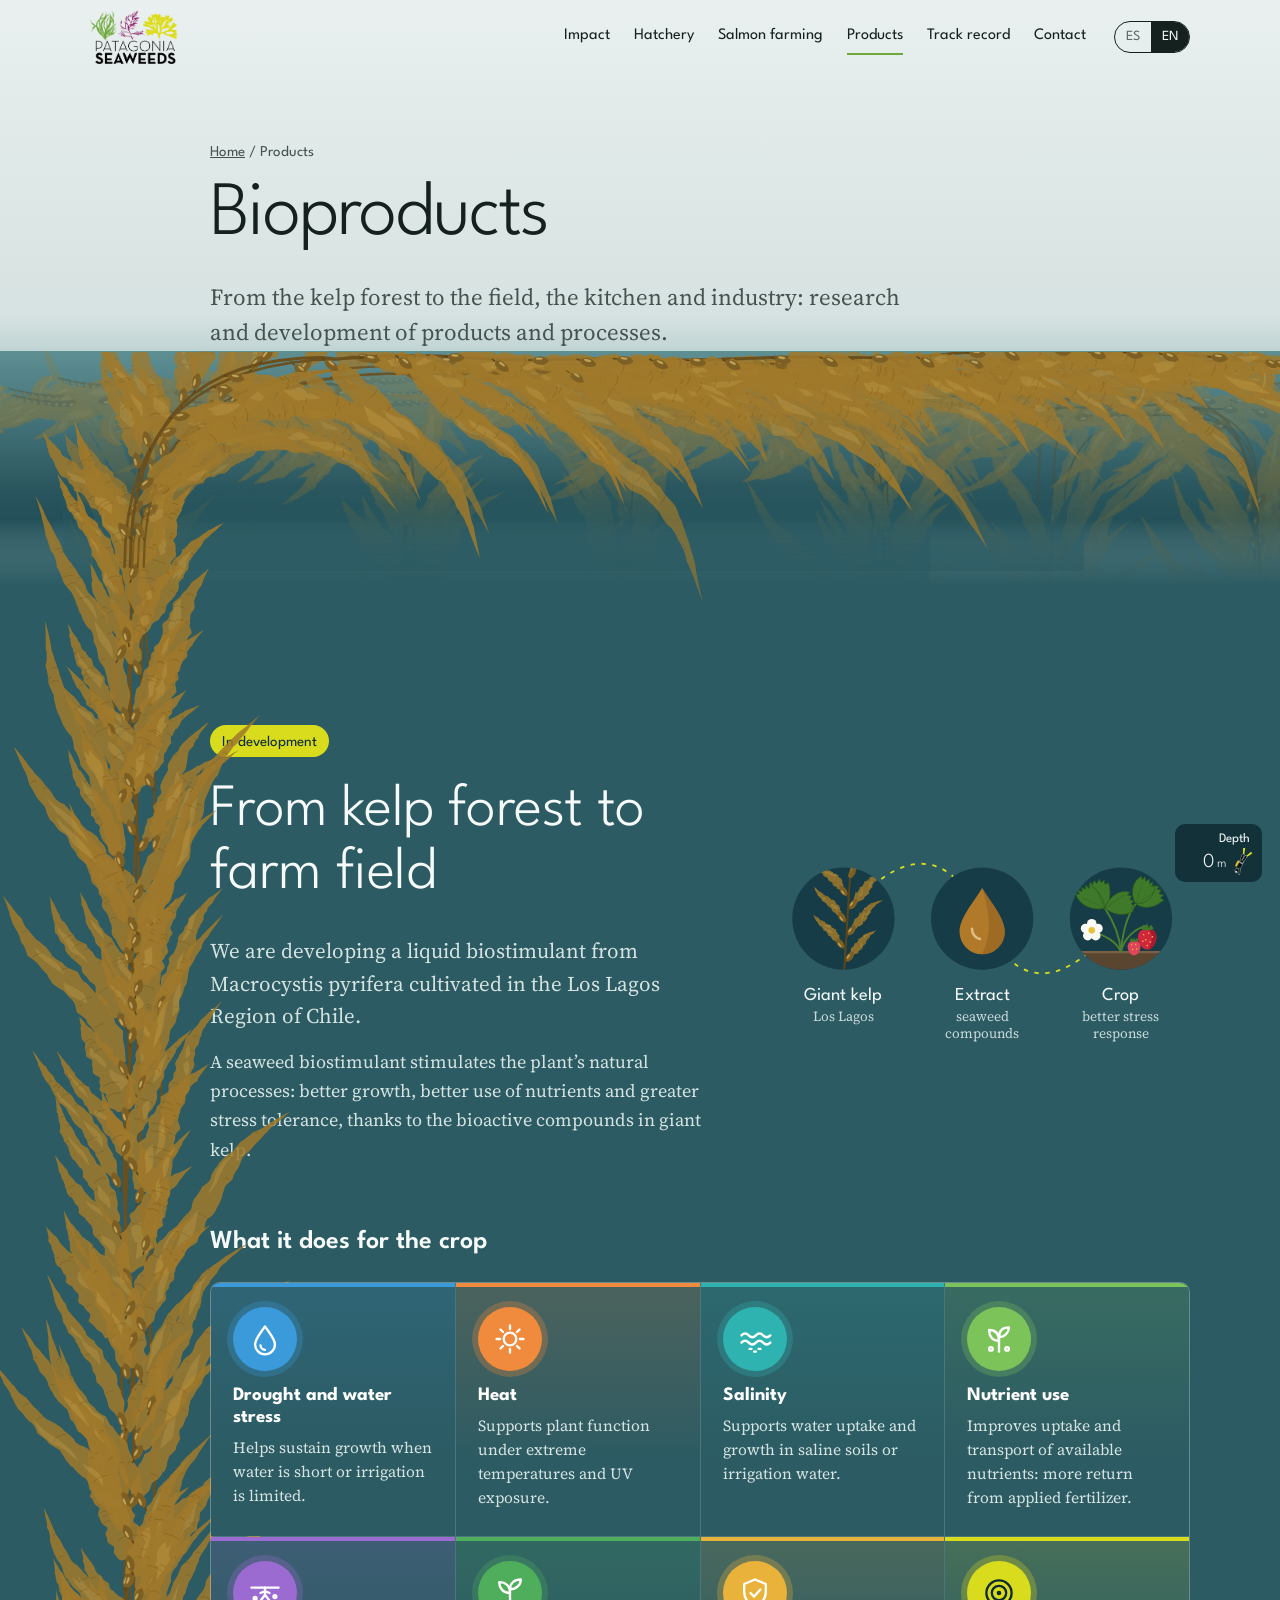
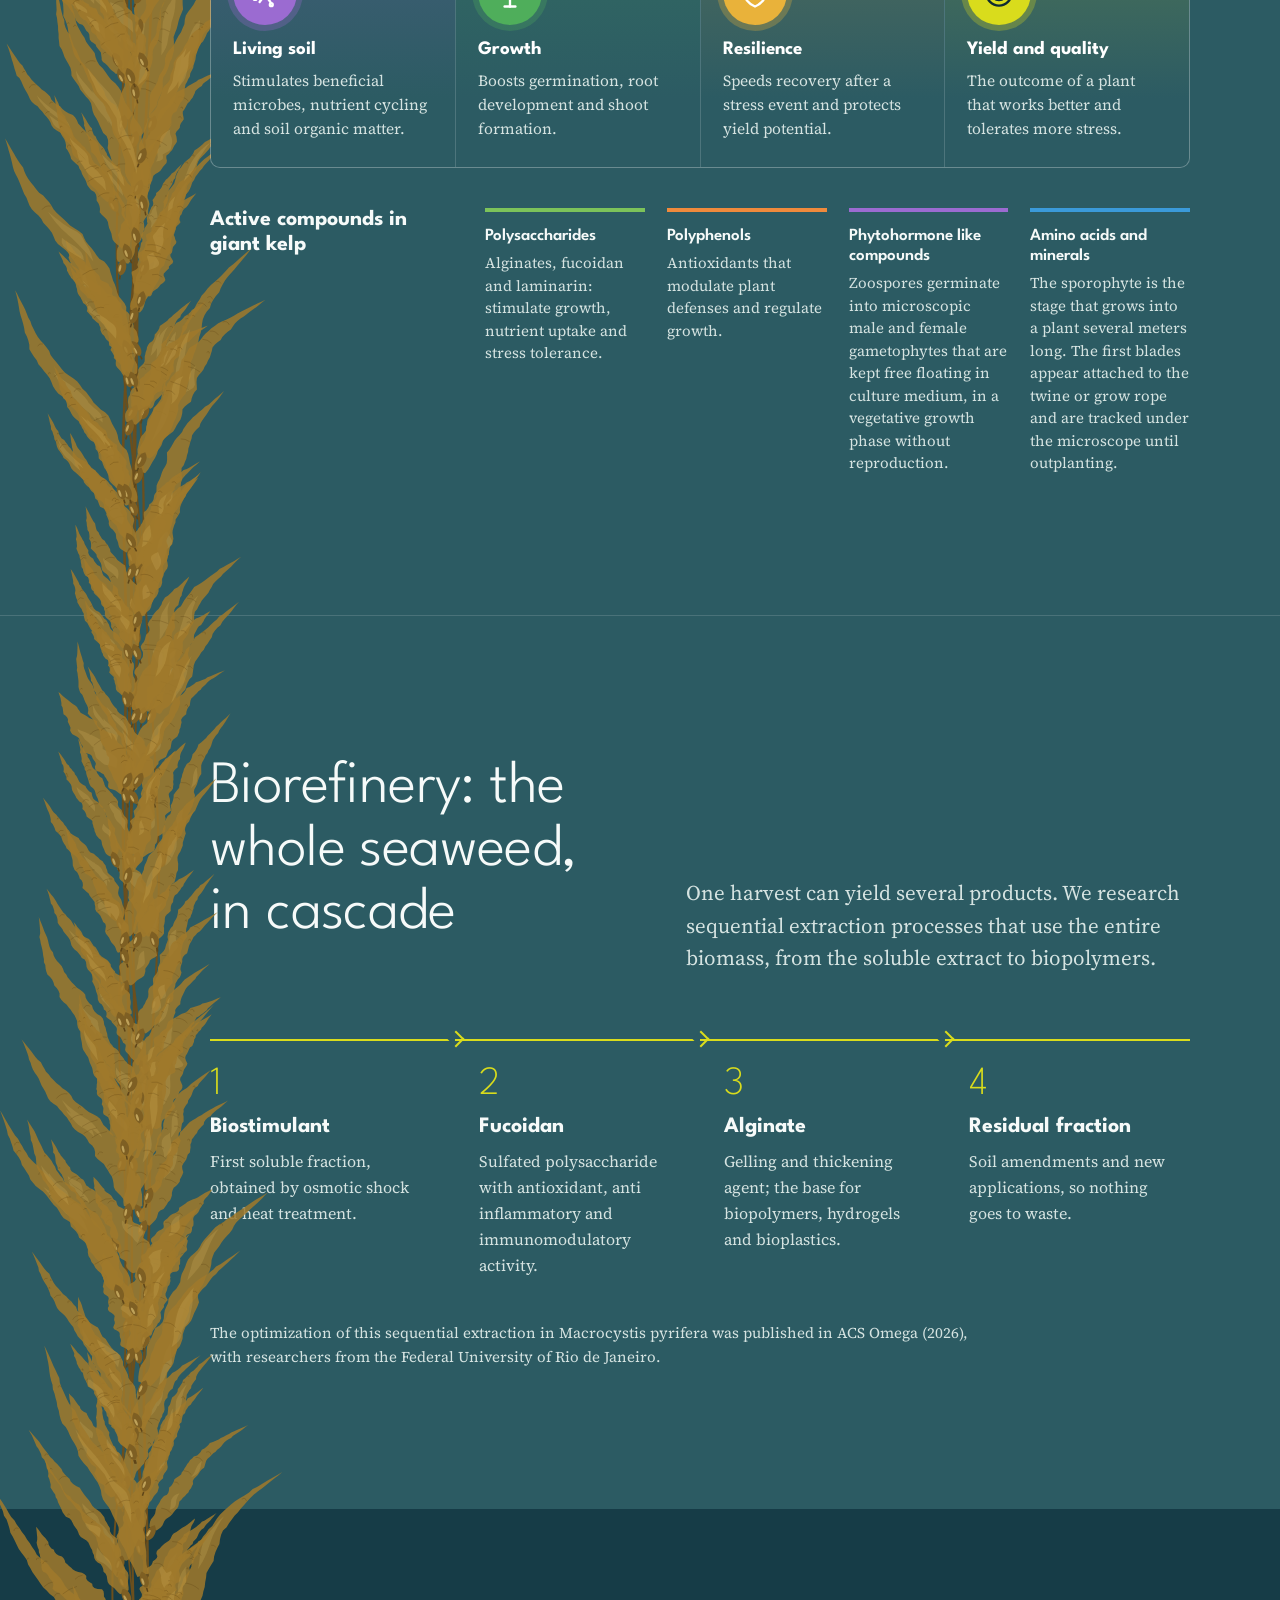
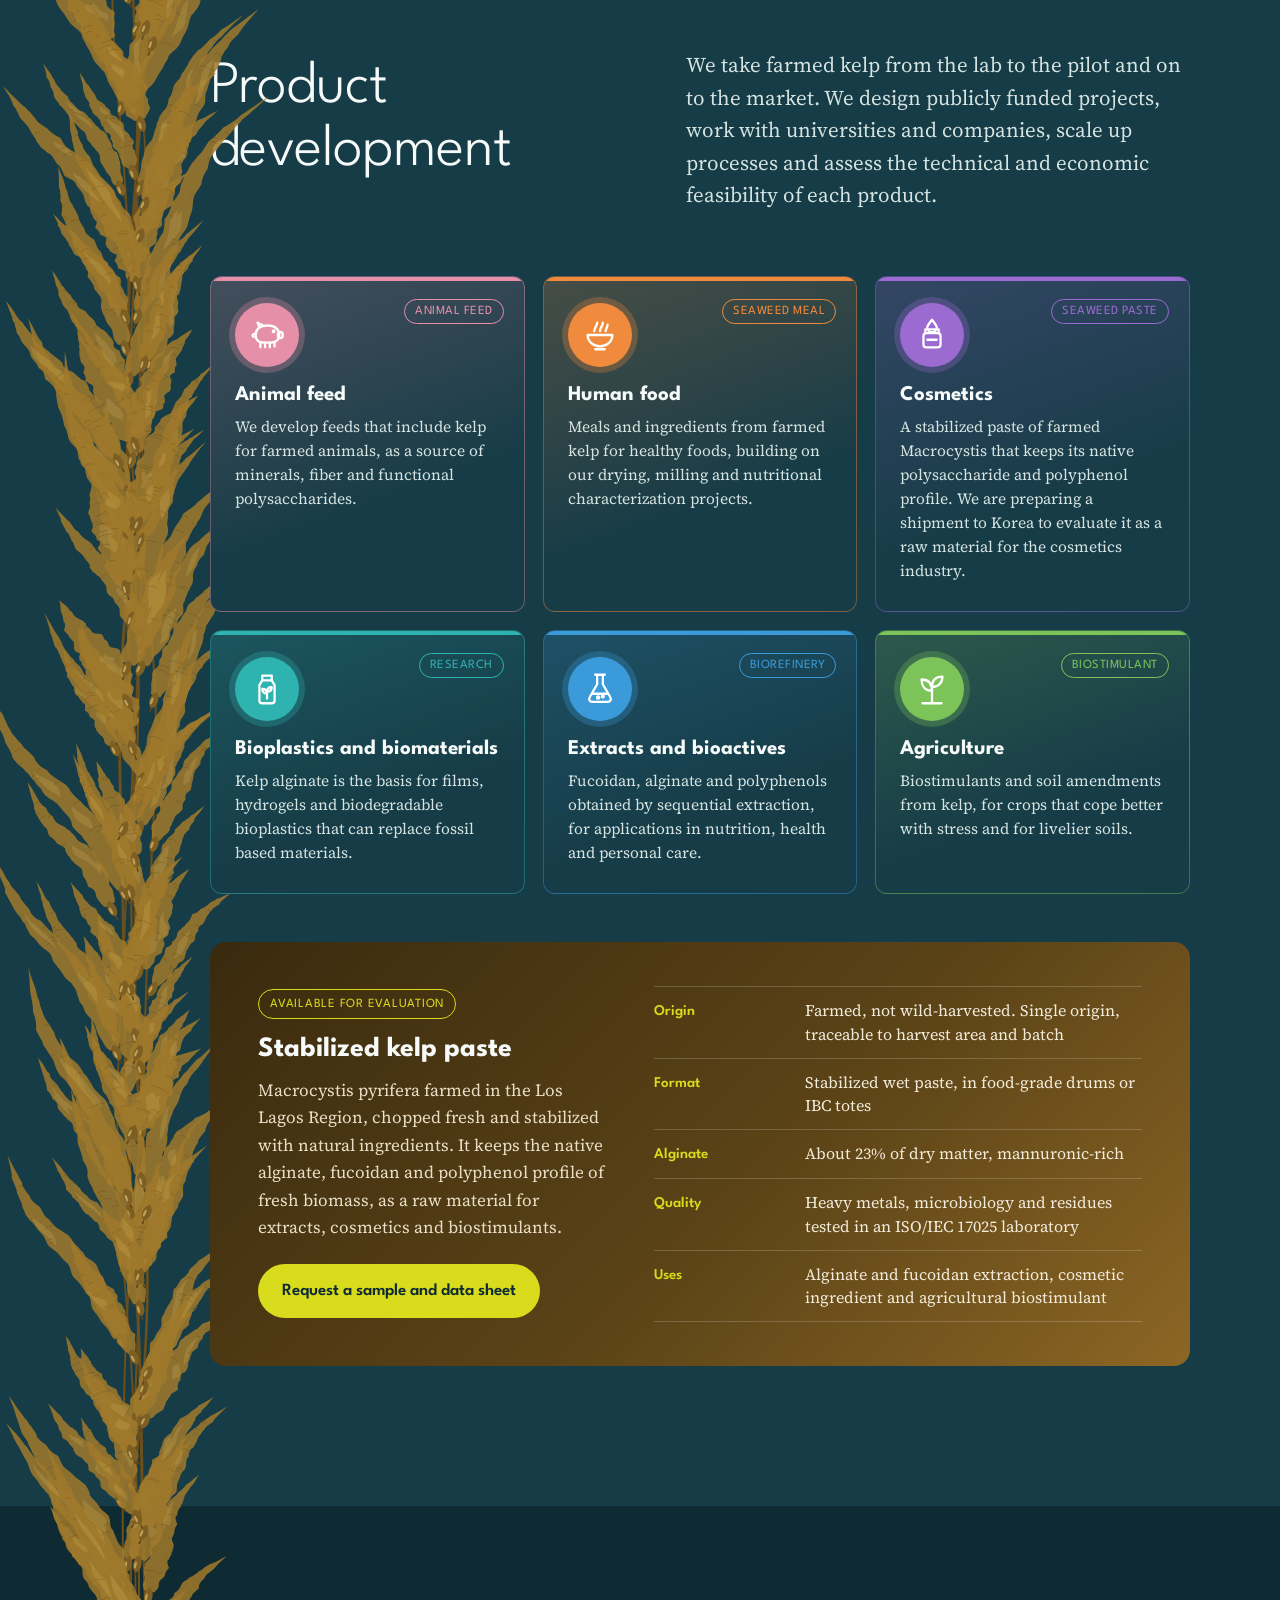
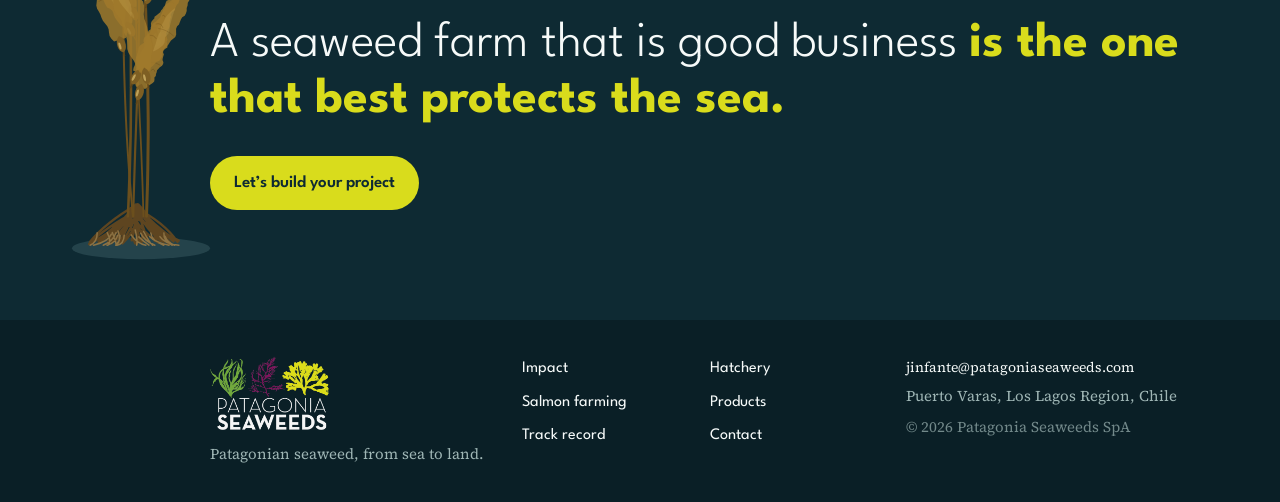
<file: en/products/index.html>
<!DOCTYPE html>

<html lang="en"><head>
<meta charset="utf-8"/>
<meta content="width=device-width, initial-scale=1.0" name="viewport"/>
<title>Biostimulants, Biorefinery and Seaweed Products | Patagonia Seaweeds</title>
<meta content="Kelp biostimulant, cascade biorefinery and product development: animal feed, human food, cosmetics, bioplastics and stabilized kelp paste." name="description"/>
<link href="https://www.patagoniaseaweeds.com/en/products/" rel="canonical"/>
<link href="https://www.patagoniaseaweeds.com/productos/" hreflang="es" rel="alternate"/>
<link href="https://www.patagoniaseaweeds.com/en/products/" hreflang="en" rel="alternate"/>
<link href="https://www.patagoniaseaweeds.com/productos/" hreflang="x-default" rel="alternate"/>
<meta content="index, follow, max-image-preview:large, max-snippet:-1" name="robots"/>
<meta content="#0E2A33" name="theme-color"/>
<meta content="website" property="og:type"/>
<meta content="Patagonia Seaweeds" property="og:site_name"/>
<meta content="en_US" property="og:locale"/>
<meta content="es_CL" property="og:locale:alternate"/>
<meta content="https://www.patagoniaseaweeds.com/en/products/" property="og:url"/>
<meta content="Biostimulants, Biorefinery and Seaweed Products | Patagonia Seaweeds" property="og:title"/>
<meta content="Kelp biostimulant, cascade biorefinery and product development: animal feed, human food, cosmetics, bioplastics and stabilized kelp paste." property="og:description"/>
<meta content="https://www.patagoniaseaweeds.com/images/og.jpg" property="og:image"/>
<meta content="summary_large_image" name="twitter:card"/>
<link href="/favicon.ico" rel="icon" sizes="any"/>
<link href="/favicon-48.png" rel="icon" sizes="48x48" type="image/png"/>
<link href="/favicon-96.png" rel="icon" sizes="96x96" type="image/png"/>
<link href="/favicon-192.png" rel="icon" sizes="192x192" type="image/png"/>
<link href="/favicon.png" rel="apple-touch-icon" sizes="180x180"/>
<script type="application/ld+json">
  {
  "@context": "https://schema.org",
  "@graph": [
    {
      "@type": "WebPage",
      "@id": "https://www.patagoniaseaweeds.com/en/products/#page",
      "url": "https://www.patagoniaseaweeds.com/en/products/",
      "name": "Biostimulants, Biorefinery and Seaweed Products | Patagonia Seaweeds",
      "description": "Kelp biostimulant, cascade biorefinery and product development: animal feed, human food, cosmetics, bioplastics and stabilized kelp paste.",
      "inLanguage": "en",
      "isPartOf": {
        "@id": "https://www.patagoniaseaweeds.com/#web"
      },
      "about": {
        "@id": "https://www.patagoniaseaweeds.com/#org"
      }
    },
    {
      "@type": "BreadcrumbList",
      "itemListElement": [
        {
          "@type": "ListItem",
          "position": 1,
          "name": "Home",
          "item": "https://www.patagoniaseaweeds.com/en/"
        },
        {
          "@type": "ListItem",
          "position": 2,
          "name": "Biostimulants, Biorefinery and Seaweed Products",
          "item": "https://www.patagoniaseaweeds.com/en/products/"
        }
      ]
    }
  ]
}
  </script>
<link href="https://fonts.googleapis.com" rel="preconnect"/>
<link crossorigin="" href="https://fonts.gstatic.com" rel="preconnect"/>
<link href="https://fonts.googleapis.com/css2?family=League+Spartan:wght@200;300;600;700;800&amp;family=Source+Serif+4:ital,opsz,wght@0,8..60,400;0,8..60,600;1,8..60,400&amp;display=swap" rel="stylesheet"/>
<link href="/css/style.css?v=202611200856" rel="stylesheet"/>
</head><body><a class="skip" data-i18n="skip" href="#main">Skip to content</a><header class="nav" id="nav">
<div class="nav-inner">
<a aria-label="Patagonia Seaweeds, home" class="brand" href="/en/">
<img alt="Patagonia Seaweeds" class="logo-dark" height="48" src="/images/logo-color.png" width="78"/>
<img alt="" class="logo-light" height="48" src="/images/logo-claro.png" width="78"/>
</a>
<nav aria-label="Main" class="nav-links" id="navlinks">
      <a data-i18n="nav8" href="/en/impact/">Impact</a>
      <a data-i18n="nav2" href="/en/hatchery/">Hatchery</a>
      <a data-i18n="nav6" href="/en/salmon-farming/">Salmon farming</a>
      <a aria-current="page" data-i18n="nav7" href="/en/products/">Products</a>
      <a data-i18n="nav4" href="/en/track-record/">Track record</a>
      <a data-i18n="nav5" href="/en/contact/">Contact</a>
    </nav>
<div aria-label="Idioma / Language" class="lang" role="group">
<a href="/productos/" hreflang="es" lang="es">ES</a>
<a aria-current="true" href="/en/products/" hreflang="en" lang="en">EN</a>
</div>
<button aria-controls="navlinks" aria-expanded="false" aria-label="Menu" class="burger" id="burger"><span></span><span></span><span></span></button>
</div>
</header><main id="main"><svg aria-hidden="true" class="kelp-lane" id="kelpLane"></svg><section class="hero hero-sub" data-depth="0" id="top" style="--next:#2C5B63">
<div class="wrap hero-copy"><p class="crumb"><a data-i18n="crumb_home" href="/en/">Home</a> <span aria-hidden="true">/</span> <span data-i18n="nav7">Products</span></p><h1 class="rise" data-i18n="ph_productos">Bioproducts</h1><p class="lead rise d1" data-i18n="pl_productos">From the kelp forest to the field, the kitchen and industry: research and development of products and processes.</p></div>
<div aria-hidden="true" class="sea">
<svg preserveaspectratio="xMidYMin slice" viewbox="0 0 1440 380">
<defs>
<lineargradient id="water" x1="0" x2="0" y1="0" y2="1">
<stop offset="0" stop-color="#5E8F93"></stop>
<stop offset=".5" stop-color="#1F4A53"></stop>
<stop offset="1" stop-color="#EEF4F3" stop-opacity="0"></stop>
</lineargradient>
<lineargradient id="fade" x1="0" x2="0" y1="0" y2="1">
<stop offset="0" stop-color="#2C5B63" stop-opacity="0"></stop>
<stop offset="1" stop-color="#EEF4F3"></stop>
</lineargradient>
</defs>
<rect fill="url(#water)" height="380" width="1440" x="0" y="0"></rect>
<g id="canopy" opacity=".5"></g>
<rect fill="url(#fade)" height="130" width="1440" x="0" y="250"></rect>
</svg>
</div>
</section><section class="band-mid" data-depth="17" id="bioestimulante">
<div class="wrap">
<div class="bio-grid">
<div>
<span class="tag" data-i18n="bio_tag">In development</span>
<h2 data-i18n="bio_h">From kelp forest to farm field</h2>
<p class="lead" data-i18n="bio_p1">We are developing a liquid biostimulant from Macrocystis pyrifera cultivated in the Los Lagos Region of Chile.</p>
<p data-i18n="bio_p2">A seaweed biostimulant stimulates the plant’s natural processes: better growth, better use of nutrients and greater stress tolerance, thanks to the bioactive compounds in giant kelp.</p>
</div>
<svg aria-label="Del huiro al extracto y del extracto a una planta de frutilla" class="flow" id="flow" role="img" viewbox="0 0 570 370">
<defs><clippath id="cKelp"><circle r="70"></circle></clippath><clippath id="cCrop"><circle r="70"></circle></clippath></defs>
<path class="path" d="M95 150 C 170 50, 240 50, 285 150 S 395 250, 475 150"></path>
<g transform="translate(95 150)">
<circle fill="#163C47" r="70"></circle>
<g clip-path="url(#cKelp)" id="flowKelp"></g>
</g>
<g transform="translate(285 150)">
<circle fill="#163C47" r="70"></circle>
<path d="M0 -42 C 15 -18, 31 0, 31 18 a 31 31 0 0 1 -62 0 C -31 0, -15 -18, 0 -42z" fill="#B07A2A"></path>
<path d="M0 -42 C 15 -18, 31 0, 31 18 a 31 31 0 0 1 -31 31 C 8 30, 16 10, 0 -42z" fill="#8E5F1E" opacity=".55"></path>
<path d="M-14 14 a 14 14 0 0 0 11 14" fill="none" opacity=".7" stroke="#F3D9A6" stroke-linecap="round" stroke-width="3.5"></path>
</g>
<g transform="translate(475 150)">
<circle fill="#163C47" r="70"></circle>
<g clip-path="url(#cCrop)">
<path d="M-70 46 H70 V70 H-70z" fill="#5A4630"></path>
<path d="M-70 46 H70" stroke="#7A6044" stroke-width="3"></path>
<g fill="none" stroke="#4E7F2F" stroke-linecap="round" stroke-width="2.6">
<path d="M0 46 C -2 20, -14 -2, -22 -14"></path><path d="M0 46 C 2 18, 10 -6, 20 -20"></path><path d="M0 46 C 4 26, 20 14, 34 10"></path><path d="M0 46 C -6 30, -26 22, -40 16"></path>
</g>
<g fill="#3F7A2B" stroke="#2C5A1E" stroke-width="1">
<path d="M-22 -14 c -16 -6 -26 -22 -20 -36 l 3 4 l 2 -6 l 4 4 l 3 -6 l 3 5 l 4 -4 l 1 6 l 5 -2 c 4 14 2 28 -5 35z"></path>
<path d="M-22 -14 c -20 4 -36 -6 -40 -20 l 5 1 l -2 -6 l 6 2 l -1 -6 l 5 3 l 1 -6 l 4 5 l 3 -4 c 12 8 18 20 19 31z"></path>
<path d="M-22 -14 c 6 -18 22 -26 34 -22 l -3 4 l 6 1 l -3 5 l 6 2 l -4 4 l 5 3 l -5 3 l 3 4 c -12 7 -26 6 -39 -4z"></path>
<path d="M20 -20 c 4 -18 18 -28 32 -24 l -3 4 l 6 1 l -3 5 l 6 2 l -4 4 l 5 3 l -5 3 c -10 8 -24 9 -34 2z"></path>
<path d="M20 -20 c -8 -16 -4 -32 8 -38 l 1 5 l 4 -4 l 1 6 l 5 -3 l 0 6 l 5 -2 l -2 6 l 5 0 c -2 14 -12 24 -27 24z"></path>
</g>
<g fill="none" opacity=".7" stroke="#2C5A1E" stroke-width=".8">
<path d="M-22 -14 L -36 -44 M-22 -14 L -52 -28 M-22 -14 L 4 -32 M20 -20 L 46 -36 M20 -20 L 30 -50"></path>
</g>
<g transform="translate(-40 16)">
<circle cx="0" cy="-9" fill="#FAFAF5" r="6.5"></circle><circle cx="8.5" cy="-2.5" fill="#FAFAF5" r="6.5"></circle><circle cx="5.5" cy="7.5" fill="#FAFAF5" r="6.5"></circle><circle cx="-5.5" cy="7.5" fill="#FAFAF5" r="6.5"></circle><circle cx="-8.5" cy="-2.5" fill="#FAFAF5" r="6.5"></circle>
<circle fill="#E7C33A" r="4.5"></circle>
</g>
<g transform="translate(36 22)">
<path d="M0 -8 C 14 -8, 16 6, 8 16 C 4 22, -4 22, -8 16 C -16 6, -14 -8, 0 -8z" fill="#D2263A"></path>
<path d="M0 -8 C 14 -8, 16 6, 8 16 C 6 19, 3 21, 1 21 C 8 10, 9 -2, 0 -8z" fill="#A81A2D"></path>
<g fill="#F4D35E"><circle cx="-5" cy="0" r="1"></circle><circle cx="2" cy="-2" r="1"></circle><circle cx="7" cy="3" r="1"></circle><circle cx="-2" cy="7" r="1"></circle><circle cx="4" cy="10" r="1"></circle><circle cx="-6" cy="9" r="1"></circle><circle cx="0" cy="15" r="1"></circle></g>
<path d="M-9 -8 l 4 -6 l 3 5 l 2 -7 l 2 7 l 3 -5 l 4 6 c -6 3 -12 3 -18 0z" fill="#3F7A2B"></path>
</g>
<g transform="translate(18 36) scale(.7)">
<path d="M0 -8 C 14 -8, 16 6, 8 16 C 4 22, -4 22, -8 16 C -16 6, -14 -8, 0 -8z" fill="#E0465A"></path>
<g fill="#F4D35E"><circle cx="-5" cy="0" r="1.2"></circle><circle cx="3" cy="-1" r="1.2"></circle><circle cx="5" cy="8" r="1.2"></circle><circle cx="-3" cy="9" r="1.2"></circle></g>
<path d="M-9 -8 l 4 -6 l 3 5 l 2 -7 l 2 7 l 3 -5 l 4 6 c -6 3 -12 3 -18 0z" fill="#3F7A2B"></path>
</g>
</g>
</g>
<text class="lbl" data-i18n="fl1" text-anchor="middle" x="95" y="262">Giant kelp</text>
<text class="sub" data-i18n="fl1s" text-anchor="middle" x="95" y="290">Los Lagos</text>
<text class="lbl" data-i18n="fl2" text-anchor="middle" x="285" y="262">Extract</text>
<text class="sub" data-i18n="fl2s" text-anchor="middle" x="285" y="290">seaweed</text>
<text class="sub" data-i18n="fl2t" text-anchor="middle" x="285" y="314">compounds</text>
<text class="lbl" data-i18n="fl3" text-anchor="middle" x="475" y="262">Crop</text>
<text class="sub" data-i18n="fl3s" text-anchor="middle" x="475" y="290">better stress</text>
<text class="sub" data-i18n="fl3t" text-anchor="middle" x="475" y="314">response</text>
</svg>
</div>
<div class="bx">
<h3 class="bx-title" data-i18n="bx_t">What it does for the crop</h3>
<ul class="bx-grid">
<li><span class="bx-ic"><svg aria-hidden="true" viewbox="0 0 40 40"><path d="M20 6 C 26 15, 31 20, 31 26 a 11 11 0 0 1 -22 0 C 9 20, 14 15, 20 6z" fill="none" stroke="currentColor" stroke-linecap="round" stroke-linejoin="round" stroke-width="2.2"></path><path d="M15 27 a 5 5 0 0 0 5 5" fill="none" stroke="currentColor" stroke-linecap="round" stroke-linejoin="round" stroke-width="2.2"></path></svg></span><h3 data-i18n="bx1_h">Drought and water stress</h3><p data-i18n="bx1_p">Helps sustain growth when water is short or irrigation is limited.</p></li>
<li><span class="bx-ic"><svg aria-hidden="true" viewbox="0 0 40 40"><circle cx="20" cy="20" fill="none" r="7" stroke="currentColor" stroke-linecap="round" stroke-linejoin="round" stroke-width="2.2"></circle><path d="M20 5v4M20 31v4M5 20h4M31 20h4M9.4 9.4l2.8 2.8M27.8 27.8l2.8 2.8M9.4 30.6l2.8-2.8M27.8 12.2l2.8-2.8" fill="none" stroke="currentColor" stroke-linecap="round" stroke-linejoin="round" stroke-width="2.2"></path></svg></span><h3 data-i18n="bx2_h">Heat</h3><p data-i18n="bx2_p">Supports plant function under extreme temperatures and UV exposure.</p></li>
<li><span class="bx-ic"><svg aria-hidden="true" viewbox="0 0 40 40"><path d="M5 16 q 4 -4 8 0 t 8 0 t 8 0 t 8 0 M5 24 q 4 -4 8 0 t 8 0 t 8 0 t 8 0" fill="none" stroke="currentColor" stroke-linecap="round" stroke-linejoin="round" stroke-width="2.2"></path><path d="M14 31h2M24 31h2M19 34h2" fill="none" stroke="currentColor" stroke-linecap="round" stroke-linejoin="round" stroke-width="2.2"></path></svg></span><h3 data-i18n="bx3_h">Salinity</h3><p data-i18n="bx3_p">Supports water uptake and growth in saline soils or irrigation water.</p></li>
<li><span class="bx-ic"><svg aria-hidden="true" viewbox="0 0 40 40"><path d="M20 34 V16" fill="none" stroke="currentColor" stroke-linecap="round" stroke-linejoin="round" stroke-width="2.2"></path><path d="M20 22 C 12 22, 9 16, 9 10 C 16 10, 20 14, 20 22z M20 18 C 26 18, 31 13, 31 7 C 24 7, 20 11, 20 18z" fill="none" stroke="currentColor" stroke-linecap="round" stroke-linejoin="round" stroke-width="2.2"></path><circle cx="11" cy="31" fill="none" r="2" stroke="currentColor" stroke-linecap="round" stroke-linejoin="round" stroke-width="2.2"></circle><circle cx="29" cy="31" fill="none" r="2" stroke="currentColor" stroke-linecap="round" stroke-linejoin="round" stroke-width="2.2"></circle></svg></span><h3 data-i18n="bx4_h">Nutrient use</h3><p data-i18n="bx4_p">Improves uptake and transport of available nutrients: more return from applied fertilizer.</p></li>
<li><span class="bx-ic"><svg aria-hidden="true" viewbox="0 0 40 40"><path d="M5 14 H35" fill="none" stroke="currentColor" stroke-linecap="round" stroke-linejoin="round" stroke-width="2.2"></path><path d="M20 14 v8 M20 22 l-6 8 M20 22 l6 8 M20 18 l-5 2 M20 18 l5 2" fill="none" stroke="currentColor" stroke-linecap="round" stroke-linejoin="round" stroke-width="2.2"></path><circle cx="9" cy="26" fill="none" r="1.6" stroke="currentColor" stroke-linecap="round" stroke-linejoin="round" stroke-width="2.2"></circle><circle cx="31" cy="24" fill="none" r="1.6" stroke="currentColor" stroke-linecap="round" stroke-linejoin="round" stroke-width="2.2"></circle><circle cx="27" cy="33" fill="none" r="1.6" stroke="currentColor" stroke-linecap="round" stroke-linejoin="round" stroke-width="2.2"></circle></svg></span><h3 data-i18n="bx5_h">Living soil</h3><p data-i18n="bx5_p">Stimulates beneficial microbes, nutrient cycling and soil organic matter.</p></li>
<li><span class="bx-ic"><svg aria-hidden="true" viewbox="0 0 40 40"><path d="M20 35 V14" fill="none" stroke="currentColor" stroke-linecap="round" stroke-linejoin="round" stroke-width="2.2"></path><path d="M20 20 C 12 20, 8 14, 8 8 C 15 8, 20 12, 20 20z M20 16 C 27 16, 32 11, 32 5 C 25 5, 20 9, 20 16z" fill="none" stroke="currentColor" stroke-linecap="round" stroke-linejoin="round" stroke-width="2.2"></path><path d="M14 35 h12" fill="none" stroke="currentColor" stroke-linecap="round" stroke-linejoin="round" stroke-width="2.2"></path></svg></span><h3 data-i18n="bx6_h">Growth</h3><p data-i18n="bx6_p">Boosts germination, root development and shoot formation.</p></li>
<li><span class="bx-ic"><svg aria-hidden="true" viewbox="0 0 40 40"><path d="M20 5 L32 10 V19 C 32 27, 27 32, 20 35 C 13 32, 8 27, 8 19 V10z" fill="none" stroke="currentColor" stroke-linecap="round" stroke-linejoin="round" stroke-width="2.2"></path><path d="M15 20 l4 4 l7 -8" fill="none" stroke="currentColor" stroke-linecap="round" stroke-linejoin="round" stroke-width="2.2"></path></svg></span><h3 data-i18n="bx7_h">Resilience</h3><p data-i18n="bx7_p">Speeds recovery after a stress event and protects yield potential.</p></li>
<li><span class="bx-ic"><svg aria-hidden="true" viewbox="0 0 40 40"><circle cx="20" cy="20" fill="none" r="14" stroke="currentColor" stroke-linecap="round" stroke-linejoin="round" stroke-width="2.2"></circle><circle cx="20" cy="20" fill="none" r="8" stroke="currentColor" stroke-linecap="round" stroke-linejoin="round" stroke-width="2.2"></circle><circle cx="20" cy="20" fill="currentColor" r="2.6"></circle></svg></span><h3 data-i18n="bx8_h">Yield and quality</h3><p data-i18n="bx8_p">The outcome of a plant that works better and tolerates more stress.</p></li>
</ul>
<div class="bx-comp">
<h3 data-i18n="cp_t">Active compounds in giant kelp</h3>
<ul>
<li><h4 data-i18n="cp1_h">Polysaccharides</h4><p data-i18n="cp1_p">Alginates, fucoidan and laminarin: stimulate growth, nutrient uptake and stress tolerance.</p></li>
<li><h4 data-i18n="cp2_h">Polyphenols</h4><p data-i18n="cp2_p">Antioxidants that modulate plant defenses and regulate growth.</p></li>
<li><h4 data-i18n="cp3_h">Phytohormone like compounds</h4><p data-i18n="cp3_p">Zoospores germinate into microscopic male and female gametophytes that are kept free floating in culture medium, in a vegetative growth phase without reproduction.</p></li>
<li><h4 data-i18n="cp4_h">Amino acids and minerals</h4><p data-i18n="cp4_p">The sporophyte is the stage that grows into a plant several meters long. The first blades appear attached to the twine or grow rope and are tracked under the microscope until outplanting.</p></li>
</ul>
</div>
</div>
</div>
</section><section class="band-mid band-line" data-depth="20" id="biorrefineria">
<div class="wrap">
<div class="intro">
<h2 data-i18n="br_h">Biorefinery: the whole seaweed, in cascade</h2>
<p class="lead" data-i18n="br_p">One harvest can yield several products. We research sequential extraction processes that use the entire biomass, from the soluble extract to biopolymers.</p>
</div>
<ol class="cascade">
<li><span class="cx-n">1</span><h3 data-i18n="cx1_h">Biostimulant</h3><p data-i18n="cx1_p">First soluble fraction, obtained by osmotic shock and heat treatment.</p></li>
<li><span class="cx-n">2</span><h3 data-i18n="cx2_h">Fucoidan</h3><p data-i18n="cx2_p">Sulfated polysaccharide with antioxidant, anti inflammatory and immunomodulatory activity.</p></li>
<li><span class="cx-n">3</span><h3 data-i18n="cx3_h">Alginate</h3><p data-i18n="cx3_p">Gelling and thickening agent; the base for biopolymers, hydrogels and bioplastics.</p></li>
<li><span class="cx-n">4</span><h3 data-i18n="cx4_h">Residual fraction</h3><p data-i18n="cx4_p">Soil amendments and new applications, so nothing goes to waste.</p></li>
</ol>
<p class="cascade-ref" data-i18n="br_ref">The optimization of this sequential extraction in Macrocystis pyrifera was published in ACS Omega (2026), with researchers from the Federal University of Rio de Janeiro.</p>
</div>
</section><section class="band-deep" data-depth="21" id="productos">
<div class="wrap">
<div class="intro">
<h2 data-i18n="pd_h">Product development</h2>
<p class="lead" data-i18n="pd_p">We take farmed kelp from the lab to the pilot and on to the market. We design publicly funded projects, work with universities and companies, scale up processes and assess the technical and economic feasibility of each product.</p>
</div>
<ul class="pd-grid">
<li><span class="pd-ic"><svg aria-hidden="true" viewbox="0 0 40 40"><g fill="none" stroke="currentColor" stroke-linecap="round" stroke-linejoin="round" stroke-width="2.4"><path d="M8 20 C 8 13, 14 10, 21 10 C 28 10, 33 14, 33 20 C 33 25, 29 28, 24 28 H 17 C 11 28, 8 25, 8 20z"></path><path d="M12 12 l-2 -5 l6 3"></path><ellipse cx="34" cy="20" rx="2.6" ry="3.4"></ellipse><path d="M13 28 v5 M18 28 v5 M23 28 v5 M28 27 v5"></path><circle cx="27" cy="16" fill="currentColor" r=".9"></circle><path d="M8 19 c -3 -1, -4 2, -2 3"></path></g></svg></span><span class="pd-tag" data-i18n="pd1_t">Animal feed</span><h3 data-i18n="pd1_h">Animal feed</h3><p data-i18n="pd1_p">We develop feeds that include kelp for farmed animals, as a source of minerals, fiber and functional polysaccharides.</p></li>
<li><span class="pd-ic"><svg aria-hidden="true" viewbox="0 0 40 40"><g fill="none" stroke="currentColor" stroke-linecap="round" stroke-linejoin="round" stroke-width="2.4"><path d="M7 20 H33 C 33 27, 27 32, 20 32 C 13 32, 7 27, 7 20z"></path><path d="M14 16 C 14 12, 17 11, 17 7 M20 16 C 20 12, 23 11, 23 7 M26 16 C 26 13, 28 12, 28 9"></path><path d="M15 35 h10"></path></g></svg></span><span class="pd-tag" data-i18n="pd2_t">Seaweed meal</span><h3 data-i18n="pd2_h">Human food</h3><p data-i18n="pd2_p">Meals and ingredients from farmed kelp for healthy foods, building on our drying, milling and nutritional characterization projects.</p></li>
<li><span class="pd-ic"><svg aria-hidden="true" viewbox="0 0 40 40"><g fill="none" stroke="currentColor" stroke-linecap="round" stroke-linejoin="round" stroke-width="2.4"><rect height="15" rx="3" width="18" x="11" y="18"></rect><path d="M13 18 v-4 h14 v4"></path><path d="M20 4 C 23 8, 25 10, 25 12 a 5 5 0 0 1 -10 0 C 15 10, 17 8, 20 4z"></path><path d="M15 25 h10"></path></g></svg></span><span class="pd-tag" data-i18n="pd3_t">Seaweed paste</span><h3 data-i18n="pd3_h">Cosmetics</h3><p data-i18n="pd3_p">A stabilized paste of farmed Macrocystis that keeps its native polysaccharide and polyphenol profile. We are preparing a shipment to Korea to evaluate it as a raw material for the cosmetics industry.</p></li>
<li><span class="pd-ic"><svg aria-hidden="true" viewbox="0 0 40 40"><g fill="none" stroke="currentColor" stroke-linecap="round" stroke-linejoin="round" stroke-width="2.4"><path d="M15 6 h10 v5 l3 5 v16 a 3 3 0 0 1 -3 3 h-10 a 3 3 0 0 1 -3 -3 v-16 l3 -5z"></path><path d="M15 11 h10"></path><path d="M20 30 V22 M20 25 c -4 0, -5 -3, -5 -5 c 3 0, 5 2, 5 5 M20 23 c 3 0, 5 -2, 5 -5 c -3 0, -5 2, -5 5"></path></g></svg></span><span class="pd-tag" data-i18n="pd4_t">Research</span><h3 data-i18n="pd4_h">Bioplastics and biomaterials</h3><p data-i18n="pd4_p">Kelp alginate is the basis for films, hydrogels and biodegradable bioplastics that can replace fossil based materials.</p></li>
<li><span class="pd-ic"><svg aria-hidden="true" viewbox="0 0 40 40"><g fill="none" stroke="currentColor" stroke-linecap="round" stroke-linejoin="round" stroke-width="2.4"><path d="M15 5 h10 M17 5 v10 l-8 14 a 3 3 0 0 0 2.6 4.5 h16.8 a 3 3 0 0 0 2.6 -4.5 l-8 -14 v-10"></path><path d="M12 25 h16"></path><circle cx="18" cy="29" fill="currentColor" r="1.2"></circle><circle cx="23" cy="28" fill="currentColor" r="1"></circle></g></svg></span><span class="pd-tag" data-i18n="pd5_t">Biorefinery</span><h3 data-i18n="pd5_h">Extracts and bioactives</h3><p data-i18n="pd5_p">Fucoidan, alginate and polyphenols obtained by sequential extraction, for applications in nutrition, health and personal care.</p></li>
<li><span class="pd-ic"><svg aria-hidden="true" viewbox="0 0 40 40"><g fill="none" stroke="currentColor" stroke-linecap="round" stroke-linejoin="round" stroke-width="2.4"><path d="M20 35 V16"></path><path d="M20 22 C 12 22, 9 16, 9 10 C 16 10, 20 14, 20 22z M20 18 C 27 18, 31 13, 31 7 C 24 7, 20 11, 20 18z"></path><path d="M10 35 h20"></path></g></svg></span><span class="pd-tag" data-i18n="pd6_t">Biostimulant</span><h3 data-i18n="pd6_h">Agriculture</h3><p data-i18n="pd6_p">Biostimulants and soil amendments from kelp, for crops that cope better with stress and for livelier soils.</p></li>
</ul>
<div class="spec">
<div class="spec-copy">
<span class="spec-tag" data-i18n="sp_tag">Available for evaluation</span>
<h3 data-i18n="sp_h">Stabilized kelp paste</h3>
<p data-i18n="sp_p">Macrocystis pyrifera farmed in the Los Lagos Region, chopped fresh and stabilized with natural ingredients. It keeps the native alginate, fucoidan and polyphenol profile of fresh biomass, as a raw material for extracts, cosmetics and biostimulants.</p>
<a class="btn btn-fucus" data-i18n="sp_cta" href="/en/contact/">Request a sample and data sheet</a>
</div>
<dl class="spec-list">
<div><dt data-i18n="sp1_k">Origin</dt><dd data-i18n="sp1_v">Farmed, not wild-harvested. Single origin, traceable to harvest area and batch</dd></div>
<div><dt data-i18n="sp2_k">Format</dt><dd data-i18n="sp2_v">Stabilized wet paste, in food-grade drums or IBC totes</dd></div>
<div><dt data-i18n="sp3_k">Alginate</dt><dd data-i18n="sp3_v">About 23% of dry matter, mannuronic-rich</dd></div>
<div><dt data-i18n="sp4_k">Quality</dt><dd data-i18n="sp4_v">Heavy metals, microbiology and residues tested in an ISO/IEC 17025 laboratory</dd></div>
<div><dt data-i18n="sp5_k">Uses</dt><dd data-i18n="sp5_v">Alginate and fucoidan extraction, cosmetic ingredient and agricultural biostimulant</dd></div>
</dl>
</div>
</div>
</section><section class="band-fjord cta-band" data-depth="34" id="cta"><div class="wrap">
<p class="cb-t"><span data-i18n="mf_a">A seaweed farm that is good business</span> <strong data-i18n="mf_b">is the one that best protects the sea.</strong></p>
<a class="btn btn-fucus" data-i18n="mf_cta" href="/en/contact/">Let’s build your project</a>
</div></section></main><footer><div class="wrap foot">
<div class="foot-brand"><img alt="Patagonia Seaweeds" height="74" src="/images/logo-claro.png" style="width:120px;height:auto" width="120"/>
<p data-i18n="ft_tag">Patagonian seaweed, from sea to land.</p></div>
<nav aria-label="Site" class="foot-nav">
<a data-i18n="nav8" href="/en/impact/">Impact</a><a data-i18n="nav2" href="/en/hatchery/">Hatchery</a><a data-i18n="nav6" href="/en/salmon-farming/">Salmon farming</a>
<a data-i18n="nav7" href="/en/products/">Products</a><a data-i18n="nav4" href="/en/track-record/">Track record</a><a data-i18n="nav5" href="/en/contact/">Contact</a>
</nav>
<div class="foot-ct"><a href="mailto:jinfante@patagoniaseaweeds.com">jinfante@patagoniaseaweeds.com</a>
<p data-i18n="ft_loc">Puerto Varas, Los Lagos Region, Chile</p>
<p class="foot-c">© <span id="yr">2026</span> Patagonia Seaweeds SpA</p></div>
</div></footer><div aria-controls="depthTip" aria-expanded="false" class="depth" id="depth" role="button" tabindex="0"><span data-i18n="depth">Depth</span><strong><span class="dv"><span id="depthVal">0</span><em>m</em></span><svg class="diver" height="28" viewbox="0 0 26 44" width="17">
<g transform="translate(13 22) rotate(-64) translate(-23 -14)">
<g class="fin fin-a"><path d="M33 11.6 L44 6.5 L45.5 9.5 L35 13z" fill="#D9DC1C"></path></g>
<g class="fin fin-b"><path d="M33 15.4 L44 20.5 L42.5 23.3 L32.6 17.6z" fill="#D9DC1C"></path></g>
<path d="M24 12.2 L34 11.4 M24 15.6 L34 16.2" stroke="#9FB6B5" stroke-linecap="round" stroke-width="4"></path>
<path d="M24 12.2 L34 11.4 M24 15.6 L34 16.2" stroke="#0B1112" stroke-linecap="round" stroke-width="2.8"></path>
<rect fill="#E8C21C" height="4" rx="2" stroke="#0B1112" stroke-width=".5" width="11" x="12.5" y="7"></rect>
<path d="M10.5 13.9 C 10.5 10.6, 13 10.4, 18 10.6 L 25 11.4 C 26.6 11.6, 26.6 16.4, 25 16.6 L 18 17.3 C 13 17.5, 10.5 17.2, 10.5 13.9z" fill="#0B1112" stroke="#9FB6B5" stroke-width=".7"></path>
<path d="M21.6 10.6 L 21.6 17.2" stroke="#8C979B" stroke-width="2.4"></path>
<path d="M12 16 L 4.5 18.5" stroke="#9FB6B5" stroke-linecap="round" stroke-width="3.4"></path>
<path d="M12 16 L 4.5 18.5" stroke="#0B1112" stroke-linecap="round" stroke-width="2.2"></path>
<circle cx="7.6" cy="13.6" fill="#0B1112" r="3.3" stroke="#9FB6B5" stroke-width=".7"></circle>
<rect fill="#CFE3E8" height="2.8" rx=".9" width="3" x="4.1" y="11.8"></rect>
</g>
<g class="bub" fill="none" stroke="#CFE3E8" stroke-width=".9"><circle cx="2.6" cy="36.5" r="1.6"></circle><circle cx="2" cy="36.5" r="1.1"></circle><circle cx="3" cy="36.5" r="1.3"></circle><circle cx="2.2" cy="36.5" r=".9"></circle><circle cx="2.8" cy="36.5" r="1.4"></circle><circle cx="2.4" cy="36.5" r="1"></circle></g>
</svg></strong><div class="depth-tip" hidden="" id="depthTip"><p data-i18n="depth_tip">As you scroll down the page, the diver descends. At 5 meters it reaches the seaweed farming lines, and at 15 meters, a seaweed attached to the substrate.</p></div></div><script src="/js/kelp.js?v=202611200856"></script><script src="/js/main.js?v=202611200856"></script></body></html>
</file>
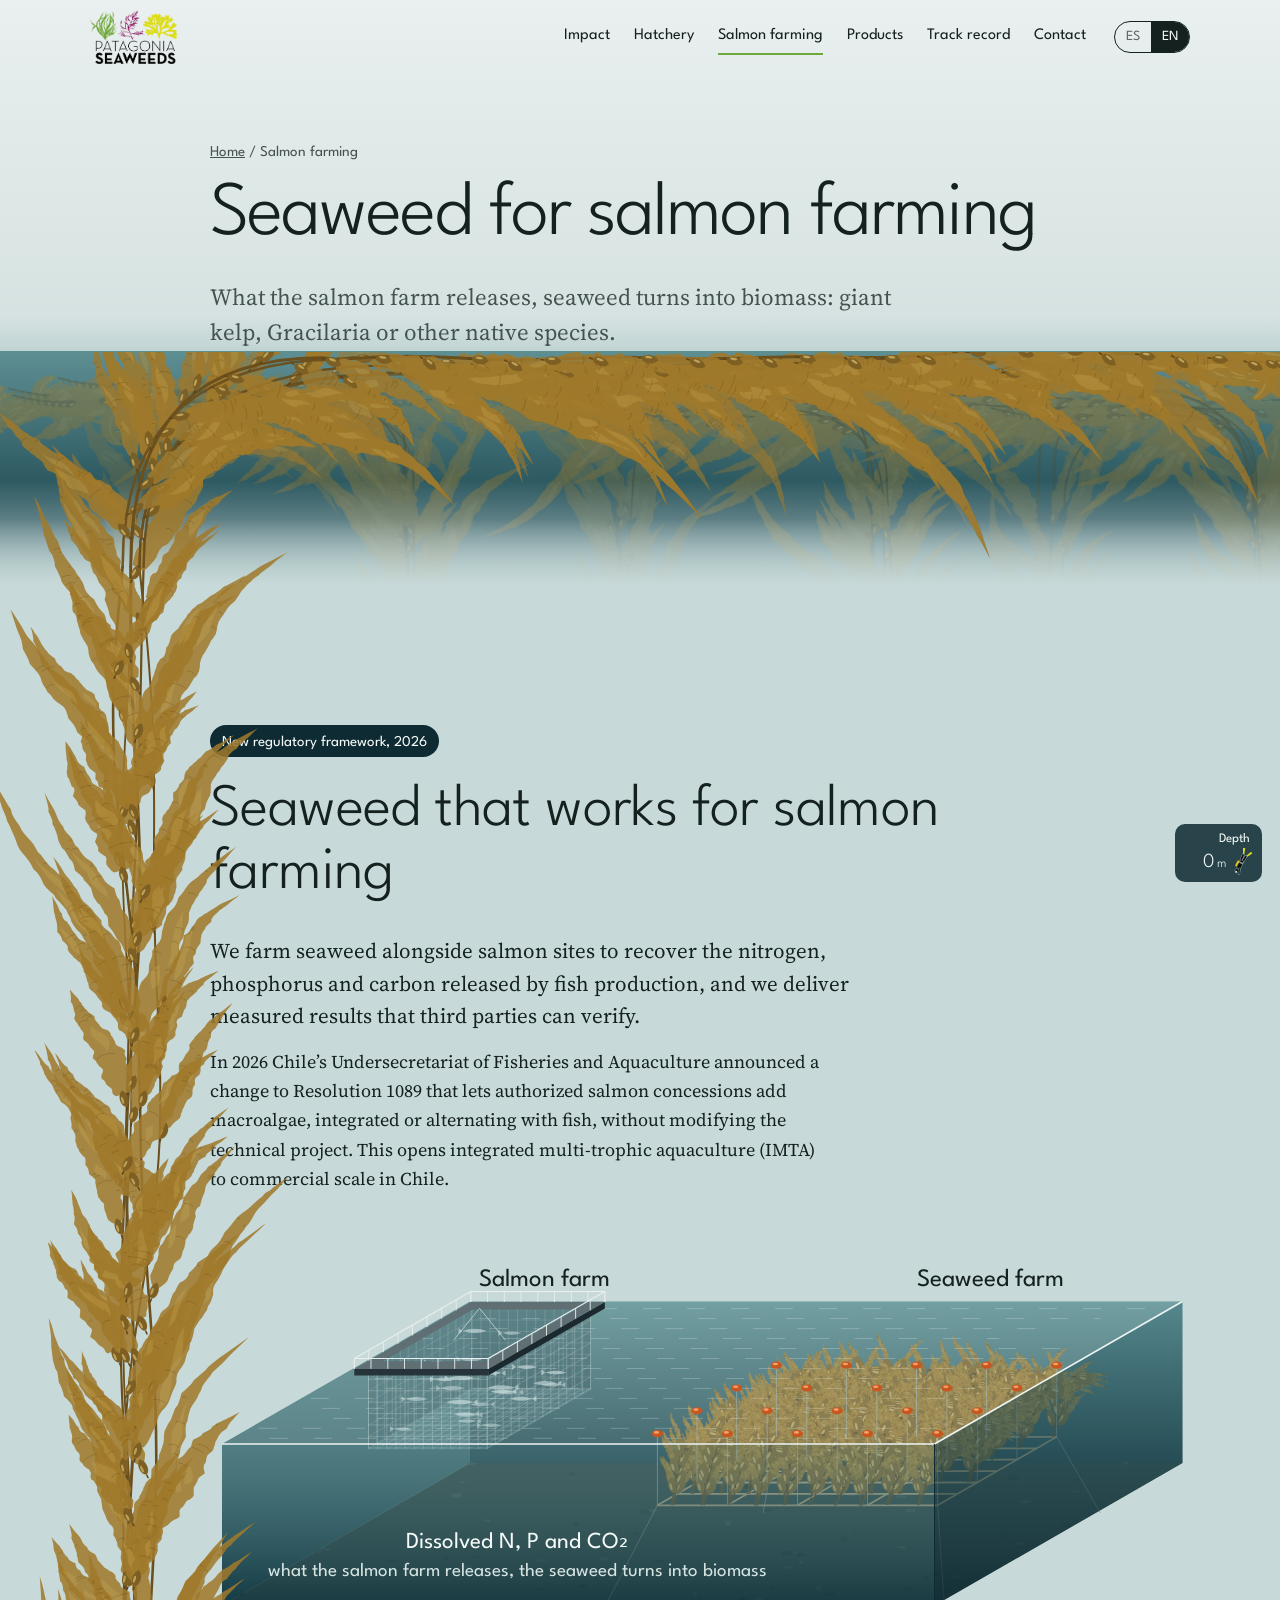
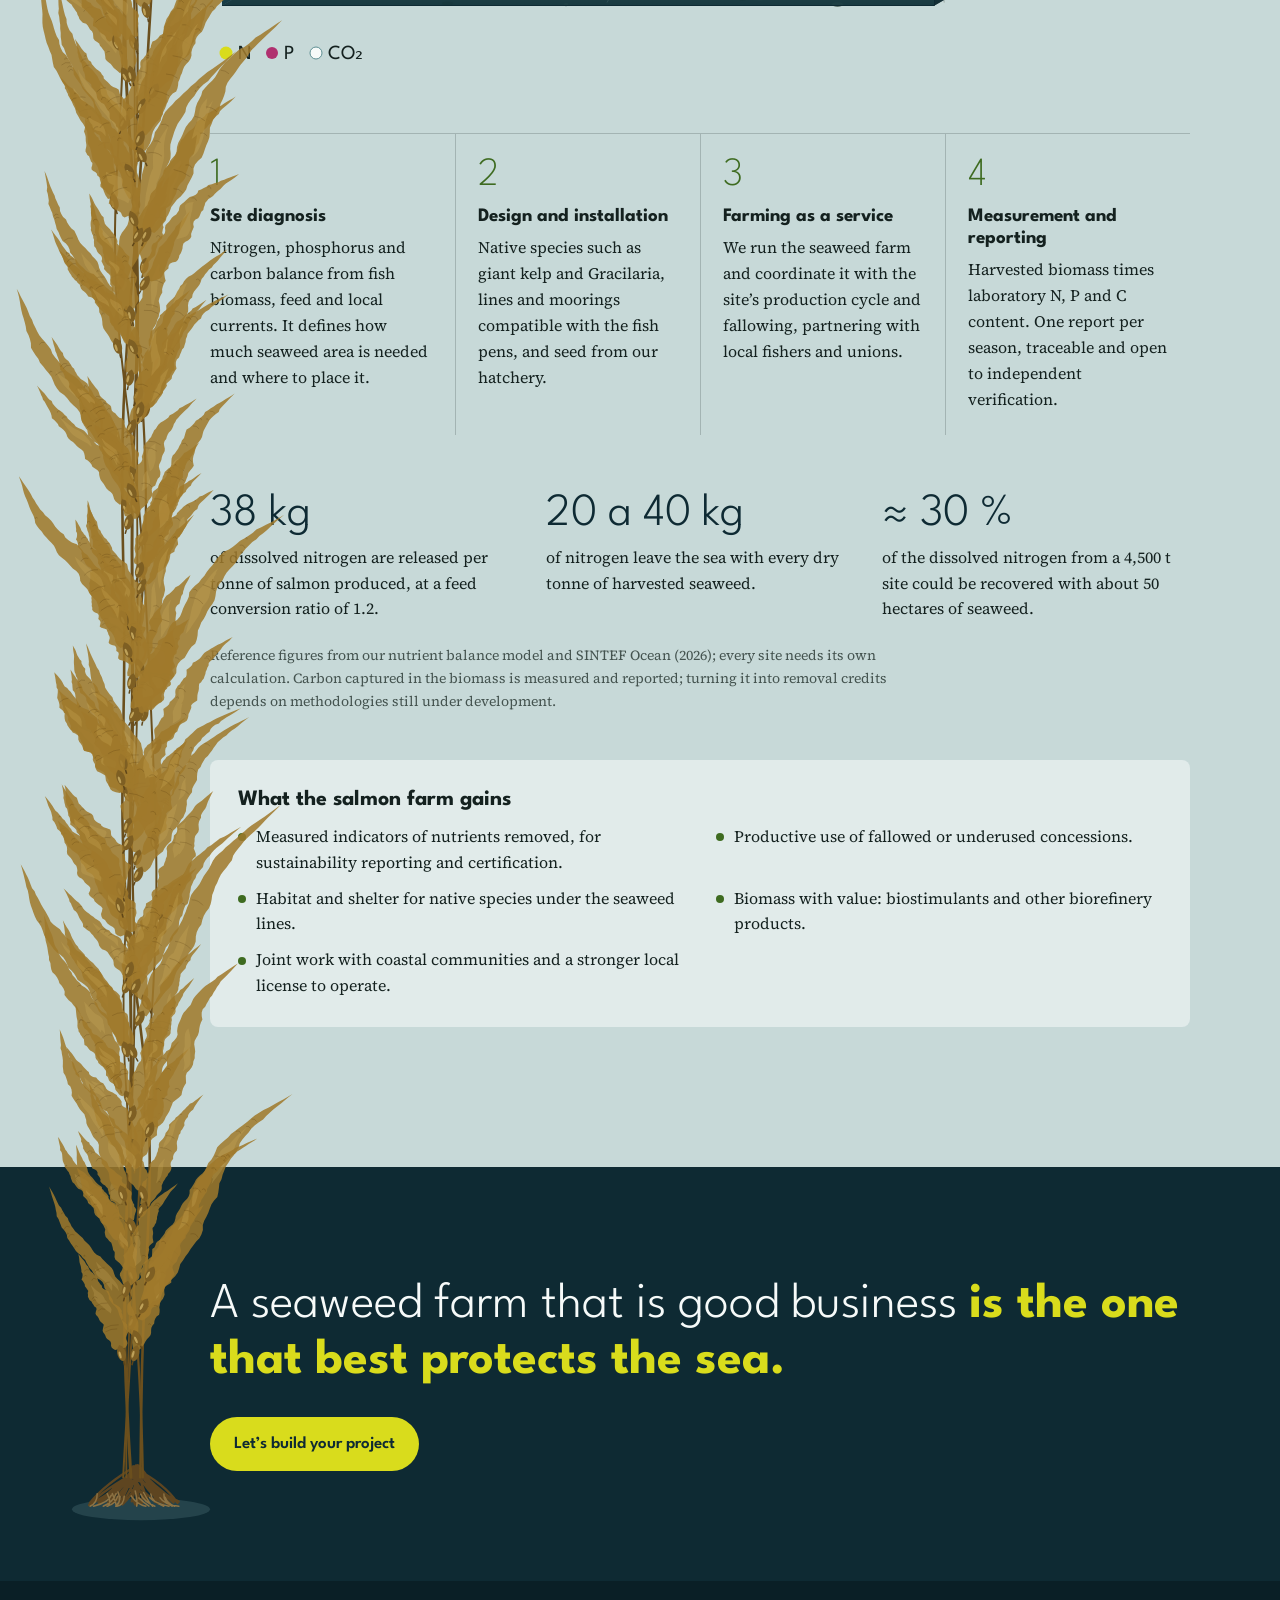
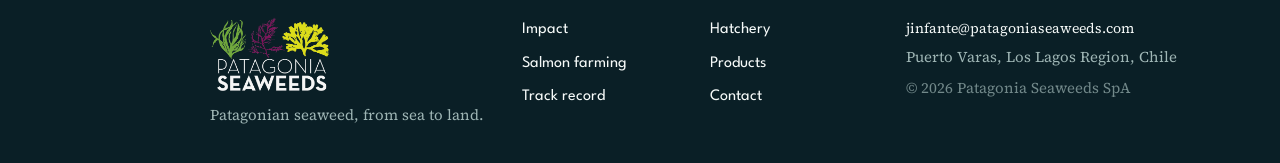
<file: en/salmon-farming/index.html>
<!DOCTYPE html>

<html lang="en"><head>
<meta charset="utf-8"/>
<meta content="width=device-width, initial-scale=1.0" name="viewport"/>
<title>Seaweed for Salmon Farming (IMTA) | Patagonia Seaweeds</title>
<meta content="Seaweed farmed next to salmon farms to recover nitrogen, phosphorus and carbon, with measured results that third parties can verify." name="description"/>
<link href="https://www.patagoniaseaweeds.com/en/salmon-farming/" rel="canonical"/>
<link href="https://www.patagoniaseaweeds.com/salmonicultura/" hreflang="es" rel="alternate"/>
<link href="https://www.patagoniaseaweeds.com/en/salmon-farming/" hreflang="en" rel="alternate"/>
<link href="https://www.patagoniaseaweeds.com/salmonicultura/" hreflang="x-default" rel="alternate"/>
<meta content="index, follow, max-image-preview:large, max-snippet:-1" name="robots"/>
<meta content="#0E2A33" name="theme-color"/>
<meta content="website" property="og:type"/>
<meta content="Patagonia Seaweeds" property="og:site_name"/>
<meta content="en_US" property="og:locale"/>
<meta content="es_CL" property="og:locale:alternate"/>
<meta content="https://www.patagoniaseaweeds.com/en/salmon-farming/" property="og:url"/>
<meta content="Seaweed for Salmon Farming (IMTA) | Patagonia Seaweeds" property="og:title"/>
<meta content="Seaweed farmed next to salmon farms to recover nitrogen, phosphorus and carbon, with measured results that third parties can verify." property="og:description"/>
<meta content="https://www.patagoniaseaweeds.com/images/og.jpg" property="og:image"/>
<meta content="summary_large_image" name="twitter:card"/>
<link href="/favicon.ico" rel="icon" sizes="any"/>
<link href="/favicon-48.png" rel="icon" sizes="48x48" type="image/png"/>
<link href="/favicon-96.png" rel="icon" sizes="96x96" type="image/png"/>
<link href="/favicon-192.png" rel="icon" sizes="192x192" type="image/png"/>
<link href="/favicon.png" rel="apple-touch-icon" sizes="180x180"/>
<script type="application/ld+json">
  {
  "@context": "https://schema.org",
  "@graph": [
    {
      "@type": "WebPage",
      "@id": "https://www.patagoniaseaweeds.com/en/salmon-farming/#page",
      "url": "https://www.patagoniaseaweeds.com/en/salmon-farming/",
      "name": "Seaweed for Salmon Farming (IMTA) | Patagonia Seaweeds",
      "description": "Seaweed farmed next to salmon farms to recover nitrogen, phosphorus and carbon, with measured results that third parties can verify.",
      "inLanguage": "en",
      "isPartOf": {
        "@id": "https://www.patagoniaseaweeds.com/#web"
      },
      "about": {
        "@id": "https://www.patagoniaseaweeds.com/#org"
      }
    },
    {
      "@type": "BreadcrumbList",
      "itemListElement": [
        {
          "@type": "ListItem",
          "position": 1,
          "name": "Home",
          "item": "https://www.patagoniaseaweeds.com/en/"
        },
        {
          "@type": "ListItem",
          "position": 2,
          "name": "Seaweed for Salmon Farming (IMTA)",
          "item": "https://www.patagoniaseaweeds.com/en/salmon-farming/"
        }
      ]
    }
  ]
}
  </script>
<link href="https://fonts.googleapis.com" rel="preconnect"/>
<link crossorigin="" href="https://fonts.gstatic.com" rel="preconnect"/>
<link href="https://fonts.googleapis.com/css2?family=League+Spartan:wght@200;300;600;700;800&amp;family=Source+Serif+4:ital,opsz,wght@0,8..60,400;0,8..60,600;1,8..60,400&amp;display=swap" rel="stylesheet"/>
<link href="/css/style.css?v=202611200856" rel="stylesheet"/>
</head><body><a class="skip" data-i18n="skip" href="#main">Skip to content</a><header class="nav" id="nav">
<div class="nav-inner">
<a aria-label="Patagonia Seaweeds, home" class="brand" href="/en/">
<img alt="Patagonia Seaweeds" class="logo-dark" height="48" src="/images/logo-color.png" width="78"/>
<img alt="" class="logo-light" height="48" src="/images/logo-claro.png" width="78"/>
</a>
<nav aria-label="Main" class="nav-links" id="navlinks">
      <a data-i18n="nav8" href="/en/impact/">Impact</a>
      <a data-i18n="nav2" href="/en/hatchery/">Hatchery</a>
      <a aria-current="page" data-i18n="nav6" href="/en/salmon-farming/">Salmon farming</a>
      <a data-i18n="nav7" href="/en/products/">Products</a>
      <a data-i18n="nav4" href="/en/track-record/">Track record</a>
      <a data-i18n="nav5" href="/en/contact/">Contact</a>
    </nav>
<div aria-label="Idioma / Language" class="lang" role="group">
<a href="/salmonicultura/" hreflang="es" lang="es">ES</a>
<a aria-current="true" href="/en/salmon-farming/" hreflang="en" lang="en">EN</a>
</div>
<button aria-controls="navlinks" aria-expanded="false" aria-label="Menu" class="burger" id="burger"><span></span><span></span><span></span></button>
</div>
</header><main id="main"><svg aria-hidden="true" class="kelp-lane" id="kelpLane"></svg><section class="hero hero-sub" data-depth="0" id="top" style="--next:#C7D9D8">
<div class="wrap hero-copy"><p class="crumb"><a data-i18n="crumb_home" href="/en/">Home</a> <span aria-hidden="true">/</span> <span data-i18n="nav6">Salmon farming</span></p><h1 class="rise" data-i18n="ph_salmonicultura">Seaweed for salmon farming</h1><p class="lead rise d1" data-i18n="pl_salmonicultura">What the salmon farm releases, seaweed turns into biomass: giant kelp, Gracilaria or other native species.</p></div>
<div aria-hidden="true" class="sea">
<svg preserveaspectratio="xMidYMin slice" viewbox="0 0 1440 380">
<defs>
<lineargradient id="water" x1="0" x2="0" y1="0" y2="1">
<stop offset="0" stop-color="#5E8F93"></stop>
<stop offset=".5" stop-color="#1F4A53"></stop>
<stop offset="1" stop-color="#EEF4F3" stop-opacity="0"></stop>
</lineargradient>
<lineargradient id="fade" x1="0" x2="0" y1="0" y2="1">
<stop offset="0" stop-color="#2C5B63" stop-opacity="0"></stop>
<stop offset="1" stop-color="#EEF4F3"></stop>
</lineargradient>
</defs>
<rect fill="url(#water)" height="380" width="1440" x="0" y="0"></rect>
<g id="canopy" opacity=".5"></g>
<rect fill="url(#fade)" height="130" width="1440" x="0" y="250"></rect>
</svg>
</div>
</section><section class="band-shallow" data-depth="12" id="imta">
<div class="wrap">
<div class="imta-head">
<div>
<span class="tag tag-dark" data-i18n="im_tag">New regulatory framework, 2026</span>
<h2 data-i18n="im_h">Seaweed that works for salmon farming</h2>
<p class="lead" data-i18n="im_lead">We farm seaweed alongside salmon sites to recover the nitrogen, phosphorus and carbon released by fish production, and we deliver measured results that third parties can verify.</p>
<p data-i18n="im_p">In 2026 Chile’s Undersecretariat of Fisheries and Aquaculture announced a change to Resolution 1089 that lets authorized salmon concessions add macroalgae, integrated or alternating with fish, without modifying the technical project. This opens integrated multi-trophic aquaculture (IMTA) to commercial scale in Chile.</p>
</div>
</div>
<figure class="imta-scene-wrap">
<svg aria-label="Centro de salmón con jaula cuadrada y, corriente abajo, un cultivo de algas en grilla sumergida: los nutrientes disueltos que libera el centro son absorbidos por las algas y retirados con la cosecha" class="imta-scene" id="imtaScene" role="img" viewbox="0 0 980 440">
<defs>
<lineargradient id="wFront" x1="0" x2="0" y1="0" y2="1"><stop offset="0" stop-color="#6F9EA2" stop-opacity=".38"></stop><stop offset="1" stop-color="#123842" stop-opacity=".72"></stop></lineargradient>
<lineargradient id="wSide" x1="0" x2="0" y1="0" y2="1"><stop offset="0" stop-color="#4E8187" stop-opacity=".5"></stop><stop offset="1" stop-color="#0E2A33" stop-opacity=".82"></stop></lineargradient>
<lineargradient id="wBack" x1="0" x2="0" y1="0" y2="1"><stop offset="0" stop-color="#5E8F93"></stop><stop offset="1" stop-color="#1A4049"></stop></lineargradient>
</defs>
<g id="imtaBuild"></g>
<g class="scene-labels" font-family="League Spartan, sans-serif">
<text data-i18n="im_f1" fill="#14211F" font-size="25" id="lbPen" text-anchor="middle">Salmon farm</text>
<text data-i18n="im_f2" fill="#14211F" font-size="25" id="lbFarm" text-anchor="middle">Seaweed farm</text>
<text data-i18n="im_f3" fill="#F6FAF9" font-size="23" id="lbFlow" text-anchor="middle">Dissolved N, P and CO₂</text>
<text data-i18n="im_f4" fill="#D5E3E1" font-family="Source Serif 4, serif" font-size="19" id="lbFlow2" text-anchor="middle">what the salmon farm releases, the seaweed turns into biomass</text>
</g>
<g font-family="League Spartan, sans-serif" font-size="20" transform="translate(16 430)"><circle cx="0" cy="-6" fill="#D9DC1C" r="6.5"></circle><text fill="#14211F" x="12" y="0">N</text><circle cx="46" cy="-6" fill="#B0306F" r="6"></circle><text fill="#14211F" x="58" y="0">P</text><circle cx="90" cy="-6" fill="#F6FAF9" r="6" stroke="#5E8F93"></circle><text fill="#14211F" x="102" y="0">CO₂</text></g>
</svg>
</figure>
<ol class="imta-steps">
<li><h3 data-i18n="is1_h">Site diagnosis</h3><p data-i18n="is1_p">Nitrogen, phosphorus and carbon balance from fish biomass, feed and local currents. It defines how much seaweed area is needed and where to place it.</p></li>
<li><h3 data-i18n="is2_h">Design and installation</h3><p data-i18n="is2_p">Native species such as giant kelp and Gracilaria, lines and moorings compatible with the fish pens, and seed from our hatchery.</p></li>
<li><h3 data-i18n="is3_h">Farming as a service</h3><p data-i18n="is3_p">We run the seaweed farm and coordinate it with the site’s production cycle and fallowing, partnering with local fishers and unions.</p></li>
<li><h3 data-i18n="is4_h">Measurement and reporting</h3><p data-i18n="is4_p">Harvested biomass times laboratory N, P and C content. One report per season, traceable and open to independent verification.</p></li>
</ol>
<div class="imta-nums">
<p><strong>38 kg</strong><span data-i18n="in1">of dissolved nitrogen are released per tonne of salmon produced, at a feed conversion ratio of 1.2.</span></p>
<p><strong>20 a 40 kg</strong><span data-i18n="in2">of nitrogen leave the sea with every dry tonne of harvested seaweed.</span></p>
<p><strong>≈ 30 %</strong><span data-i18n="in3">of the dissolved nitrogen from a 4,500 t site could be recovered with about 50 hectares of seaweed.</span></p>
</div>
<p class="imta-note" data-i18n="im_note">Reference figures from our nutrient balance model and SINTEF Ocean (2026); every site needs its own calculation. Carbon captured in the biomass is measured and reported; turning it into removal credits depends on methodologies still under development.</p>
<div class="imta-gain">
<h3 data-i18n="ig_h">What the salmon farm gains</h3>
<ul>
<li data-i18n="ig1">Measured indicators of nutrients removed, for sustainability reporting and certification.</li>
<li data-i18n="ig2">Productive use of fallowed or underused concessions.</li>
<li data-i18n="ig3">Habitat and shelter for native species under the seaweed lines.</li>
<li data-i18n="ig4">Biomass with value: biostimulants and other biorefinery products.</li>
<li data-i18n="ig5">Joint work with coastal communities and a stronger local license to operate.</li>
</ul>
</div>
</div>
</section><section class="band-fjord cta-band" data-depth="34" id="cta"><div class="wrap">
<p class="cb-t"><span data-i18n="mf_a">A seaweed farm that is good business</span> <strong data-i18n="mf_b">is the one that best protects the sea.</strong></p>
<a class="btn btn-fucus" data-i18n="mf_cta" href="/en/contact/">Let’s build your project</a>
</div></section></main><footer><div class="wrap foot">
<div class="foot-brand"><img alt="Patagonia Seaweeds" height="74" src="/images/logo-claro.png" style="width:120px;height:auto" width="120"/>
<p data-i18n="ft_tag">Patagonian seaweed, from sea to land.</p></div>
<nav aria-label="Site" class="foot-nav">
<a data-i18n="nav8" href="/en/impact/">Impact</a><a data-i18n="nav2" href="/en/hatchery/">Hatchery</a><a data-i18n="nav6" href="/en/salmon-farming/">Salmon farming</a>
<a data-i18n="nav7" href="/en/products/">Products</a><a data-i18n="nav4" href="/en/track-record/">Track record</a><a data-i18n="nav5" href="/en/contact/">Contact</a>
</nav>
<div class="foot-ct"><a href="mailto:jinfante@patagoniaseaweeds.com">jinfante@patagoniaseaweeds.com</a>
<p data-i18n="ft_loc">Puerto Varas, Los Lagos Region, Chile</p>
<p class="foot-c">© <span id="yr">2026</span> Patagonia Seaweeds SpA</p></div>
</div></footer><div aria-controls="depthTip" aria-expanded="false" class="depth" id="depth" role="button" tabindex="0"><span data-i18n="depth">Depth</span><strong><span class="dv"><span id="depthVal">0</span><em>m</em></span><svg class="diver" height="28" viewbox="0 0 26 44" width="17">
<g transform="translate(13 22) rotate(-64) translate(-23 -14)">
<g class="fin fin-a"><path d="M33 11.6 L44 6.5 L45.5 9.5 L35 13z" fill="#D9DC1C"></path></g>
<g class="fin fin-b"><path d="M33 15.4 L44 20.5 L42.5 23.3 L32.6 17.6z" fill="#D9DC1C"></path></g>
<path d="M24 12.2 L34 11.4 M24 15.6 L34 16.2" stroke="#9FB6B5" stroke-linecap="round" stroke-width="4"></path>
<path d="M24 12.2 L34 11.4 M24 15.6 L34 16.2" stroke="#0B1112" stroke-linecap="round" stroke-width="2.8"></path>
<rect fill="#E8C21C" height="4" rx="2" stroke="#0B1112" stroke-width=".5" width="11" x="12.5" y="7"></rect>
<path d="M10.5 13.9 C 10.5 10.6, 13 10.4, 18 10.6 L 25 11.4 C 26.6 11.6, 26.6 16.4, 25 16.6 L 18 17.3 C 13 17.5, 10.5 17.2, 10.5 13.9z" fill="#0B1112" stroke="#9FB6B5" stroke-width=".7"></path>
<path d="M21.6 10.6 L 21.6 17.2" stroke="#8C979B" stroke-width="2.4"></path>
<path d="M12 16 L 4.5 18.5" stroke="#9FB6B5" stroke-linecap="round" stroke-width="3.4"></path>
<path d="M12 16 L 4.5 18.5" stroke="#0B1112" stroke-linecap="round" stroke-width="2.2"></path>
<circle cx="7.6" cy="13.6" fill="#0B1112" r="3.3" stroke="#9FB6B5" stroke-width=".7"></circle>
<rect fill="#CFE3E8" height="2.8" rx=".9" width="3" x="4.1" y="11.8"></rect>
</g>
<g class="bub" fill="none" stroke="#CFE3E8" stroke-width=".9"><circle cx="2.6" cy="36.5" r="1.6"></circle><circle cx="2" cy="36.5" r="1.1"></circle><circle cx="3" cy="36.5" r="1.3"></circle><circle cx="2.2" cy="36.5" r=".9"></circle><circle cx="2.8" cy="36.5" r="1.4"></circle><circle cx="2.4" cy="36.5" r="1"></circle></g>
</svg></strong><div class="depth-tip" hidden="" id="depthTip"><p data-i18n="depth_tip">As you scroll down the page, the diver descends. At 5 meters it reaches the seaweed farming lines, and at 15 meters, a seaweed attached to the substrate.</p></div></div><script src="/js/kelp.js?v=202611200856"></script><script src="/js/main.js?v=202611200856"></script></body></html>
</file>
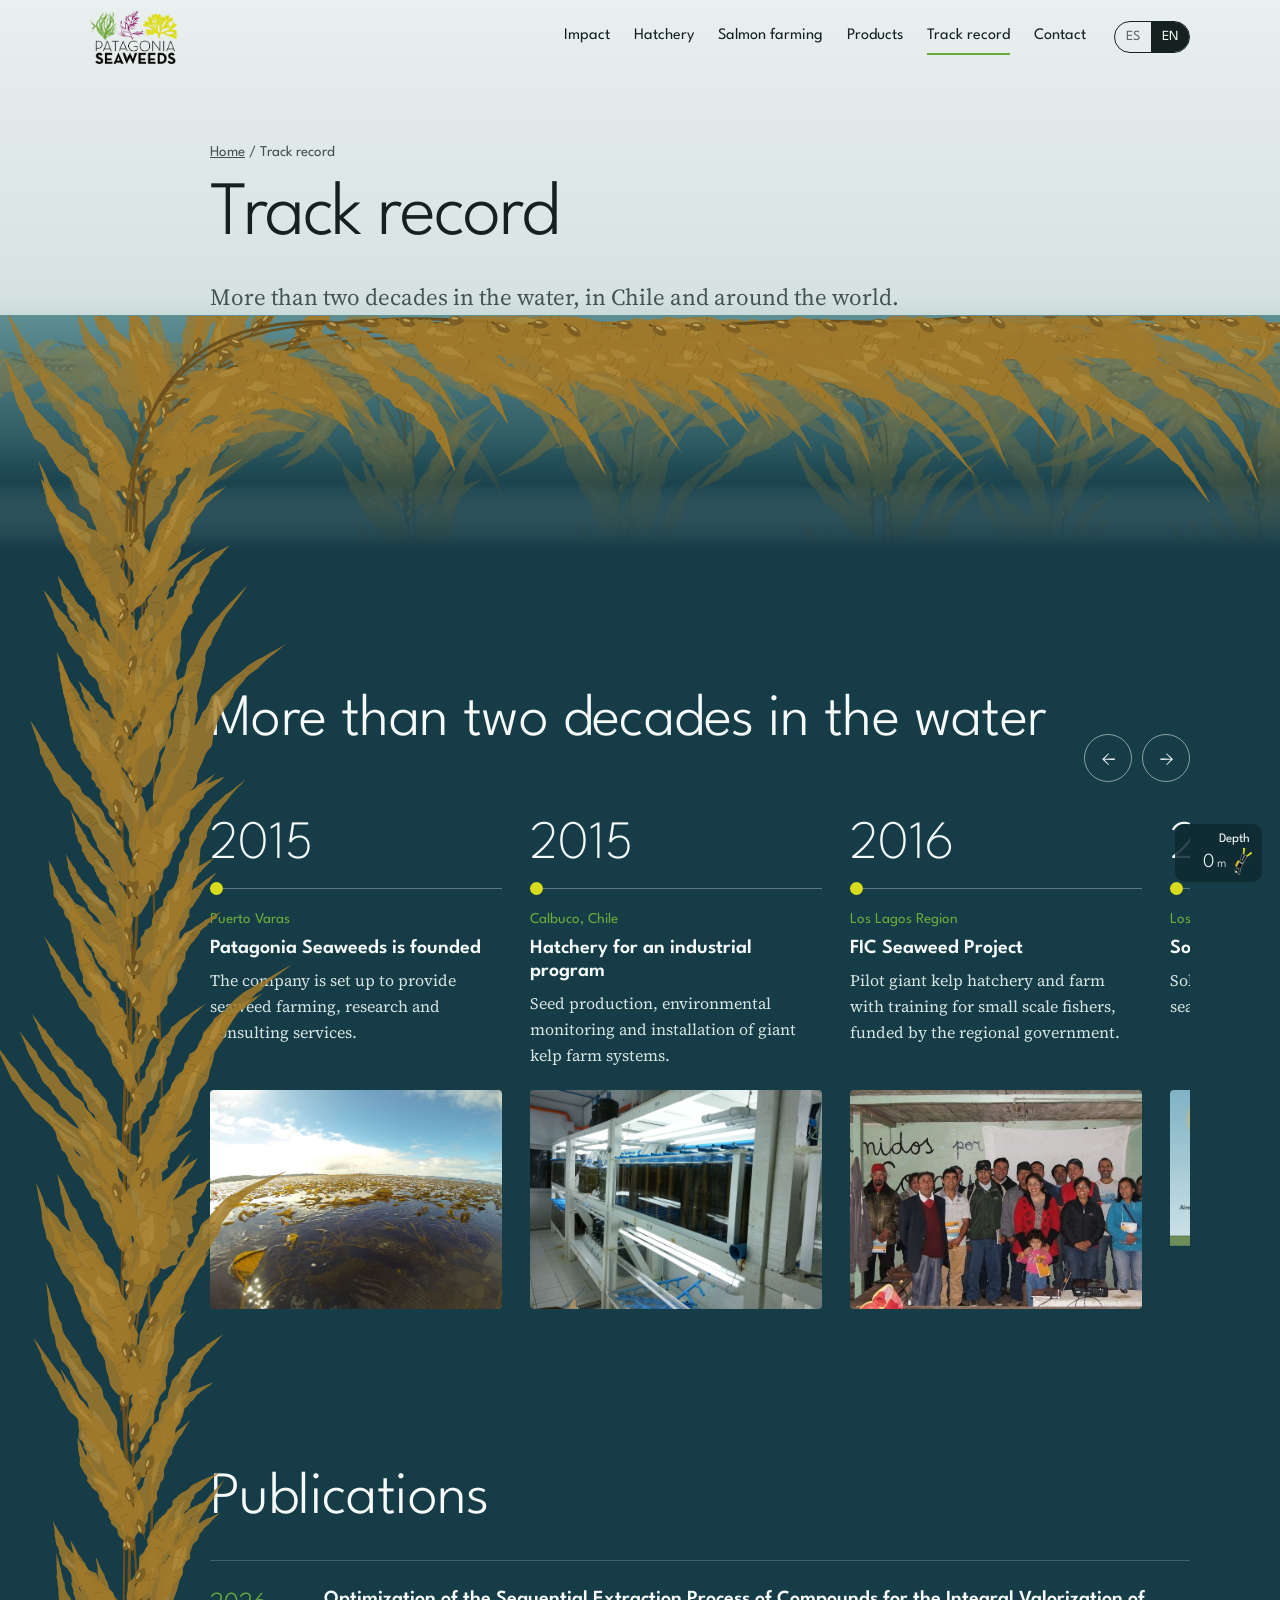
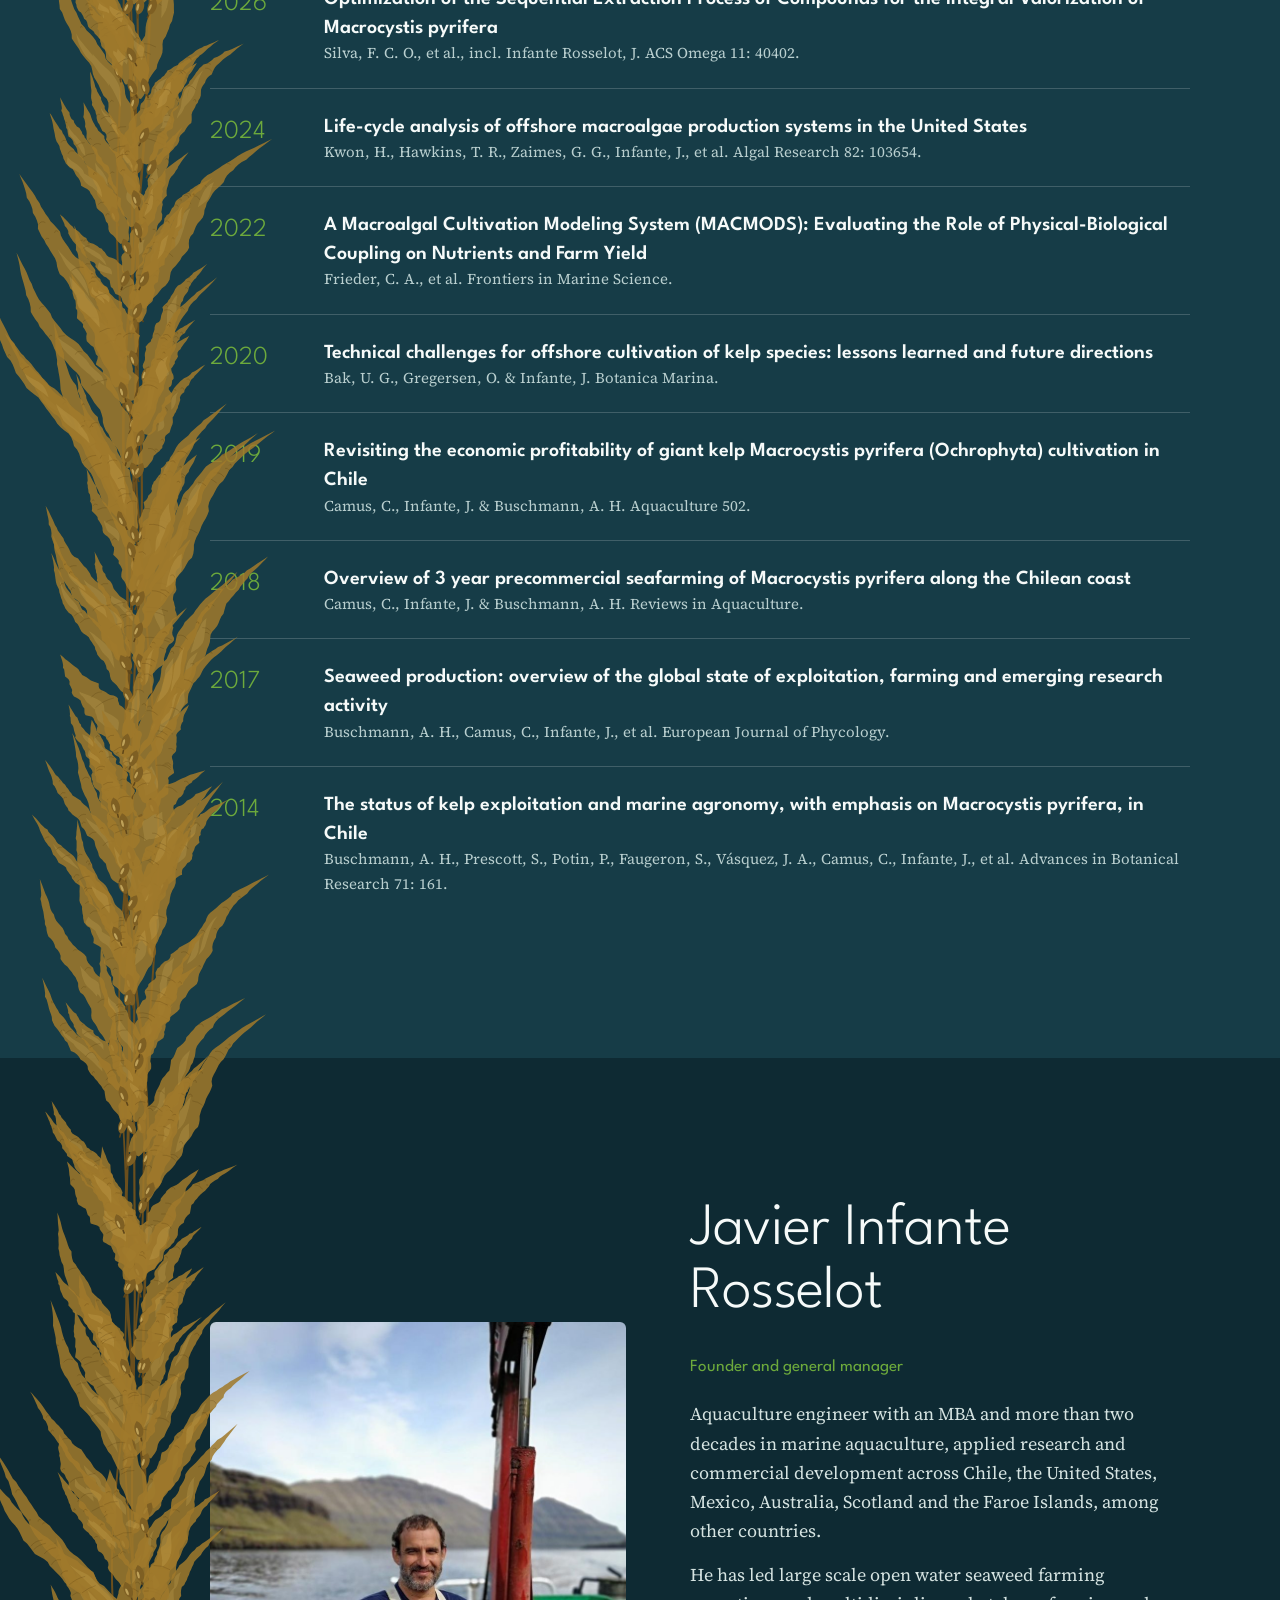
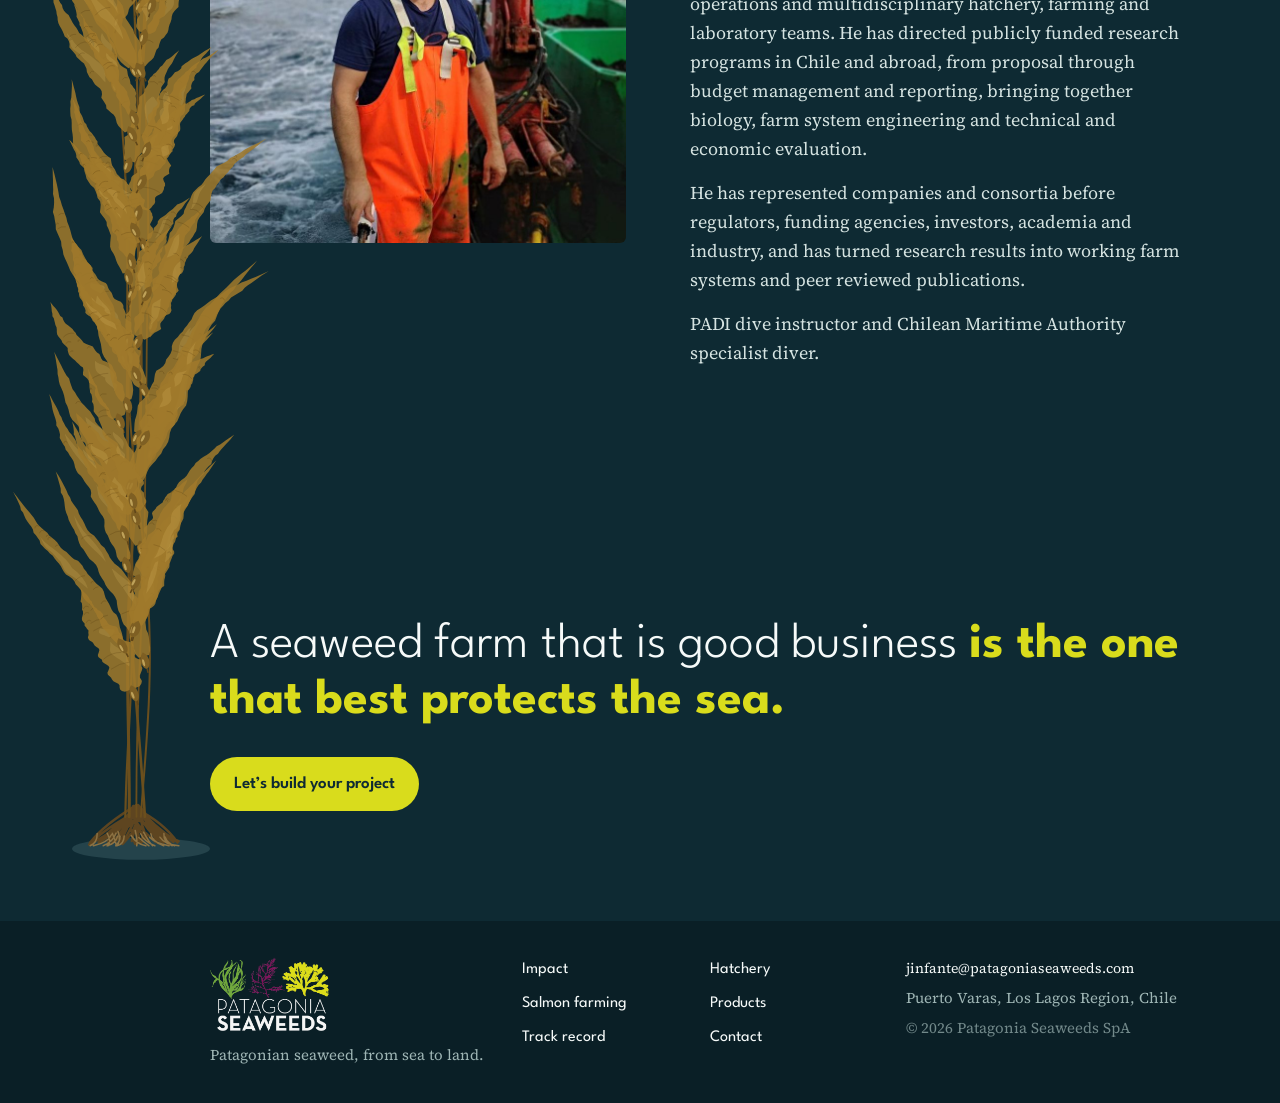
<file: en/track-record/index.html>
<!DOCTYPE html>

<html lang="en"><head>
<meta charset="utf-8"/>
<meta content="width=device-width, initial-scale=1.0" name="viewport"/>
<title>Javier Infante Rosselot, Track Record and Publications | Patagonia Seaweeds</title>
<meta content="More than two decades in the water: seaweed farming projects in Chile, the United States, the Faroe Islands and Canada, scientific publications of Javier Infante Rosselot, founder and general manager of Patagonia Seaweeds." name="description"/>
<link href="https://www.patagoniaseaweeds.com/en/track-record/" rel="canonical"/>
<link href="https://www.patagoniaseaweeds.com/trayectoria/" hreflang="es" rel="alternate"/>
<link href="https://www.patagoniaseaweeds.com/en/track-record/" hreflang="en" rel="alternate"/>
<link href="https://www.patagoniaseaweeds.com/trayectoria/" hreflang="x-default" rel="alternate"/>
<meta content="index, follow, max-image-preview:large, max-snippet:-1" name="robots"/>
<meta content="#0E2A33" name="theme-color"/>
<meta content="website" property="og:type"/>
<meta content="Patagonia Seaweeds" property="og:site_name"/>
<meta content="en_US" property="og:locale"/>
<meta content="es_CL" property="og:locale:alternate"/>
<meta content="https://www.patagoniaseaweeds.com/en/track-record/" property="og:url"/>
<meta content="Javier Infante Rosselot, Track Record and Publications | Patagonia Seaweeds" property="og:title"/>
<meta content="More than two decades in the water: seaweed farming projects in Chile, the United States, the Faroe Islands and Canada, scientific publications of Javier Infante Rosselot, founder and general manager of Patagonia Seaweeds." property="og:description"/>
<meta content="https://www.patagoniaseaweeds.com/images/og.jpg" property="og:image"/>
<meta content="summary_large_image" name="twitter:card"/>
<link href="/favicon.ico" rel="icon" sizes="any"/>
<link href="/favicon-48.png" rel="icon" sizes="48x48" type="image/png"/>
<link href="/favicon-96.png" rel="icon" sizes="96x96" type="image/png"/>
<link href="/favicon-192.png" rel="icon" sizes="192x192" type="image/png"/>
<link href="/favicon.png" rel="apple-touch-icon" sizes="180x180"/>
<script type="application/ld+json">
  {
  "@context": "https://schema.org",
  "@graph": [
    {
      "@type": "ProfilePage",
      "@id": "https://www.patagoniaseaweeds.com/en/track-record/#page",
      "url": "https://www.patagoniaseaweeds.com/en/track-record/",
      "name": "Javier Infante Rosselot, Track Record and Publications | Patagonia Seaweeds",
      "description": "More than two decades in the water: seaweed farming projects in Chile, the United States, the Faroe Islands and Canada, scientific publications of Javier Infante Rosselot, founder and general manager of Patagonia Seaweeds.",
      "inLanguage": "en",
      "isPartOf": {
        "@id": "https://www.patagoniaseaweeds.com/#web"
      },
      "about": {
        "@id": "https://www.patagoniaseaweeds.com/#org"
      },
      "mainEntity": {
        "@id": "https://www.patagoniaseaweeds.com/#javier"
      }
    },
    {
      "@type": "BreadcrumbList",
      "itemListElement": [
        {
          "@type": "ListItem",
          "position": 1,
          "name": "Home",
          "item": "https://www.patagoniaseaweeds.com/en/"
        },
        {
          "@type": "ListItem",
          "position": 2,
          "name": "Track record",
          "item": "https://www.patagoniaseaweeds.com/en/track-record/"
        }
      ]
    },
    {
      "@type": "Person",
      "@id": "https://www.patagoniaseaweeds.com/#javier",
      "name": "Javier Infante Rosselot",
      "jobTitle": "Founder and General Manager",
      "worksFor": {
        "@id": "https://www.patagoniaseaweeds.com/#org"
      },
      "url": "https://www.patagoniaseaweeds.com/en/track-record/",
      "image": "https://www.patagoniaseaweeds.com/images/fotos/perfil-javier.jpg",
      "description": "Aquaculture engineer and MBA, founder and general manager of Patagonia Seaweeds, with more than two decades in aquaculture and seaweed farming, hatcheries and biorefinery in Chile, the United States, the Faroe Islands and Canada.",
      "homeLocation": {
        "@type": "Place",
        "name": "Puerto Varas, Los Lagos, Chile"
      },
      "knowsAbout": [
        "seaweed farming",
        "Macrocystis pyrifera",
        "seaweed hatchery",
        "integrated multi-trophic aquaculture (IMTA)",
        "seaweed biorefinery"
      ],
      "sameAs": [
        "https://www.linkedin.com/in/javierinfanter/",
        "https://scholar.google.com/citations?user=zl6IebwAAAAJ",
        "https://www.researchgate.net/profile/Javier-Infante-Rosselot"
      ],
      "mainEntityOfPage": {
        "@id": "https://www.patagoniaseaweeds.com/en/track-record/#page"
      }
    }
  ]
}
  </script>
<link href="https://fonts.googleapis.com" rel="preconnect"/>
<link crossorigin="" href="https://fonts.gstatic.com" rel="preconnect"/>
<link href="https://fonts.googleapis.com/css2?family=League+Spartan:wght@200;300;600;700;800&amp;family=Source+Serif+4:ital,opsz,wght@0,8..60,400;0,8..60,600;1,8..60,400&amp;display=swap" rel="stylesheet"/>
<link href="/css/style.css?v=202611200856" rel="stylesheet"/>
</head><body><a class="skip" data-i18n="skip" href="#main">Skip to content</a><header class="nav" id="nav">
<div class="nav-inner">
<a aria-label="Patagonia Seaweeds, home" class="brand" href="/en/">
<img alt="Patagonia Seaweeds" class="logo-dark" height="48" src="/images/logo-color.png" width="78"/>
<img alt="" class="logo-light" height="48" src="/images/logo-claro.png" width="78"/>
</a>
<nav aria-label="Main" class="nav-links" id="navlinks">
      <a data-i18n="nav8" href="/en/impact/">Impact</a>
      <a data-i18n="nav2" href="/en/hatchery/">Hatchery</a>
      <a data-i18n="nav6" href="/en/salmon-farming/">Salmon farming</a>
      <a data-i18n="nav7" href="/en/products/">Products</a>
      <a aria-current="page" data-i18n="nav4" href="/en/track-record/">Track record</a>
      <a data-i18n="nav5" href="/en/contact/">Contact</a>
    </nav>
<div aria-label="Idioma / Language" class="lang" role="group">
<a href="/trayectoria/" hreflang="es" lang="es">ES</a>
<a aria-current="true" href="/en/track-record/" hreflang="en" lang="en">EN</a>
</div>
<button aria-controls="navlinks" aria-expanded="false" aria-label="Menu" class="burger" id="burger"><span></span><span></span><span></span></button>
</div>
</header><main id="main"><svg aria-hidden="true" class="kelp-lane" id="kelpLane"></svg><section class="hero hero-sub" data-depth="0" id="top" style="--next:#163C47">
<div class="wrap hero-copy"><p class="crumb"><a data-i18n="crumb_home" href="/en/">Home</a> <span aria-hidden="true">/</span> <span data-i18n="nav4">Track record</span></p><h1 class="rise" data-i18n="ph_trayectoria">Track record</h1><p class="lead rise d1" data-i18n="pl_trayectoria">More than two decades in the water, in Chile and around the world.</p></div>
<div aria-hidden="true" class="sea">
<svg preserveaspectratio="xMidYMin slice" viewbox="0 0 1440 380">
<defs>
<lineargradient id="water" x1="0" x2="0" y1="0" y2="1">
<stop offset="0" stop-color="#5E8F93"></stop>
<stop offset=".5" stop-color="#1F4A53"></stop>
<stop offset="1" stop-color="#EEF4F3" stop-opacity="0"></stop>
</lineargradient>
<lineargradient id="fade" x1="0" x2="0" y1="0" y2="1">
<stop offset="0" stop-color="#2C5B63" stop-opacity="0"></stop>
<stop offset="1" stop-color="#EEF4F3"></stop>
</lineargradient>
</defs>
<rect fill="url(#water)" height="380" width="1440" x="0" y="0"></rect>
<g id="canopy" opacity=".5"></g>
<rect fill="url(#fade)" height="130" width="1440" x="0" y="250"></rect>
</svg>
</div>
</section><section class="band-deep" data-depth="22" id="trayectoria">
<div class="wrap">
<div class="tl-head">
<h2 data-i18n="tl_h">More than two decades in the water</h2>
<div class="tl-ctrl">
<button aria-label="Previous" id="tlPrev" type="button">←</button>
<button aria-label="Next" id="tlNext" type="button">→</button>
</div>
</div>
<div aria-label="Timeline" class="timeline" id="timeline" tabindex="0">
<article class="ev"><span class="yr">2015</span><span class="place">Puerto Varas</span><h3 data-i18n="e1_h">Patagonia Seaweeds is founded</h3><p data-i18n="e1_p">The company is set up to provide seaweed farming, research and consulting services.</p><img alt="Giant kelp canopy at the sea surface, seen from underwater" loading="lazy" src="/images/fotos/tl-canopy-gopro.jpg"/></article>
<article class="ev"><span class="yr">2015</span><span class="place" data-i18n="e2_l">Calbuco, Chile</span><h3 data-i18n="e2_h">Hatchery for an industrial program</h3><p data-i18n="e2_p">Seed production, environmental monitoring and installation of giant kelp farm systems.</p><img alt="Seaweed hatchery tanks in Calbuco" loading="lazy" src="/images/fotos/tl-hatchery-2015.jpg"/></article>
<article class="ev"><span class="yr">2016</span><span class="place" data-i18n="e3_l">Los Lagos Region</span><h3 data-i18n="e3_h">FIC Seaweed Project</h3><p data-i18n="e3_p">Pilot giant kelp hatchery and farm with training for small scale fishers, funded by the regional government.</p><img alt="Kelp farming training for small-scale fishers" loading="lazy" src="/images/fotos/tl-fic-capacitacion.jpg"/></article>
<article class="ev"><span class="yr">2017</span><span class="place" data-i18n="e4_l">Los Lagos Region</span><h3 data-i18n="e4_h">Solar drying of seaweed</h3><p data-i18n="e4_p">Solar dryer prototype to produce seaweed meal, supported by Corfo.</p><img alt="Diagram of the solar dryer prototype for seaweed meal" loading="lazy" src="/images/fotos/tl-secador-solar.jpg"/></article>
<article class="ev"><span class="yr">2018</span><span class="place">California</span><h3 data-i18n="e5_h">ARPA-E MARINER</h3><p data-i18n="e5_p">Principal investigator in a U.S. Department of Energy program on large scale macroalgae farming.</p><img alt="Macrocystis pyrifera kelp farmed in California" loading="lazy" src="/images/fotos/tl-california-huiro.jpg"/></article>
<article class="ev"><span class="yr">2019</span><span class="place" data-i18n="e6_l">Faroe Islands</span><h3 data-i18n="e6_h">Open ocean farming</h3><p data-i18n="e6_p">Farm system design and support for site license applications in the North Atlantic.</p><img alt="Offshore seaweed farm in the Faroe Islands" loading="lazy" src="/images/fotos/tl-feroe-cultivo.jpg"/></article>
<article class="ev"><span class="yr">2020</span><span class="place" data-i18n="e7_l">Europe and Middle East</span><h3 data-i18n="e7_h">Protocols and proposals</h3><p data-i18n="e7_p">Protocols for extracting and shipping Macrocystis sori, and a technical hatchery and farming proposal for a Red Sea pilot.</p><img alt="Macrocystis sori prepared for shipping" loading="lazy" src="/images/fotos/tl-soros.jpg"/></article>
<article class="ev"><span class="yr">2022</span><span class="place" data-i18n="e8_l">California and Faroe Islands</span><h3 data-i18n="e8_h">Ongoing R&amp;D advisory</h3><p data-i18n="e8_p">Research and development services for Ocean Rainforest, an open ocean seaweed farming company.</p><img alt="Ocean Rainforest seaweed grow line" loading="lazy" src="/images/fotos/tl-ocean-rainforest.jpg"/></article>
<article class="ev"><span class="yr">2023</span><span class="place" data-i18n="e9_l">Canada</span><h3 data-i18n="e9_h">Giant kelp hatchery and farming</h3><p data-i18n="e9_p">Field advisory for Cascadia Seaweed on hatchery and farming best practices.</p><img alt="Kelp farm on the coast of Canada" loading="lazy" src="/images/fotos/tl-canada-cultivo.jpg"/></article>
<article class="ev"><span class="yr">2024</span><span class="place">California</span><h3 data-i18n="e11_h">Offshore giant kelp farming</h3><p data-i18n="e11_p">Leading an offshore Macrocystis pyrifera farming project in California, funded by the U.S. Department of Energy with US$ 9 million.</p><img alt="Offshore Macrocystis pyrifera farm in California" loading="lazy" src="/images/fotos/tl-california-offshore.jpg"/></article>
<article class="ev"><span class="yr">2026</span><span class="place">Puerto Varas</span><h3 data-i18n="e10_h">Pilot processing plant</h3><p data-i18n="e10_p">Installation of a pilot plant for seaweed extraction and processing.</p><img alt="Macrocystis pyrifera blades for processing" loading="lazy" src="/images/fotos/tl-huiro-macrocystis.jpg"/></article>
</div>
</div>
</section><section class="band-deep" data-depth="26" id="publicaciones" style="padding-top:0">
<div class="wrap">
<h2 data-i18n="pub_h">Publications</h2>
<ul class="pubs">
<li><span class="y">2026</span><div><a href="https://doi.org/10.1021/acsomega.6c03104" rel="noopener" target="_blank">Optimization of the Sequential Extraction Process of Compounds for the Integral Valorization of Macrocystis pyrifera</a><p class="src">Silva, F. C. O., et al., incl. Infante Rosselot, J. ACS Omega 11: 40402.</p></div></li>
<li><span class="y">2024</span><div><a href="https://doi.org/10.1016/j.algal.2024.103654" rel="noopener" target="_blank">Life-cycle analysis of offshore macroalgae production systems in the United States</a><p class="src">Kwon, H., Hawkins, T. R., Zaimes, G. G., Infante, J., et al. Algal Research 82: 103654.</p></div></li>
<li><span class="y">2022</span><div><a href="https://doi.org/10.3389/fmars.2022.752951" rel="noopener" target="_blank">A Macroalgal Cultivation Modeling System (MACMODS): Evaluating the Role of Physical-Biological Coupling on Nutrients and Farm Yield</a><p class="src">Frieder, C. A., et al. Frontiers in Marine Science.</p></div></li>
<li><span class="y">2020</span><div><a href="https://doi.org/10.1515/bot-2019-0005" rel="noopener" target="_blank">Technical challenges for offshore cultivation of kelp species: lessons learned and future directions</a><p class="src">Bak, U. G., Gregersen, O. &amp; Infante, J. Botanica Marina.</p></div></li>
<li><span class="y">2019</span><div><a href="https://marineagronomy.org/node/1416" rel="noopener" target="_blank">Revisiting the economic profitability of giant kelp Macrocystis pyrifera (Ochrophyta) cultivation in Chile</a><p class="src">Camus, C., Infante, J. &amp; Buschmann, A. H. Aquaculture 502.</p></div></li>
<li><span class="y">2018</span><div><a href="https://investigadores.anid.cl/en/public_search/work?id=470653" rel="noopener" target="_blank">Overview of 3 year precommercial seafarming of Macrocystis pyrifera along the Chilean coast</a><p class="src">Camus, C., Infante, J. &amp; Buschmann, A. H. Reviews in Aquaculture.</p></div></li>
<li><span class="y">2017</span><div><a href="https://www.marineagronomy.org/node/690" rel="noopener" target="_blank">Seaweed production: overview of the global state of exploitation, farming and emerging research activity</a><p class="src">Buschmann, A. H., Camus, C., Infante, J., et al. European Journal of Phycology.</p></div></li>
<li><span class="y">2014</span><div><a href="https://doi.org/10.1016/B978-0-12-408062-1.00006-8" rel="noopener" target="_blank">The status of kelp exploitation and marine agronomy, with emphasis on Macrocystis pyrifera, in Chile</a><p class="src">Buschmann, A. H., Prescott, S., Potin, P., Faugeron, S., Vásquez, J. A., Camus, C., Infante, J., et al. Advances in Botanical Research 71: 161.</p></div></li>
</ul>
</div>
</section><section class="band-fjord" data-depth="30" id="nosotros">
<div class="wrap who">
<img alt="Javier Infante Rosselot on board a seaweed farming vessel" loading="lazy" src="/images/fotos/perfil-javier.jpg" style="object-position:48% center"/>
<div>
<h2>Javier Infante Rosselot</h2>
<span class="role" data-i18n="who_role">Founder and general manager</span>
<p data-i18n="who_p1">Aquaculture engineer with an MBA and more than two decades in marine aquaculture, applied research and commercial development across Chile, the United States, Mexico, Australia, Scotland and the Faroe Islands, among other countries.</p>
<p data-i18n="who_p2">He has led large scale open water seaweed farming operations and multidisciplinary hatchery, farming and laboratory teams. He has directed publicly funded research programs in Chile and abroad, from proposal through budget management and reporting, bringing together biology, farm system engineering and technical and economic evaluation.</p>
<p data-i18n="who_p4">He has represented companies and consortia before regulators, funding agencies, investors, academia and industry, and has turned research results into working farm systems and peer reviewed publications.</p>
<p data-i18n="who_p3">PADI dive instructor and Chilean Maritime Authority specialist diver.</p>
</div>
</div>
</section><section class="band-fjord cta-band" data-depth="34" id="cta"><div class="wrap">
<p class="cb-t"><span data-i18n="mf_a">A seaweed farm that is good business</span> <strong data-i18n="mf_b">is the one that best protects the sea.</strong></p>
<a class="btn btn-fucus" data-i18n="mf_cta" href="/en/contact/">Let’s build your project</a>
</div></section></main><footer><div class="wrap foot">
<div class="foot-brand"><img alt="Patagonia Seaweeds" height="74" src="/images/logo-claro.png" style="width:120px;height:auto" width="120"/>
<p data-i18n="ft_tag">Patagonian seaweed, from sea to land.</p></div>
<nav aria-label="Site" class="foot-nav">
<a data-i18n="nav8" href="/en/impact/">Impact</a><a data-i18n="nav2" href="/en/hatchery/">Hatchery</a><a data-i18n="nav6" href="/en/salmon-farming/">Salmon farming</a>
<a data-i18n="nav7" href="/en/products/">Products</a><a data-i18n="nav4" href="/en/track-record/">Track record</a><a data-i18n="nav5" href="/en/contact/">Contact</a>
</nav>
<div class="foot-ct"><a href="mailto:jinfante@patagoniaseaweeds.com">jinfante@patagoniaseaweeds.com</a>
<p data-i18n="ft_loc">Puerto Varas, Los Lagos Region, Chile</p>
<p class="foot-c">© <span id="yr">2026</span> Patagonia Seaweeds SpA</p></div>
</div></footer><div aria-controls="depthTip" aria-expanded="false" class="depth" id="depth" role="button" tabindex="0"><span data-i18n="depth">Depth</span><strong><span class="dv"><span id="depthVal">0</span><em>m</em></span><svg class="diver" height="28" viewbox="0 0 26 44" width="17">
<g transform="translate(13 22) rotate(-64) translate(-23 -14)">
<g class="fin fin-a"><path d="M33 11.6 L44 6.5 L45.5 9.5 L35 13z" fill="#D9DC1C"></path></g>
<g class="fin fin-b"><path d="M33 15.4 L44 20.5 L42.5 23.3 L32.6 17.6z" fill="#D9DC1C"></path></g>
<path d="M24 12.2 L34 11.4 M24 15.6 L34 16.2" stroke="#9FB6B5" stroke-linecap="round" stroke-width="4"></path>
<path d="M24 12.2 L34 11.4 M24 15.6 L34 16.2" stroke="#0B1112" stroke-linecap="round" stroke-width="2.8"></path>
<rect fill="#E8C21C" height="4" rx="2" stroke="#0B1112" stroke-width=".5" width="11" x="12.5" y="7"></rect>
<path d="M10.5 13.9 C 10.5 10.6, 13 10.4, 18 10.6 L 25 11.4 C 26.6 11.6, 26.6 16.4, 25 16.6 L 18 17.3 C 13 17.5, 10.5 17.2, 10.5 13.9z" fill="#0B1112" stroke="#9FB6B5" stroke-width=".7"></path>
<path d="M21.6 10.6 L 21.6 17.2" stroke="#8C979B" stroke-width="2.4"></path>
<path d="M12 16 L 4.5 18.5" stroke="#9FB6B5" stroke-linecap="round" stroke-width="3.4"></path>
<path d="M12 16 L 4.5 18.5" stroke="#0B1112" stroke-linecap="round" stroke-width="2.2"></path>
<circle cx="7.6" cy="13.6" fill="#0B1112" r="3.3" stroke="#9FB6B5" stroke-width=".7"></circle>
<rect fill="#CFE3E8" height="2.8" rx=".9" width="3" x="4.1" y="11.8"></rect>
</g>
<g class="bub" fill="none" stroke="#CFE3E8" stroke-width=".9"><circle cx="2.6" cy="36.5" r="1.6"></circle><circle cx="2" cy="36.5" r="1.1"></circle><circle cx="3" cy="36.5" r="1.3"></circle><circle cx="2.2" cy="36.5" r=".9"></circle><circle cx="2.8" cy="36.5" r="1.4"></circle><circle cx="2.4" cy="36.5" r="1"></circle></g>
</svg></strong><div class="depth-tip" hidden="" id="depthTip"><p data-i18n="depth_tip">As you scroll down the page, the diver descends. At 5 meters it reaches the seaweed farming lines, and at 15 meters, a seaweed attached to the substrate.</p></div></div><script src="/js/kelp.js?v=202611200856"></script><script src="/js/main.js?v=202611200856"></script></body></html>
</file>
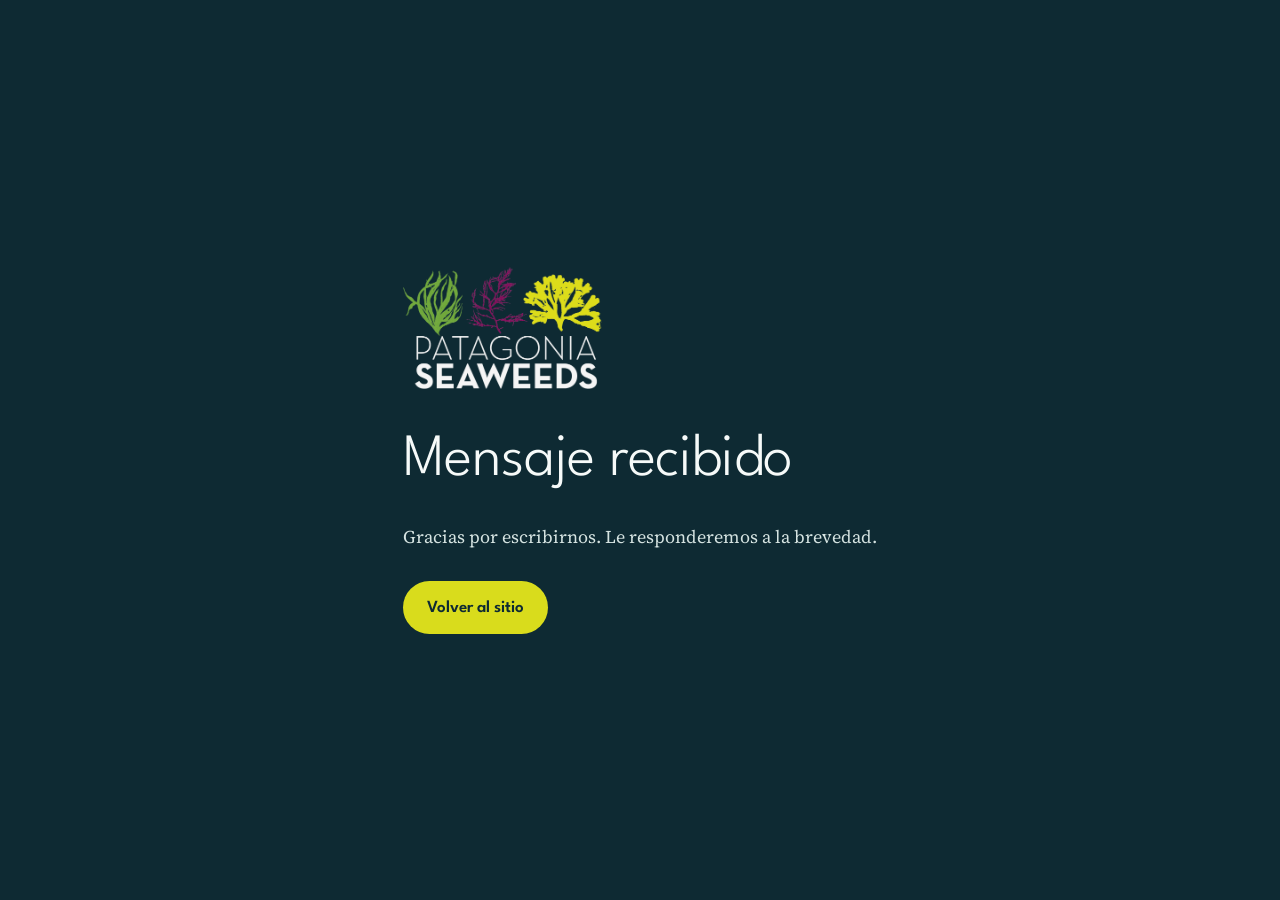
<file: gracias.html>
<!DOCTYPE html>
<html lang="es">
<head>
  <meta charset="UTF-8">
  <meta name="viewport" content="width=device-width, initial-scale=1.0">
  <title>Mensaje recibido | Patagonia Seaweeds</title>
  <meta name="robots" content="noindex">
  <link rel="icon" type="image/png" sizes="32x32" href="favicon-32.png">
  <link href="https://fonts.googleapis.com/css2?family=League+Spartan:wght@200;300;600;700;800&family=Source+Serif+4:opsz,wght@8..60,400&display=swap" rel="stylesheet">
  <link rel="stylesheet" href="css/style.css">
  <style>
    body { background: var(--fjord); color: var(--foam); min-height: 100svh; display: grid; place-items: center; text-align: left; }
    .box { padding: 40px var(--gutter); max-width: 640px; }
    .box img { width: 200px; height: auto; margin-bottom: 40px; }
    .box p { color: #D5E3E1; margin-bottom: 30px; }
    .btn-send { background: var(--fucus); color: var(--fjord); }
  </style>
</head>
<body>
  <div class="box">
    <img src="images/logo-claro.png" alt="Patagonia Seaweeds" width="200" height="123">
    <h2 id="t">Mensaje recibido</h2>
    <p id="p">Gracias por escribirnos. Le responderemos a la brevedad.</p>
    <a class="btn btn-send" href="index.html" id="b">Volver al sitio</a>
  </div>
  <script>
    try { if (localStorage.getItem('psw_lang') === 'en') { document.documentElement.lang = 'en';
      document.getElementById('t').textContent = 'Message received';
      document.getElementById('p').textContent = 'Thank you for writing. We will reply shortly.';
      document.getElementById('b').textContent = 'Back to the site'; } } catch (e) {}
  </script>
</body>
</html>
</file>
<file: css/style.css>
/* Patagonia Seaweeds SpA */
*, *::before, *::after { box-sizing: border-box; margin: 0; padding: 0; }
html { scroll-behavior: smooth; -webkit-text-size-adjust: 100%; }
img, svg { display: block; max-width: 100%; }
a { color: inherit; }
button { font: inherit; color: inherit; background: none; border: 0; cursor: pointer; }

:root {
  --surface:   #EEF4F3;
  --glacial:   #DCE7E6;
  --midwater:  #2C5B63;
  --deep:      #163C47;
  --fjord:     #0E2A33;
  --ink:       #14211F;
  --ink-soft:  #44534F;
  --kelp:      #6DAA3C;
  --kelp-dk:   #3E6B20;
  --gracilaria:#8E1A5E;
  --fucus:     #D9DC1C;
  --foam:      #F6FAF9;
  --display: 'League Spartan', 'Futura', 'Century Gothic', sans-serif;
  --text: 'Source Serif 4', 'Georgia', serif;
  --measure: 34em;
  --gutter: clamp(16px, 4vw, 40px);
  --kelp-lane: 0px;
}
@media (min-width: 1000px) { :root { --kelp-lane: 120px; } }

body { font-family: var(--text); font-size: 18px; line-height: 1.62; color: var(--ink); background: var(--surface); overflow-x: hidden; }
h1, h2, h3 { font-family: var(--display); line-height: 1.05; letter-spacing: -0.01em; }
h2 { font-weight: 300; font-size: clamp(34px, 5vw, 60px); margin-bottom: 0.5em; }
h3 { font-weight: 700; font-size: 22px; letter-spacing: 0; margin-bottom: 0.4em; line-height: 1.15; }
p { max-width: var(--measure); }
p + p { margin-top: 0.8em; }
.lead { font-size: 21px; line-height: 1.55; }
:focus-visible { outline: 3px solid var(--fucus); outline-offset: 3px; border-radius: 2px; }
.sr-only { position: absolute; width: 1px; height: 1px; overflow: hidden; clip: rect(0 0 0 0); white-space: nowrap; }
.skip { position: absolute; left: -999px; top: 8px; background: var(--fjord); color: #fff; padding: 8px 14px; z-index: 100; }
.skip:focus { left: 8px; }

.wrap { max-width: 1180px; margin: 0 auto; padding: 0 var(--gutter); padding-left: calc(var(--gutter) + var(--kelp-lane)); }
section { position: relative; padding: clamp(72px, 11vw, 140px) 0; }

/* depth bands */
.band-surface { background: var(--surface); }
.band-glacial { background: var(--glacial); }
.band-shallow { background: #C7D9D8; }
.band-mid { background: var(--midwater); color: var(--foam); }
.band-line { border-top: 1px solid rgba(255,255,255,.14); }
.band-deep { background: var(--deep); color: var(--foam); }
.band-fjord { background: var(--fjord); color: var(--foam); }
.band-mid p, .band-deep p, .band-fjord p { color: #D5E3E1; }

/* nav */
.nav { position: fixed; inset: 0 0 auto 0; z-index: 50; transition: background .3s, box-shadow .3s; }
.nav.scrolled { background: rgba(238,244,243,.94); backdrop-filter: blur(8px); box-shadow: 0 1px 0 rgba(20,33,31,.08); }
.nav.on-dark.scrolled { background: rgba(14,42,51,.92); color: var(--foam); box-shadow: none; }
.nav-inner { max-width: 1180px; margin: 0 auto; padding: 10px var(--gutter); display: flex; align-items: center; gap: 28px; }
.brand { display: flex; align-items: center; gap: 10px; text-decoration: none; margin-right: auto; }
.brand img { height: 54px; width: auto; }
.brand .logo-light { display: none; }
.nav.on-dark .brand .logo-dark { display: none; }
.nav.on-dark .brand .logo-light { display: block; }
.nav-links { display: flex; gap: 24px; font-family: var(--display); font-size: 16px; }
.nav-links a { text-decoration: none; padding: 4px 0; border-bottom: 2px solid transparent; white-space: nowrap; }
@media (max-width: 1180px) { .nav-links { gap: 16px; font-size: 15px; } .nav-inner { gap: 20px; } }
.nav-links a:hover { border-color: var(--kelp); }
.lang { display: flex; border: 1px solid currentColor; border-radius: 20px; overflow: hidden; font-family: var(--display); font-size: 14px; }
.lang button, .lang a { padding: 4px 11px; opacity: .65; text-decoration: none; color: inherit; }
.lang a:hover { opacity: 1; }
.lang button[aria-pressed="true"], .lang a[aria-current="true"] { background: var(--ink); color: var(--foam); opacity: 1; }
.nav.on-dark .lang button[aria-pressed="true"], .nav.on-dark .lang a[aria-current="true"] { background: var(--foam); color: var(--fjord); }
.burger { display: none; width: 40px; height: 40px; }
.burger span { display: block; height: 2px; width: 22px; margin: 5px auto; background: currentColor; transition: transform .2s; }
@media (max-width: 860px) {
  .burger { display: block; }
  .nav-links { display: none; position: absolute; top: 100%; left: 0; right: 0; flex-direction: column; gap: 0; background: var(--fjord); color: var(--foam); padding: 8px var(--gutter) 18px; }
  .nav-links.open { display: flex; }
  .nav-links a { padding: 12px 0; border-bottom: 1px solid rgba(255,255,255,.1); }
}

/* HERO */
.hero { min-height: 100svh; padding: 0; display: grid; grid-template-rows: 1fr auto; overflow: hidden;
  background: linear-gradient(180deg, #E9F0EF 0%, #D6E2E1 54%, #B9CFCF 62%); }
.hero-copy { align-self: center; padding-top: 100px; padding-bottom: 8px; width: 100%; }
.hero h1 { font-weight: 200; font-size: clamp(44px, 6.6vw, 96px); line-height: .98; letter-spacing: -0.025em; max-width: none; }
.hero h1 .strong { display: block; font-weight: 800; letter-spacing: -0.02em; }
.hero .lead { margin-top: 26px; color: var(--ink-soft); max-width: none; font-size: 23px; }
.hero-cta { display: flex; flex-wrap: wrap; gap: 14px; margin-top: 34px; }
.btn { display: inline-flex; align-items: center; gap: 10px; font-family: var(--display); font-weight: 600; font-size: 17px; padding: 14px 24px 12px; border-radius: 40px; text-decoration: none; transition: background .2s, color .2s; }
.btn-kelp { background: var(--ink); color: var(--foam); }
.btn-kelp:hover { background: var(--kelp-dk); }
.btn-line { border: 1.5px solid currentColor; }
.btn-line:hover { background: rgba(20,33,31,.06); }
.sea { position: relative; height: clamp(220px, 36vh, 380px); }
.sea svg { position: absolute; inset: 0; width: 100%; height: 100%; }
.sway { transform-box: fill-box; transform-origin: 50% 100%; animation: sway 7s ease-in-out infinite alternate; }
.sway.b { animation-duration: 9s; animation-delay: -3s; }
.sway.c { animation-duration: 8s; animation-delay: -5s; }
@keyframes sway { from { transform: rotate(-2.4deg); } to { transform: rotate(2.4deg); } }
.wave { animation: wave 12s linear infinite; }
@keyframes wave { to { transform: translateX(-600px); } }
.rise { opacity: 0; transform: translateY(40px); animation: rise 1.6s cubic-bezier(.2,.7,.2,1) forwards; }
.rise.d1 { animation-delay: .15s; } .rise.d2 { animation-delay: .35s; } .rise.d3 { animation-delay: .55s; }
@keyframes rise { to { opacity: 1; transform: none; } }

/* KELP LANE */
.kelp-lane { position: absolute; top: 0; left: 0; width: 120px; pointer-events: none; z-index: 2; display: none; }
@media (min-width: 1000px) { .kelp-lane { display: block; } }
.kelp-lane { overflow: visible; }
.kelp-lane .stipe { fill: none; stroke: #6B4F1D; stroke-linecap: round; }
.blade-g { transform-box: view-box; }
.kelp-lane .blade-g { opacity: 0; transform: scale(.08); transition: opacity 1s, transform 1.2s cubic-bezier(.2,.7,.2,1); }
.kelp-lane .blade-g.on { opacity: 1; transform: none; }
.blade-sway { transform-box: view-box; animation: bladeSway 7s ease-in-out infinite alternate; }
@keyframes bladeSway { from { transform: rotate(-4deg); } to { transform: rotate(4deg); } }
.kelp-lane .apical { opacity: 0; transition: opacity 1s; }
.kelp-lane .apical.on { opacity: 1; }
.kelp-lane .holdfast { opacity: 0; transition: opacity 1.2s; }
.kelp-lane .holdfast.on { opacity: 1; }

.depth { position: fixed; right: 18px; bottom: 18px; z-index: 40; font-family: var(--display); font-size: 13px; line-height: 1.2; text-align: right; background: rgba(14,42,51,.86); color: var(--foam); padding: 8px 12px 6px; border-radius: 10px; cursor: pointer; }
.depth { width: 87px; box-sizing: border-box; }
.depth strong { display: flex; align-items: center; justify-content: flex-end; gap: 6px; height: 28.8px; font-size: 20px; font-weight: 300; }
.depth .dv { white-space: nowrap; }
.depth .diver { flex: none; overflow: visible; }
.depth .fin { transform-box: fill-box; transform-origin: 0% 50%; }
.depth.swim .fin-a { animation: kick .42s ease-in-out infinite alternate; }
.depth.swim .fin-b { animation: kick .42s ease-in-out infinite alternate-reverse; }
@keyframes kick { from { transform: rotate(-16deg); } to { transform: rotate(16deg); } }
.depth .bub circle { opacity: 0; animation: bub 2.6s ease-out infinite; }
.depth .bub circle:nth-child(2) { animation-delay: -.45s; }
.depth .bub circle:nth-child(3) { animation-delay: -.9s; }
.depth .bub circle:nth-child(4) { animation-delay: -1.35s; }
.depth .bub circle:nth-child(5) { animation-delay: -1.8s; }
.depth .bub circle:nth-child(6) { animation-delay: -2.25s; }
.depth.swim .bub circle { animation-duration: 1.3s; }
@keyframes bub { 0% { opacity: 0; transform: translate(0, 0); } 12% { opacity: .95; } 50% { transform: translate(-2.5px, -18px); } 80% { opacity: .7; } 100% { opacity: 0; transform: translate(-1.5px, -38px); } }
.depth:hover, .depth:focus-visible, .depth.open { background: rgba(14,42,51,.96); outline: none; opacity: 1; }
.depth:focus-visible { box-shadow: 0 0 0 2px var(--foam); }
.depth-tip { position: absolute; right: 0; bottom: calc(100% + 10px); width: 250px; padding: 12px 14px; border-radius: 10px; background: rgba(14,42,51,.96); color: var(--foam); text-align: left; font-family: var(--text); font-size: 14px; line-height: 1.45; box-shadow: 0 8px 24px rgba(0,0,0,.25); }
.depth-tip::after { content: ""; position: absolute; right: 30px; top: 100%; border: 7px solid transparent; border-top-color: rgba(14,42,51,.96); }
.depth-tip p { margin: 0; }
@media (hover: hover) { .depth:hover .depth-tip, .depth:focus-visible .depth-tip { display: block; } .depth { cursor: default; } }
.depth strong em { font-style: normal; font-size: 13px; margin-left: 2px; }
@media (max-width: 700px) { .depth { right: 10px; bottom: 10px; padding: 5px 9px 4px; font-size: 11px; opacity: .85; width: 72px; } .depth strong { font-size: 17px; } .depth .diver { width: 12px; height: 20px; } .depth-tip { width: min(250px, calc(100vw - 20px)); font-size: 13px; } }

/* WHAT WE DO */
.intro { display: grid; grid-template-columns: 1fr; gap: 24px; margin-bottom: 64px; }
@media (min-width: 900px) { .intro { grid-template-columns: 5fr 6fr; align-items: end; gap: 56px; } }
.lines { display: grid; grid-template-columns: 1fr; gap: 48px; }
@media (min-width: 900px) { .lines { grid-template-columns: repeat(3, 1fr); gap: 40px; } }
.line-alga { height: 96px; display: flex; align-items: flex-end; margin-bottom: 22px; }
.line-alga img, .line-alga .line-ic { height: 100%; width: auto; }
.line p { font-size: 17px; }
.line ul { list-style: none; margin-top: 14px; border-top: 1px solid rgba(20,33,31,.18); }
.line li { font-size: 16px; padding: 8px 0; border-bottom: 1px solid rgba(20,33,31,.12); }

/* LIFE CYCLE */
.cycle-head { margin-bottom: 40px; }
.steps { display: flex; gap: 6px; margin-bottom: 28px; counter-reset: s; }
.step-btn { text-align: left; padding: 12px 10px 10px; border-top: 3px solid rgba(20,33,31,.18); font-family: var(--display); font-size: 15px; line-height: 1.2; color: var(--ink-soft); transition: border-color .25s, color .25s; }
.step-btn .n { display: block; font-size: 28px; font-weight: 300; color: inherit; margin-bottom: 4px; }
.step-btn:hover { color: var(--ink); }
.step-btn[aria-selected="true"] { border-color: var(--kelp-dk); color: var(--ink); }
@media (max-width: 760px) { .step-btn .t { display: none; } .step-btn { text-align: center; } }
.panel { display: grid; grid-template-columns: 1fr; gap: 28px; align-items: center; }
@media (min-width: 900px) { .panel { grid-template-columns: 7fr 5fr; gap: 56px; } }
.panel-fig { aspect-ratio: 16 / 10; border-radius: 6px; overflow: hidden; background: var(--fjord); position: relative; }
.panel-fig img { width: 100%; height: 100%; object-fit: cover; }
.panel-fig svg { width: 100%; height: 100%; }
.panel[hidden] { display: none; }
.panel-txt h3 { font-size: 28px; font-weight: 600; }
.panel-txt .what { margin-top: 18px; padding-top: 14px; border-top: 1px solid rgba(20,33,31,.18); font-size: 16px; }
.panel-txt .what b { font-family: var(--display); font-weight: 700; display: block; margin-bottom: 4px; }
.fig-cap { font-size: 14px; color: var(--ink-soft); margin-top: 8px; }
.zoospore { animation: drift 6s ease-in-out infinite alternate; transform-box: fill-box; }
@keyframes drift { to { transform: translate(14px, -10px) rotate(25deg); } }

/* BIOSTIMULANT */
.bio-grid { display: grid; grid-template-columns: 1fr; gap: 40px; }
@media (min-width: 900px) { .bio-grid { grid-template-columns: 6fr 5fr; gap: 64px; align-items: center; } }
.tag { display: inline-block; font-family: var(--display); font-size: 15px; padding: 5px 12px 3px; border-radius: 20px; background: var(--fucus); color: var(--fjord); margin-bottom: 22px; }
.flow { width: 100%; height: auto; }
.flow .path { fill: none; stroke: var(--fucus); stroke-width: 2.5; stroke-dasharray: 6 9; }
.flow .lbl { font-family: var(--display); font-size: 25px; fill: var(--foam); }
.flow .sub { font-family: var(--text); font-size: 19px; fill: #C9DAD9; }
.compare { margin-top: 64px; display: grid; grid-template-columns: 1fr; border-top: 1px solid rgba(255,255,255,.22); }
@media (min-width: 800px) { .compare { grid-template-columns: repeat(3, 1fr); } }
.compare > div { padding: 24px 24px 24px 0; border-bottom: 1px solid rgba(255,255,255,.22); }
@media (min-width: 800px) { .compare > div { border-bottom: 0; } .compare > div + div { padding-left: 24px; border-left: 1px solid rgba(255,255,255,.22); } }
.compare h3 { font-size: 20px; }
.compare .us { color: var(--fucus); }
.compare p { font-size: 16px; }

/* TIMELINE */
.tl-head { display: flex; flex-wrap: wrap; align-items: end; justify-content: space-between; gap: 20px; margin-bottom: 36px; }
.tl-ctrl { display: flex; gap: 10px; }
.tl-ctrl button { width: 48px; height: 48px; border-radius: 50%; border: 1.5px solid rgba(255,255,255,.5); font-size: 20px; }
.tl-ctrl button:hover { background: rgba(255,255,255,.1); }
.timeline { display: flex; gap: 0; overflow-x: auto; scroll-snap-type: x mandatory; padding-bottom: 18px; scrollbar-width: thin; scrollbar-color: var(--kelp) transparent; position: relative; }
.timeline::before { content: ""; }
.ev { flex: 0 0 min(320px, 82vw); scroll-snap-align: start; padding: 0 28px 0 0; position: relative; display: flex; flex-direction: column; }
.ev .yr { font-family: var(--display); font-weight: 200; font-size: 54px; line-height: 1; color: var(--foam); display: block; padding-bottom: 16px; border-bottom: 1.5px solid rgba(255,255,255,.3); position: relative; }
.ev .yr::after { content: ""; position: absolute; left: 0; bottom: -7px; width: 13px; height: 13px; border-radius: 50%; background: var(--fucus); }
.ev .place { font-family: var(--display); font-size: 15px; color: var(--kelp); margin: 18px 0 6px; display: block; }
.ev h3 { font-size: 20px; font-weight: 600; color: var(--foam); }
.ev p { font-size: 16px; margin-bottom: 18px; }
.ev img { margin-top: auto; border-radius: 4px; aspect-ratio: 4 / 3; object-fit: cover; width: 100%; }

/* PUBLICATIONS */
.pubs { list-style: none; margin-top: 12px; }
.pubs li { padding: 22px 0; border-top: 1px solid rgba(255,255,255,.18); display: grid; grid-template-columns: 1fr; gap: 6px; }
@media (min-width: 800px) { .pubs li { grid-template-columns: 90px 1fr; gap: 24px; } }
.pubs .y { font-family: var(--display); font-size: 26px; font-weight: 300; color: var(--kelp); }
.pubs a { font-family: var(--display); font-weight: 600; font-size: 20px; line-height: 1.25; text-decoration: none; color: var(--foam); }
.pubs a:hover { text-decoration: underline; text-decoration-color: var(--fucus); }
.pubs .src { font-size: 15px; color: #B9CFCF; max-width: none; }

/* PEOPLE */
.who { display: grid; grid-template-columns: 1fr; gap: 36px; align-items: center; }
@media (min-width: 900px) { .who { grid-template-columns: 5fr 6fr; gap: 64px; } }
.who img { border-radius: 6px; aspect-ratio: 4 / 5; object-fit: cover; width: 100%; }
.who .role { font-family: var(--display); font-size: 17px; color: var(--kelp); margin-bottom: 18px; display: block; }

/* CONTACT */
.contact { display: grid; grid-template-columns: 1fr; gap: 48px; }
@media (min-width: 900px) { .contact { grid-template-columns: 5fr 6fr; gap: 72px; } }
.contact dl { margin-top: 28px; }
.contact dt { font-family: var(--display); font-size: 14px; color: var(--kelp); margin-top: 18px; }
.contact dd a { color: var(--foam); }
form { display: grid; gap: 18px; }
.row2 { display: grid; grid-template-columns: 1fr; gap: 18px; }
@media (min-width: 600px) { .row2 { grid-template-columns: 1fr 1fr; } }
label { font-family: var(--display); font-size: 15px; display: block; margin-bottom: 6px; color: var(--foam); }
input, textarea, select { width: 100%; font: inherit; font-size: 17px; padding: 12px 14px; border-radius: 6px; border: 1px solid rgba(255,255,255,.28); background: rgba(255,255,255,.06); color: var(--foam); }
select option { color: var(--ink); }
textarea { min-height: 140px; resize: vertical; }
input:focus, textarea:focus, select:focus { border-color: var(--fucus); outline: none; }
.btn-send { justify-self: start; background: var(--fucus); color: var(--fjord); }
.btn-send:hover { background: #E8EB4A; }
.form-msg { font-size: 15px; min-height: 1.4em; color: var(--fucus); }

footer { background: #0A1F26; color: #9FB6B5; font-size: 14px; padding: 36px 0; }
footer .wrap { display: flex; flex-wrap: wrap; gap: 18px; justify-content: space-between; align-items: center; }
footer p { max-width: none; }

@media (prefers-reduced-motion: reduce) {
  html { scroll-behavior: auto; }
  *, *::before, *::after { animation: none !important; transition: none !important; }
  .rise { opacity: 1; transform: none; }
  .kelp-lane .blade-g, .kelp-lane .holdfast { opacity: 1; transform: none; }
}

/* IMTA */
.tag-dark { background: var(--fjord); color: var(--foam); }
.imta-head { display: grid; grid-template-columns: 1fr; gap: 40px; align-items: center; }
@media (min-width: 900px) { .imta-head { grid-template-columns: 1fr; max-width: 46em; } }
.imta-fig { width: 100%; height: auto; }
.imta-fig .nutri circle { animation: drift2 7s ease-in-out infinite alternate; transform-box: fill-box; }
.imta-fig .nutri circle:nth-child(2n) { animation-duration: 9s; animation-delay: -3s; }
.imta-fig .nutri circle:nth-child(3n) { animation-duration: 6s; animation-delay: -5s; }
@keyframes drift2 { from { transform: translate(-10px, 6px); } to { transform: translate(26px, -8px); } }
.imta-steps { list-style: none; counter-reset: st; display: grid; grid-template-columns: 1fr; gap: 0; margin-top: 64px; border-top: 1px solid rgba(20,33,31,.2); }
@media (min-width: 800px) { .imta-steps { grid-template-columns: repeat(4, 1fr); } }
.imta-steps li { counter-increment: st; padding: 22px 22px 22px 0; }
@media (min-width: 800px) { .imta-steps li + li { padding-left: 22px; border-left: 1px solid rgba(20,33,31,.2); } }
.imta-steps li::before { content: counter(st); display: block; font-family: var(--display); font-weight: 200; font-size: 40px; line-height: 1; color: var(--kelp-dk); margin-bottom: 10px; }
.imta-steps h3 { font-size: 19px; }
.imta-steps p { font-size: 16px; }
.imta-nums { display: grid; grid-template-columns: 1fr; gap: 28px; margin-top: 56px; }
@media (min-width: 800px) { .imta-nums { grid-template-columns: repeat(3, 1fr); } }
.imta-nums p { font-size: 16px; }
.imta-nums p + p { margin-top: 0; }
.imta-nums strong { display: block; font-family: var(--display); font-weight: 300; font-size: 46px; line-height: 1; color: var(--fjord); margin-bottom: 8px; }
.imta-note { font-size: 14px; color: var(--ink-soft); margin-top: 22px; max-width: 52em; }
.imta-gain { margin-top: 48px; padding: 28px; background: rgba(255,255,255,.45); border-radius: 8px; }
.imta-gain ul { list-style: none; display: grid; grid-template-columns: 1fr; gap: 10px 32px; margin-top: 10px; }
@media (min-width: 800px) { .imta-gain ul { grid-template-columns: 1fr 1fr; } }
.imta-gain li { font-size: 16px; padding-left: 18px; position: relative; }
.imta-gain li::before { content: ""; position: absolute; left: 0; top: .6em; width: 8px; height: 8px; border-radius: 50%; background: var(--kelp-dk); }

/* Biorefinery */
.cascade { list-style: none; display: grid; grid-template-columns: 1fr; gap: 0; }
@media (min-width: 800px) { .cascade { grid-template-columns: repeat(4, 1fr); } }
.cascade li { position: relative; padding: 24px 24px 24px 0; border-top: 2px solid var(--fucus); }
@media (min-width: 800px) { .cascade li + li { padding-left: 24px; } .cascade li:not(:last-child)::after { content: ""; position: absolute; right: -7px; top: -8px; width: 12px; height: 12px; border-top: 2px solid var(--fucus); border-right: 2px solid var(--fucus); transform: rotate(45deg); background: var(--midwater); } }
.cx-n { font-family: var(--display); font-weight: 200; font-size: 40px; line-height: 1; color: var(--fucus); display: block; margin-bottom: 10px; }
.cascade h3 { color: var(--foam); }
.cascade p { font-size: 16px; }
.cascade-ref { font-size: 15px; margin-top: 18px; max-width: 52em; }
.dev { margin-top: 48px; padding-top: 28px; border-top: 1px solid rgba(255,255,255,.2); max-width: 46em; }
.dev h3 { color: var(--foam); }

.imta-scene-wrap { margin-top: 36px; }
.imta-scene { width: 100%; height: auto; display: block; }
.imta-scene .plume circle { animation: plume linear infinite; opacity: 0; }
@keyframes plume { 0% { transform: translate(0, 0); opacity: 0; } 12% { opacity: .95; } 85% { opacity: .9; } 100% { transform: translate(var(--dx), var(--dy)); opacity: 0; } }
.imta-scene .school { animation: school 6s ease-in-out infinite alternate; }
@keyframes school { to { transform: translate(6px, 2px); } }

/* Biostimulant benefits */
.bx { margin-top: 64px; }
.bx-title { font-size: 26px; font-weight: 600; color: var(--foam); margin-bottom: 24px; }
.bx-grid { list-style: none; display: grid; grid-template-columns: 1fr; gap: 1px; background: rgba(255,255,255,.16); border: 1px solid rgba(255,255,255,.16); border-radius: 10px; overflow: hidden; }
@media (min-width: 640px) { .bx-grid { grid-template-columns: 1fr 1fr; } }
@media (min-width: 1000px) { .bx-grid { grid-template-columns: repeat(4, 1fr); } }
.bx-grid li { background: var(--midwater); padding: 24px 22px 26px; }
.bx-ic { display: inline-flex; width: 52px; height: 52px; border-radius: 50%; background: rgba(217,220,28,.14); color: var(--fucus); align-items: center; justify-content: center; margin-bottom: 14px; }
.bx-ic svg { width: 30px; height: 30px; }
.bx-grid li:last-child .bx-ic { background: var(--fucus); color: var(--fjord); }
.bx-grid h3 { font-size: 19px; color: var(--foam); }
.bx-grid p { font-size: 15.5px; line-height: 1.55; }
.bx-comp { margin-top: 40px; display: grid; grid-template-columns: 1fr; gap: 20px; align-items: start; }
@media (min-width: 900px) { .bx-comp { grid-template-columns: 3fr 9fr; gap: 40px; } }
.bx-comp > h3 { font-size: 22px; color: var(--foam); }
.bx-comp ul { list-style: none; display: grid; grid-template-columns: 1fr; gap: 22px; }
@media (min-width: 700px) { .bx-comp ul { grid-template-columns: 1fr 1fr; } }
@media (min-width: 1100px) { .bx-comp ul { grid-template-columns: repeat(4, 1fr); } }
.bx-comp li { border-top: 2px solid var(--kelp); padding-top: 12px; }
.bx-comp h4 { font-family: var(--display); font-size: 17px; font-weight: 600; color: var(--foam); margin-bottom: 6px; line-height: 1.2; }
.bx-comp p { font-size: 15px; line-height: 1.5; }

/* colored benefit icons */
.bx-grid li { --c: #6DAA3C; position: relative; background: linear-gradient(180deg, color-mix(in srgb, var(--c) 16%, var(--midwater)) 0%, var(--midwater) 70%); }
.bx-grid li::before { content: ""; position: absolute; left: 0; right: 0; top: 0; height: 4px; background: var(--c); }
.bx-grid li:nth-child(1) { --c: #3B9AD9; }
.bx-grid li:nth-child(2) { --c: #F08A3C; }
.bx-grid li:nth-child(3) { --c: #2FB3B0; }
.bx-grid li:nth-child(4) { --c: #7CC35A; }
.bx-grid li:nth-child(5) { --c: #9B6BD1; }
.bx-grid li:nth-child(6) { --c: #4FAE5B; }
.bx-grid li:nth-child(7) { --c: #E9B23A; }
.bx-grid li:nth-child(8) { --c: #D9DC1C; }
.bx-ic, .bx-grid li:last-child .bx-ic { width: 64px; height: 64px; background: var(--c); color: #fff; box-shadow: 0 0 0 6px color-mix(in srgb, var(--c) 28%, transparent); }
.bx-grid li:last-child .bx-ic { color: var(--fjord); }
.bx-ic svg { width: 36px; height: 36px; }
.bx-ic svg [stroke="currentColor"] { stroke-width: 2.6; }
.bx-grid h3 { color: #fff; }
.bx-comp li:nth-child(1) { border-color: #7CC35A; }
.bx-comp li:nth-child(2) { border-color: #F08A3C; }
.bx-comp li:nth-child(3) { border-color: #9B6BD1; }
.bx-comp li:nth-child(4) { border-color: #3B9AD9; }
.bx-comp li { border-top-width: 4px; padding-top: 14px; }

.step-btn { flex: 1 1 0; min-width: 0; }
.step-btn[hidden] { display: none; }
.routes { display: grid; grid-template-columns: 1fr 1fr; gap: 12px; margin-bottom: 26px; }
.route-btn { text-align: left; padding: 16px 18px 14px; border: 1.5px solid rgba(20,33,31,.2); border-radius: 10px; background: rgba(255,255,255,.35); transition: background .25s, border-color .25s, color .25s; }
.route-btn b { display: block; font-family: var(--display); font-weight: 700; font-size: 20px; margin-bottom: 4px; }
.route-btn span { display: block; font-size: 15px; line-height: 1.45; color: var(--ink-soft); }
.route-btn:hover { border-color: var(--kelp-dk); }
.route-btn[aria-pressed="true"] { background: var(--fjord); border-color: var(--fjord); color: var(--foam); }
.route-btn[aria-pressed="true"] span { color: #CFE0DE; }
.route-btn[aria-pressed="true"] b::before { content: ""; display: inline-block; width: 10px; height: 10px; border-radius: 50%; background: var(--fucus); margin-right: 8px; vertical-align: middle; }
@media (max-width: 640px) { .routes { grid-template-columns: 1fr; } }

.fig-stack { display: grid; gap: 12px; }
.panel-fig-sm { aspect-ratio: 16 / 7; }
.panel-fig-sm svg { width: 100%; height: 100%; }

.sporo-sway{animation:sporoSway 6s ease-in-out infinite alternate}
@keyframes sporoSway{from{transform:rotate(-2.5deg)}to{transform:rotate(2.5deg)}}
@media (prefers-reduced-motion:reduce){.sporo-sway{animation:none}}

/* product development */
.pd-grid { list-style: none; display: grid; grid-template-columns: 1fr; gap: 18px; margin-top: 40px; }
@media (min-width: 680px) { .pd-grid { grid-template-columns: 1fr 1fr; } }
@media (min-width: 1050px) { .pd-grid { grid-template-columns: repeat(3, 1fr); } }
.pd-grid li { --c: #6DAA3C; position: relative; padding: 26px 24px 28px; border-radius: 12px; overflow: hidden;
  background: linear-gradient(160deg, color-mix(in srgb, var(--c) 22%, var(--deep)) 0%, var(--deep) 65%);
  border: 1px solid color-mix(in srgb, var(--c) 40%, transparent); transition: transform .25s ease, box-shadow .25s ease; }
.pd-grid li::before { content: ""; position: absolute; left: 0; right: 0; top: 0; height: 4px; background: var(--c); }
.pd-grid li:hover { transform: translateY(-4px); box-shadow: 0 14px 30px rgba(0,0,0,.28); }
.pd-grid li:nth-child(1) { --c: #E58FA8; }
.pd-grid li:nth-child(2) { --c: #F08A3C; }
.pd-grid li:nth-child(3) { --c: #9B6BD1; }
.pd-grid li:nth-child(4) { --c: #2FB3B0; }
.pd-grid li:nth-child(5) { --c: #3B9AD9; }
.pd-grid li:nth-child(6) { --c: #7CC35A; }
.pd-ic { display: inline-flex; width: 64px; height: 64px; border-radius: 50%; background: var(--c); color: #fff; align-items: center; justify-content: center;
  box-shadow: 0 0 0 6px color-mix(in srgb, var(--c) 28%, transparent); margin-bottom: 16px; }
.pd-ic svg { width: 38px; height: 38px; }
.pd-tag { position: absolute; top: 22px; right: 20px; font-family: var(--display); font-size: 12.5px; letter-spacing: .04em; text-transform: uppercase;
  color: var(--c); border: 1px solid var(--c); border-radius: 999px; padding: 4px 10px 3px; max-width: 56%; text-align: center; line-height: 1.25; }
.pd-grid h3 { font-size: 21px; color: var(--foam); margin-bottom: 8px; }
.pd-grid p { font-size: 15.5px; line-height: 1.55; }

/* ---------- stats ---------- */
.stats { list-style: none; display: grid; grid-template-columns: 1fr 1fr; gap: 28px 24px; margin-top: 72px; padding-top: 36px; border-top: 1px solid rgba(20,33,31,.16); }
@media (min-width: 900px) { .stats { grid-template-columns: repeat(4, 1fr); } }
.st-n { display: block; white-space: nowrap; font-family: var(--display); font-weight: 700; font-size: clamp(34px, 4.2vw, 54px); line-height: 1; color: var(--kelp-dk); letter-spacing: -.01em; }
.stats li:nth-child(2) .st-n { color: var(--gracilaria); }
.stats li:nth-child(3) .st-n { color: #2C5B63; }
.stats li:nth-child(4) .st-n { color: #8C6624; }
.st-l { display: block; margin-top: 10px; font-size: 16px; line-height: 1.45; color: var(--ink-soft); max-width: 16em; }

/* ---------- impacto ---------- */
#impacto { background: linear-gradient(180deg, #E4EEE7 0%, #DCE7E6 100%); }
.pillars { list-style: none; display: grid; grid-template-columns: 1fr; gap: 20px; }
@media (min-width: 900px) { .pillars { grid-template-columns: repeat(3, 1fr); } }
.pillars li { --c: var(--kelp); background: #fff; border-radius: 14px; padding: 28px 26px 30px; box-shadow: 0 1px 0 rgba(20,33,31,.06), 0 12px 30px rgba(20,33,31,.07); border-top: 5px solid var(--c); }
.pillars li:nth-child(2) { --c: #2FB3B0; }
.pillars li:nth-child(3) { --c: #E9B23A; }
.pl-ic { display: inline-flex; width: 60px; height: 60px; border-radius: 50%; background: var(--c); color: #fff; align-items: center; justify-content: center; margin-bottom: 16px; box-shadow: 0 0 0 6px color-mix(in srgb, var(--c) 22%, transparent); }
.pl-ic svg { width: 36px; height: 36px; }
.pillars h3 { font-size: 21px; margin-bottom: 8px; }
.pillars p { font-size: 16.5px; line-height: 1.55; color: var(--ink-soft); }
.gaps { margin-top: 72px; display: grid; grid-template-columns: 1fr; gap: 28px; }
@media (min-width: 960px) { .gaps { grid-template-columns: 4fr 8fr; gap: 48px; } }
.gaps-head h3 { font-size: 28px; font-weight: 600; margin-bottom: 12px; }
.gaps-head p { font-size: 17px; color: var(--ink-soft); }
.gap-list { list-style: none; display: grid; grid-template-columns: 1fr; gap: 0; counter-reset: none; }
@media (min-width: 700px) { .gap-list { grid-template-columns: 1fr 1fr; gap: 0 32px; } }
.gap-list li { border-top: 2px solid var(--ink); padding: 14px 0 24px; }
.gp-n { font-family: var(--display); font-weight: 700; font-size: 15px; color: var(--gracilaria); letter-spacing: .06em; }
.gap-list h4 { font-family: var(--display); font-size: 19px; font-weight: 600; margin: 4px 0 6px; }
.gap-list p { font-size: 16px; line-height: 1.5; color: var(--ink-soft); }
.sdg { margin-top: 56px; padding-top: 28px; border-top: 1px solid rgba(20,33,31,.16); }
.sdg-t { font-family: var(--display); font-size: 17px; margin-bottom: 16px; }
.sdg-grid { list-style: none; display: grid; grid-template-columns: 1fr; gap: 12px; }
@media (min-width: 640px) { .sdg-grid { grid-template-columns: 1fr 1fr; } }
@media (min-width: 1000px) { .sdg-grid { grid-template-columns: repeat(3, 1fr); } }
.sdg-grid li { background: #fff; border-radius: 12px; padding: 14px; display: flex; align-items: center; gap: 16px; box-shadow: 0 1px 0 rgba(20,33,31,.06), 0 10px 24px rgba(20,33,31,.07); }
.sdg-ic { width: 88px; height: 88px; flex: none; border-radius: 4px; }
.sdg-grid li div { display: flex; flex-direction: column; gap: 4px; }
.sdg-grid strong { position: absolute; width: 1px; height: 1px; overflow: hidden; clip: rect(0 0 0 0); white-space: nowrap; }
.sdg-grid li span { font-size: 15px; line-height: 1.45; color: var(--ink-soft); }

/* ---------- spec (kelp paste) ---------- */
.btn-fucus { background: var(--fucus); color: var(--fjord); }
.btn-fucus:hover { background: #fff; }
.spec { margin-top: 48px; display: grid; grid-template-columns: 1fr; gap: 28px; border-radius: 16px; padding: 32px 28px; background: linear-gradient(135deg, #3A2A0E 0%, #5B4317 55%, #8C6624 100%); color: var(--foam); }
@media (min-width: 960px) { .spec { grid-template-columns: 5fr 7fr; gap: 48px; padding: 44px 48px; } }
.spec-tag { display: inline-block; font-family: var(--display); font-size: 12.5px; letter-spacing: .06em; text-transform: uppercase; border: 1px solid var(--fucus); color: var(--fucus); border-radius: 999px; padding: 4px 11px 3px; margin-bottom: 14px; }
.spec h3 { font-size: 28px; color: var(--foam); margin-bottom: 12px; }
.spec-copy p { color: #EADFC6 !important; font-size: 17px; margin-bottom: 22px; }
.spec-list div { display: grid; grid-template-columns: 7.5em 1fr; gap: 16px; padding: 12px 0; border-bottom: 1px solid rgba(255,255,255,.18); }
.spec-list div:first-child { border-top: 1px solid rgba(255,255,255,.18); }
.spec-list dt { font-family: var(--display); font-weight: 600; color: var(--fucus); font-size: 15px; }
.spec-list dd { font-size: 16px; line-height: 1.45; color: #F3EBDA; }

/* ---------- allies + manifesto ---------- */
.allies { padding: 8px 0 48px; border-bottom: 1px solid rgba(255,255,255,.14); }
.allies-t { font-family: var(--display); font-size: 15px; letter-spacing: .06em; text-transform: uppercase; color: var(--kelp) !important; margin-bottom: 18px; }
.allies-list { list-style: none; display: flex; flex-wrap: wrap; gap: 12px; }
.allies-list li { font-family: var(--display); font-size: 18px; font-weight: 600; color: var(--foam); border: 1px solid rgba(255,255,255,.28); border-radius: 999px; padding: 10px 18px 8px; }
.allies-list li:has(> a) { padding: 0; transition: background .2s, border-color .2s; }
.allies-list li > a { display: inline-flex; align-items: center; gap: 7px; padding: 10px 18px 8px; color: inherit; text-decoration: none; border-radius: 999px; }
.allies-list li > a::after { content: "\2197"; font-weight: 400; font-size: .8em; opacity: .65; transition: transform .2s, opacity .2s; }
.allies-list li:has(> a):hover, .allies-list li:has(> a:focus-visible) { background: rgba(255,255,255,.1); border-color: rgba(255,255,255,.6); }
.allies-list li > a:hover::after, .allies-list li > a:focus-visible::after { opacity: 1; transform: translate(2px,-2px); }
.allies-list li > a:focus-visible { outline: 2px solid var(--foam); outline-offset: 2px; }
.manifest { margin: 64px 0 0; padding-bottom: 24px; max-width: 26em; }
.manifest p { font-family: var(--display); font-weight: 300; font-size: clamp(30px, 4.2vw, 50px); line-height: 1.12; color: var(--foam) !important; margin-bottom: 28px; }
.manifest strong { font-weight: 700; color: var(--fucus); }
/* solid cards sit above the side kelp */
.pillars li, .spec, .pd-grid li, .sdg-grid li, .bx-grid, .allies-list li { position: relative; z-index: 3; }

/* ---------- multi-page: sub hero, explore cards, cta band, footer ---------- */
.hero-sub { min-height: 0; }
.hero-sub .hero-copy { padding-top: 140px; padding-bottom: 0; }
.hero-sub h1 { font-weight: 300; font-size: clamp(44px, 6vw, 84px); }
.hero-sub .lead { max-width: 30em; }
.hero-sub .sea { height: clamp(170px, 26vh, 280px); }
.crumb { font-family: var(--display); font-size: 15px; color: var(--ink-soft); margin-bottom: 14px; }
.crumb a { color: inherit; }
.explore { list-style: none; display: grid; grid-template-columns: 1fr; gap: 18px; }
@media (min-width: 680px) { .explore { grid-template-columns: 1fr 1fr; } }
@media (min-width: 1050px) { .explore { grid-template-columns: repeat(3, 1fr); } }
.explore li { position: relative; z-index: 3; }
.explore a { display: flex; flex-direction: column; height: 100%; text-decoration: none; color: inherit; background: #fff; border-radius: 14px; padding: 26px 24px 24px; border-top: 5px solid var(--c);
  box-shadow: 0 1px 0 rgba(20,33,31,.06), 0 12px 30px rgba(20,33,31,.07); transition: transform .25s ease, box-shadow .25s ease; }
.explore a:hover { transform: translateY(-4px); box-shadow: 0 18px 36px rgba(20,33,31,.14); }
.ex-k { font-family: var(--display); font-size: 13px; letter-spacing: .07em; text-transform: uppercase; color: color-mix(in srgb, var(--c) 70%, #14211F); font-weight: 600; }
.explore h3 { font-size: 22px; margin: 8px 0 8px; }
.explore p { font-size: 16px; line-height: 1.5; color: var(--ink-soft); margin-bottom: 18px; }
.ex-more { margin-top: auto; font-family: var(--display); font-weight: 600; font-size: 15px; }
.ex-more::after { content: " →"; }
.cta-band { padding: clamp(64px, 9vw, 110px) 0; }
.cb-t { font-family: var(--display); font-weight: 300; font-size: clamp(30px, 4.2vw, 50px); line-height: 1.12; color: var(--foam) !important; max-width: 22em; margin-bottom: 28px; }
.cb-t strong { font-weight: 700; color: var(--fucus); }
footer .foot { display: grid; grid-template-columns: 1fr; gap: 28px; align-items: start; }
@media (min-width: 900px) { footer .foot { grid-template-columns: 4fr 5fr 4fr; } }
.foot-brand p { margin-top: 12px; font-size: 15px; }
.foot-nav { display: grid; grid-template-columns: 1fr 1fr; gap: 8px 20px; font-family: var(--display); font-size: 16px; }
.foot-nav a, .foot-ct a { color: var(--foam); text-decoration: none; }
.foot-nav a:hover, .foot-ct a:hover { color: var(--fucus); }
.foot-ct p { font-size: 15px; margin-top: 6px; }
.foot-c { opacity: .7; }
.nav-links a[aria-current="page"] { border-color: var(--kelp); }
.hero-sub .sea svg > rect:last-of-type { display: none; }
.hero-sub .sea::after { content: ""; position: absolute; left: 0; right: 0; bottom: 0; height: 45%; background: linear-gradient(180deg, transparent, var(--next, #EEF4F3)); pointer-events: none; }

.hp { position: absolute !important; left: -9999px; width: 1px; height: 1px; opacity: 0; }

/* ---------- biology, engineering, economics ---------- */
.triad { list-style: none; display: grid; grid-template-columns: 1fr; gap: 0; position: relative; }
@media (min-width: 900px) { .triad { grid-template-columns: repeat(3, 1fr); gap: 0; } }
.triad li { position: relative; z-index: 3; padding: 28px 26px 30px; background: #fff; border-top: 5px solid var(--c); box-shadow: 0 1px 0 rgba(20,33,31,.06), 0 12px 30px rgba(20,33,31,.07); }
@media (min-width: 900px) {
  .triad li:first-child { border-radius: 14px 0 0 14px; }
  .triad li:last-child { border-radius: 0 14px 14px 0; }
  .triad li + li { border-left: 1px solid rgba(20,33,31,.08); }
  .triad li:not(:last-child)::after { content: "→"; position: absolute; right: -14px; top: 50px; width: 28px; height: 28px; border-radius: 50%; background: var(--ink); color: var(--foam); font-family: var(--display); font-size: 15px; display: flex; align-items: center; justify-content: center; z-index: 4; }
}
@media (max-width: 899px) { .triad li { border-radius: 14px; margin-bottom: 16px; } }
.tr-ic { display: inline-flex; width: 60px; height: 60px; border-radius: 50%; background: var(--c); color: #fff; align-items: center; justify-content: center; margin-bottom: 14px; box-shadow: 0 0 0 6px color-mix(in srgb, var(--c) 22%, transparent); }
.tr-ic svg { width: 36px; height: 36px; }
.tr-k { display: block; font-family: var(--display); font-size: 13px; letter-spacing: .07em; text-transform: uppercase; font-weight: 600; color: color-mix(in srgb, var(--c) 65%, #14211F); }
.triad h3 { font-size: 26px; margin: 4px 0 10px; }
.triad p { font-size: 16.5px; line-height: 1.55; color: var(--ink-soft); }
.tr-note { margin-top: 36px; max-width: 46em; font-size: 18px; line-height: 1.6; font-style: italic; color: var(--ink-soft); position: relative; z-index: 3; }
.triad li:nth-child(1) { z-index: 6; } .triad li:nth-child(2) { z-index: 5; } .triad li:nth-child(3) { z-index: 4; }
</file>
